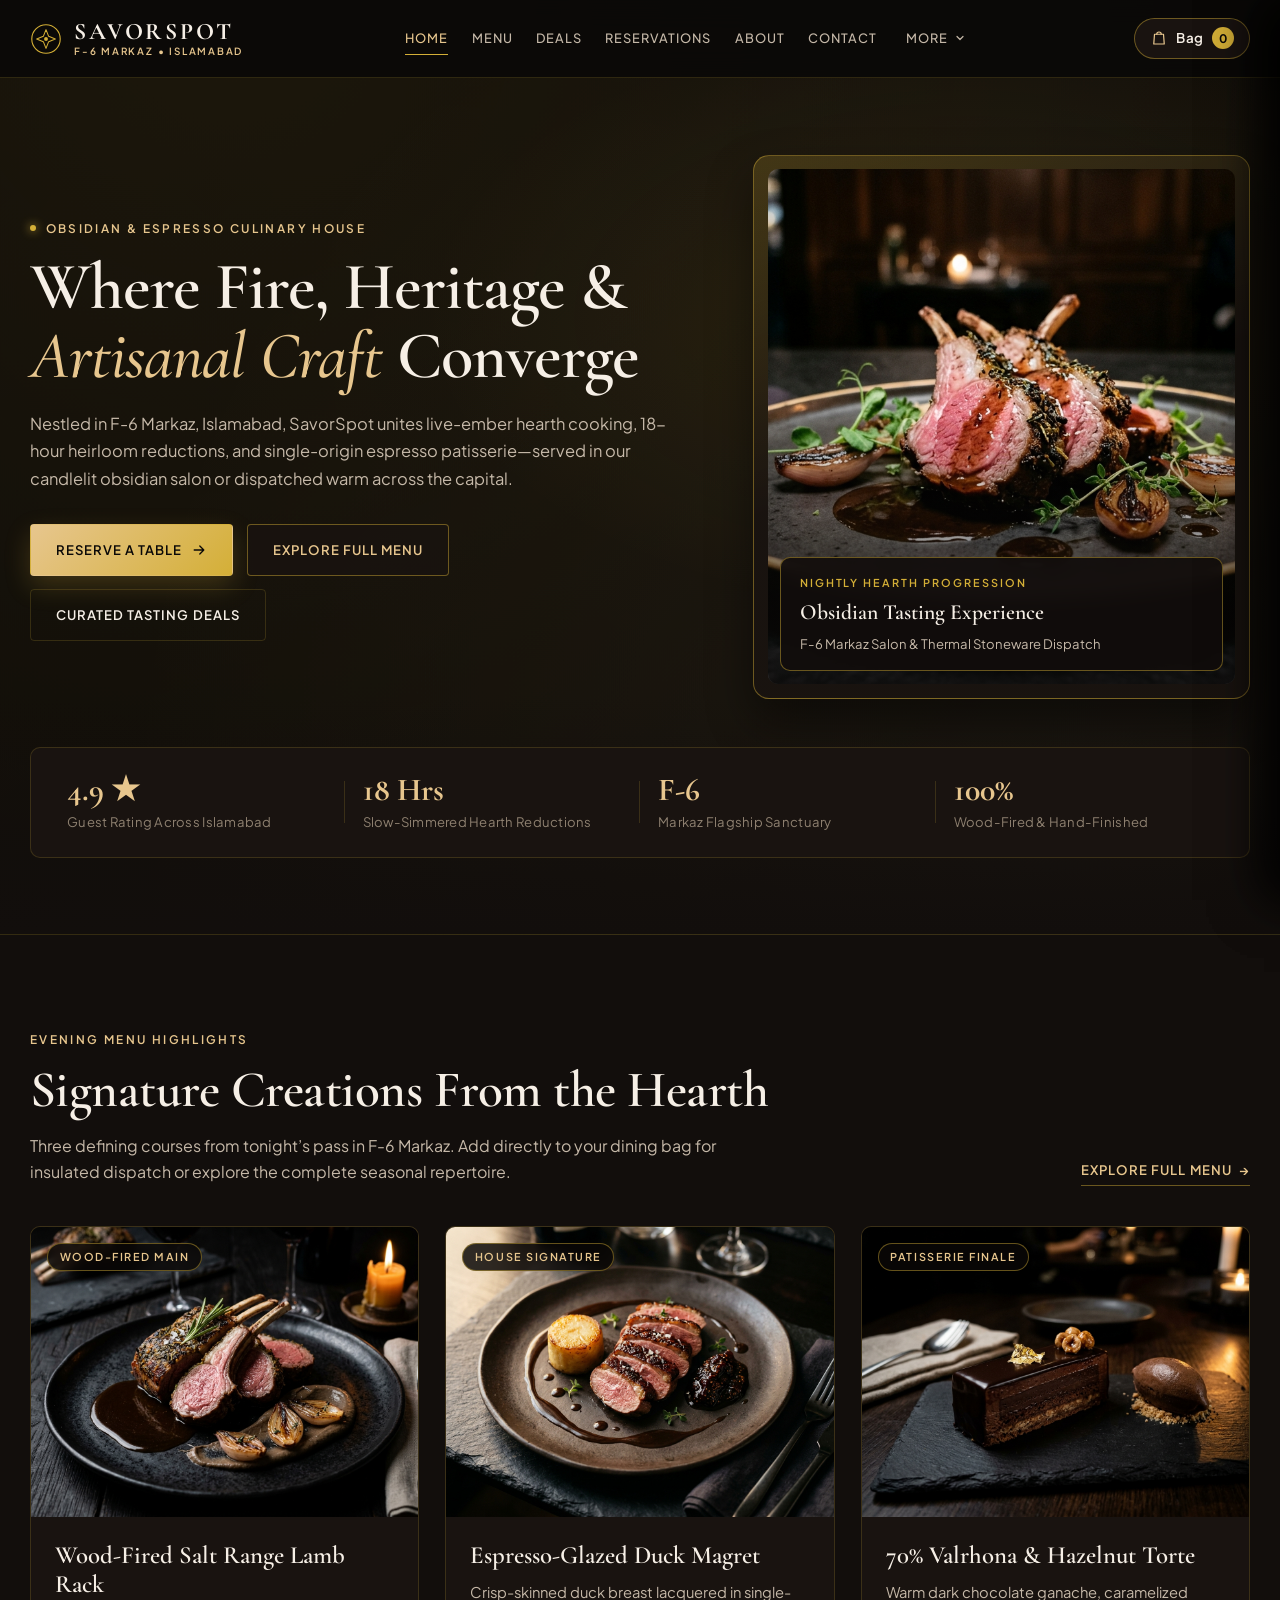
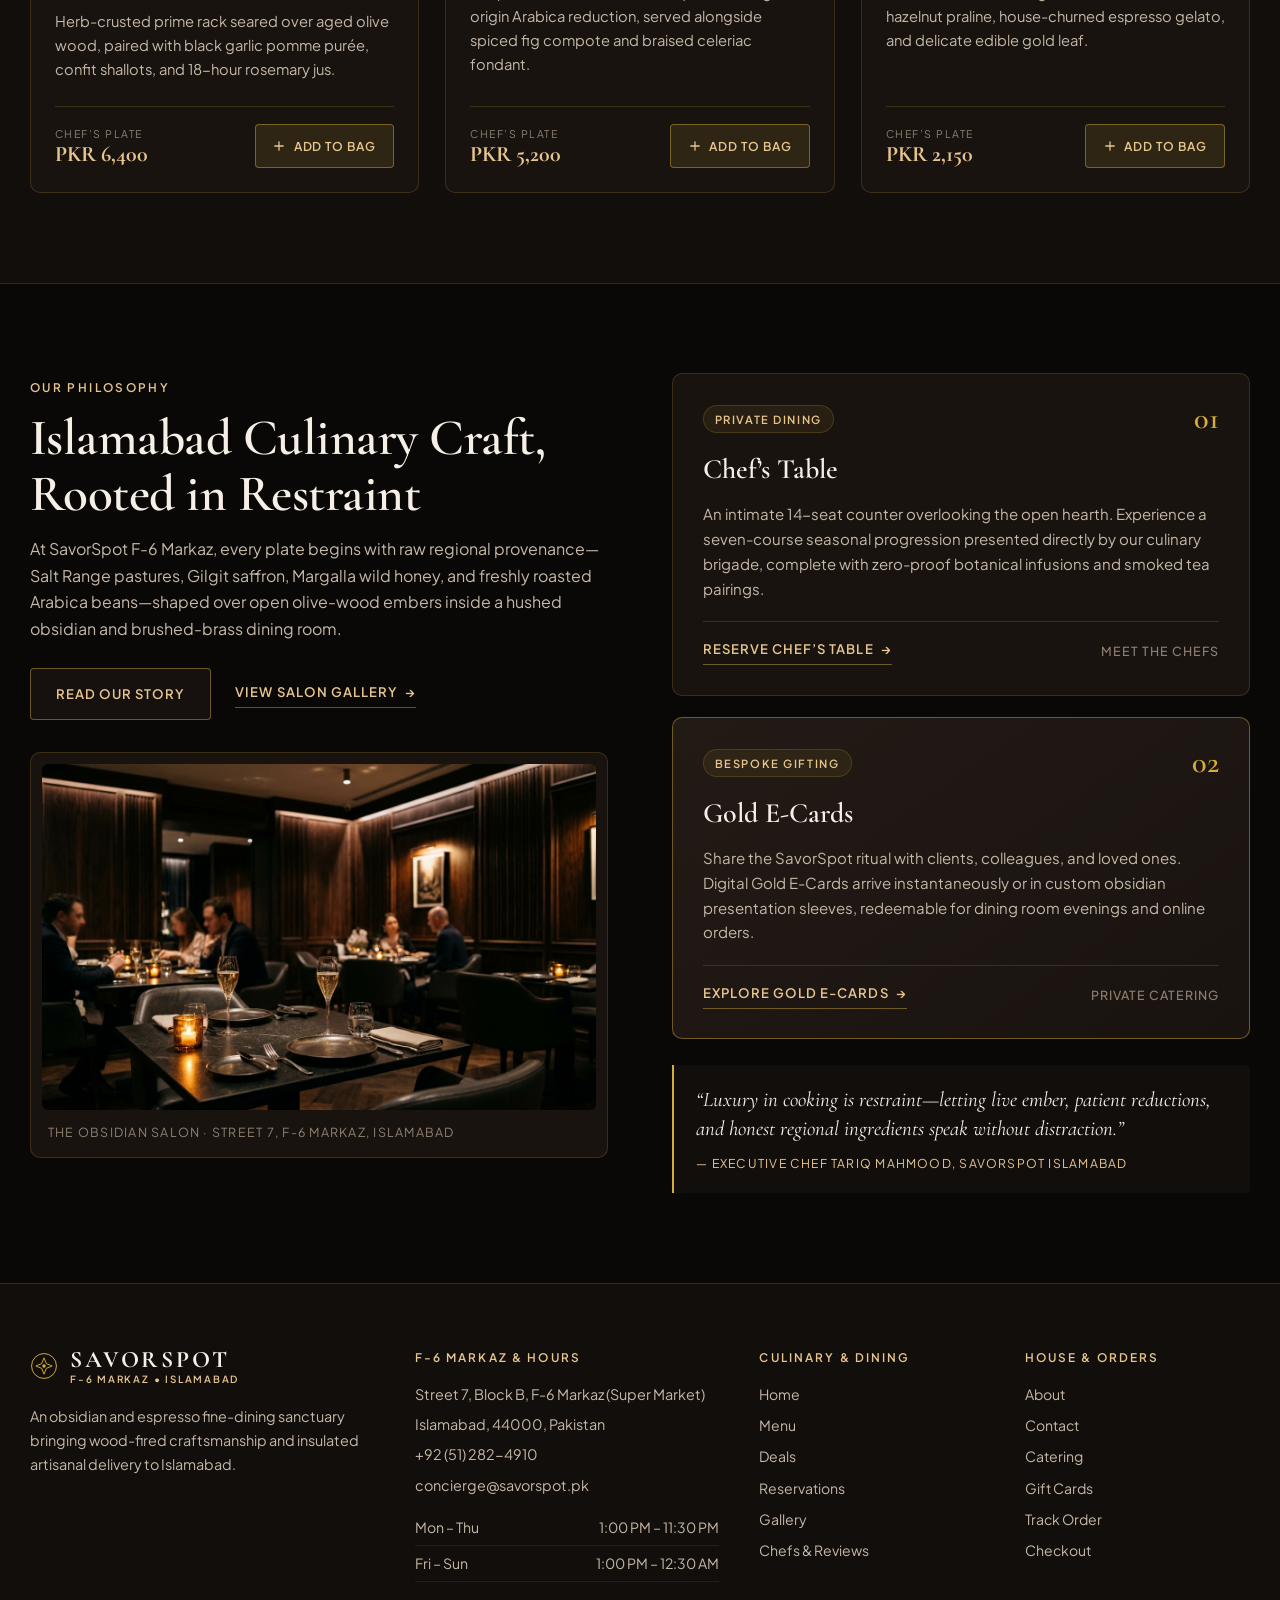
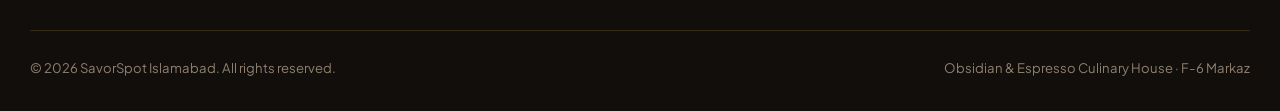
<file: index.html>
<!DOCTYPE html>
<html lang="en">
<head>
  <meta charset="UTF-8">
  <meta name="viewport" content="width=device-width, initial-scale=1.0">
  <meta name="description" content="SavorSpot — Luxury fine-dining and artisanal culinary house in F-6 Markaz, Islamabad. Wood-fired hearth plates, curated tasting deals, and insulated doorstep delivery.">
  <title>SavorSpot | Obsidian &amp; Espresso Culinary House — F-6 Markaz, Islamabad</title>

  <!-- Google Fonts: Cormorant Garamond & Plus Jakarta Sans -->
  <link rel="preconnect" href="https://fonts.googleapis.com">
  <link rel="preconnect" href="https://fonts.gstatic.com" crossorigin>
  <link href="https://fonts.googleapis.com/css2?family=Cormorant+Garamond:ital,wght@0,400;0,500;0,600;0,700;1,400;1,600&family=Plus+Jakarta+Sans:wght@400;500;600;700&display=swap" rel="stylesheet">

  <!-- Page Stylesheet -->
  <link rel="stylesheet" href="css/home.css">
</head>
<body>
  <a class="skip-link" href="#main-content">Skip to main content</a>

  <!-- Sticky Site Header -->
  <header class="site-header" id="site-header">
    <div class="container header-inner">
      <a class="brand-logo" href="index.html" aria-label="SavorSpot Home — F-6 Markaz, Islamabad">
        <span class="brand-crest" aria-hidden="true">
          <svg viewBox="0 0 36 36" width="32" height="32" fill="none" xmlns="http://www.w3.org/2000/svg">
            <rect x="2" y="2" width="32" height="32" rx="16" stroke="currentColor" stroke-width="1.25"/>
            <path d="M18 7.5L21 15L28.5 18L21 21L18 28.5L15 21L7.5 18L15 15L18 7.5Z" stroke="currentColor" stroke-width="1.2" stroke-linejoin="round"/>
            <circle cx="18" cy="18" r="2.2" fill="currentColor"/>
          </svg>
        </span>
        <span class="brand-text">
          <span class="brand-name">SAVORSPOT</span>
          <span class="brand-sub">F-6 Markaz &bull; Islamabad</span>
        </span>
      </a>

      <!-- Desktop Primary Navigation (12-Page Structure) -->
      <nav class="primary-nav" aria-label="Primary Navigation">
        <ul class="nav-list">
          <li><a class="nav-link active" href="index.html" aria-current="page">Home</a></li>
          <li><a class="nav-link" href="pages/menu.html">Menu</a></li>
          <li><a class="nav-link" href="pages/deals.html">Deals</a></li>
          <li><a class="nav-link" href="pages/reservations.html">Reservations</a></li>
          <li><a class="nav-link" href="pages/about.html">About</a></li>
          <li><a class="nav-link" href="pages/contact.html">Contact</a></li>
          <li class="nav-dropdown">
            <button
              type="button"
              class="nav-link nav-dropdown-toggle"
              id="nav-more-toggle"
              aria-expanded="false"
              aria-controls="nav-more-menu"
            >
              More
              <svg viewBox="0 0 16 16" width="12" height="12" fill="none" stroke="currentColor" stroke-width="1.6" aria-hidden="true">
                <path d="M4 6l4 4 4-4" stroke-linecap="round" stroke-linejoin="round"/>
              </svg>
            </button>
            <ul class="nav-dropdown-menu" id="nav-more-menu" hidden>
              <li><a class="nav-dropdown-link" href="pages/gallery.html">Gallery</a></li>
              <li><a class="nav-dropdown-link" href="pages/chefs-reviews.html">Chefs &amp; Reviews</a></li>
              <li><a class="nav-dropdown-link" href="pages/catering.html">Catering</a></li>
              <li><a class="nav-dropdown-link" href="pages/gift-cards.html">Gift Cards</a></li>
              <li><a class="nav-dropdown-link" href="pages/track-order.html">Track Order</a></li>
              <li><a class="nav-dropdown-link" href="pages/checkout.html">Checkout</a></li>
            </ul>
          </li>
        </ul>
      </nav>

      <!-- Header Utility Actions -->
      <div class="header-actions">
        <button
          type="button"
          class="cart-trigger"
          id="cart-toggle-btn"
          aria-label="Open dining bag"
          aria-expanded="false"
          aria-controls="savorCart"
        >
          <svg class="cart-icon" viewBox="0 0 24 24" width="18" height="18" fill="none" stroke="currentColor" stroke-width="1.6" stroke-linecap="round" stroke-linejoin="round" aria-hidden="true">
            <path d="M6 7h12l1 13H5L6 7z"/>
            <path d="M9 7a3 3 0 0 1 6 0"/>
          </svg>
          <span class="cart-trigger-label">Bag</span>
          <span class="cart-badge" id="navCartCount" aria-live="polite">0</span>
        </button>

        <button
          type="button"
          class="hamburger-btn"
          id="mobile-menu-toggle"
          aria-label="Toggle navigation menu"
          aria-expanded="false"
          aria-controls="mobile-nav-drawer"
        >
          <span class="hamburger-line" aria-hidden="true"></span>
          <span class="hamburger-line" aria-hidden="true"></span>
          <span class="hamburger-line" aria-hidden="true"></span>
        </button>
      </div>
    </div>

    <!-- Mobile Navigation Drawer (All 12 Pages) -->
    <div class="mobile-nav-backdrop" id="mobile-nav-backdrop" hidden></div>
    <nav class="mobile-nav-drawer" id="mobile-nav-drawer" aria-label="Mobile Navigation" hidden>
      <div class="mobile-nav-header">
        <span class="mobile-nav-eyebrow">SavorSpot Directory</span>
        <button type="button" class="icon-close-btn" id="mobile-nav-close" aria-label="Close navigation menu">
          <span aria-hidden="true">&times;</span>
        </button>
      </div>
      <ul class="mobile-nav-list">
        <li><a class="mobile-nav-link active" href="index.html" aria-current="page">Home</a></li>
        <li><a class="mobile-nav-link" href="pages/menu.html">Menu</a></li>
        <li><a class="mobile-nav-link" href="pages/deals.html">Deals</a></li>
        <li><a class="mobile-nav-link" href="pages/reservations.html">Reservations</a></li>
        <li><a class="mobile-nav-link" href="pages/about.html">About</a></li>
        <li><a class="mobile-nav-link" href="pages/contact.html">Contact</a></li>
        <li><a class="mobile-nav-link" href="pages/checkout.html">Checkout</a></li>
        <li><a class="mobile-nav-link" href="pages/track-order.html">Track Order</a></li>
        <li><a class="mobile-nav-link" href="pages/gift-cards.html">Gift Cards</a></li>
        <li><a class="mobile-nav-link" href="pages/gallery.html">Gallery</a></li>
        <li><a class="mobile-nav-link" href="pages/chefs-reviews.html">Chefs &amp; Reviews</a></li>
        <li><a class="mobile-nav-link" href="pages/catering.html">Catering</a></li>
      </ul>
      <div class="mobile-nav-footer">
        <p>F-6 Markaz, Islamabad</p>
        <p>Open Daily &middot; 1:00 PM &ndash; 12:30 AM</p>
      </div>
    </nav>
  </header>

  <main id="main-content">
    <!-- Hero Section -->
    <section class="hero" aria-labelledby="hero-heading">
      <div class="hero-ambient" aria-hidden="true"></div>
      <div class="container">
        <div class="hero-grid">
          <div class="hero-content">
            <p class="eyebrow">
              <span class="eyebrow-dot" aria-hidden="true"></span>
              Obsidian &amp; Espresso Culinary House
            </p>
            <h1 id="hero-heading" class="hero-title">
              Where Fire, Heritage &amp; <em>Artisanal Craft</em> Converge
            </h1>
            <p class="hero-tagline">
              Nestled in F-6 Markaz, Islamabad, SavorSpot unites live-ember hearth cooking, 18-hour heirloom reductions, and single-origin espresso patisserie&mdash;served in our candlelit obsidian salon or dispatched warm across the capital.
            </p>

            <div class="hero-actions">
              <a class="btn btn-primary" href="pages/reservations.html">
                Reserve a Table
                <svg viewBox="0 0 20 20" width="16" height="16" fill="none" stroke="currentColor" stroke-width="1.6" aria-hidden="true">
                  <path d="M4 10h12M11 5l5 5-5 5" stroke-linecap="round" stroke-linejoin="round"/>
                </svg>
              </a>
              <a class="btn btn-secondary" href="pages/menu.html">Explore Full Menu</a>
              <a class="btn btn-ghost-gold" href="pages/deals.html">Curated Tasting Deals</a>
            </div>
          </div>

          <div class="hero-visual">
            <figure class="hero-frame">
              <div class="hero-image-wrap">
                <img
                  src="images/hero-feast.jpg"
                  alt="Seared Salt Range lamb rack with charred shallots and herb reduction plated on dark obsidian stoneware"
                  class="hero-image"
                  loading="eager"
                  onerror="this.parentElement.classList.add('is-fallback'); this.remove();"
                >
                <div class="hero-fallback-art" aria-hidden="true">
                  <span class="fallback-monogram">S</span>
                  <span class="fallback-caption">F-6 Markaz &bull; Culinary House</span>
                </div>
                <div class="hero-image-scrim" aria-hidden="true"></div>
              </div>
              <figcaption class="hero-plate-card">
                <span class="plate-tag">Nightly Hearth Progression</span>
                <strong class="plate-name">Obsidian Tasting Experience</strong>
                <span class="plate-detail">F-6 Markaz Salon &amp; Thermal Stoneware Dispatch</span>
              </figcaption>
            </figure>
          </div>
        </div>

        <!-- 4-Item Stats Bar -->
        <dl class="hero-stats" aria-label="SavorSpot House Highlights">
          <div class="hero-stat-item">
            <dt class="stat-value">4.9 &#9733;</dt>
            <dd class="stat-label">Guest Rating Across Islamabad</dd>
          </div>
          <div class="hero-stat-item">
            <dt class="stat-value">18 Hrs</dt>
            <dd class="stat-label">Slow-Simmered Hearth Reductions</dd>
          </div>
          <div class="hero-stat-item">
            <dt class="stat-value">F-6</dt>
            <dd class="stat-label">Markaz Flagship Sanctuary</dd>
          </div>
          <div class="hero-stat-item">
            <dt class="stat-value">100%</dt>
            <dd class="stat-label">Wood-Fired &amp; Hand-Finished</dd>
          </div>
        </dl>
      </div>
    </section>

    <!-- Evening Menu Highlights (3 Signature Dish Cards) -->
    <section class="highlights section-pad" id="evening-highlights" aria-labelledby="highlights-heading">
      <div class="container">
        <div class="section-header-row">
          <div class="section-header">
            <p class="eyebrow">Evening Menu Highlights</p>
            <h2 id="highlights-heading" class="section-title">Signature Creations From the Hearth</h2>
            <p class="section-lead">
              Three defining courses from tonight&rsquo;s pass in F-6 Markaz. Add directly to your dining bag for insulated dispatch or explore the complete seasonal repertoire.
            </p>
          </div>
          <a class="text-link" href="pages/menu.html">
            Explore Full Menu
            <span aria-hidden="true">&rarr;</span>
          </a>
        </div>

        <div class="dishes-grid" id="evening-dishes-grid">
          <!-- Signature Dish 1 -->
          <article class="dish-card" data-dish-id="salt-range-lamb-rack">
            <div class="dish-media">
              <img
                src="images/dish-lamb-rack.jpg"
                alt="Wood-Fired Salt Range Lamb Rack with rosemary jus and charred shallots on obsidian stoneware"
                class="dish-img"
                loading="lazy"
                onerror="this.parentElement.classList.add('is-fallback'); this.remove();"
              >
              <div class="dish-fallback" aria-hidden="true"><span>Hearth Signature</span></div>
              <span class="dish-tag">Wood-Fired Main</span>
            </div>
            <div class="dish-body">
              <h3 class="dish-name">Wood-Fired Salt Range Lamb Rack</h3>
              <p class="dish-desc">
                Herb-crusted prime rack seared over aged olive wood, paired with black garlic pomme pur&eacute;e, confit shallots, and 18-hour rosemary jus.
              </p>
              <div class="dish-card-footer">
                <div class="dish-price-group">
                  <span class="dish-price-label">Chef&rsquo;s Plate</span>
                  <span class="dish-price">PKR 6,400</span>
                </div>
                <button type="button" class="add-bag-btn" data-add-id="salt-range-lamb-rack">
                  <svg viewBox="0 0 20 20" width="14" height="14" fill="none" stroke="currentColor" stroke-width="1.8" aria-hidden="true">
                    <path d="M10 4v12M4 10h12" stroke-linecap="round"/>
                  </svg>
                  Add to Bag
                </button>
              </div>
            </div>
          </article>

          <!-- Signature Dish 2 -->
          <article class="dish-card" data-dish-id="espresso-duck-magret">
            <div class="dish-media">
              <img
                src="images/dish-duck-magret.jpg"
                alt="Espresso-Glazed Duck Magret with spiced fig compote and celeriac fondant"
                class="dish-img"
                loading="lazy"
                onerror="this.parentElement.classList.add('is-fallback'); this.remove();"
              >
              <div class="dish-fallback" aria-hidden="true"><span>House Signature</span></div>
              <span class="dish-tag">House Signature</span>
            </div>
            <div class="dish-body">
              <h3 class="dish-name">Espresso-Glazed Duck Magret</h3>
              <p class="dish-desc">
                Crisp-skinned duck breast lacquered in single-origin Arabica reduction, served alongside spiced fig compote and braised celeriac fondant.
              </p>
              <div class="dish-card-footer">
                <div class="dish-price-group">
                  <span class="dish-price-label">Chef&rsquo;s Plate</span>
                  <span class="dish-price">PKR 5,200</span>
                </div>
                <button type="button" class="add-bag-btn" data-add-id="espresso-duck-magret">
                  <svg viewBox="0 0 20 20" width="14" height="14" fill="none" stroke="currentColor" stroke-width="1.8" aria-hidden="true">
                    <path d="M10 4v12M4 10h12" stroke-linecap="round"/>
                  </svg>
                  Add to Bag
                </button>
              </div>
            </div>
          </article>

          <!-- Signature Dish 3 -->
          <article class="dish-card" data-dish-id="valrhona-espresso-torte">
            <div class="dish-media">
              <img
                src="images/dish-valrhona-torte.jpg"
                alt="70% Valrhona Chocolate and Roasted Hazelnut Torte finished with edible gold leaf and espresso gelato"
                class="dish-img"
                loading="lazy"
                onerror="this.parentElement.classList.add('is-fallback'); this.remove();"
              >
              <div class="dish-fallback" aria-hidden="true"><span>Patisserie Finale</span></div>
              <span class="dish-tag">Patisserie Finale</span>
            </div>
            <div class="dish-body">
              <h3 class="dish-name">70% Valrhona &amp; Hazelnut Torte</h3>
              <p class="dish-desc">
                Warm dark chocolate ganache, caramelized hazelnut praline, house-churned espresso gelato, and delicate edible gold leaf.
              </p>
              <div class="dish-card-footer">
                <div class="dish-price-group">
                  <span class="dish-price-label">Chef&rsquo;s Plate</span>
                  <span class="dish-price">PKR 2,150</span>
                </div>
                <button type="button" class="add-bag-btn" data-add-id="valrhona-espresso-torte">
                  <svg viewBox="0 0 20 20" width="14" height="14" fill="none" stroke="currentColor" stroke-width="1.8" aria-hidden="true">
                    <path d="M10 4v12M4 10h12" stroke-linecap="round"/>
                  </svg>
                  Add to Bag
                </button>
              </div>
            </div>
          </article>
        </div>
      </div>
    </section>

    <!-- Philosophy & Experience Cards -->
    <section class="philosophy section-pad" id="philosophy" aria-labelledby="philosophy-heading">
      <div class="container">
        <div class="philosophy-layout">
          <!-- Left Split: Islamabad Culinary Craft -->
          <div class="philosophy-story">
            <p class="eyebrow">Our Philosophy</p>
            <h2 id="philosophy-heading" class="section-title">Islamabad Culinary Craft, Rooted in Restraint</h2>
            <p class="section-lead">
              At SavorSpot F-6 Markaz, every plate begins with raw regional provenance&mdash;Salt Range pastures, Gilgit saffron, Margalla wild honey, and freshly roasted Arabica beans&mdash;shaped over open olive-wood embers inside a hushed obsidian and brushed-brass dining room.
            </p>

            <div class="philosophy-links">
              <a class="btn btn-secondary" href="pages/about.html">Read Our Story</a>
              <a class="text-link" href="pages/gallery.html">
                View Salon Gallery
                <span aria-hidden="true">&rarr;</span>
              </a>
            </div>

            <figure class="ambiance-frame">
              <div class="ambiance-image-wrap">
                <img
                  src="images/ambiance-dining.jpg"
                  alt="Candlelit SavorSpot dining room in F-6 Markaz with dark espresso wood, obsidian stone tables, and warm gold accents"
                  class="ambiance-image"
                  loading="lazy"
                  onerror="this.parentElement.classList.add('is-fallback'); this.remove();"
                >
                <div class="ambiance-fallback-art" aria-hidden="true">
                  <span>F-6 Markaz Obsidian Salon</span>
                </div>
              </div>
              <figcaption class="ambiance-caption">
                The Obsidian Salon &middot; Street 7, F-6 Markaz, Islamabad
              </figcaption>
            </figure>
          </div>

          <!-- Right Split: Experience Highlight Cards -->
          <div class="experience-cards">
            <article class="experience-highlight-card">
              <div class="exp-card-top">
                <span class="exp-badge">Private Dining</span>
                <span class="exp-num" aria-hidden="true">01</span>
              </div>
              <h3 class="exp-title">Chef&rsquo;s Table</h3>
              <p class="exp-desc">
                An intimate 14-seat counter overlooking the open hearth. Experience a seven-course seasonal progression presented directly by our culinary brigade, complete with zero-proof botanical infusions and smoked tea pairings.
              </p>
              <div class="exp-card-actions">
                <a class="text-link" href="pages/reservations.html">
                  Reserve Chef&rsquo;s Table
                  <span aria-hidden="true">&rarr;</span>
                </a>
                <a class="exp-sub-link" href="pages/chefs-reviews.html">Meet the Chefs</a>
              </div>
            </article>

            <article class="experience-highlight-card is-elevated">
              <div class="exp-card-top">
                <span class="exp-badge">Bespoke Gifting</span>
                <span class="exp-num" aria-hidden="true">02</span>
              </div>
              <h3 class="exp-title">Gold E-Cards</h3>
              <p class="exp-desc">
                Share the SavorSpot ritual with clients, colleagues, and loved ones. Digital Gold E-Cards arrive instantaneously or in custom obsidian presentation sleeves, redeemable for dining room evenings and online orders.
              </p>
              <div class="exp-card-actions">
                <a class="text-link" href="pages/gift-cards.html">
                  Explore Gold E-Cards
                  <span aria-hidden="true">&rarr;</span>
                </a>
                <a class="exp-sub-link" href="pages/catering.html">Private Catering</a>
              </div>
            </article>

            <blockquote class="chef-quote">
              <p>&ldquo;Luxury in cooking is restraint&mdash;letting live ember, patient reductions, and honest regional ingredients speak without distraction.&rdquo;</p>
              <footer>&mdash; Executive Chef Tariq Mahmood, SavorSpot Islamabad</footer>
            </blockquote>
          </div>
        </div>
      </div>
    </section>
  </main>

  <!-- Multi-Column Site Footer -->
  <footer class="site-footer" aria-label="Footer">
    <div class="container">
      <div class="footer-grid">
        <div class="footer-brand">
          <a class="brand-logo footer-logo" href="index.html">
            <span class="brand-crest" aria-hidden="true">
              <svg viewBox="0 0 36 36" width="28" height="28" fill="none" xmlns="http://www.w3.org/2000/svg">
                <rect x="2" y="2" width="32" height="32" rx="16" stroke="currentColor" stroke-width="1.25"/>
                <path d="M18 7.5L21 15L28.5 18L21 21L18 28.5L15 21L7.5 18L15 15L18 7.5Z" stroke="currentColor" stroke-width="1.2" stroke-linejoin="round"/>
                <circle cx="18" cy="18" r="2.2" fill="currentColor"/>
              </svg>
            </span>
            <span class="brand-text">
              <span class="brand-name">SAVORSPOT</span>
              <span class="brand-sub">F-6 Markaz &bull; Islamabad</span>
            </span>
          </a>
          <p class="footer-tagline">
            An obsidian and espresso fine-dining sanctuary bringing wood-fired craftsmanship and insulated artisanal delivery to Islamabad.
          </p>
        </div>

        <div class="footer-col">
          <h3 class="footer-heading">F-6 Markaz &amp; Hours</h3>
          <address class="footer-address">
            <p>Street 7, Block B, F-6 Markaz (Super Market)</p>
            <p>Islamabad, 44000, Pakistan</p>
            <p><a href="tel:+92512824910">+92 (51) 282-4910</a></p>
            <p><a href="mailto:concierge@savorspot.pk">concierge@savorspot.pk</a></p>
          </address>
          <ul class="footer-hours">
            <li><span>Mon &ndash; Thu</span><span>1:00 PM &ndash; 11:30 PM</span></li>
            <li><span>Fri &ndash; Sun</span><span>1:00 PM &ndash; 12:30 AM</span></li>
          </ul>
        </div>

        <div class="footer-col">
          <h3 class="footer-heading">Culinary &amp; Dining</h3>
          <ul class="footer-links">
            <li><a href="index.html">Home</a></li>
            <li><a href="pages/menu.html">Menu</a></li>
            <li><a href="pages/deals.html">Deals</a></li>
            <li><a href="pages/reservations.html">Reservations</a></li>
            <li><a href="pages/gallery.html">Gallery</a></li>
            <li><a href="pages/chefs-reviews.html">Chefs &amp; Reviews</a></li>
          </ul>
        </div>

        <div class="footer-col">
          <h3 class="footer-heading">House &amp; Orders</h3>
          <ul class="footer-links">
            <li><a href="pages/about.html">About</a></li>
            <li><a href="pages/contact.html">Contact</a></li>
            <li><a href="pages/catering.html">Catering</a></li>
            <li><a href="pages/gift-cards.html">Gift Cards</a></li>
            <li><a href="pages/track-order.html">Track Order</a></li>
            <li><a href="pages/checkout.html">Checkout</a></li>
          </ul>
        </div>
      </div>

      <div class="footer-bottom">
        <p>&copy; <span id="footer-year">2026</span> SavorSpot Islamabad. All rights reserved.</p>
        <p class="footer-note">Obsidian &amp; Espresso Culinary House &middot; F-6 Markaz</p>
      </div>
    </div>
  </footer>

  <!-- Slide-Over Interactive Bag Drawer (#savorCart) -->
  <div class="cart-backdrop" id="cart-backdrop" hidden></div>
  <aside
    class="cart-drawer"
    id="savorCart"
    role="dialog"
    aria-modal="true"
    aria-labelledby="cart-drawer-title"
    hidden
  >
    <div class="cart-drawer-header">
      <div>
        <p class="cart-drawer-eyebrow">Artisanal Dispatch</p>
        <h2 id="cart-drawer-title" class="cart-drawer-title">Your Dining Bag</h2>
      </div>
      <button type="button" class="icon-close-btn" id="cart-close-btn" aria-label="Close dining bag">
        <span aria-hidden="true">&times;</span>
      </button>
    </div>

    <div class="cart-drawer-body" id="cart-items-container">
      <!-- Populated dynamically from localStorage ("savorCart") -->
    </div>

    <div class="cart-drawer-footer" id="cart-drawer-footer">
      <div class="cart-delivery-progress" id="cart-delivery-box">
        <p class="cart-delivery-note" id="cart-delivery-note">
          Add PKR 4,500 more for complimentary insulated delivery in Islamabad.
        </p>
        <div class="cart-progress-track" aria-hidden="true">
          <div class="cart-progress-fill" id="cart-delivery-progress"></div>
        </div>
      </div>

      <div class="cart-summary-row">
        <span>Subtotal</span>
        <strong id="cart-subtotal">PKR 0</strong>
      </div>

      <div class="cart-footer-actions">
        <button type="button" class="btn btn-primary btn-full" id="cart-checkout-btn">
          Proceed to Checkout
        </button>
        <div class="cart-secondary-actions">
          <a class="btn btn-ghost" href="pages/menu.html">Full Menu</a>
          <button type="button" class="btn btn-ghost btn-danger-text" id="cart-clear-btn">Clear Bag</button>
        </div>
      </div>
    </div>
  </aside>

  <!-- Toast Notification Region -->
  <div class="toast-container" id="toast-container" aria-live="polite" aria-atomic="true"></div>

  <!-- Page JavaScript -->
  <script src="js/home.js"></script>
</body>
</html>
</file>
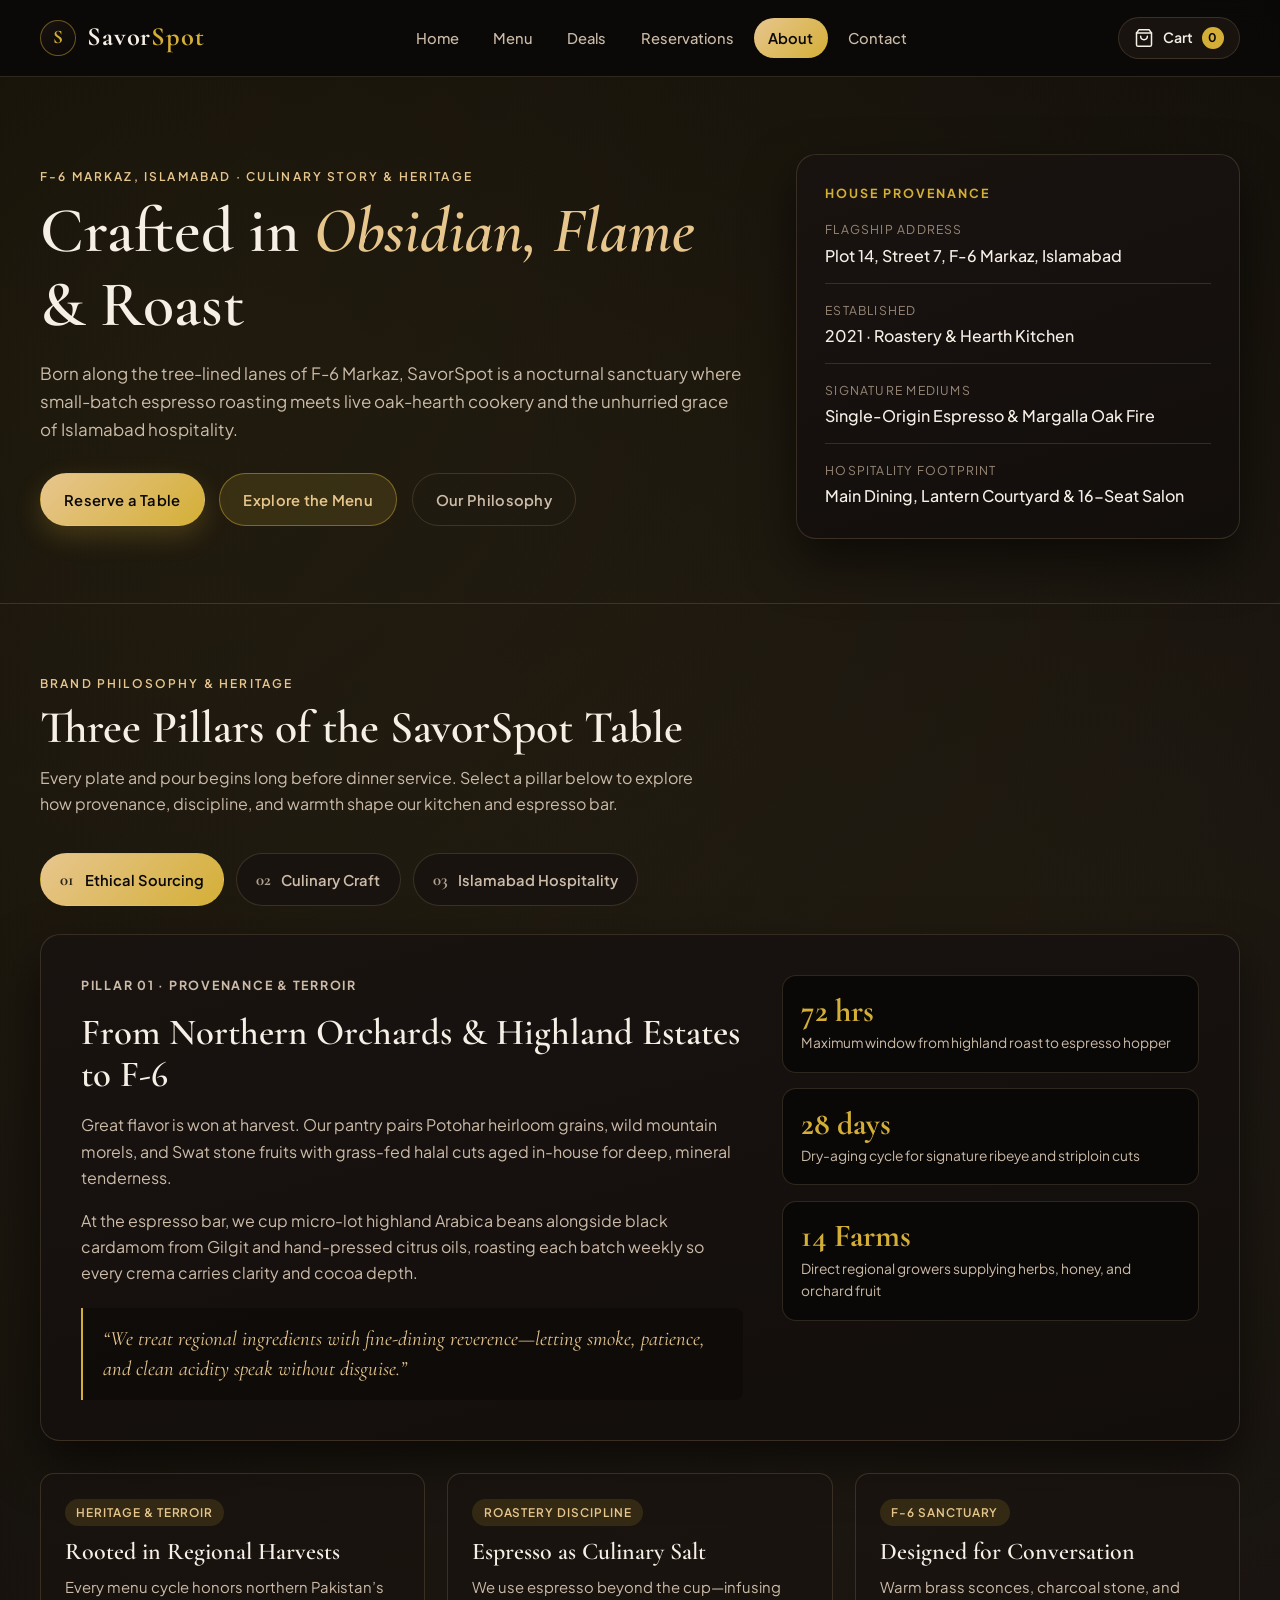
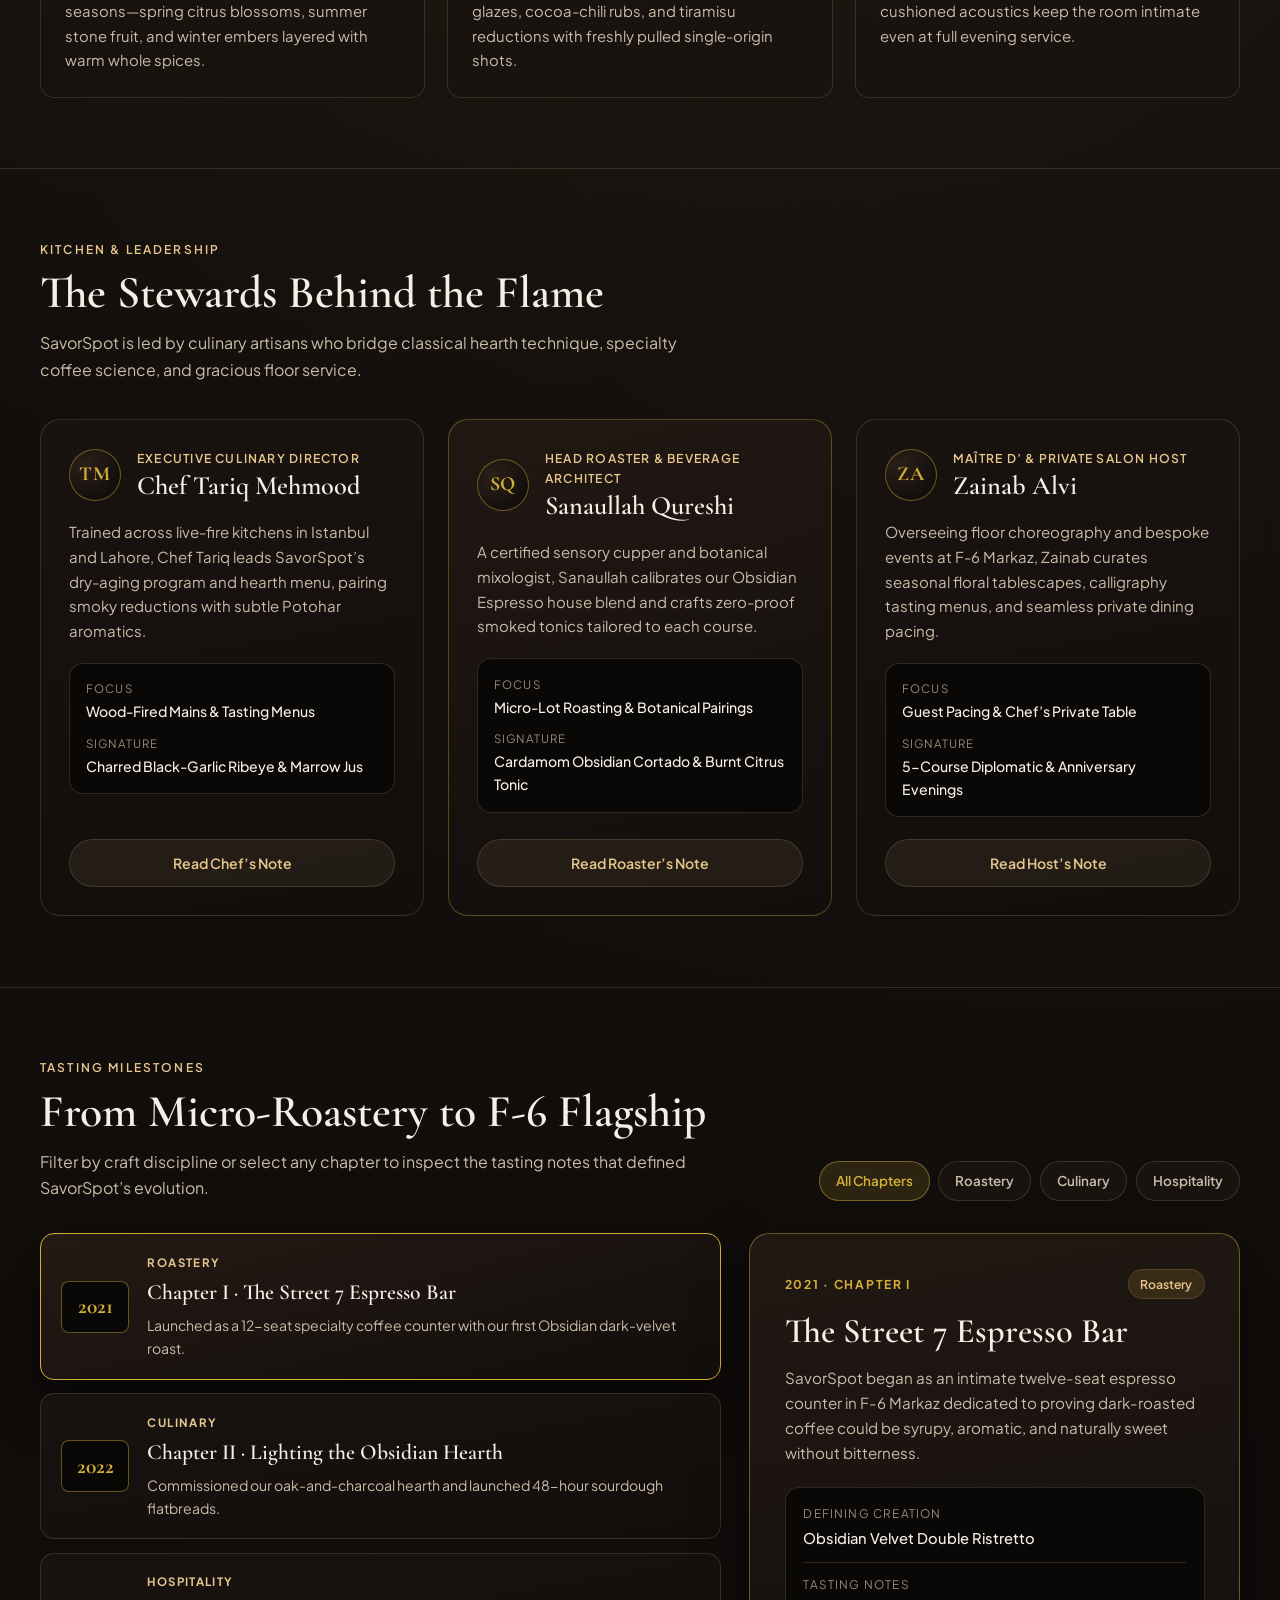
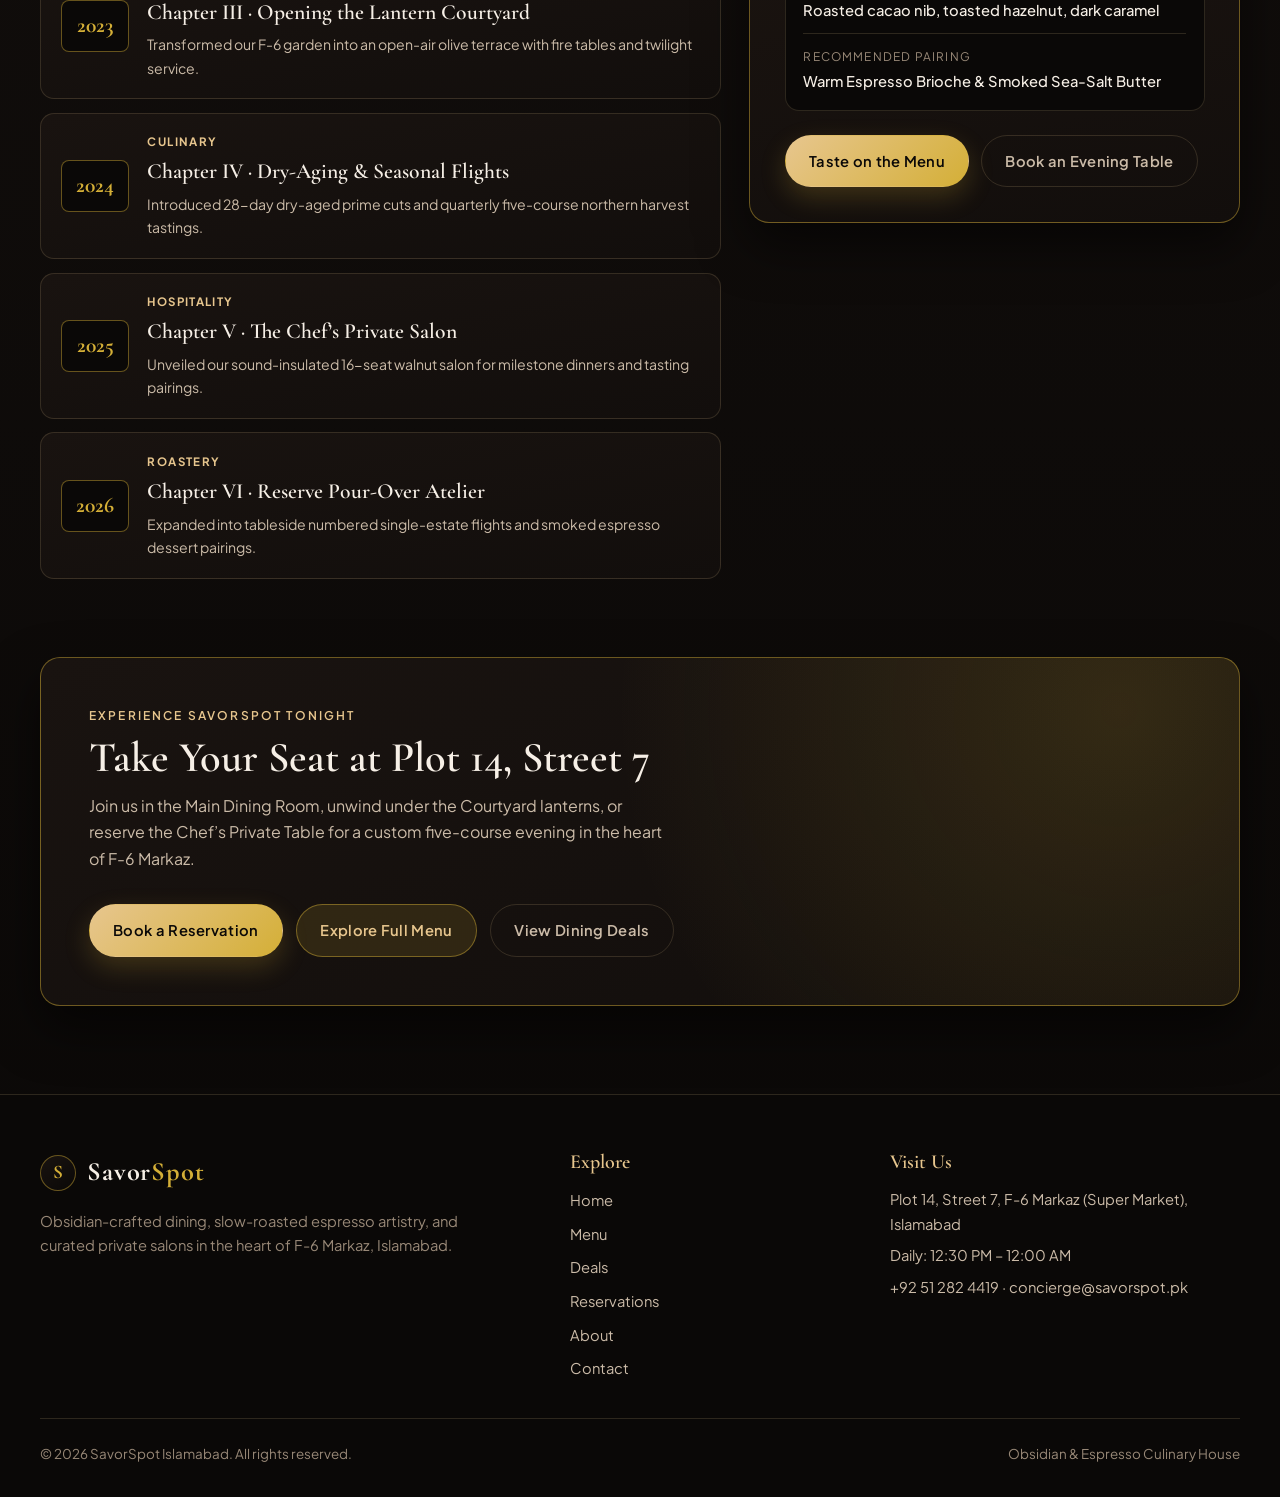
<file: pages/about.html>
<!DOCTYPE html>
<html lang="en">
<head>
  <meta charset="UTF-8">
  <meta name="viewport" content="width=device-width, initial-scale=1.0">
  <meta name="description" content="Discover the culinary story, ethical sourcing, wood-fired craft, and Islamabad hospitality behind SavorSpot in F-6 Markaz.">
  <title>About &amp; Culinary Story | SavorSpot Islamabad</title>
  <link rel="preconnect" href="https://fonts.googleapis.com">
  <link rel="preconnect" href="https://fonts.gstatic.com" crossorigin>
  <link href="https://fonts.googleapis.com/css2?family=Cormorant+Garamond:ital,wght@0,500;0,600;0,700;1,500;1,600&family=Plus+Jakarta+Sans:wght@400;500;600;700&display=swap" rel="stylesheet">
  <link rel="stylesheet" href="../css/about.css">
  <script src="../js/about.js" defer></script>
</head>
<body>
  <a class="skip-link" href="#mainContent">Skip to main content</a>

  <header class="site-header" id="siteHeader">
    <div class="container header-inner">
      <a href="../index.html" class="brand-logo" aria-label="SavorSpot Home">
        <span class="brand-mark" aria-hidden="true">S</span>
        <span class="brand-text">Savor<span>Spot</span></span>
      </a>

      <nav class="site-nav" id="siteNav" aria-label="Primary Navigation">
        <ul class="nav-list">
          <li><a href="../index.html" class="nav-link">Home</a></li>
          <li><a href="menu.html" class="nav-link">Menu</a></li>
          <li><a href="deals.html" class="nav-link">Deals</a></li>
          <li><a href="reservations.html" class="nav-link">Reservations</a></li>
          <li><a href="about.html" class="nav-link active" aria-current="page">About</a></li>
          <li><a href="contact.html" class="nav-link">Contact</a></li>
        </ul>
      </nav>

      <div class="header-actions">
        <button
          type="button"
          class="cart-toggle"
          id="cartToggle"
          aria-label="Open order cart"
          aria-controls="savorCart"
          aria-expanded="false"
        >
          <svg class="icon-cart" width="20" height="20" viewBox="0 0 24 24" fill="none" stroke="currentColor" stroke-width="1.8" stroke-linecap="round" stroke-linejoin="round" aria-hidden="true">
            <path d="M6 2L3 6v14a2 2 0 0 0 2 2h14a2 2 0 0 0 2-2V6l-3-4z"></path>
            <line x1="3" y1="6" x2="21" y2="6"></line>
            <path d="M16 10a4 4 0 0 1-8 0"></path>
          </svg>
          <span class="cart-label">Cart</span>
          <span class="cart-badge" id="cartCount" data-cart-count>0</span>
        </button>

        <button
          type="button"
          class="nav-toggle"
          id="navToggle"
          aria-label="Toggle navigation menu"
          aria-controls="siteNav"
          aria-expanded="false"
        >
          <span class="hamburger-line"></span>
          <span class="hamburger-line"></span>
          <span class="hamburger-line"></span>
        </button>
      </div>
    </div>
  </header>

  <main id="mainContent">
    <section class="about-hero" aria-labelledby="aboutHeading">
      <div class="container hero-grid">
        <div class="hero-copy">
          <p class="eyebrow">F-6 Markaz, Islamabad &middot; Culinary Story &amp; Heritage</p>
          <h1 id="aboutHeading">Crafted in <em>Obsidian, Flame</em> &amp; Roast</h1>
          <p class="hero-lead">
            Born along the tree-lined lanes of F-6 Markaz, SavorSpot is a nocturnal sanctuary where small-batch
            espresso roasting meets live oak-hearth cookery and the unhurried grace of Islamabad hospitality.
          </p>
          <div class="hero-actions">
            <a href="reservations.html" class="btn-primary">Reserve a Table</a>
            <a href="menu.html" class="btn-secondary">Explore the Menu</a>
            <a href="#philosophySection" class="btn-ghost">Our Philosophy</a>
          </div>
        </div>

        <aside class="hero-atelier-card" aria-label="SavorSpot house provenance overview">
          <p class="atelier-kicker">House Provenance</p>
          <dl class="atelier-meta-list">
            <div class="atelier-meta-item">
              <dt>Flagship Address</dt>
              <dd>Plot 14, Street 7, F-6 Markaz, Islamabad</dd>
            </div>
            <div class="atelier-meta-item">
              <dt>Established</dt>
              <dd>2021 &middot; Roastery &amp; Hearth Kitchen</dd>
            </div>
            <div class="atelier-meta-item">
              <dt>Signature Mediums</dt>
              <dd>Single-Origin Espresso &amp; Margalla Oak Fire</dd>
            </div>
            <div class="atelier-meta-item">
              <dt>Hospitality Footprint</dt>
              <dd>Main Dining, Lantern Courtyard &amp; 16-Seat Salon</dd>
            </div>
          </dl>
        </aside>
      </div>
    </section>

    <section class="philosophy-section" id="philosophySection" aria-labelledby="philosophyHeading">
      <div class="container">
        <header class="section-header">
          <p class="eyebrow">Brand Philosophy &amp; Heritage</p>
          <h2 id="philosophyHeading">Three Pillars of the SavorSpot Table</h2>
          <p class="section-subtitle">
            Every plate and pour begins long before dinner service. Select a pillar below to explore how provenance,
            discipline, and warmth shape our kitchen and espresso bar.
          </p>
        </header>

        <div class="philosophy-tabs" role="tablist" aria-label="Culinary Philosophy Pillars">
          <button
            type="button"
            class="pillar-tab is-active"
            id="tab-sourcing"
            role="tab"
            aria-selected="true"
            aria-controls="panel-sourcing"
            data-pillar="sourcing"
            tabindex="0"
          >
            <span class="tab-index" aria-hidden="true">01</span>
            <span>Ethical Sourcing</span>
          </button>

          <button
            type="button"
            class="pillar-tab"
            id="tab-craft"
            role="tab"
            aria-selected="false"
            aria-controls="panel-craft"
            data-pillar="craft"
            tabindex="-1"
          >
            <span class="tab-index" aria-hidden="true">02</span>
            <span>Culinary Craft</span>
          </button>

          <button
            type="button"
            class="pillar-tab"
            id="tab-hospitality"
            role="tab"
            aria-selected="false"
            aria-controls="panel-hospitality"
            data-pillar="hospitality"
            tabindex="-1"
          >
            <span class="tab-index" aria-hidden="true">03</span>
            <span>Islamabad Hospitality</span>
          </button>
        </div>

        <div class="philosophy-stage">
          <article
            class="pillar-panel is-active"
            id="panel-sourcing"
            role="tabpanel"
            aria-labelledby="tab-sourcing"
            tabindex="0"
          >
            <div class="pillar-layout">
              <div class="pillar-copy">
                <p class="pillar-kicker">Pillar 01 &middot; Provenance &amp; Terroir</p>
                <h3>From Northern Orchards &amp; Highland Estates to F-6</h3>
                <p>
                  Great flavor is won at harvest. Our pantry pairs Potohar heirloom grains, wild mountain morels,
                  and Swat stone fruits with grass-fed halal cuts aged in-house for deep, mineral tenderness.
                </p>
                <p>
                  At the espresso bar, we cup micro-lot highland Arabica beans alongside black cardamom from Gilgit
                  and hand-pressed citrus oils, roasting each batch weekly so every crema carries clarity and cocoa depth.
                </p>
                <blockquote class="editorial-quote">
                  &ldquo;We treat regional ingredients with fine-dining reverence&mdash;letting smoke, patience, and clean
                  acidity speak without disguise.&rdquo;
                </blockquote>
              </div>
              <div class="pillar-metrics" aria-label="Sourcing standards">
                <div class="metric-card">
                  <span class="metric-value">72 hrs</span>
                  <span class="metric-label">Maximum window from highland roast to espresso hopper</span>
                </div>
                <div class="metric-card">
                  <span class="metric-value">28 days</span>
                  <span class="metric-label">Dry-aging cycle for signature ribeye and striploin cuts</span>
                </div>
                <div class="metric-card">
                  <span class="metric-value">14 Farms</span>
                  <span class="metric-label">Direct regional growers supplying herbs, honey, and orchard fruit</span>
                </div>
              </div>
            </div>
          </article>

          <article
            class="pillar-panel"
            id="panel-craft"
            role="tabpanel"
            aria-labelledby="tab-craft"
            tabindex="0"
            hidden
          >
            <div class="pillar-layout">
              <div class="pillar-copy">
                <p class="pillar-kicker">Pillar 02 &middot; Fire, Fermentation &amp; Extraction</p>
                <h3>Where Wood-Fired Intensity Meets Precision</h3>
                <p>
                  Our open obsidian hearth burns seasoned oak and fruitwood to create a searing bed of embers while
                  slow-simmered bone reductions and 48-hour fermented sourdough bases build quiet complexity behind the scenes.
                </p>
                <p>
                  From espresso-rubbed short ribs to tableside pour-over flights calibrated to 93&deg;C, kitchen and
                  bar operate as a single atelier&mdash;balancing bitter roast notes with caramelized savory warmth.
                </p>
                <blockquote class="editorial-quote">
                  &ldquo;Temperature, time, and resting are our silent ingredients; the flame finishes what patience prepared.&rdquo;
                </blockquote>
              </div>
              <div class="pillar-metrics" aria-label="Culinary craft metrics">
                <div class="metric-card">
                  <span class="metric-value">420&deg;C</span>
                  <span class="metric-label">Obsidian hearth ember sear for crusted prime cuts</span>
                </div>
                <div class="metric-card">
                  <span class="metric-value">36 hrs</span>
                  <span class="metric-label">Slow-simmered roasted marrow and black-garlic jus</span>
                </div>
                <div class="metric-card">
                  <span class="metric-value">9 bars</span>
                  <span class="metric-label">Pressure-profiled extraction for our Velvet Obsidian Espresso</span>
                </div>
              </div>
            </div>
          </article>

          <article
            class="pillar-panel"
            id="panel-hospitality"
            role="tabpanel"
            aria-labelledby="tab-hospitality"
            tabindex="0"
            hidden
          >
            <div class="pillar-layout">
              <div class="pillar-copy">
                <p class="pillar-kicker">Pillar 03 &middot; Modern Mehman-Nawazi</p>
                <h3>Unhurried Evenings Shaped for Islamabad</h3>
                <p>
                  Hospitality in the capital carries its own rhythm: lively family tables, diplomatic dinners, and late
                  conversations over cardamom espresso as cool air settles down from the Margalla Hills.
                </p>
                <p>
                  We designed three distinct atmospheres&mdash;velvet banquettes in the Main Dining Room, lantern-lit
                  olive trees in the Courtyard, and our acoustic 16-seat Private Salon&mdash;so every gathering unfolds without rush.
                </p>
                <blockquote class="editorial-quote">
                  &ldquo;True luxury is never stiff; it is the quiet confidence of a host who anticipates your evening before you ask.&rdquo;
                </blockquote>
              </div>
              <div class="pillar-metrics" aria-label="Hospitality experience highlights">
                <div class="metric-card">
                  <span class="metric-value">3 Zones</span>
                  <span class="metric-label">Distinct acoustic &amp; lighting moods tailored to each occasion</span>
                </div>
                <div class="metric-card">
                  <span class="metric-value">16 Seats</span>
                  <span class="metric-label">Walnut &amp; marble Chef&rsquo;s Private Table for bespoke tastings</span>
                </div>
                <div class="metric-card">
                  <span class="metric-value">12 AM</span>
                  <span class="metric-label">Late-evening espresso bar &amp; dessert service nightly</span>
                </div>
              </div>
            </div>
          </article>
        </div>

        <div class="heritage-grid" aria-label="Heritage pillars overview">
          <article class="heritage-card">
            <span class="heritage-tag">Heritage &amp; Terroir</span>
            <h3>Rooted in Regional Harvests</h3>
            <p>
              Every menu cycle honors northern Pakistan&rsquo;s seasons&mdash;spring citrus blossoms, summer stone fruit,
              and winter embers layered with warm whole spices.
            </p>
          </article>
          <article class="heritage-card">
            <span class="heritage-tag">Roastery Discipline</span>
            <h3>Espresso as Culinary Salt</h3>
            <p>
              We use espresso beyond the cup&mdash;infusing glazes, cocoa-chili rubs, and tiramisu reductions with
              freshly pulled single-origin shots.
            </p>
          </article>
          <article class="heritage-card">
            <span class="heritage-tag">F-6 Sanctuary</span>
            <h3>Designed for Conversation</h3>
            <p>
              Warm brass sconces, charcoal stone, and cushioned acoustics keep the room intimate even at full evening service.
            </p>
          </article>
        </div>
      </div>
    </section>

    <section class="leadership-section" id="leadershipSection" aria-labelledby="leadershipHeading">
      <div class="container">
        <header class="section-header">
          <p class="eyebrow">Kitchen &amp; Leadership</p>
          <h2 id="leadershipHeading">The Stewards Behind the Flame</h2>
          <p class="section-subtitle">
            SavorSpot is led by culinary artisans who bridge classical hearth technique, specialty coffee science, and gracious floor service.
          </p>
        </header>

        <div class="leadership-grid">
          <article class="leader-card">
            <div class="leader-card-top">
              <div class="leader-monogram" aria-hidden="true">TM</div>
              <div>
                <p class="leader-role">Executive Culinary Director</p>
                <h3>Chef Tariq Mehmood</h3>
              </div>
            </div>
            <p class="leader-bio">
              Trained across live-fire kitchens in Istanbul and Lahore, Chef Tariq leads SavorSpot&rsquo;s dry-aging program
              and hearth menu, pairing smoky reductions with subtle Potohar aromatics.
            </p>
            <dl class="leader-facts">
              <div>
                <dt>Focus</dt>
                <dd>Wood-Fired Mains &amp; Tasting Menus</dd>
              </div>
              <div>
                <dt>Signature</dt>
                <dd>Charred Black-Garlic Ribeye &amp; Marrow Jus</dd>
              </div>
            </dl>
            <button
              type="button"
              class="btn-note-toggle"
              aria-expanded="false"
              aria-controls="leaderNote-tariq"
              data-leader-toggle="leaderNote-tariq"
            >
              Read Chef&rsquo;s Note
            </button>
            <div class="leader-note" id="leaderNote-tariq" hidden>
              <p>
                &ldquo;Resting a steak over warm olive wood after a blisteringly hot sear lets the butter, espresso salt,
                and marrow jus marry cleanly without overpowering the meat.&rdquo;
              </p>
            </div>
          </article>

          <article class="leader-card leader-card--featured">
            <div class="leader-card-top">
              <div class="leader-monogram" aria-hidden="true">SQ</div>
              <div>
                <p class="leader-role">Head Roaster &amp; Beverage Architect</p>
                <h3>Sanaullah Qureshi</h3>
              </div>
            </div>
            <p class="leader-bio">
              A certified sensory cupper and botanical mixologist, Sanaullah calibrates our Obsidian Espresso house blend
              and crafts zero-proof smoked tonics tailored to each course.
            </p>
            <dl class="leader-facts">
              <div>
                <dt>Focus</dt>
                <dd>Micro-Lot Roasting &amp; Botanical Pairings</dd>
              </div>
              <div>
                <dt>Signature</dt>
                <dd>Cardamom Obsidian Cortado &amp; Burnt Citrus Tonic</dd>
              </div>
            </dl>
            <button
              type="button"
              class="btn-note-toggle"
              aria-expanded="false"
              aria-controls="leaderNote-sanaullah"
              data-leader-toggle="leaderNote-sanaullah"
            >
              Read Roaster&rsquo;s Note
            </button>
            <div class="leader-note" id="leaderNote-sanaullah" hidden>
              <p>
                &ldquo;We roast for velvet body rather than harsh char&mdash;so dark chocolate and toasted hazelnut notes
                anchor both your morning pour-over and your late-night affogato.&rdquo;
              </p>
            </div>
          </article>

          <article class="leader-card">
            <div class="leader-card-top">
              <div class="leader-monogram" aria-hidden="true">ZA</div>
              <div>
                <p class="leader-role">Ma&icirc;tre d&rsquo; &amp; Private Salon Host</p>
                <h3>Zainab Alvi</h3>
              </div>
            </div>
            <p class="leader-bio">
              Overseeing floor choreography and bespoke events at F-6 Markaz, Zainab curates seasonal floral tablescapes,
              calligraphy tasting menus, and seamless private dining pacing.
            </p>
            <dl class="leader-facts">
              <div>
                <dt>Focus</dt>
                <dd>Guest Pacing &amp; Chef&rsquo;s Private Table</dd>
              </div>
              <div>
                <dt>Signature</dt>
                <dd>5-Course Diplomatic &amp; Anniversary Evenings</dd>
              </div>
            </dl>
            <button
              type="button"
              class="btn-note-toggle"
              aria-expanded="false"
              aria-controls="leaderNote-zainab"
              data-leader-toggle="leaderNote-zainab"
            >
              Read Host&rsquo;s Note
            </button>
            <div class="leader-note" id="leaderNote-zainab" hidden>
              <p>
                &ldquo;Whether it is a quiet corner booth for two or sixteen guests around the walnut salon table,
                our goal is that you notice the conversation, never the logistics.&rdquo;
              </p>
            </div>
          </article>
        </div>
      </div>
    </section>

    <section class="milestones-section" id="milestonesSection" aria-labelledby="milestonesHeading">
      <div class="container">
        <div class="milestones-header-row">
          <header class="section-header">
            <p class="eyebrow">Tasting Milestones</p>
            <h2 id="milestonesHeading">From Micro-Roastery to F-6 Flagship</h2>
            <p class="section-subtitle">
              Filter by craft discipline or select any chapter to inspect the tasting notes that defined SavorSpot&rsquo;s evolution.
            </p>
          </header>

          <div class="milestone-filters" role="group" aria-label="Filter milestones by discipline">
            <button type="button" class="filter-chip is-active" data-milestone-filter="all" aria-pressed="true">All Chapters</button>
            <button type="button" class="filter-chip" data-milestone-filter="roastery" aria-pressed="false">Roastery</button>
            <button type="button" class="filter-chip" data-milestone-filter="culinary" aria-pressed="false">Culinary</button>
            <button type="button" class="filter-chip" data-milestone-filter="hospitality" aria-pressed="false">Hospitality</button>
          </div>
        </div>

        <div class="milestones-layout">
          <div class="milestones-list" id="milestonesList">
            <article class="milestone-item is-selected" data-category="roastery" data-milestone-id="2021">
              <button type="button" class="milestone-trigger" data-milestone-select="2021" aria-pressed="true">
                <span class="milestone-year">2021</span>
                <span class="milestone-body">
                  <span class="milestone-tag">Roastery</span>
                  <strong>Chapter I &middot; The Street 7 Espresso Bar</strong>
                  <span class="milestone-summary">Launched as a 12-seat specialty coffee counter with our first Obsidian dark-velvet roast.</span>
                </span>
              </button>
            </article>

            <article class="milestone-item" data-category="culinary" data-milestone-id="2022">
              <button type="button" class="milestone-trigger" data-milestone-select="2022" aria-pressed="false">
                <span class="milestone-year">2022</span>
                <span class="milestone-body">
                  <span class="milestone-tag">Culinary</span>
                  <strong>Chapter II &middot; Lighting the Obsidian Hearth</strong>
                  <span class="milestone-summary">Commissioned our oak-and-charcoal hearth and launched 48-hour sourdough flatbreads.</span>
                </span>
              </button>
            </article>

            <article class="milestone-item" data-category="hospitality" data-milestone-id="2023">
              <button type="button" class="milestone-trigger" data-milestone-select="2023" aria-pressed="false">
                <span class="milestone-year">2023</span>
                <span class="milestone-body">
                  <span class="milestone-tag">Hospitality</span>
                  <strong>Chapter III &middot; Opening the Lantern Courtyard</strong>
                  <span class="milestone-summary">Transformed our F-6 garden into an open-air olive terrace with fire tables and twilight service.</span>
                </span>
              </button>
            </article>

            <article class="milestone-item" data-category="culinary" data-milestone-id="2024">
              <button type="button" class="milestone-trigger" data-milestone-select="2024" aria-pressed="false">
                <span class="milestone-year">2024</span>
                <span class="milestone-body">
                  <span class="milestone-tag">Culinary</span>
                  <strong>Chapter IV &middot; Dry-Aging &amp; Seasonal Flights</strong>
                  <span class="milestone-summary">Introduced 28-day dry-aged prime cuts and quarterly five-course northern harvest tastings.</span>
                </span>
              </button>
            </article>

            <article class="milestone-item" data-category="hospitality" data-milestone-id="2025">
              <button type="button" class="milestone-trigger" data-milestone-select="2025" aria-pressed="false">
                <span class="milestone-year">2025</span>
                <span class="milestone-body">
                  <span class="milestone-tag">Hospitality</span>
                  <strong>Chapter V &middot; The Chef&rsquo;s Private Salon</strong>
                  <span class="milestone-summary">Unveiled our sound-insulated 16-seat walnut salon for milestone dinners and tasting pairings.</span>
                </span>
              </button>
            </article>

            <article class="milestone-item" data-category="roastery" data-milestone-id="2026">
              <button type="button" class="milestone-trigger" data-milestone-select="2026" aria-pressed="false">
                <span class="milestone-year">2026</span>
                <span class="milestone-body">
                  <span class="milestone-tag">Roastery</span>
                  <strong>Chapter VI &middot; Reserve Pour-Over Atelier</strong>
                  <span class="milestone-summary">Expanded into tableside numbered single-estate flights and smoked espresso dessert pairings.</span>
                </span>
              </button>
            </article>
          </div>

          <aside class="milestone-spotlight" id="milestoneSpotlight" aria-live="polite" aria-label="Selected tasting milestone details">
            <div class="spotlight-top">
              <span class="spotlight-badge" id="spotlightYear">2021 &middot; Chapter I</span>
              <span class="spotlight-category" id="spotlightCategory">Roastery</span>
            </div>
            <h3 id="spotlightTitle">The Street 7 Espresso Bar</h3>
            <p class="spotlight-narrative" id="spotlightNarrative">
              SavorSpot began as an intimate twelve-seat espresso counter in F-6 Markaz dedicated to proving dark-roasted coffee could be syrupy, aromatic, and naturally sweet without bitterness.
            </p>
            <dl class="spotlight-details">
              <div class="spotlight-row">
                <dt>Defining Creation</dt>
                <dd id="spotlightCreation">Obsidian Velvet Double Ristretto</dd>
              </div>
              <div class="spotlight-row">
                <dt>Tasting Notes</dt>
                <dd id="spotlightNotes">Roasted cacao nib, toasted hazelnut, dark caramel</dd>
              </div>
              <div class="spotlight-row">
                <dt>Recommended Pairing</dt>
                <dd id="spotlightPairing">Warm Espresso Brioche &amp; Smoked Sea-Salt Butter</dd>
              </div>
            </dl>
            <div class="spotlight-actions">
              <a href="menu.html" class="btn-primary">Taste on the Menu</a>
              <a href="reservations.html" class="btn-ghost">Book an Evening Table</a>
            </div>
          </aside>
        </div>
      </div>
    </section>

    <section class="about-cta" aria-labelledby="aboutCtaHeading">
      <div class="container">
        <div class="cta-banner">
          <div class="cta-copy">
            <p class="eyebrow">Experience SavorSpot Tonight</p>
            <h2 id="aboutCtaHeading">Take Your Seat at Plot 14, Street 7</h2>
            <p>
              Join us in the Main Dining Room, unwind under the Courtyard lanterns, or reserve the Chef&rsquo;s Private Table
              for a custom five-course evening in the heart of F-6 Markaz.
            </p>
          </div>
          <div class="cta-actions">
            <a href="reservations.html" class="btn-primary">Book a Reservation</a>
            <a href="menu.html" class="btn-secondary">Explore Full Menu</a>
            <a href="deals.html" class="btn-ghost">View Dining Deals</a>
          </div>
        </div>
      </div>
    </section>
  </main>

  <footer class="site-footer">
    <div class="container footer-grid">
      <div class="footer-brand">
        <a href="../index.html" class="brand-logo">
          <span class="brand-mark" aria-hidden="true">S</span>
          <span class="brand-text">Savor<span>Spot</span></span>
        </a>
        <p class="footer-tagline">
          Obsidian-crafted dining, slow-roasted espresso artistry, and curated private salons in the heart of F-6 Markaz, Islamabad.
        </p>
      </div>

      <nav class="footer-nav" aria-label="Footer Navigation">
        <h4>Explore</h4>
        <ul>
          <li><a href="../index.html">Home</a></li>
          <li><a href="menu.html">Menu</a></li>
          <li><a href="deals.html">Deals</a></li>
          <li><a href="reservations.html">Reservations</a></li>
          <li><a href="about.html">About</a></li>
          <li><a href="contact.html">Contact</a></li>
        </ul>
      </nav>

      <div class="footer-info">
        <h4>Visit Us</h4>
        <p>Plot 14, Street 7, F-6 Markaz (Super Market), Islamabad</p>
        <p>Daily: 12:30 PM &ndash; 12:00 AM</p>
        <p>+92 51 282 4419 &middot; concierge@savorspot.pk</p>
      </div>
    </div>
    <div class="container footer-bottom">
      <p>&copy; <span id="footerYear">2026</span> SavorSpot Islamabad. All rights reserved.</p>
      <p>Obsidian &amp; Espresso Culinary House</p>
    </div>
  </footer>

  <div class="drawer-backdrop" id="cartBackdrop" hidden></div>

  <aside
    id="savorCart"
    class="cart-drawer"
    role="dialog"
    aria-modal="true"
    aria-labelledby="savorCartTitle"
    aria-hidden="true"
    tabindex="-1"
  >
    <header class="cart-drawer-header">
      <div>
        <p class="eyebrow">Pre-Order &amp; Takeaway</p>
        <h2 id="savorCartTitle">Your SavorSpot Cart</h2>
      </div>
      <button type="button" class="drawer-close" id="closeCartBtn" aria-label="Close cart drawer">&times;</button>
    </header>

    <div class="cart-drawer-body" id="cartItemsContainer"></div>

    <footer class="cart-drawer-footer">
      <div class="cart-subtotal-row">
        <span>Subtotal</span>
        <strong id="cartSubtotal">Rs. 0</strong>
      </div>
      <p class="cart-note">Items added from our Menu or Deals stay synced across all pages.</p>
      <div class="cart-footer-actions">
        <button type="button" class="btn-ghost" id="clearCartBtn">Clear Cart</button>
        <a href="menu.html" class="btn-primary">Browse Menu</a>
      </div>
    </footer>
  </aside>

  <div id="savorToast" class="savor-toast" role="status" aria-live="polite" aria-atomic="true"></div>
</body>
</html>
</file>
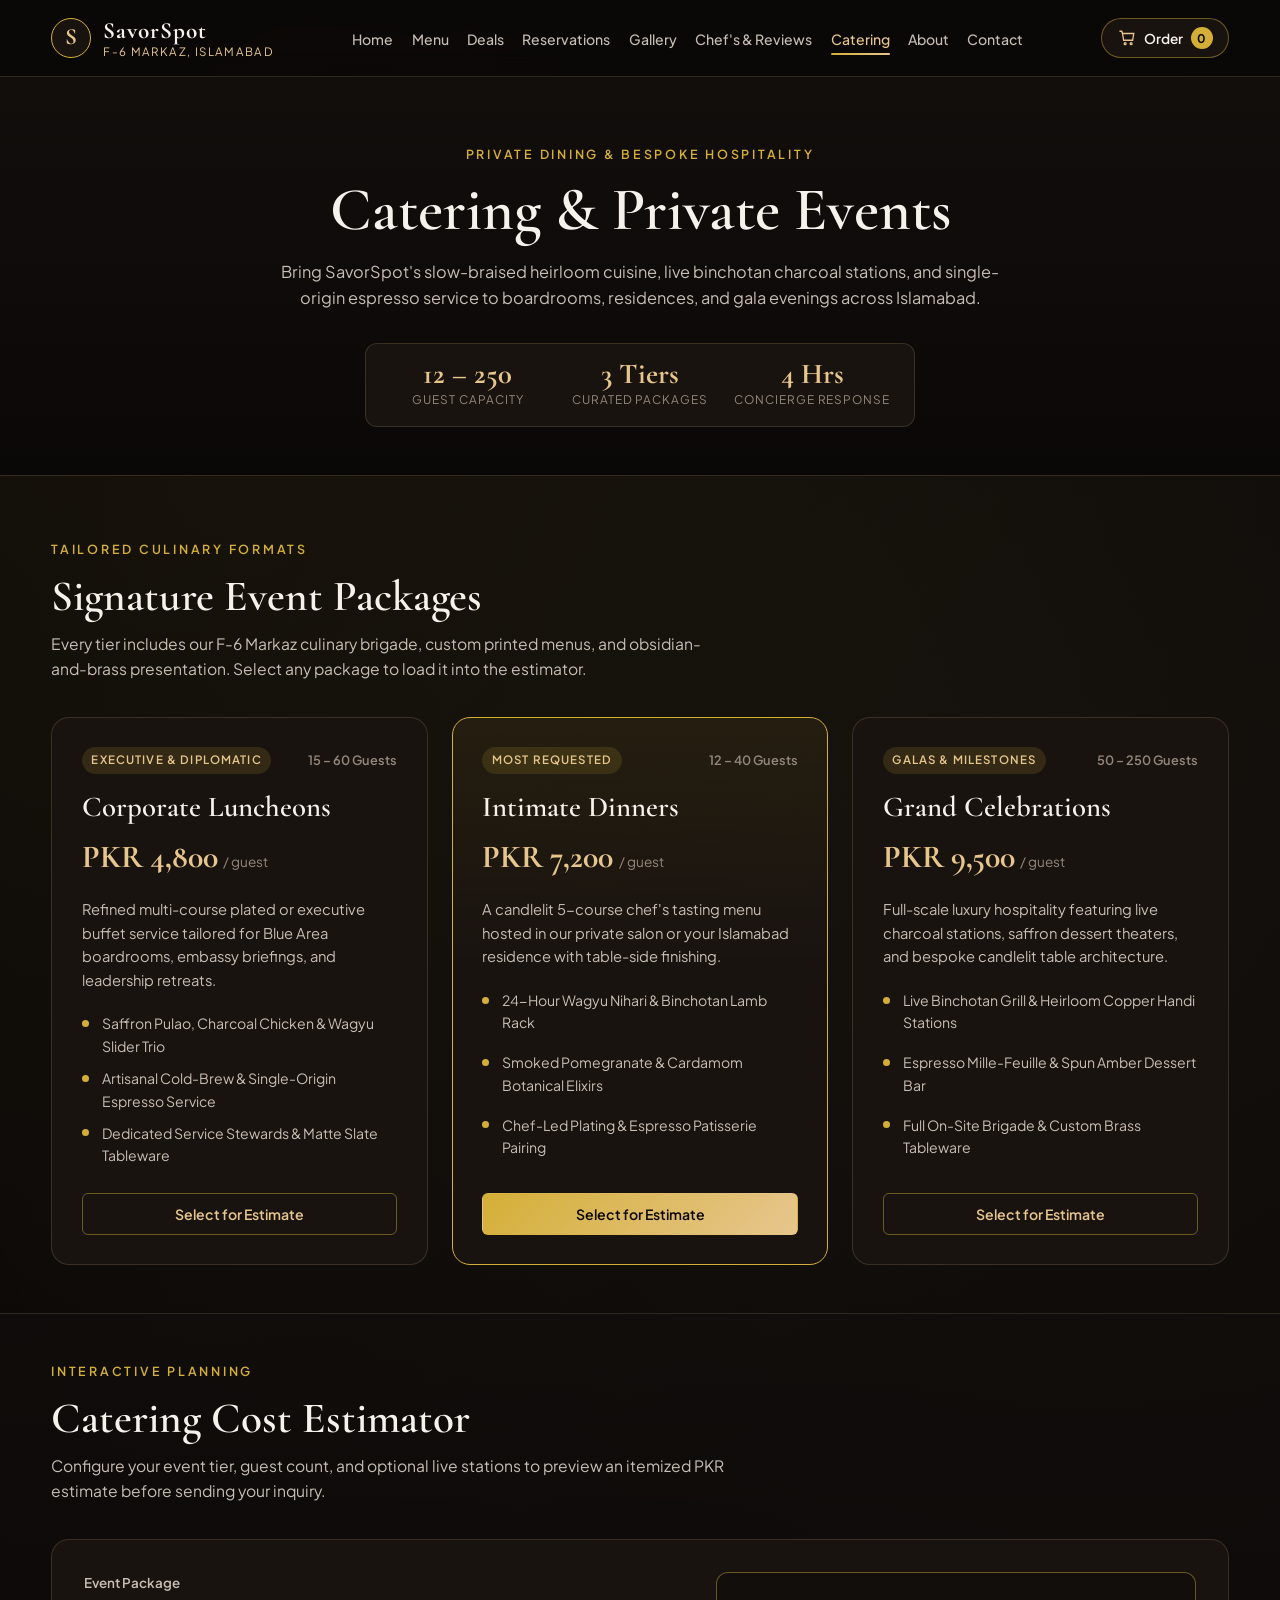
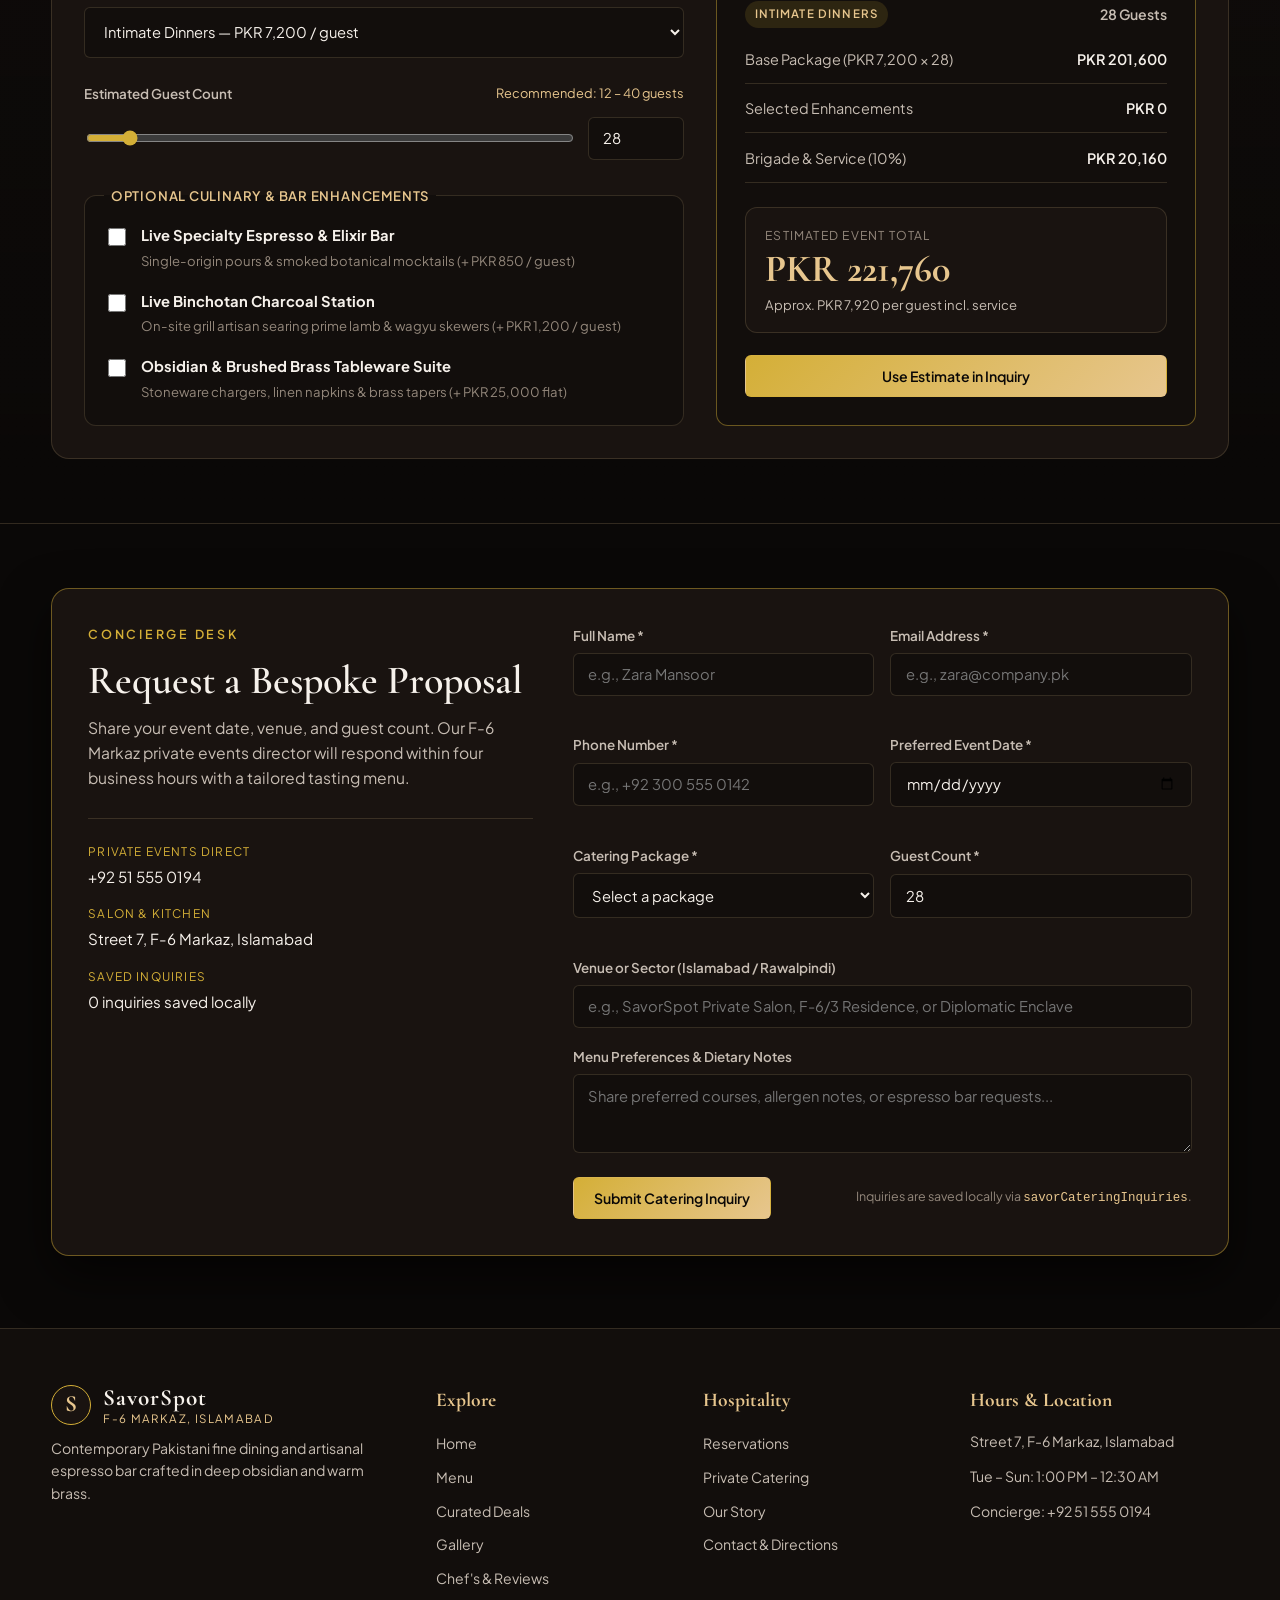
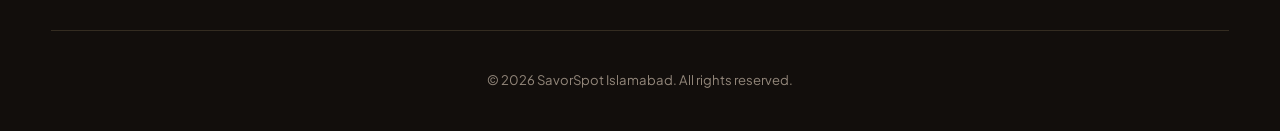
<file: pages/catering.html>
<!DOCTYPE html>
<html lang="en">
<head>
  <meta charset="UTF-8" />
  <meta name="viewport" content="width=device-width, initial-scale=1.0" />
  <meta
    name="description"
    content="Host bespoke private dinners, corporate luncheons, and grand celebrations with SavorSpot Catering in F-6 Markaz, Islamabad. Calculate your estimate and submit an inquiry."
  />
  <title>Catering &amp; Private Events | SavorSpot — F-6 Markaz, Islamabad</title>

  <link rel="preconnect" href="https://fonts.googleapis.com" />
  <link rel="preconnect" href="https://fonts.gstatic.com" crossorigin />
  <link
    href="https://fonts.googleapis.com/css2?family=Cormorant+Garamond:ital,wght@0,500;0,600;0,700;1,500&family=Plus+Jakarta+Sans:wght@400;500;600;700&display=swap"
    rel="stylesheet"
  />
  <link rel="stylesheet" href="../css/catering.css" />
</head>
<body>
  <a class="skip-link" href="#main-content">Skip to catering content</a>

  <header class="site-header" id="siteHeader">
    <div class="container header-inner">
      <a class="brand" href="../index.html" aria-label="SavorSpot Home">
        <span class="brand-mark" aria-hidden="true">S</span>
        <span class="brand-text">
          <span class="brand-name">SavorSpot</span>
          <span class="brand-loc">F-6 Markaz, Islamabad</span>
        </span>
      </a>

      <button
        type="button"
        class="nav-toggle"
        id="navToggle"
        aria-expanded="false"
        aria-controls="primaryNav"
        aria-label="Toggle navigation menu"
      >
        <span class="nav-toggle-bar"></span>
        <span class="nav-toggle-bar"></span>
        <span class="nav-toggle-bar"></span>
      </button>

      <nav class="primary-nav" id="primaryNav" aria-label="Primary navigation">
        <ul class="nav-list">
          <li><a href="../index.html" class="nav-link">Home</a></li>
          <li><a href="menu.html" class="nav-link">Menu</a></li>
          <li><a href="deals.html" class="nav-link">Deals</a></li>
          <li><a href="reservations.html" class="nav-link">Reservations</a></li>
          <li><a href="gallery.html" class="nav-link">Gallery</a></li>
          <li><a href="chefs-reviews.html" class="nav-link">Chef's &amp; Reviews</a></li>
          <li><a href="catering.html" class="nav-link is-active" aria-current="page">Catering</a></li>
          <li><a href="about.html" class="nav-link">About</a></li>
          <li><a href="contact.html" class="nav-link">Contact</a></li>
        </ul>
      </nav>

      <div class="header-actions">
        <button
          type="button"
          class="cart-trigger"
          id="cartTrigger"
          aria-controls="savorCart"
          aria-expanded="false"
          aria-label="Open order cart"
        >
          <svg class="icon-cart" viewBox="0 0 24 24" fill="none" stroke="currentColor" stroke-width="1.75" aria-hidden="true">
            <path d="M6 6h15l-1.5 9h-12z" />
            <path d="M6 6L5 3H2" />
            <circle cx="9.5" cy="19.5" r="1.25" />
            <circle cx="17.5" cy="19.5" r="1.25" />
          </svg>
          <span class="cart-label">Order</span>
          <span class="cart-badge" id="cartBadge" aria-live="polite">0</span>
        </button>
      </div>
    </div>
  </header>

  <main id="main-content">
    <section class="catering-hero" aria-labelledby="cateringHeroTitle">
      <div class="container hero-content">
        <p class="eyebrow">Private Dining &amp; Bespoke Hospitality</p>
        <h1 id="cateringHeroTitle">Catering &amp; Private Events</h1>
        <p class="hero-subtitle">
          Bring SavorSpot's slow-braised heirloom cuisine, live binchotan charcoal stations, and
          single-origin espresso service to boardrooms, residences, and gala evenings across Islamabad.
        </p>

        <div class="hero-metrics" aria-label="Catering service highlights">
          <div class="metric-pill">
            <span class="metric-value">12 – 250</span>
            <span class="metric-label">Guest Capacity</span>
          </div>
          <div class="metric-pill">
            <span class="metric-value">3 Tiers</span>
            <span class="metric-label">Curated Packages</span>
          </div>
          <div class="metric-pill">
            <span class="metric-value">4 Hrs</span>
            <span class="metric-label">Concierge Response</span>
          </div>
        </div>
      </div>
    </section>

    <section class="packages-section" aria-labelledby="packagesTitle">
      <div class="container">
        <div class="section-header">
          <p class="eyebrow">Tailored Culinary Formats</p>
          <h2 id="packagesTitle">Signature Event Packages</h2>
          <p class="section-lead">
            Every tier includes our F-6 Markaz culinary brigade, custom printed menus, and
            obsidian-and-brass presentation. Select any package to load it into the estimator.
          </p>
        </div>

        <div class="packages-grid">
          <article class="package-card" data-package="corporate">
            <div class="package-top">
              <span class="card-tag">Executive &amp; Diplomatic</span>
              <span class="package-guests">15 – 60 Guests</span>
            </div>
            <h3 class="package-title">Corporate Luncheons</h3>
            <p class="package-price">
              <strong>PKR 4,800</strong>
              <span>/ guest</span>
            </p>
            <p class="package-desc">
              Refined multi-course plated or executive buffet service tailored for Blue Area
              boardrooms, embassy briefings, and leadership retreats.
            </p>
            <ul class="package-features">
              <li>Saffron Pulao, Charcoal Chicken &amp; Wagyu Slider Trio</li>
              <li>Artisanal Cold-Brew &amp; Single-Origin Espresso Service</li>
              <li>Dedicated Service Stewards &amp; Matte Slate Tableware</li>
            </ul>
            <button type="button" class="btn-outline package-select-btn" data-select-package="corporate">
              Select for Estimate
            </button>
          </article>

          <article class="package-card is-featured" data-package="intimate">
            <div class="package-top">
              <span class="card-tag">Most Requested</span>
              <span class="package-guests">12 – 40 Guests</span>
            </div>
            <h3 class="package-title">Intimate Dinners</h3>
            <p class="package-price">
              <strong>PKR 7,200</strong>
              <span>/ guest</span>
            </p>
            <p class="package-desc">
              A candlelit 5-course chef's tasting menu hosted in our private salon or your
              Islamabad residence with table-side finishing.
            </p>
            <ul class="package-features">
              <li>24-Hour Wagyu Nihari &amp; Binchotan Lamb Rack</li>
              <li>Smoked Pomegranate &amp; Cardamom Botanical Elixirs</li>
              <li>Chef-Led Plating &amp; Espresso Patisserie Pairing</li>
            </ul>
            <button type="button" class="btn-gold package-select-btn" data-select-package="intimate">
              Select for Estimate
            </button>
          </article>

          <article class="package-card" data-package="grand">
            <div class="package-top">
              <span class="card-tag">Galas &amp; Milestones</span>
              <span class="package-guests">50 – 250 Guests</span>
            </div>
            <h3 class="package-title">Grand Celebrations</h3>
            <p class="package-price">
              <strong>PKR 9,500</strong>
              <span>/ guest</span>
            </p>
            <p class="package-desc">
              Full-scale luxury hospitality featuring live charcoal stations, saffron dessert
              theaters, and bespoke candlelit table architecture.
            </p>
            <ul class="package-features">
              <li>Live Binchotan Grill &amp; Heirloom Copper Handi Stations</li>
              <li>Espresso Mille-Feuille &amp; Spun Amber Dessert Bar</li>
              <li>Full On-Site Brigade &amp; Custom Brass Tableware</li>
            </ul>
            <button type="button" class="btn-outline package-select-btn" data-select-package="grand">
              Select for Estimate
            </button>
          </article>
        </div>
      </div>
    </section>

    <section class="estimator-section" id="estimatorSection" aria-labelledby="estimatorTitle">
      <div class="container">
        <div class="section-header">
          <p class="eyebrow">Interactive Planning</p>
          <h2 id="estimatorTitle">Catering Cost Estimator</h2>
          <p class="section-lead">
            Configure your event tier, guest count, and optional live stations to preview an
            itemized PKR estimate before sending your inquiry.
          </p>
        </div>

        <div class="estimator-card">
          <div class="estimator-controls">
            <div class="form-field">
              <label for="estPackage">Event Package</label>
              <select id="estPackage" name="estPackage">
                <option value="corporate">Corporate Luncheons — PKR 4,800 / guest</option>
                <option value="intimate" selected>Intimate Dinners — PKR 7,200 / guest</option>
                <option value="grand">Grand Celebrations — PKR 9,500 / guest</option>
              </select>
            </div>

            <div class="form-field">
              <div class="range-header">
                <label for="estGuestsInput">Estimated Guest Count</label>
                <span class="range-hint" id="estRangeHint">Recommended: 12 – 40 guests</span>
              </div>
              <div class="guest-input-row">
                <input
                  type="range"
                  id="estGuestsRange"
                  min="10"
                  max="250"
                  step="1"
                  value="28"
                  aria-label="Estimated guest count slider"
                />
                <input
                  type="number"
                  id="estGuestsInput"
                  min="10"
                  max="250"
                  step="1"
                  value="28"
                  aria-label="Estimated guest count number"
                />
              </div>
            </div>

            <fieldset class="addons-fieldset">
              <legend>Optional Culinary &amp; Bar Enhancements</legend>
              <label class="addon-option">
                <input type="checkbox" id="optEspressoBar" data-type="per-guest" data-cost="850" />
                <span class="addon-text">
                  <strong>Live Specialty Espresso &amp; Elixir Bar</strong>
                  <span>Single-origin pours &amp; smoked botanical mocktails (+ PKR 850 / guest)</span>
                </span>
              </label>

              <label class="addon-option">
                <input type="checkbox" id="optLiveGrill" data-type="per-guest" data-cost="1200" />
                <span class="addon-text">
                  <strong>Live Binchotan Charcoal Station</strong>
                  <span>On-site grill artisan searing prime lamb &amp; wagyu skewers (+ PKR 1,200 / guest)</span>
                </span>
              </label>

              <label class="addon-option">
                <input type="checkbox" id="optTableware" data-type="flat" data-cost="25000" />
                <span class="addon-text">
                  <strong>Obsidian &amp; Brushed Brass Tableware Suite</strong>
                  <span>Stoneware chargers, linen napkins &amp; brass tapers (+ PKR 25,000 flat)</span>
                </span>
              </label>
            </fieldset>
          </div>

          <aside class="estimator-summary" aria-label="Estimated catering breakdown">
            <div class="summary-header">
              <span class="card-tag" id="estSummaryTier">Intimate Dinners</span>
              <span class="summary-guests" id="estSummaryGuests">28 Guests</span>
            </div>

            <dl class="summary-breakdown">
              <div class="summary-row">
                <dt>Base Package (<span id="estBaseRate">PKR 7,200</span> &times; <span id="estCountCopy">28</span>)</dt>
                <dd id="estBaseTotal">PKR 201,600</dd>
              </div>
              <div class="summary-row">
                <dt>Selected Enhancements</dt>
                <dd id="estAddonsTotal">PKR 0</dd>
              </div>
              <div class="summary-row">
                <dt>Brigade &amp; Service (10%)</dt>
                <dd id="estServiceFee">PKR 20,160</dd>
              </div>
            </dl>

            <div class="summary-total-box">
              <span class="total-label">Estimated Event Total</span>
              <strong class="total-value" id="estTotalCost">PKR 221,760</strong>
              <p class="total-note" id="estPerGuestAvg">Approx. PKR 7,920 per guest incl. service</p>
            </div>

            <button type="button" class="btn-gold summary-cta" id="applyEstimateBtn">
              Use Estimate in Inquiry
            </button>
          </aside>
        </div>
      </div>
    </section>

    <section class="inquiry-section" id="inquirySection" aria-labelledby="inquiryTitle">
      <div class="container">
        <div class="inquiry-card">
          <div class="inquiry-intro">
            <p class="eyebrow">Concierge Desk</p>
            <h2 id="inquiryTitle">Request a Bespoke Proposal</h2>
            <p class="section-lead">
              Share your event date, venue, and guest count. Our F-6 Markaz private events
              director will respond within four business hours with a tailored tasting menu.
            </p>

            <div class="concierge-details">
              <div class="detail-item">
                <span class="detail-label">Private Events Direct</span>
                <p class="detail-value">+92 51 555 0194</p>
              </div>
              <div class="detail-item">
                <span class="detail-label">Salon &amp; Kitchen</span>
                <p class="detail-value">Street 7, F-6 Markaz, Islamabad</p>
              </div>
              <div class="detail-item">
                <span class="detail-label">Saved Inquiries</span>
                <p class="detail-value" id="savedInquiriesCount">0 inquiries saved locally</p>
              </div>
            </div>

            <div class="recent-inquiries" id="recentInquiriesWrap" hidden>
              <h3 class="recent-heading">Your Recent Inquiries</h3>
              <ul class="recent-list" id="recentInquiriesList"></ul>
            </div>
          </div>

          <div class="inquiry-form-wrap">
            <form class="inquiry-form" id="cateringInquiryForm" novalidate>
              <div class="form-row">
                <div class="form-field">
                  <label for="inqName">Full Name <span aria-hidden="true">*</span></label>
                  <input
                    type="text"
                    id="inqName"
                    name="inqName"
                    placeholder="e.g., Zara Mansoor"
                    required
                    minlength="2"
                    maxlength="60"
                  />
                  <span class="field-error" id="inqNameError" aria-live="polite"></span>
                </div>

                <div class="form-field">
                  <label for="inqEmail">Email Address <span aria-hidden="true">*</span></label>
                  <input
                    type="email"
                    id="inqEmail"
                    name="inqEmail"
                    placeholder="e.g., zara@company.pk"
                    required
                  />
                  <span class="field-error" id="inqEmailError" aria-live="polite"></span>
                </div>
              </div>

              <div class="form-row">
                <div class="form-field">
                  <label for="inqPhone">Phone Number <span aria-hidden="true">*</span></label>
                  <input
                    type="tel"
                    id="inqPhone"
                    name="inqPhone"
                    placeholder="e.g., +92 300 555 0142"
                    required
                  />
                  <span class="field-error" id="inqPhoneError" aria-live="polite"></span>
                </div>

                <div class="form-field">
                  <label for="inqDate">Preferred Event Date <span aria-hidden="true">*</span></label>
                  <input
                    type="date"
                    id="inqDate"
                    name="inqDate"
                    required
                  />
                  <span class="field-error" id="inqDateError" aria-live="polite"></span>
                </div>
              </div>

              <div class="form-row">
                <div class="form-field">
                  <label for="inqPackage">Catering Package <span aria-hidden="true">*</span></label>
                  <select id="inqPackage" name="inqPackage" required>
                    <option value="">Select a package</option>
                    <option value="corporate">Corporate Luncheons (PKR 4,800 / guest)</option>
                    <option value="intimate">Intimate Dinners (PKR 7,200 / guest)</option>
                    <option value="grand">Grand Celebrations (PKR 9,500 / guest)</option>
                  </select>
                  <span class="field-error" id="inqPackageError" aria-live="polite"></span>
                </div>

                <div class="form-field">
                  <label for="inqGuests">Guest Count <span aria-hidden="true">*</span></label>
                  <input
                    type="number"
                    id="inqGuests"
                    name="inqGuests"
                    min="10"
                    max="250"
                    value="28"
                    required
                  />
                  <span class="field-error" id="inqGuestsError" aria-live="polite"></span>
                </div>
              </div>

              <div class="form-field">
                <label for="inqVenue">Venue or Sector (Islamabad / Rawalpindi)</label>
                <input
                  type="text"
                  id="inqVenue"
                  name="inqVenue"
                  placeholder="e.g., SavorSpot Private Salon, F-6/3 Residence, or Diplomatic Enclave"
                  maxlength="100"
                />
              </div>

              <div class="form-field">
                <label for="inqNotes">Menu Preferences &amp; Dietary Notes</label>
                <textarea
                  id="inqNotes"
                  name="inqNotes"
                  rows="3"
                  placeholder="Share preferred courses, allergen notes, or espresso bar requests..."
                  maxlength="500"
                ></textarea>
              </div>

              <div class="form-actions">
                <button type="submit" class="btn-gold">Submit Catering Inquiry</button>
                <p class="form-note">Inquiries are saved locally via <code>savorCateringInquiries</code>.</p>
              </div>
            </form>

            <div class="inquiry-confirmation" id="inquiryConfirmation" hidden>
              <span class="card-tag">Inquiry Confirmed</span>
              <h3>Thank you, <span id="confirmName">Guest</span></h3>
              <p class="confirm-copy">
                Your private event inquiry has been logged with our F-6 Markaz hospitality desk.
                Reference <strong id="confirmRef">SS-CAT-0000</strong>.
              </p>

              <dl class="confirm-summary">
                <div>
                  <dt>Package</dt>
                  <dd id="confirmPackage">—</dd>
                </div>
                <div>
                  <dt>Guests</dt>
                  <dd id="confirmGuests">—</dd>
                </div>
                <div>
                  <dt>Event Date</dt>
                  <dd id="confirmDate">—</dd>
                </div>
                <div>
                  <dt>Estimated Budget</dt>
                  <dd id="confirmEstimate">—</dd>
                </div>
              </dl>

              <button type="button" class="btn-outline" id="newInquiryBtn">
                Submit Another Inquiry
              </button>
            </div>
          </div>
        </div>
      </div>
    </section>
  </main>

  <footer class="site-footer">
    <div class="container footer-grid">
      <div class="footer-brand">
        <a class="brand" href="../index.html">
          <span class="brand-mark" aria-hidden="true">S</span>
          <span class="brand-text">
            <span class="brand-name">SavorSpot</span>
            <span class="brand-loc">F-6 Markaz, Islamabad</span>
          </span>
        </a>
        <p class="footer-copy">
          Contemporary Pakistani fine dining and artisanal espresso bar crafted in deep obsidian and warm brass.
        </p>
      </div>

      <div class="footer-col">
        <h2 class="footer-heading">Explore</h2>
        <ul class="footer-links">
          <li><a href="../index.html">Home</a></li>
          <li><a href="menu.html">Menu</a></li>
          <li><a href="deals.html">Curated Deals</a></li>
          <li><a href="gallery.html">Gallery</a></li>
          <li><a href="chefs-reviews.html">Chef's &amp; Reviews</a></li>
        </ul>
      </div>

      <div class="footer-col">
        <h2 class="footer-heading">Hospitality</h2>
        <ul class="footer-links">
          <li><a href="reservations.html">Reservations</a></li>
          <li><a href="catering.html">Private Catering</a></li>
          <li><a href="about.html">Our Story</a></li>
          <li><a href="contact.html">Contact &amp; Directions</a></li>
        </ul>
      </div>

      <div class="footer-col">
        <h2 class="footer-heading">Hours &amp; Location</h2>
        <p class="footer-meta">Street 7, F-6 Markaz, Islamabad</p>
        <p class="footer-meta">Tue – Sun: 1:00 PM – 12:30 AM</p>
        <p class="footer-meta">Concierge: +92 51 555 0194</p>
      </div>
    </div>

    <div class="container footer-bottom">
      <p>&copy; 2026 SavorSpot Islamabad. All rights reserved.</p>
    </div>
  </footer>

  <!-- Shared SavorCart Drawer -->
  <div class="drawer-backdrop" id="cartBackdrop" hidden></div>
  <aside
    class="cart-drawer"
    id="savorCart"
    role="dialog"
    aria-modal="true"
    aria-labelledby="cartDrawerTitle"
    hidden
  >
    <div class="cart-header">
      <div>
        <h2 id="cartDrawerTitle">Your SavorSpot Order</h2>
        <p class="cart-subtitle">F-6 Markaz Kitchen &amp; Espresso Bar</p>
      </div>
      <button type="button" class="cart-close" id="cartClose" aria-label="Close order drawer">
        &times;
      </button>
    </div>

    <div class="cart-body" id="cartItemsContainer"></div>

    <div class="cart-footer">
      <div class="cart-summary-row">
        <span>Subtotal</span>
        <strong id="cartSubtotal">PKR 0</strong>
      </div>
      <div class="cart-footer-actions">
        <button type="button" class="btn-outline" id="cartClearBtn">Clear Order</button>
        <a href="menu.html" class="btn-gold" id="cartCheckoutBtn">Continue to Menu</a>
      </div>
    </div>
  </aside>

  <!-- Toast Notifications -->
  <div class="toast-container" id="toastContainer" aria-live="polite" aria-atomic="true"></div>

  <script src="../js/catering.js" defer></script>
</body>
</html>
</file>
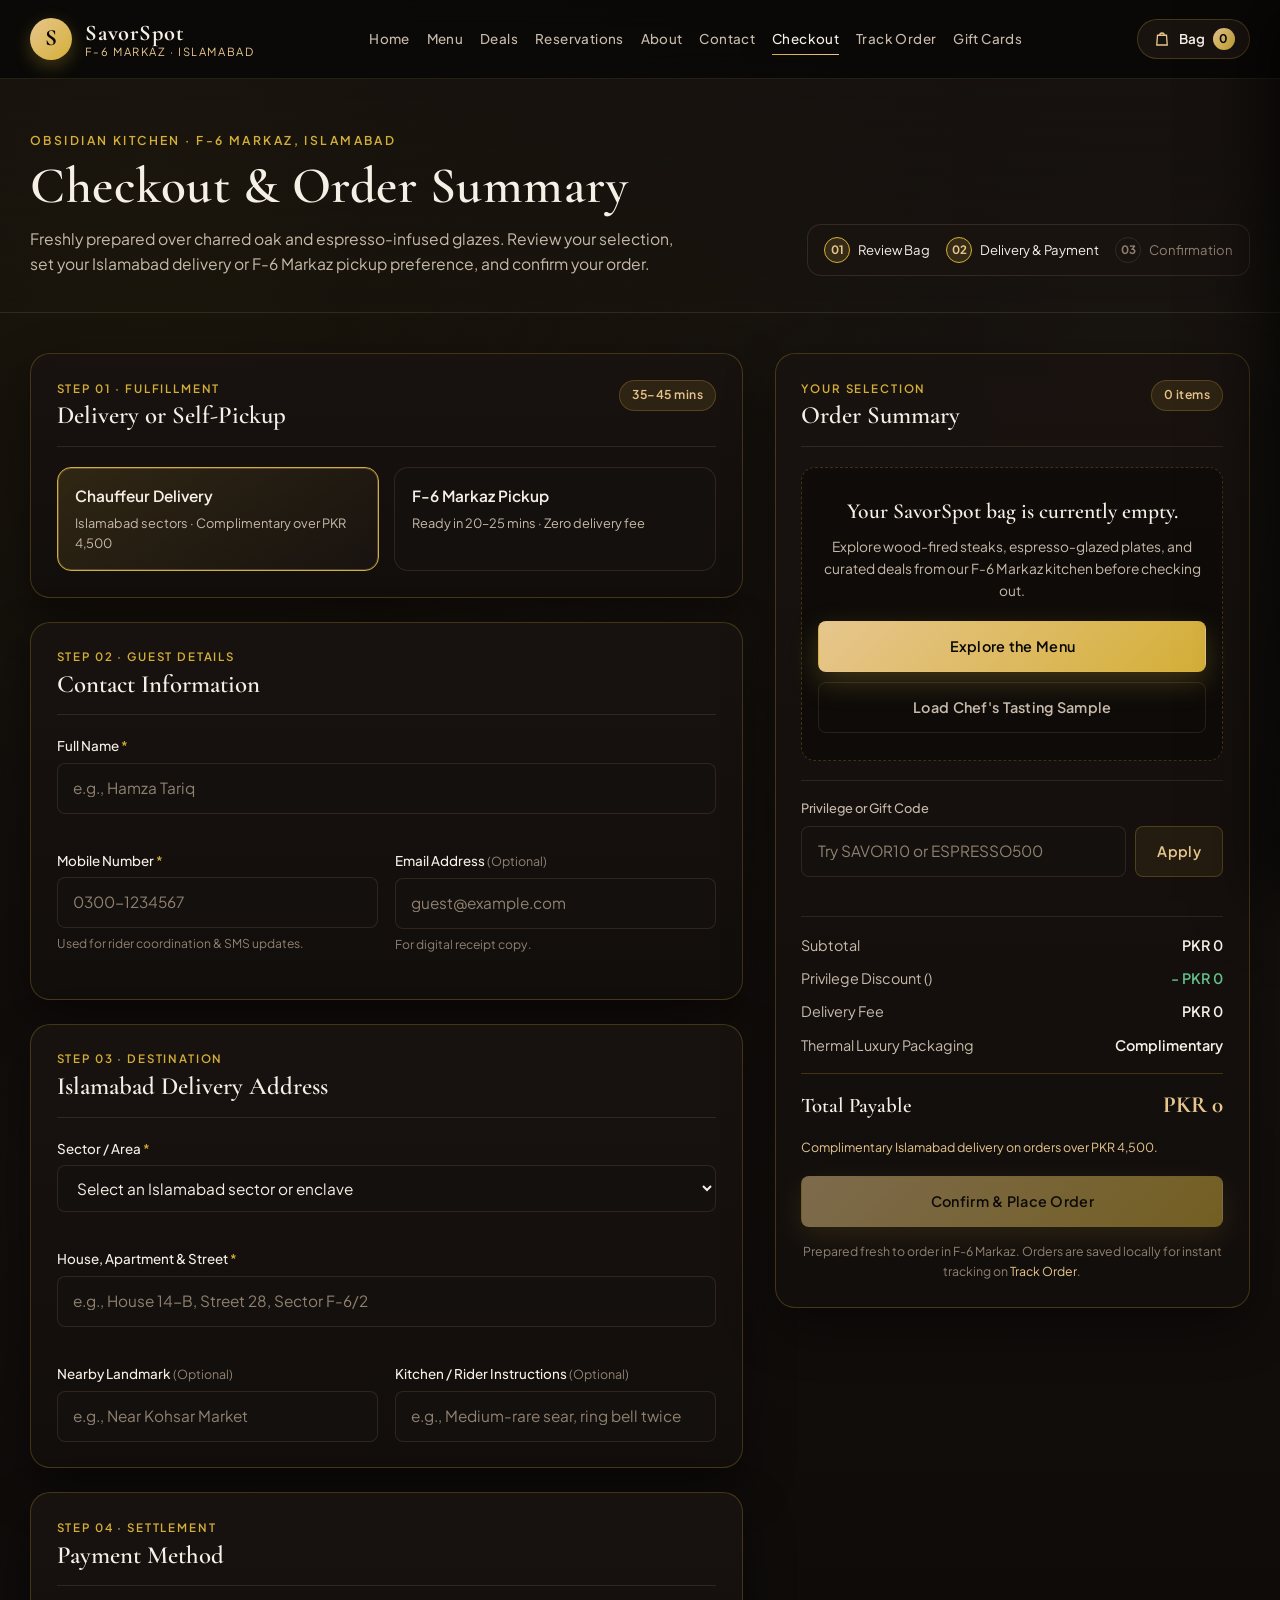
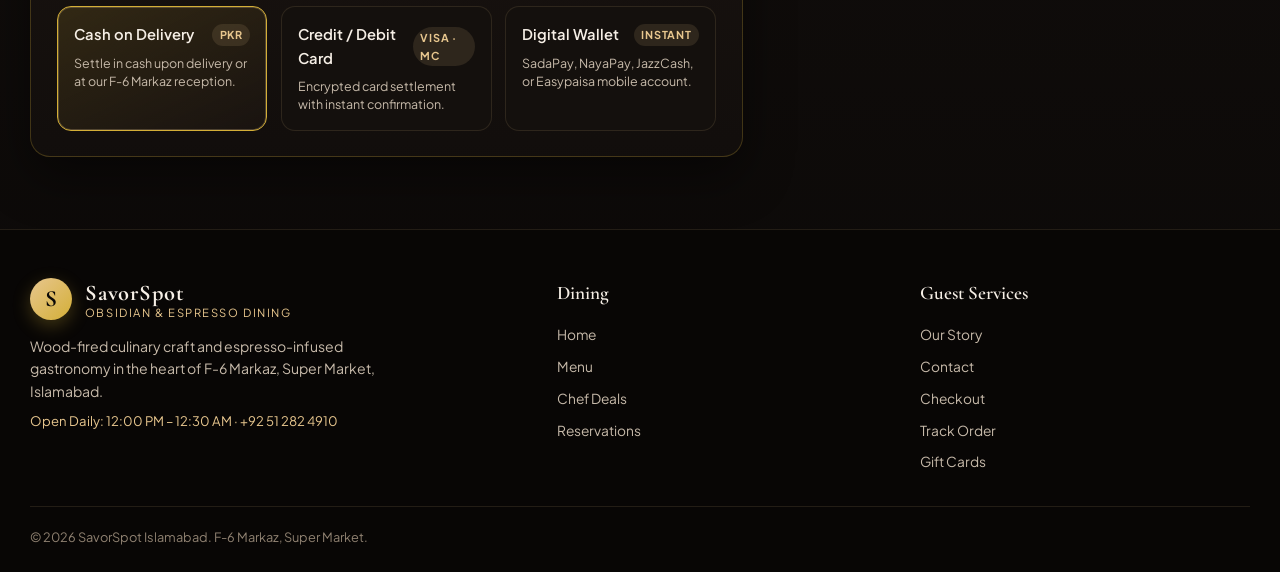
<file: pages/checkout.html>
<!DOCTYPE html>
<html lang="en">
<head>
  <meta charset="UTF-8">
  <meta name="viewport" content="width=device-width, initial-scale=1.0">
  <meta name="description" content="Complete your SavorSpot order from our F-6 Markaz, Islamabad kitchen. Review your cart, choose delivery or pickup, and confirm payment.">
  <title>Checkout &amp; Order Summary | SavorSpot Islamabad</title>

  <link rel="preconnect" href="https://fonts.googleapis.com">
  <link rel="preconnect" href="https://fonts.gstatic.com" crossorigin>
  <link href="https://fonts.googleapis.com/css2?family=Cormorant+Garamond:ital,wght@0,500;0,600;0,700;1,500;1,600&family=Plus+Jakarta+Sans:wght@400;500;600;700&display=swap" rel="stylesheet">
  <link rel="stylesheet" href="../css/checkout.css">
</head>
<body>
  <a class="skip-link" href="#mainContent">Skip to checkout content</a>

  <header class="site-header">
    <div class="container header-inner">
      <a class="brand" href="../index.html" aria-label="SavorSpot Home">
        <span class="brand-crest" aria-hidden="true">S</span>
        <span class="brand-text">
          <span class="brand-name">SavorSpot</span>
          <span class="brand-location">F-6 Markaz · Islamabad</span>
        </span>
      </a>

      <nav class="primary-nav" id="primaryNav" aria-label="Primary Navigation">
        <ul class="nav-list">
          <li><a class="nav-link" href="../index.html">Home</a></li>
          <li><a class="nav-link" href="menu.html">Menu</a></li>
          <li><a class="nav-link" href="deals.html">Deals</a></li>
          <li><a class="nav-link" href="reservations.html">Reservations</a></li>
          <li><a class="nav-link" href="about.html">About</a></li>
          <li><a class="nav-link" href="contact.html">Contact</a></li>
          <li><a class="nav-link is-active" href="checkout.html" aria-current="page">Checkout</a></li>
          <li><a class="nav-link" href="track-order.html">Track Order</a></li>
          <li><a class="nav-link" href="gift-cards.html">Gift Cards</a></li>
        </ul>
      </nav>

      <div class="header-actions">
        <button
          type="button"
          class="cart-trigger"
          id="cartDrawerToggle"
          aria-controls="savorCart"
          aria-expanded="false"
          aria-label="Open order bag drawer"
        >
          <svg class="icon" viewBox="0 0 24 24" fill="none" stroke="currentColor" stroke-width="1.75" aria-hidden="true">
            <path d="M6 7h12l1 13H5L6 7z"/>
            <path d="M9 7a3 3 0 0 1 6 0"/>
          </svg>
          <span class="cart-trigger-label">Bag</span>
          <span class="cart-badge" id="cartCountBadge">0</span>
        </button>

        <button
          type="button"
          class="menu-toggle"
          id="mobileMenuToggle"
          aria-controls="primaryNav"
          aria-expanded="false"
          aria-label="Toggle navigation menu"
        >
          <span></span>
          <span></span>
          <span></span>
        </button>
      </div>
    </div>
  </header>

  <main id="mainContent">
    <section class="checkout-hero" aria-labelledby="checkoutHeading">
      <div class="container hero-inner">
        <div class="hero-copy">
          <p class="eyebrow">Obsidian Kitchen · F-6 Markaz, Islamabad</p>
          <h1 id="checkoutHeading">Checkout &amp; Order Summary</h1>
          <p class="hero-subtitle">
            Freshly prepared over charred oak and espresso-infused glazes. Review your selection, set your Islamabad delivery or F-6 Markaz pickup preference, and confirm your order.
          </p>
        </div>

        <ol class="checkout-steps" id="checkoutProgress" aria-label="Checkout progress">
          <li class="step-item is-active" data-step="review">
            <span class="step-index">01</span>
            <span class="step-label">Review Bag</span>
          </li>
          <li class="step-item is-active" data-step="details">
            <span class="step-index">02</span>
            <span class="step-label">Delivery &amp; Payment</span>
          </li>
          <li class="step-item" data-step="confirm">
            <span class="step-index">03</span>
            <span class="step-label">Confirmation</span>
          </li>
        </ol>
      </div>
    </section>

    <section class="checkout-workspace" id="checkoutSection" aria-label="Checkout Form and Summary">
      <div class="container checkout-grid">
        <div class="checkout-form-column">
          <form id="checkoutForm" novalidate>
            <!-- Fulfillment Toggle -->
            <article class="luxury-card">
              <header class="card-header">
                <div>
                  <p class="card-kicker">Step 01 · Fulfillment</p>
                  <h2 class="card-title">Delivery or Self-Pickup</h2>
                </div>
                <span class="status-pill" id="fulfillmentEtaBadge">35–45 mins</span>
              </header>

              <div class="fulfillment-toggle" role="radiogroup" aria-label="Fulfillment Method">
                <label class="toggle-option is-selected" for="fulfillmentDelivery">
                  <input
                    type="radio"
                    id="fulfillmentDelivery"
                    name="fulfillmentType"
                    value="delivery"
                    checked
                  >
                  <span class="toggle-title">Chauffeur Delivery</span>
                  <span class="toggle-meta">Islamabad sectors · Complimentary over PKR 4,500</span>
                </label>

                <label class="toggle-option" for="fulfillmentPickup">
                  <input
                    type="radio"
                    id="fulfillmentPickup"
                    name="fulfillmentType"
                    value="pickup"
                  >
                  <span class="toggle-title">F-6 Markaz Pickup</span>
                  <span class="toggle-meta">Ready in 20–25 mins · Zero delivery fee</span>
                </label>
              </div>

              <div class="fulfillment-notice" id="pickupNotice" hidden>
                <strong>Collection Point:</strong> SavorSpot Lounge, Street 7, F-6 Markaz (Super Market), Islamabad. Present your confirmation reference at the concierge desk.
              </div>
            </article>

            <!-- Guest Contact -->
            <article class="luxury-card">
              <header class="card-header">
                <div>
                  <p class="card-kicker">Step 02 · Guest Details</p>
                  <h2 class="card-title">Contact Information</h2>
                </div>
              </header>

              <div class="form-grid">
                <div class="form-field form-field-full">
                  <label for="customerName">Full Name <span class="req" aria-hidden="true">*</span></label>
                  <input
                    type="text"
                    id="customerName"
                    name="customerName"
                    autocomplete="name"
                    placeholder="e.g., Hamza Tariq"
                    required
                  >
                  <p class="field-error" id="customerNameError" role="alert"></p>
                </div>

                <div class="form-field">
                  <label for="customerPhone">Mobile Number <span class="req" aria-hidden="true">*</span></label>
                  <input
                    type="tel"
                    id="customerPhone"
                    name="customerPhone"
                    autocomplete="tel"
                    placeholder="0300-1234567"
                    required
                  >
                  <p class="field-hint">Used for rider coordination &amp; SMS updates.</p>
                  <p class="field-error" id="customerPhoneError" role="alert"></p>
                </div>

                <div class="form-field">
                  <label for="customerEmail">Email Address <span class="optional">(Optional)</span></label>
                  <input
                    type="email"
                    id="customerEmail"
                    name="customerEmail"
                    autocomplete="email"
                    placeholder="guest@example.com"
                  >
                  <p class="field-hint">For digital receipt copy.</p>
                  <p class="field-error" id="customerEmailError" role="alert"></p>
                </div>
              </div>
            </article>

            <!-- Delivery Address -->
            <article class="luxury-card" id="deliveryAddressCard">
              <header class="card-header">
                <div>
                  <p class="card-kicker">Step 03 · Destination</p>
                  <h2 class="card-title">Islamabad Delivery Address</h2>
                </div>
              </header>

              <div class="form-grid">
                <div class="form-field form-field-full">
                  <label for="deliverySector">Sector / Area <span class="req" aria-hidden="true">*</span></label>
                  <select id="deliverySector" name="deliverySector" required>
                    <option value="">Select an Islamabad sector or enclave</option>
                    <option value="F-6 Markaz / F-6">F-6 Markaz &amp; F-6/1 – F-6/4 (PKR 250)</option>
                    <option value="F-7 Markaz / F-7">F-7 Markaz (Jinnah Super) &amp; F-7/1 – F-7/4 (PKR 250)</option>
                    <option value="F-8 Markaz / F-8">F-8 Markaz &amp; F-8/1 – F-8/4 (PKR 250)</option>
                    <option value="E-7 Hillside">E-7 Hillside (PKR 250)</option>
                    <option value="G-6 / G-7 / Blue Area">G-6, G-7 &amp; Blue Area (PKR 250)</option>
                    <option value="F-10 / F-11 Markaz">F-10 &amp; F-11 Markaz (PKR 250)</option>
                    <option value="G-9 / G-10 / G-11">G-9, G-10 &amp; G-11 (PKR 250)</option>
                    <option value="I-8 Markaz / I-8">I-8 Markaz &amp; I-8 (PKR 250)</option>
                    <option value="Diplomatic Enclave">Diplomatic Enclave (PKR 250)</option>
                    <option value="D-12 / E-11">D-12 &amp; E-11 (PKR 400)</option>
                    <option value="Bahria Town / DHA Islamabad">Bahria Town &amp; DHA Islamabad (PKR 400)</option>
                  </select>
                  <p class="field-error" id="deliverySectorError" role="alert"></p>
                </div>

                <div class="form-field form-field-full">
                  <label for="streetAddress">House, Apartment &amp; Street <span class="req" aria-hidden="true">*</span></label>
                  <input
                    type="text"
                    id="streetAddress"
                    name="streetAddress"
                    autocomplete="street-address"
                    placeholder="e.g., House 14-B, Street 28, Sector F-6/2"
                    required
                  >
                  <p class="field-error" id="streetAddressError" role="alert"></p>
                </div>

                <div class="form-field">
                  <label for="addressLandmark">Nearby Landmark <span class="optional">(Optional)</span></label>
                  <input
                    type="text"
                    id="addressLandmark"
                    name="addressLandmark"
                    placeholder="e.g., Near Kohsar Market"
                  >
                </div>

                <div class="form-field">
                  <label for="orderNotes">Kitchen / Rider Instructions <span class="optional">(Optional)</span></label>
                  <input
                    type="text"
                    id="orderNotes"
                    name="orderNotes"
                    placeholder="e.g., Medium-rare sear, ring bell twice"
                  >
                </div>
              </div>
            </article>

            <!-- Pickup Notes (shown when Pickup selected) -->
            <article class="luxury-card" id="pickupNotesCard" hidden>
              <header class="card-header">
                <div>
                  <p class="card-kicker">Step 03 · Preparation</p>
                  <h2 class="card-title">Kitchen Instructions</h2>
                </div>
              </header>
              <div class="form-field">
                <label for="pickupNotes">Special Preparation Notes <span class="optional">(Optional)</span></label>
                <input
                  type="text"
                  id="pickupNotes"
                  name="pickupNotes"
                  placeholder="e.g., Extra espresso jus on the side, arriving in silver sedan"
                >
              </div>
            </article>

            <!-- Payment Selection -->
            <article class="luxury-card">
              <header class="card-header">
                <div>
                  <p class="card-kicker">Step 04 · Settlement</p>
                  <h2 class="card-title">Payment Method</h2>
                </div>
              </header>

              <div class="payment-options" role="radiogroup" aria-label="Payment Method">
                <label class="payment-card is-selected" for="paymentCod">
                  <input type="radio" id="paymentCod" name="paymentMethod" value="cod" checked>
                  <span class="payment-head">
                    <span class="payment-title">Cash on Delivery</span>
                    <span class="payment-badge">PKR</span>
                  </span>
                  <span class="payment-desc">Settle in cash upon delivery or at our F-6 Markaz reception.</span>
                </label>

                <label class="payment-card" for="paymentCard">
                  <input type="radio" id="paymentCard" name="paymentMethod" value="card">
                  <span class="payment-head">
                    <span class="payment-title">Credit / Debit Card</span>
                    <span class="payment-badge">Visa · MC</span>
                  </span>
                  <span class="payment-desc">Encrypted card settlement with instant confirmation.</span>
                </label>

                <label class="payment-card" for="paymentWallet">
                  <input type="radio" id="paymentWallet" name="paymentMethod" value="wallet">
                  <span class="payment-head">
                    <span class="payment-title">Digital Wallet</span>
                    <span class="payment-badge">Instant</span>
                  </span>
                  <span class="payment-desc">SadaPay, NayaPay, JazzCash, or Easypaisa mobile account.</span>
                </label>
              </div>

              <!-- Card Details Panel -->
              <div class="payment-subpanel" id="cardDetailsPanel" hidden>
                <div class="form-grid">
                  <div class="form-field form-field-full">
                    <label for="cardHolder">Cardholder Name <span class="req" aria-hidden="true">*</span></label>
                    <input type="text" id="cardHolder" name="cardHolder" placeholder="Name on card">
                    <p class="field-error" id="cardHolderError" role="alert"></p>
                  </div>
                  <div class="form-field form-field-full">
                    <label for="cardNumber">Card Number <span class="req" aria-hidden="true">*</span></label>
                    <input
                      type="text"
                      id="cardNumber"
                      name="cardNumber"
                      inputmode="numeric"
                      maxlength="23"
                      placeholder="4242 4242 4242 4242"
                    >
                    <p class="field-error" id="cardNumberError" role="alert"></p>
                  </div>
                  <div class="form-field">
                    <label for="cardExpiry">Expiry (MM/YY) <span class="req" aria-hidden="true">*</span></label>
                    <input
                      type="text"
                      id="cardExpiry"
                      name="cardExpiry"
                      inputmode="numeric"
                      maxlength="5"
                      placeholder="08/29"
                    >
                    <p class="field-error" id="cardExpiryError" role="alert"></p>
                  </div>
                  <div class="form-field">
                    <label for="cardCvc">Security Code <span class="req" aria-hidden="true">*</span></label>
                    <input
                      type="password"
                      id="cardCvc"
                      name="cardCvc"
                      inputmode="numeric"
                      maxlength="4"
                      placeholder="123"
                    >
                    <p class="field-error" id="cardCvcError" role="alert"></p>
                  </div>
                </div>
              </div>

              <!-- Digital Wallet Details Panel -->
              <div class="payment-subpanel" id="walletDetailsPanel" hidden>
                <div class="form-grid">
                  <div class="form-field">
                    <label for="walletProvider">Wallet Provider <span class="req" aria-hidden="true">*</span></label>
                    <select id="walletProvider" name="walletProvider">
                      <option value="">Choose wallet</option>
                      <option value="SadaPay">SadaPay</option>
                      <option value="NayaPay">NayaPay</option>
                      <option value="JazzCash">JazzCash</option>
                      <option value="Easypaisa">Easypaisa</option>
                    </select>
                    <p class="field-error" id="walletProviderError" role="alert"></p>
                  </div>
                  <div class="form-field">
                    <label for="walletAccount">Wallet Mobile Number <span class="req" aria-hidden="true">*</span></label>
                    <input
                      type="tel"
                      id="walletAccount"
                      name="walletAccount"
                      placeholder="03XX-XXXXXXX"
                    >
                    <p class="field-error" id="walletAccountError" role="alert"></p>
                  </div>
                </div>
              </div>
            </article>
          </form>
        </div>

        <!-- Sticky Right Column: Order Summary -->
        <aside class="checkout-summary-column" aria-label="Order Summary">
          <article class="luxury-card summary-card">
            <header class="card-header">
              <div>
                <p class="card-kicker">Your Selection</p>
                <h2 class="card-title">Order Summary</h2>
              </div>
              <span class="item-count-pill" id="summaryItemCount">0 items</span>
            </header>

            <div class="order-items-list" id="checkoutItemsList" aria-live="polite"></div>

            <div class="empty-cart-panel" id="checkoutEmptyState" hidden>
              <p class="empty-title">Your SavorSpot bag is currently empty.</p>
              <p class="empty-copy">
                Explore wood-fired steaks, espresso-glazed plates, and curated deals from our F-6 Markaz kitchen before checking out.
              </p>
              <div class="empty-actions">
                <a class="btn btn-primary" href="menu.html">Explore the Menu</a>
                <button type="button" class="btn btn-ghost" id="loadSampleCartBtn">Load Chef's Tasting Sample</button>
              </div>
            </div>

            <div class="promo-box" id="promoBox">
              <label class="promo-label" for="promoCodeInput">Privilege or Gift Code</label>
              <div class="promo-row">
                <input
                  type="text"
                  id="promoCodeInput"
                  placeholder="Try SAVOR10 or ESPRESSO500"
                  autocomplete="off"
                >
                <button type="button" class="btn btn-outline" id="applyPromoBtn">Apply</button>
              </div>
              <p class="promo-feedback" id="promoFeedback" aria-live="polite"></p>
            </div>

            <dl class="totals-breakdown">
              <div class="totals-row">
                <dt>Subtotal</dt>
                <dd id="summarySubtotal">PKR 0</dd>
              </div>
              <div class="totals-row is-discount" id="discountRow" hidden>
                <dt>Privilege Discount (<span id="appliedPromoLabel"></span>)</dt>
                <dd id="summaryDiscount">- PKR 0</dd>
              </div>
              <div class="totals-row">
                <dt id="deliveryFeeLabel">Delivery Fee</dt>
                <dd id="summaryDeliveryFee">PKR 0</dd>
              </div>
              <div class="totals-row">
                <dt>Thermal Luxury Packaging</dt>
                <dd>Complimentary</dd>
              </div>
              <div class="totals-row totals-grand">
                <dt>Total Payable</dt>
                <dd id="summaryTotal">PKR 0</dd>
              </div>
            </dl>

            <p class="delivery-threshold-note" id="deliveryThresholdNote"></p>

            <button
              type="submit"
              form="checkoutForm"
              class="btn btn-primary btn-block"
              id="placeOrderBtn"
            >
              Confirm &amp; Place Order
            </button>

            <p class="checkout-assurance">
              Prepared fresh to order in F-6 Markaz. Orders are saved locally for instant tracking on <a href="track-order.html">Track Order</a>.
            </p>
          </article>
        </aside>
      </div>
    </section>

    <!-- Order Confirmation Receipt View -->
    <section
      class="confirmation-section"
      id="orderConfirmationSection"
      hidden
      aria-live="polite"
      aria-labelledby="confirmationHeading"
    >
      <div class="container">
        <article class="luxury-card receipt-card">
          <header class="receipt-header">
            <div class="receipt-crest" aria-hidden="true">
              <svg viewBox="0 0 24 24" fill="none" stroke="currentColor" stroke-width="2">
                <path d="M20 6L9 17l-5-5"/>
              </svg>
            </div>
            <p class="eyebrow">Order Confirmed · F-6 Markaz Kitchen</p>
            <h2 id="confirmationHeading">Thank You for Dining with SavorSpot</h2>
            <p class="receipt-subtitle">
              Your order has been dispatched to our culinary team. Keep your reference number below to follow preparation and dispatch.
            </p>
            <div class="receipt-ref-banner">
              <span>Order Reference</span>
              <strong id="receiptOrderRef">SAV-000000-0000</strong>
            </div>
          </header>

          <div class="receipt-meta-grid">
            <article class="receipt-meta-box">
              <h3>Fulfillment &amp; Timing</h3>
              <p id="receiptFulfillment">—</p>
              <p class="muted" id="receiptTimestamp">—</p>
            </article>
            <article class="receipt-meta-box">
              <h3>Guest &amp; Destination</h3>
              <p id="receiptCustomer">—</p>
              <p class="muted" id="receiptAddress">—</p>
            </article>
            <article class="receipt-meta-box">
              <h3>Settlement</h3>
              <p id="receiptPayment">—</p>
              <p class="muted" id="receiptNotes">No special instructions</p>
            </article>
          </div>

          <div class="receipt-items-wrap">
            <h3 class="receipt-section-title">Itemized Summary</h3>
            <ul class="receipt-items-list" id="receiptItemsList"></ul>
          </div>

          <dl class="totals-breakdown receipt-totals">
            <div class="totals-row">
              <dt>Subtotal</dt>
              <dd id="receiptSubtotal">PKR 0</dd>
            </div>
            <div class="totals-row is-discount" id="receiptDiscountRow" hidden>
              <dt>Privilege Discount</dt>
              <dd id="receiptDiscount">- PKR 0</dd>
            </div>
            <div class="totals-row">
              <dt>Delivery Fee</dt>
              <dd id="receiptDelivery">PKR 0</dd>
            </div>
            <div class="totals-row totals-grand">
              <dt>Total Paid / Due</dt>
              <dd id="receiptTotal">PKR 0</dd>
            </div>
          </dl>

          <footer class="receipt-actions">
            <a class="btn btn-primary" id="trackOrderLink" href="track-order.html">Track This Order</a>
            <button type="button" class="btn btn-outline" id="printReceiptBtn">Print Receipt</button>
            <a class="btn btn-ghost" href="menu.html">Return to Menu</a>
          </footer>
        </article>
      </div>
    </section>
  </main>

  <footer class="site-footer">
    <div class="container footer-grid">
      <section class="footer-brand" aria-label="SavorSpot Location and Hours">
        <a class="brand footer-brand-link" href="../index.html">
          <span class="brand-crest" aria-hidden="true">S</span>
          <span class="brand-text">
            <span class="brand-name">SavorSpot</span>
            <span class="brand-location">Obsidian &amp; Espresso Dining</span>
          </span>
        </a>
        <p class="footer-copy">
          Wood-fired culinary craft and espresso-infused gastronomy in the heart of F-6 Markaz, Super Market, Islamabad.
        </p>
        <p class="footer-meta">Open Daily: 12:00 PM – 12:30 AM · +92 51 282 4910</p>
      </section>

      <nav class="footer-nav" aria-label="Dining Navigation">
        <h2 class="footer-heading">Dining</h2>
        <ul>
          <li><a href="../index.html">Home</a></li>
          <li><a href="menu.html">Menu</a></li>
          <li><a href="deals.html">Chef Deals</a></li>
          <li><a href="reservations.html">Reservations</a></li>
        </ul>
      </nav>

      <nav class="footer-nav" aria-label="Guest Services">
        <h2 class="footer-heading">Guest Services</h2>
        <ul>
          <li><a href="about.html">Our Story</a></li>
          <li><a href="contact.html">Contact</a></li>
          <li><a href="checkout.html">Checkout</a></li>
          <li><a href="track-order.html">Track Order</a></li>
          <li><a href="gift-cards.html">Gift Cards</a></li>
        </ul>
      </nav>
    </div>
    <div class="container footer-bottom">
      <p>&copy; 2026 SavorSpot Islamabad. F-6 Markaz, Super Market.</p>
    </div>
  </footer>

  <!-- Shared #savorCart Drawer -->
  <div class="drawer-backdrop" id="cartDrawerBackdrop" hidden></div>
  <aside
    id="savorCart"
    class="cart-drawer"
    aria-hidden="true"
    aria-labelledby="cartDrawerTitle"
    tabindex="-1"
  >
    <header class="drawer-header">
      <div>
        <p class="card-kicker">SavorSpot Bag</p>
        <h2 id="cartDrawerTitle">Your Order</h2>
      </div>
      <button type="button" class="icon-btn" id="closeCartDrawer" aria-label="Close order bag">
        &times;
      </button>
    </header>

    <div class="drawer-body" id="drawerCartItems"></div>

    <footer class="drawer-footer">
      <div class="drawer-subtotal-row">
        <span>Subtotal</span>
        <strong id="drawerSubtotal">PKR 0</strong>
      </div>
      <div class="drawer-actions">
        <button type="button" class="btn btn-primary btn-block" id="drawerProceedBtn">
          Continue to Checkout
        </button>
        <a class="btn btn-ghost btn-block" href="menu.html">Add More Dishes</a>
      </div>
    </footer>
  </aside>

  <div class="toast-container" id="toastContainer" aria-live="polite" aria-atomic="true"></div>

  <script src="../js/checkout.js" defer></script>
</body>
</html>
</file>
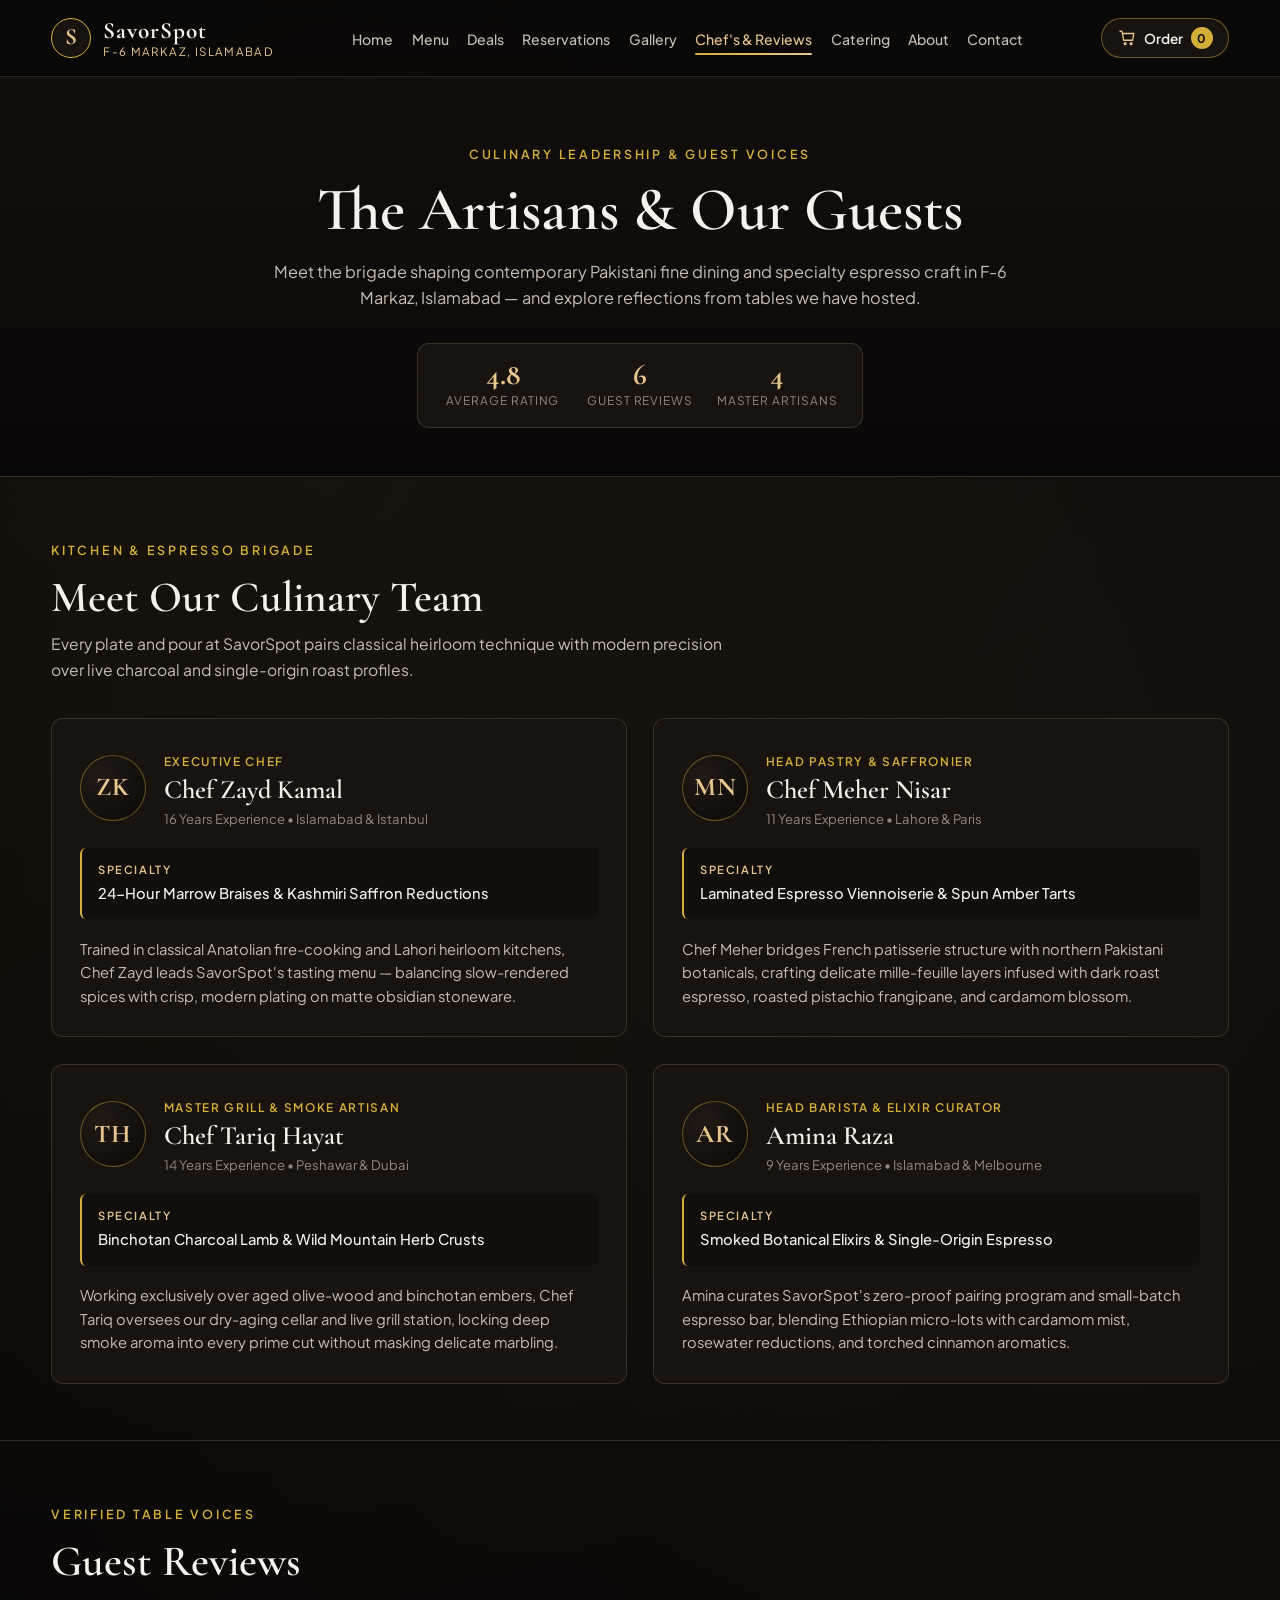
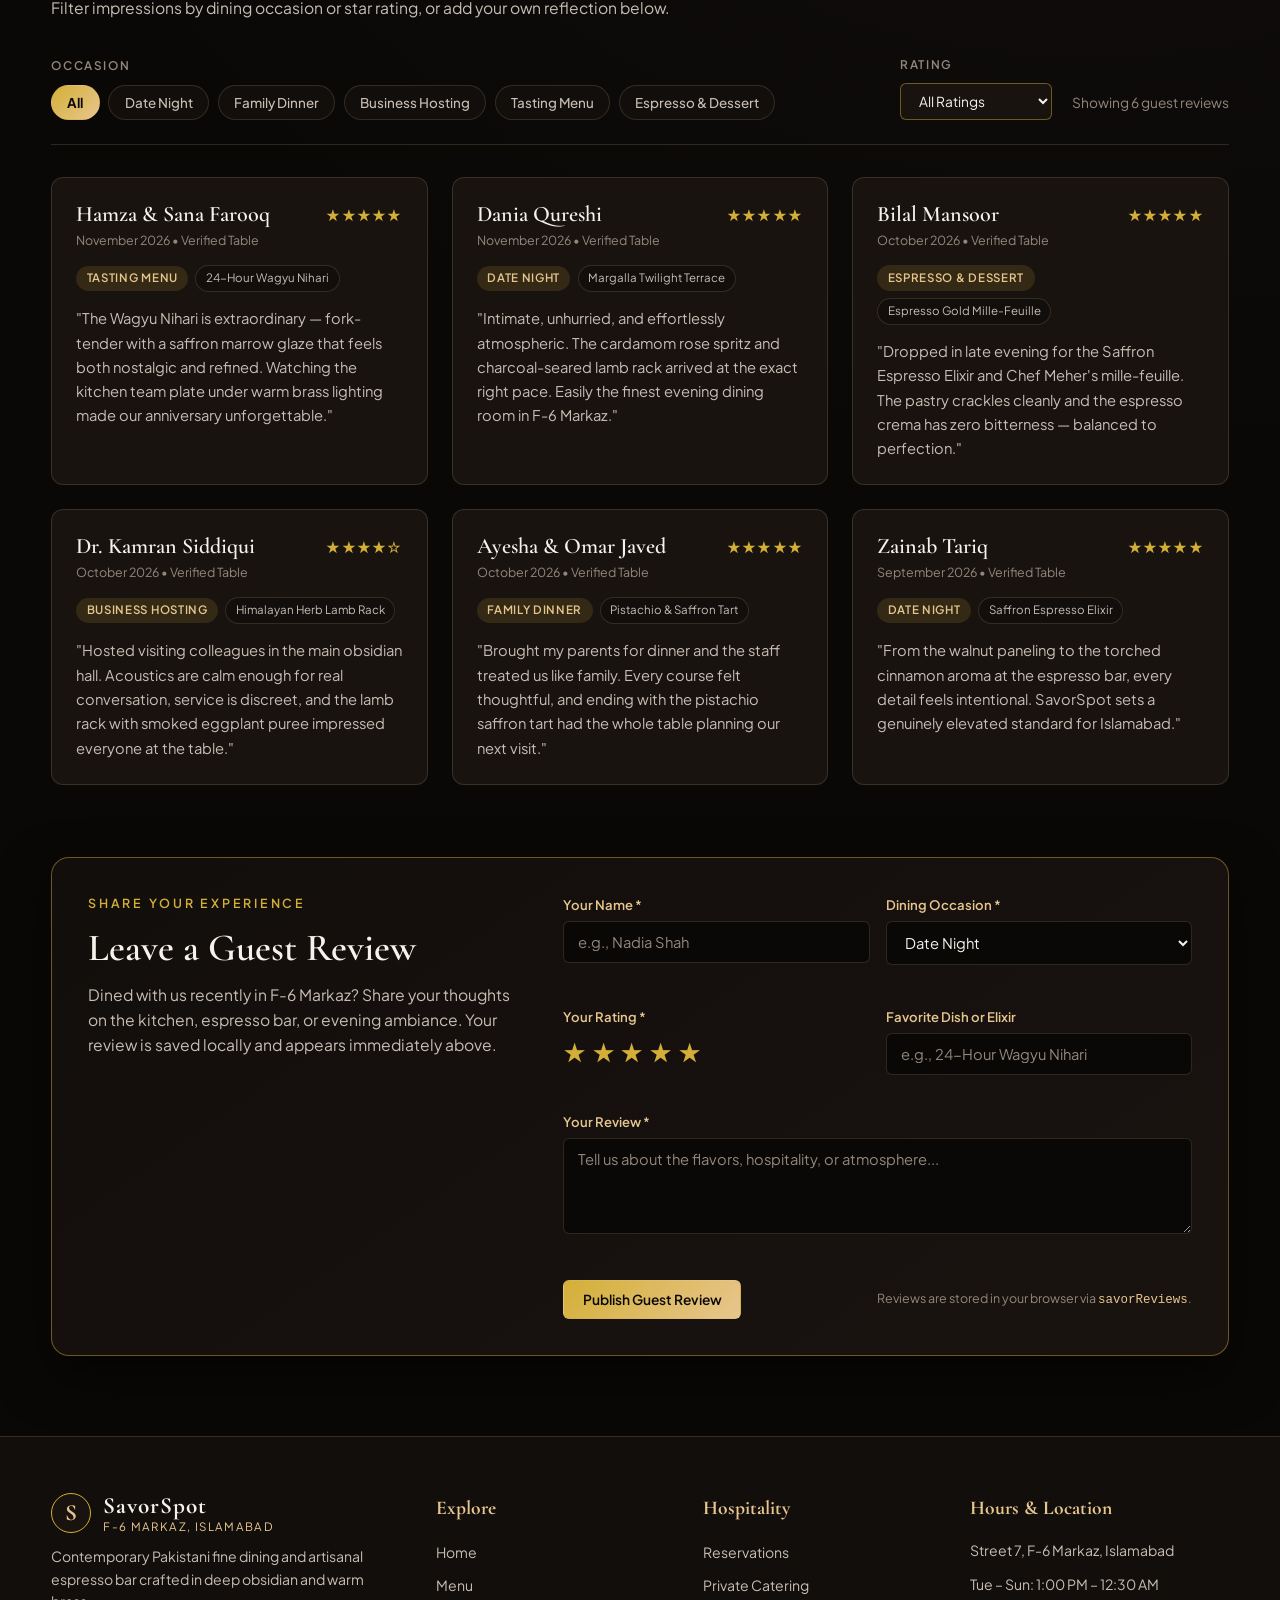
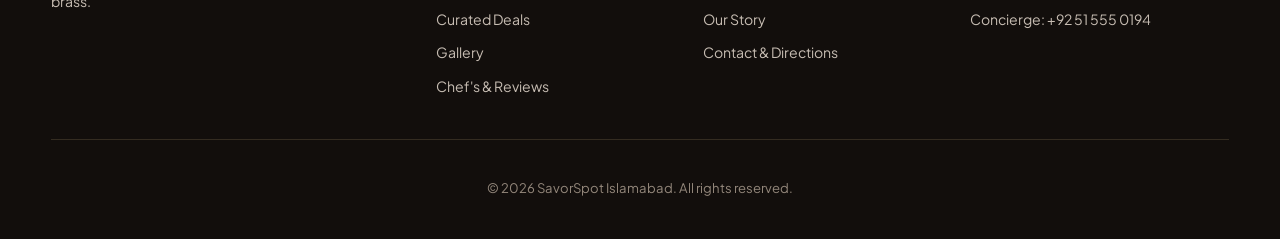
<file: pages/chefs-reviews.html>
<!DOCTYPE html>
<html lang="en">
<head>
  <meta charset="UTF-8" />
  <meta name="viewport" content="width=device-width, initial-scale=1.0" />
  <meta
    name="description"
    content="Meet the culinary team behind SavorSpot in F-6 Markaz, Islamabad, and read verified guest reviews or share your own dining experience."
  />
  <title>Chefs &amp; Guest Reviews | SavorSpot — F-6 Markaz, Islamabad</title>

  <link rel="preconnect" href="https://fonts.googleapis.com" />
  <link rel="preconnect" href="https://fonts.gstatic.com" crossorigin />
  <link
    href="https://fonts.googleapis.com/css2?family=Cormorant+Garamond:ital,wght@0,500;0,600;0,700;1,500&family=Plus+Jakarta+Sans:wght@400;500;600;700&display=swap"
    rel="stylesheet"
  />
  <link rel="stylesheet" href="../css/chefs-reviews.css" />
</head>
<body>
  <a class="skip-link" href="#main-content">Skip to chefs and reviews content</a>

  <header class="site-header" id="siteHeader">
    <div class="container header-inner">
      <a class="brand" href="../index.html" aria-label="SavorSpot Home">
        <span class="brand-mark" aria-hidden="true">S</span>
        <span class="brand-text">
          <span class="brand-name">SavorSpot</span>
          <span class="brand-loc">F-6 Markaz, Islamabad</span>
        </span>
      </a>

      <button
        type="button"
        class="nav-toggle"
        id="navToggle"
        aria-expanded="false"
        aria-controls="primaryNav"
        aria-label="Toggle navigation menu"
      >
        <span class="nav-toggle-bar"></span>
        <span class="nav-toggle-bar"></span>
        <span class="nav-toggle-bar"></span>
      </button>

      <nav class="primary-nav" id="primaryNav" aria-label="Primary navigation">
        <ul class="nav-list">
          <li><a href="../index.html" class="nav-link">Home</a></li>
          <li><a href="menu.html" class="nav-link">Menu</a></li>
          <li><a href="deals.html" class="nav-link">Deals</a></li>
          <li><a href="reservations.html" class="nav-link">Reservations</a></li>
          <li><a href="gallery.html" class="nav-link">Gallery</a></li>
          <li><a href="chefs-reviews.html" class="nav-link is-active" aria-current="page">Chef's &amp; Reviews</a></li>
          <li><a href="catering.html" class="nav-link">Catering</a></li>
          <li><a href="about.html" class="nav-link">About</a></li>
          <li><a href="contact.html" class="nav-link">Contact</a></li>
        </ul>
      </nav>

      <div class="header-actions">
        <button
          type="button"
          class="cart-trigger"
          id="cartTrigger"
          aria-controls="savorCart"
          aria-expanded="false"
          aria-label="Open order cart"
        >
          <svg class="icon-cart" viewBox="0 0 24 24" fill="none" stroke="currentColor" stroke-width="1.75" aria-hidden="true">
            <path d="M6 6h15l-1.5 9h-12z" />
            <path d="M6 6L5 3H2" />
            <circle cx="9.5" cy="19.5" r="1.25" />
            <circle cx="17.5" cy="19.5" r="1.25" />
          </svg>
          <span class="cart-label">Order</span>
          <span class="cart-badge" id="cartBadge" aria-live="polite">0</span>
        </button>
      </div>
    </div>
  </header>

  <main id="main-content">
    <section class="chefs-hero" aria-labelledby="chefsHeroTitle">
      <div class="container hero-content">
        <p class="eyebrow">Culinary Leadership &amp; Guest Voices</p>
        <h1 id="chefsHeroTitle">The Artisans &amp; Our Guests</h1>
        <p class="hero-subtitle">
          Meet the brigade shaping contemporary Pakistani fine dining and specialty espresso
          craft in F-6 Markaz, Islamabad — and explore reflections from tables we have hosted.
        </p>

        <div class="hero-metrics" aria-label="Dining room highlights">
          <div class="metric-pill">
            <span class="metric-value" id="avgRatingValue">4.8</span>
            <span class="metric-label">Average Rating</span>
          </div>
          <div class="metric-pill">
            <span class="metric-value" id="totalReviewsCount">6</span>
            <span class="metric-label">Guest Reviews</span>
          </div>
          <div class="metric-pill">
            <span class="metric-value">4</span>
            <span class="metric-label">Master Artisans</span>
          </div>
        </div>
      </div>
    </section>

    <section class="chefs-section" aria-labelledby="chefsSectionTitle">
      <div class="container">
        <div class="section-header">
          <p class="eyebrow">Kitchen &amp; Espresso Brigade</p>
          <h2 id="chefsSectionTitle">Meet Our Culinary Team</h2>
          <p class="section-lead">
            Every plate and pour at SavorSpot pairs classical heirloom technique with modern
            precision over live charcoal and single-origin roast profiles.
          </p>
        </div>

        <div class="chefs-grid">
          <article class="chef-card">
            <div class="chef-card-top">
              <div class="chef-crest" aria-hidden="true">
                <span>ZK</span>
              </div>
              <div class="chef-heading">
                <span class="chef-role">Executive Chef</span>
                <h3 class="chef-name">Chef Zayd Kamal</h3>
                <p class="chef-experience">16 Years Experience • Islamabad &amp; Istanbul</p>
              </div>
            </div>
            <div class="chef-specialty-box">
              <span class="specialty-label">Specialty</span>
              <p class="specialty-value">24-Hour Marrow Braises &amp; Kashmiri Saffron Reductions</p>
            </div>
            <p class="chef-bio">
              Trained in classical Anatolian fire-cooking and Lahori heirloom kitchens, Chef Zayd
              leads SavorSpot's tasting menu — balancing slow-rendered spices with crisp, modern
              plating on matte obsidian stoneware.
            </p>
          </article>

          <article class="chef-card">
            <div class="chef-card-top">
              <div class="chef-crest" aria-hidden="true">
                <span>MN</span>
              </div>
              <div class="chef-heading">
                <span class="chef-role">Head Pastry &amp; Saffronier</span>
                <h3 class="chef-name">Chef Meher Nisar</h3>
                <p class="chef-experience">11 Years Experience • Lahore &amp; Paris</p>
              </div>
            </div>
            <div class="chef-specialty-box">
              <span class="specialty-label">Specialty</span>
              <p class="specialty-value">Laminated Espresso Viennoiserie &amp; Spun Amber Tarts</p>
            </div>
            <p class="chef-bio">
              Chef Meher bridges French patisserie structure with northern Pakistani botanicals,
              crafting delicate mille-feuille layers infused with dark roast espresso, roasted
              pistachio frangipane, and cardamom blossom.
            </p>
          </article>

          <article class="chef-card">
            <div class="chef-card-top">
              <div class="chef-crest" aria-hidden="true">
                <span>TH</span>
              </div>
              <div class="chef-heading">
                <span class="chef-role">Master Grill &amp; Smoke Artisan</span>
                <h3 class="chef-name">Chef Tariq Hayat</h3>
                <p class="chef-experience">14 Years Experience • Peshawar &amp; Dubai</p>
              </div>
            </div>
            <div class="chef-specialty-box">
              <span class="specialty-label">Specialty</span>
              <p class="specialty-value">Binchotan Charcoal Lamb &amp; Wild Mountain Herb Crusts</p>
            </div>
            <p class="chef-bio">
              Working exclusively over aged olive-wood and binchotan embers, Chef Tariq oversees
              our dry-aging cellar and live grill station, locking deep smoke aroma into every
              prime cut without masking delicate marbling.
            </p>
          </article>

          <article class="chef-card">
            <div class="chef-card-top">
              <div class="chef-crest" aria-hidden="true">
                <span>AR</span>
              </div>
              <div class="chef-heading">
                <span class="chef-role">Head Barista &amp; Elixir Curator</span>
                <h3 class="chef-name">Amina Raza</h3>
                <p class="chef-experience">9 Years Experience • Islamabad &amp; Melbourne</p>
              </div>
            </div>
            <div class="chef-specialty-box">
              <span class="specialty-label">Specialty</span>
              <p class="specialty-value">Smoked Botanical Elixirs &amp; Single-Origin Espresso</p>
            </div>
            <p class="chef-bio">
              Amina curates SavorSpot's zero-proof pairing program and small-batch espresso bar,
              blending Ethiopian micro-lots with cardamom mist, rosewater reductions, and
              torched cinnamon aromatics.
            </p>
          </article>
        </div>
      </div>
    </section>

    <section class="reviews-section" aria-labelledby="reviewsSectionTitle">
      <div class="container">
        <div class="section-header">
          <p class="eyebrow">Verified Table Voices</p>
          <h2 id="reviewsSectionTitle">Guest Reviews</h2>
          <p class="section-lead">
            Filter impressions by dining occasion or star rating, or add your own reflection below.
          </p>
        </div>

        <div class="reviews-toolbar">
          <div class="filter-group">
            <span class="filter-label">Occasion</span>
            <div class="filter-tabs" role="tablist" aria-label="Filter reviews by occasion">
              <button
                type="button"
                class="filter-tab is-active"
                role="tab"
                aria-selected="true"
                data-occasion="all"
              >
                All
              </button>
              <button
                type="button"
                class="filter-tab"
                role="tab"
                aria-selected="false"
                data-occasion="Date Night"
              >
                Date Night
              </button>
              <button
                type="button"
                class="filter-tab"
                role="tab"
                aria-selected="false"
                data-occasion="Family Dinner"
              >
                Family Dinner
              </button>
              <button
                type="button"
                class="filter-tab"
                role="tab"
                aria-selected="false"
                data-occasion="Business Hosting"
              >
                Business Hosting
              </button>
              <button
                type="button"
                class="filter-tab"
                role="tab"
                aria-selected="false"
                data-occasion="Tasting Menu"
              >
                Tasting Menu
              </button>
              <button
                type="button"
                class="filter-tab"
                role="tab"
                aria-selected="false"
                data-occasion="Espresso & Dessert"
              >
                Espresso &amp; Dessert
              </button>
            </div>
          </div>

          <div class="toolbar-right">
            <div class="rating-filter-wrap">
              <label for="ratingFilter" class="filter-label">Rating</label>
              <select id="ratingFilter" class="rating-select">
                <option value="all">All Ratings</option>
                <option value="5">5 Stars Only</option>
                <option value="4">4 Stars &amp; Above</option>
              </select>
            </div>
            <p class="reviews-status" id="reviewsStatus" aria-live="polite">
              Showing 6 guest reviews
            </p>
          </div>
        </div>

        <div class="reviews-grid" id="reviewsGrid">
          <article class="review-card" data-rating="5" data-occasion="Tasting Menu">
            <div class="review-top">
              <div>
                <h3 class="reviewer-name">Hamza &amp; Sana Farooq</h3>
                <p class="review-date">November 2026 • Verified Table</p>
              </div>
              <span class="review-stars" aria-label="5 out of 5 stars">&#9733;&#9733;&#9733;&#9733;&#9733;</span>
            </div>
            <div class="review-tags">
              <span class="card-tag">Tasting Menu</span>
              <span class="dish-tag">24-Hour Wagyu Nihari</span>
            </div>
            <p class="review-text">
              "The Wagyu Nihari is extraordinary — fork-tender with a saffron marrow glaze that
              feels both nostalgic and refined. Watching the kitchen team plate under warm brass
              lighting made our anniversary unforgettable."
            </p>
          </article>

          <article class="review-card" data-rating="5" data-occasion="Date Night">
            <div class="review-top">
              <div>
                <h3 class="reviewer-name">Dania Qureshi</h3>
                <p class="review-date">November 2026 • Verified Table</p>
              </div>
              <span class="review-stars" aria-label="5 out of 5 stars">&#9733;&#9733;&#9733;&#9733;&#9733;</span>
            </div>
            <div class="review-tags">
              <span class="card-tag">Date Night</span>
              <span class="dish-tag">Margalla Twilight Terrace</span>
            </div>
            <p class="review-text">
              "Intimate, unhurried, and effortlessly atmospheric. The cardamom rose spritz and
              charcoal-seared lamb rack arrived at the exact right pace. Easily the finest evening
              dining room in F-6 Markaz."
            </p>
          </article>

          <article class="review-card" data-rating="5" data-occasion="Espresso & Dessert">
            <div class="review-top">
              <div>
                <h3 class="reviewer-name">Bilal Mansoor</h3>
                <p class="review-date">October 2026 • Verified Table</p>
              </div>
              <span class="review-stars" aria-label="5 out of 5 stars">&#9733;&#9733;&#9733;&#9733;&#9733;</span>
            </div>
            <div class="review-tags">
              <span class="card-tag">Espresso &amp; Dessert</span>
              <span class="dish-tag">Espresso Gold Mille-Feuille</span>
            </div>
            <p class="review-text">
              "Dropped in late evening for the Saffron Espresso Elixir and Chef Meher's
              mille-feuille. The pastry crackles cleanly and the espresso crema has zero
              bitterness — balanced to perfection."
            </p>
          </article>

          <article class="review-card" data-rating="4" data-occasion="Business Hosting">
            <div class="review-top">
              <div>
                <h3 class="reviewer-name">Dr. Kamran Siddiqui</h3>
                <p class="review-date">October 2026 • Verified Table</p>
              </div>
              <span class="review-stars" aria-label="4 out of 5 stars">&#9733;&#9733;&#9733;&#9733;&#9734;</span>
            </div>
            <div class="review-tags">
              <span class="card-tag">Business Hosting</span>
              <span class="dish-tag">Himalayan Herb Lamb Rack</span>
            </div>
            <p class="review-text">
              "Hosted visiting colleagues in the main obsidian hall. Acoustics are calm enough
              for real conversation, service is discreet, and the lamb rack with smoked eggplant
              puree impressed everyone at the table."
            </p>
          </article>

          <article class="review-card" data-rating="5" data-occasion="Family Dinner">
            <div class="review-top">
              <div>
                <h3 class="reviewer-name">Ayesha &amp; Omar Javed</h3>
                <p class="review-date">October 2026 • Verified Table</p>
              </div>
              <span class="review-stars" aria-label="5 out of 5 stars">&#9733;&#9733;&#9733;&#9733;&#9733;</span>
            </div>
            <div class="review-tags">
              <span class="card-tag">Family Dinner</span>
              <span class="dish-tag">Pistachio &amp; Saffron Tart</span>
            </div>
            <p class="review-text">
              "Brought my parents for dinner and the staff treated us like family. Every course
              felt thoughtful, and ending with the pistachio saffron tart had the whole table
              planning our next visit."
            </p>
          </article>

          <article class="review-card" data-rating="5" data-occasion="Date Night">
            <div class="review-top">
              <div>
                <h3 class="reviewer-name">Zainab Tariq</h3>
                <p class="review-date">September 2026 • Verified Table</p>
              </div>
              <span class="review-stars" aria-label="5 out of 5 stars">&#9733;&#9733;&#9733;&#9733;&#9733;</span>
            </div>
            <div class="review-tags">
              <span class="card-tag">Date Night</span>
              <span class="dish-tag">Saffron Espresso Elixir</span>
            </div>
            <p class="review-text">
              "From the walnut paneling to the torched cinnamon aroma at the espresso bar, every
              detail feels intentional. SavorSpot sets a genuinely elevated standard for
              Islamabad."
            </p>
          </article>
        </div>

        <p class="reviews-empty" id="reviewsEmpty" hidden>
          No guest reviews match the selected occasion and rating filter.
        </p>
      </div>
    </section>

    <section class="submit-review-section" aria-labelledby="submitReviewTitle">
      <div class="container">
        <div class="review-form-card">
          <div class="review-form-intro">
            <p class="eyebrow">Share Your Experience</p>
            <h2 id="submitReviewTitle">Leave a Guest Review</h2>
            <p class="section-lead">
              Dined with us recently in F-6 Markaz? Share your thoughts on the kitchen,
              espresso bar, or evening ambiance. Your review is saved locally and appears
              immediately above.
            </p>
          </div>

          <form class="review-form" id="reviewForm" novalidate>
            <div class="form-row">
              <div class="form-field">
                <label for="reviewerName">Your Name <span aria-hidden="true">*</span></label>
                <input
                  type="text"
                  id="reviewerName"
                  name="reviewerName"
                  placeholder="e.g., Nadia Shah"
                  required
                  minlength="2"
                  maxlength="60"
                  autocomplete="name"
                />
                <span class="field-error" id="nameError" aria-live="polite"></span>
              </div>

              <div class="form-field">
                <label for="reviewOccasion">Dining Occasion <span aria-hidden="true">*</span></label>
                <select id="reviewOccasion" name="reviewOccasion" required>
                  <option value="Date Night">Date Night</option>
                  <option value="Family Dinner">Family Dinner</option>
                  <option value="Business Hosting">Business Hosting</option>
                  <option value="Tasting Menu">Tasting Menu</option>
                  <option value="Espresso & Dessert">Espresso &amp; Dessert</option>
                </select>
                <span class="field-error" id="occasionError" aria-live="polite"></span>
              </div>
            </div>

            <div class="form-row">
              <div class="form-field">
                <span class="field-label" id="ratingGroupLabel">Your Rating <span aria-hidden="true">*</span></span>
                <div class="star-rating-input" role="radiogroup" aria-labelledby="ratingGroupLabel">
                  <input type="radio" id="star5" name="reviewRating" value="5" checked />
                  <label for="star5" title="5 stars">&#9733;</label>
                  <input type="radio" id="star4" name="reviewRating" value="4" />
                  <label for="star4" title="4 stars">&#9733;</label>
                  <input type="radio" id="star3" name="reviewRating" value="3" />
                  <label for="star3" title="3 stars">&#9733;</label>
                  <input type="radio" id="star2" name="reviewRating" value="2" />
                  <label for="star2" title="2 stars">&#9733;</label>
                  <input type="radio" id="star1" name="reviewRating" value="1" />
                  <label for="star1" title="1 star">&#9733;</label>
                </div>
                <span class="field-error" id="ratingError" aria-live="polite"></span>
              </div>

              <div class="form-field">
                <label for="reviewDish">Favorite Dish or Elixir</label>
                <input
                  type="text"
                  id="reviewDish"
                  name="reviewDish"
                  placeholder="e.g., 24-Hour Wagyu Nihari"
                  maxlength="60"
                />
              </div>
            </div>

            <div class="form-field">
              <label for="reviewComment">Your Review <span aria-hidden="true">*</span></label>
              <textarea
                id="reviewComment"
                name="reviewComment"
                rows="4"
                placeholder="Tell us about the flavors, hospitality, or atmosphere..."
                required
                minlength="15"
                maxlength="500"
              ></textarea>
              <span class="field-error" id="commentError" aria-live="polite"></span>
            </div>

            <div class="form-actions">
              <button type="submit" class="btn-gold">Publish Guest Review</button>
              <p class="form-note">Reviews are stored in your browser via <code>savorReviews</code>.</p>
            </div>
          </form>
        </div>
      </div>
    </section>
  </main>

  <footer class="site-footer">
    <div class="container footer-grid">
      <div class="footer-brand">
        <a class="brand" href="../index.html">
          <span class="brand-mark" aria-hidden="true">S</span>
          <span class="brand-text">
            <span class="brand-name">SavorSpot</span>
            <span class="brand-loc">F-6 Markaz, Islamabad</span>
          </span>
        </a>
        <p class="footer-copy">
          Contemporary Pakistani fine dining and artisanal espresso bar crafted in deep obsidian and warm brass.
        </p>
      </div>

      <div class="footer-col">
        <h2 class="footer-heading">Explore</h2>
        <ul class="footer-links">
          <li><a href="../index.html">Home</a></li>
          <li><a href="menu.html">Menu</a></li>
          <li><a href="deals.html">Curated Deals</a></li>
          <li><a href="gallery.html">Gallery</a></li>
          <li><a href="chefs-reviews.html">Chef's &amp; Reviews</a></li>
        </ul>
      </div>

      <div class="footer-col">
        <h2 class="footer-heading">Hospitality</h2>
        <ul class="footer-links">
          <li><a href="reservations.html">Reservations</a></li>
          <li><a href="catering.html">Private Catering</a></li>
          <li><a href="about.html">Our Story</a></li>
          <li><a href="contact.html">Contact &amp; Directions</a></li>
        </ul>
      </div>

      <div class="footer-col">
        <h2 class="footer-heading">Hours &amp; Location</h2>
        <p class="footer-meta">Street 7, F-6 Markaz, Islamabad</p>
        <p class="footer-meta">Tue – Sun: 1:00 PM – 12:30 AM</p>
        <p class="footer-meta">Concierge: +92 51 555 0194</p>
      </div>
    </div>

    <div class="container footer-bottom">
      <p>&copy; 2026 SavorSpot Islamabad. All rights reserved.</p>
    </div>
  </footer>

  <!-- Shared SavorCart Drawer -->
  <div class="drawer-backdrop" id="cartBackdrop" hidden></div>
  <aside
    class="cart-drawer"
    id="savorCart"
    role="dialog"
    aria-modal="true"
    aria-labelledby="cartDrawerTitle"
    hidden
  >
    <div class="cart-header">
      <div>
        <h2 id="cartDrawerTitle">Your SavorSpot Order</h2>
        <p class="cart-subtitle">F-6 Markaz Kitchen &amp; Espresso Bar</p>
      </div>
      <button type="button" class="cart-close" id="cartClose" aria-label="Close order drawer">
        &times;
      </button>
    </div>

    <div class="cart-body" id="cartItemsContainer"></div>

    <div class="cart-footer">
      <div class="cart-summary-row">
        <span>Subtotal</span>
        <strong id="cartSubtotal">PKR 0</strong>
      </div>
      <div class="cart-footer-actions">
        <button type="button" class="btn-outline" id="cartClearBtn">Clear Order</button>
        <a href="menu.html" class="btn-gold" id="cartCheckoutBtn">Continue to Menu</a>
      </div>
    </div>
  </aside>

  <!-- Toast Notifications -->
  <div class="toast-container" id="toastContainer" aria-live="polite" aria-atomic="true"></div>

  <script src="../js/chefs-reviews.js" defer></script>
</body>
</html>
</file>
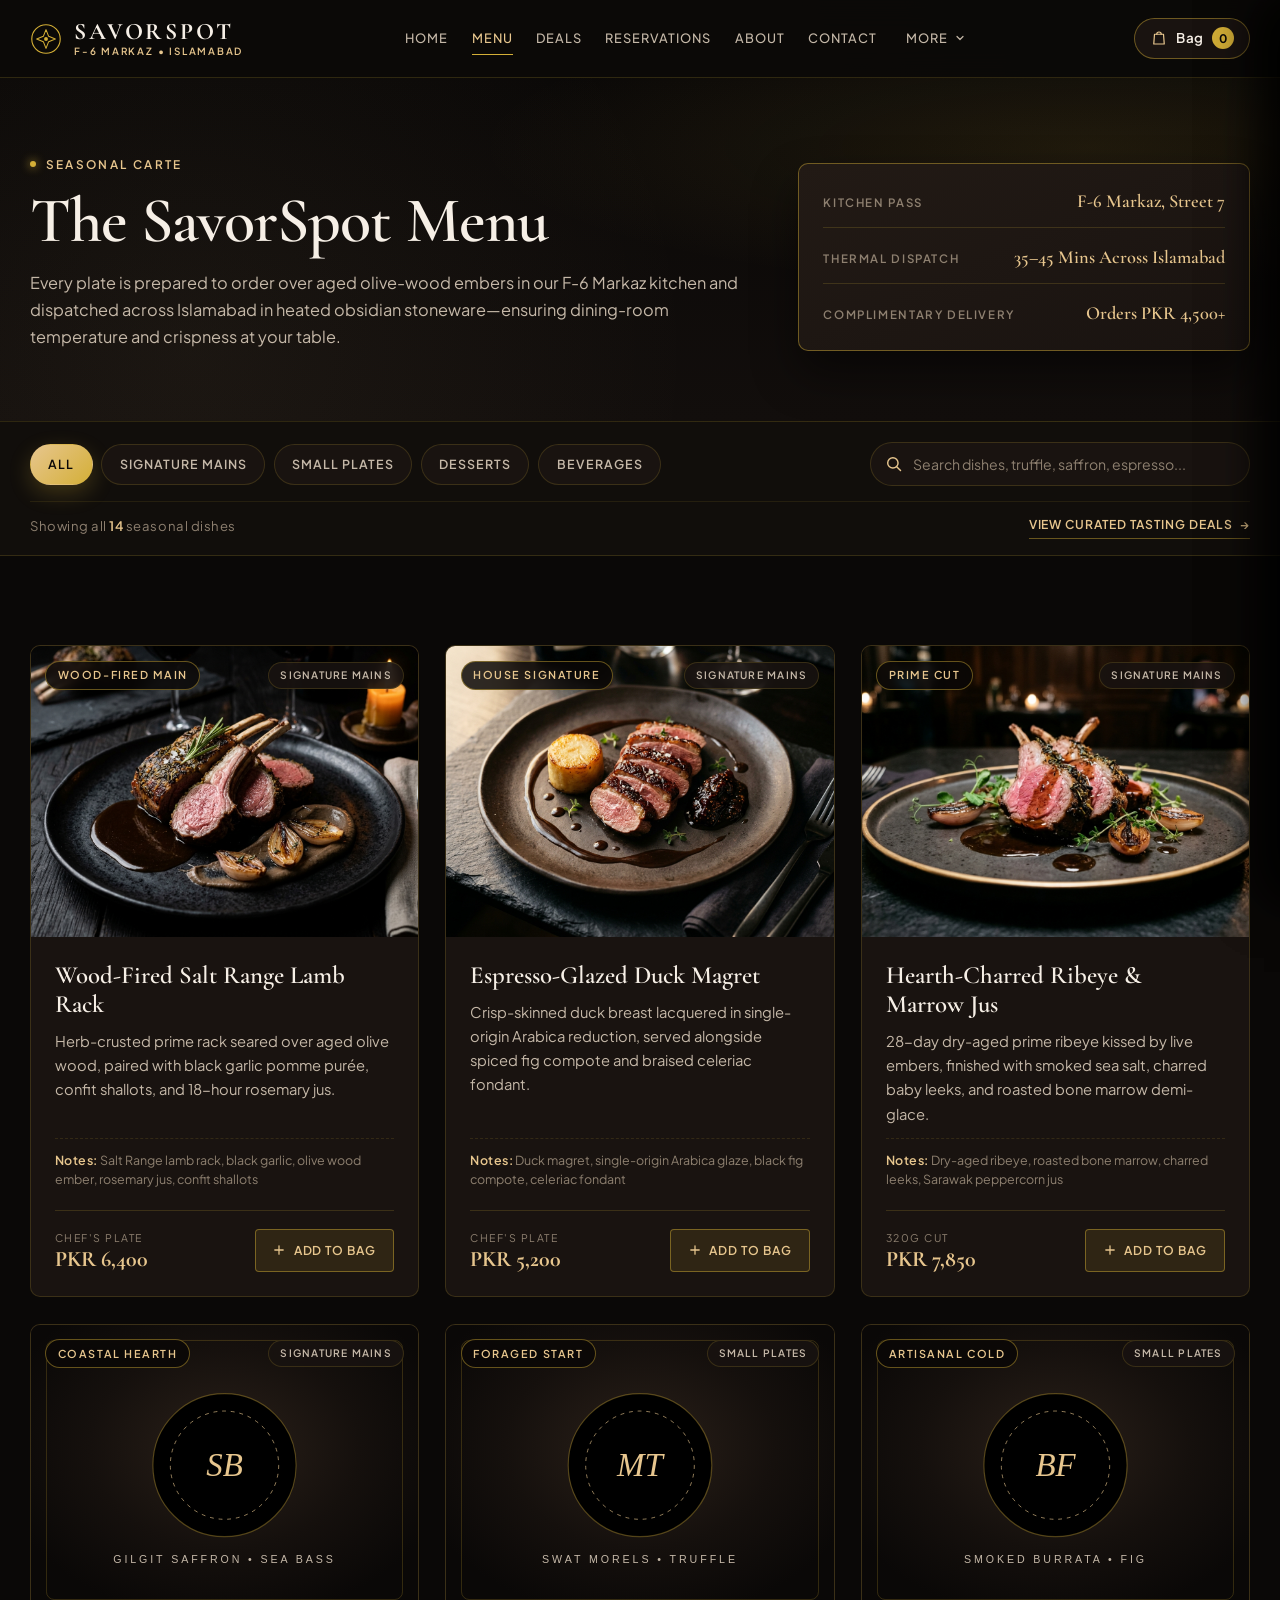
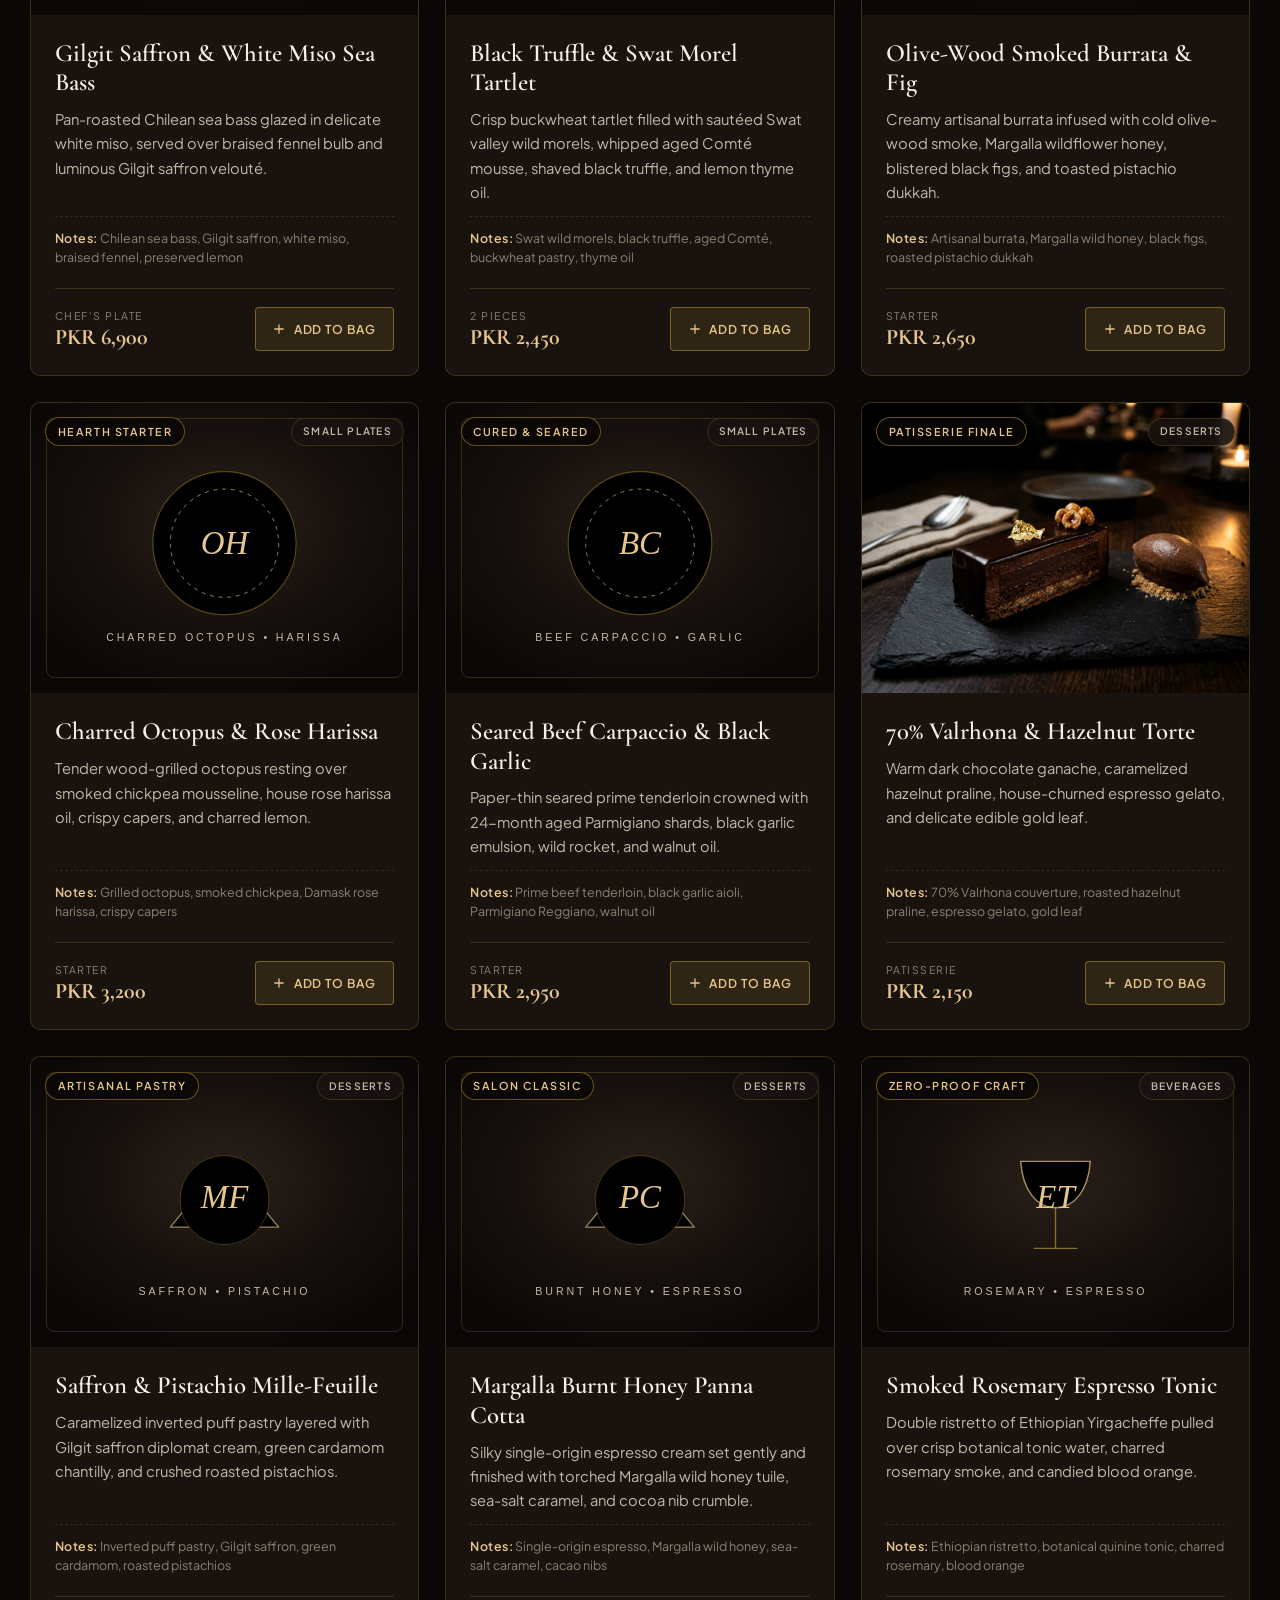
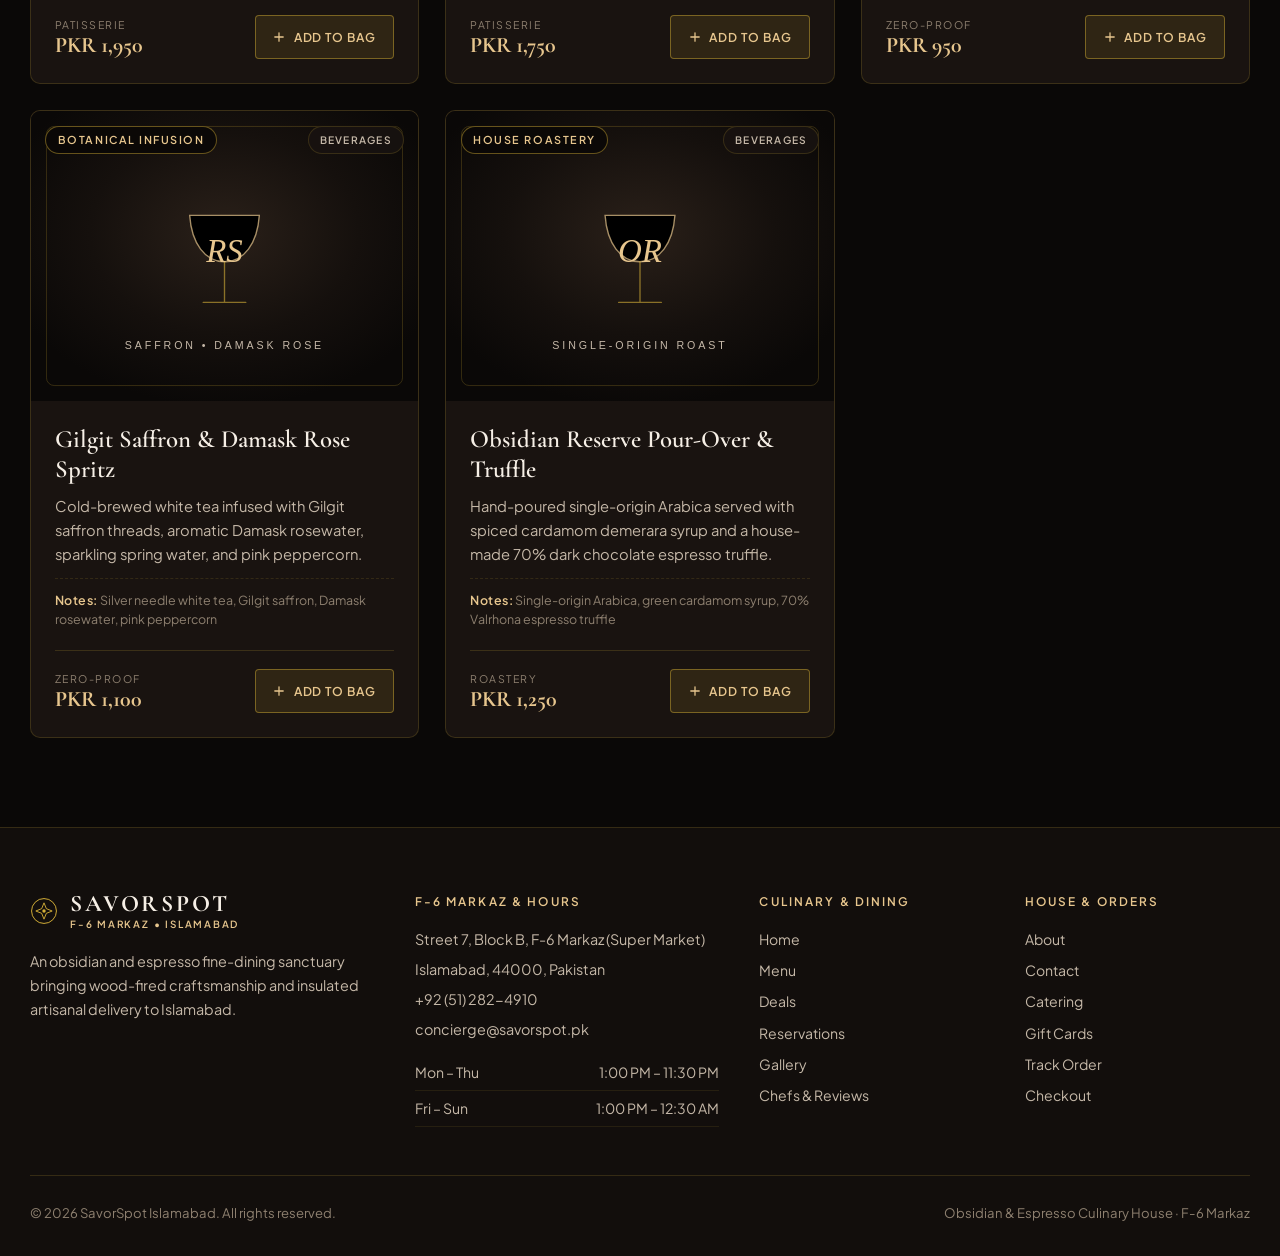
<file: pages/menu.html>
<!DOCTYPE html>
<html lang="en">
<head>
  <meta charset="UTF-8">
  <meta name="viewport" content="width=device-width, initial-scale=1.0">
  <meta name="description" content="Explore The SavorSpot Menu — Signature Mains, Small Plates, Desserts, and Artisanal Beverages crafted in F-6 Markaz, Islamabad for salon dining and insulated dispatch.">
  <title>Menu | SavorSpot — F-6 Markaz, Islamabad</title>

  <!-- Google Fonts: Cormorant Garamond & Plus Jakarta Sans -->
  <link rel="preconnect" href="https://fonts.googleapis.com">
  <link rel="preconnect" href="https://fonts.gstatic.com" crossorigin>
  <link href="https://fonts.googleapis.com/css2?family=Cormorant+Garamond:ital,wght@0,400;0,500;0,600;0,700;1,400;1,600&family=Plus+Jakarta+Sans:wght@400;500;600;700&display=swap" rel="stylesheet">

  <!-- Shared & Page Stylesheets -->
  <link rel="stylesheet" href="../css/home.css">
  <link rel="stylesheet" href="../css/menu.css">
</head>
<body>
  <a class="skip-link" href="#main-content">Skip to main content</a>

  <!-- Sticky Site Header -->
  <header class="site-header" id="site-header">
    <div class="container header-inner">
      <a class="brand-logo" href="../index.html" aria-label="SavorSpot Home — F-6 Markaz, Islamabad">
        <span class="brand-crest" aria-hidden="true">
          <svg viewBox="0 0 36 36" width="32" height="32" fill="none" xmlns="http://www.w3.org/2000/svg">
            <rect x="2" y="2" width="32" height="32" rx="16" stroke="currentColor" stroke-width="1.25"/>
            <path d="M18 7.5L21 15L28.5 18L21 21L18 28.5L15 21L7.5 18L15 15L18 7.5Z" stroke="currentColor" stroke-width="1.2" stroke-linejoin="round"/>
            <circle cx="18" cy="18" r="2.2" fill="currentColor"/>
          </svg>
        </span>
        <span class="brand-text">
          <span class="brand-name">SAVORSPOT</span>
          <span class="brand-sub">F-6 Markaz &bull; Islamabad</span>
        </span>
      </a>

      <!-- Desktop Primary Navigation (12-Page Structure) -->
      <nav class="primary-nav" aria-label="Primary Navigation">
        <ul class="nav-list">
          <li><a class="nav-link" href="../index.html">Home</a></li>
          <li><a class="nav-link active" href="menu.html" aria-current="page">Menu</a></li>
          <li><a class="nav-link" href="deals.html">Deals</a></li>
          <li><a class="nav-link" href="reservations.html">Reservations</a></li>
          <li><a class="nav-link" href="about.html">About</a></li>
          <li><a class="nav-link" href="contact.html">Contact</a></li>
          <li class="nav-dropdown">
            <button
              type="button"
              class="nav-link nav-dropdown-toggle"
              id="nav-more-toggle"
              aria-expanded="false"
              aria-controls="nav-more-menu"
            >
              More
              <svg viewBox="0 0 16 16" width="12" height="12" fill="none" stroke="currentColor" stroke-width="1.6" aria-hidden="true">
                <path d="M4 6l4 4 4-4" stroke-linecap="round" stroke-linejoin="round"/>
              </svg>
            </button>
            <ul class="nav-dropdown-menu" id="nav-more-menu" hidden>
              <li><a class="nav-dropdown-link" href="gallery.html">Gallery</a></li>
              <li><a class="nav-dropdown-link" href="chefs-reviews.html">Chefs &amp; Reviews</a></li>
              <li><a class="nav-dropdown-link" href="catering.html">Catering</a></li>
              <li><a class="nav-dropdown-link" href="gift-cards.html">Gift Cards</a></li>
              <li><a class="nav-dropdown-link" href="track-order.html">Track Order</a></li>
              <li><a class="nav-dropdown-link" href="checkout.html">Checkout</a></li>
            </ul>
          </li>
        </ul>
      </nav>

      <!-- Header Utility Actions -->
      <div class="header-actions">
        <button
          type="button"
          class="cart-trigger"
          id="cart-toggle-btn"
          aria-label="Open dining bag"
          aria-expanded="false"
          aria-controls="savorCart"
        >
          <svg class="cart-icon" viewBox="0 0 24 24" width="18" height="18" fill="none" stroke="currentColor" stroke-width="1.6" stroke-linecap="round" stroke-linejoin="round" aria-hidden="true">
            <path d="M6 7h12l1 13H5L6 7z"/>
            <path d="M9 7a3 3 0 0 1 6 0"/>
          </svg>
          <span class="cart-trigger-label">Bag</span>
          <span class="cart-badge" id="navCartCount" aria-live="polite">0</span>
        </button>

        <button
          type="button"
          class="hamburger-btn"
          id="mobile-menu-toggle"
          aria-label="Toggle navigation menu"
          aria-expanded="false"
          aria-controls="mobile-nav-drawer"
        >
          <span class="hamburger-line" aria-hidden="true"></span>
          <span class="hamburger-line" aria-hidden="true"></span>
          <span class="hamburger-line" aria-hidden="true"></span>
        </button>
      </div>
    </div>

    <!-- Mobile Navigation Drawer (All 12 Pages) -->
    <div class="mobile-nav-backdrop" id="mobile-nav-backdrop" hidden></div>
    <nav class="mobile-nav-drawer" id="mobile-nav-drawer" aria-label="Mobile Navigation" hidden>
      <div class="mobile-nav-header">
        <span class="mobile-nav-eyebrow">SavorSpot Directory</span>
        <button type="button" class="icon-close-btn" id="mobile-nav-close" aria-label="Close navigation menu">
          <span aria-hidden="true">&times;</span>
        </button>
      </div>
      <ul class="mobile-nav-list">
        <li><a class="mobile-nav-link" href="../index.html">Home</a></li>
        <li><a class="mobile-nav-link active" href="menu.html" aria-current="page">Menu</a></li>
        <li><a class="mobile-nav-link" href="deals.html">Deals</a></li>
        <li><a class="mobile-nav-link" href="reservations.html">Reservations</a></li>
        <li><a class="mobile-nav-link" href="about.html">About</a></li>
        <li><a class="mobile-nav-link" href="contact.html">Contact</a></li>
        <li><a class="mobile-nav-link" href="checkout.html">Checkout</a></li>
        <li><a class="mobile-nav-link" href="track-order.html">Track Order</a></li>
        <li><a class="mobile-nav-link" href="gift-cards.html">Gift Cards</a></li>
        <li><a class="mobile-nav-link" href="gallery.html">Gallery</a></li>
        <li><a class="mobile-nav-link" href="chefs-reviews.html">Chefs &amp; Reviews</a></li>
        <li><a class="mobile-nav-link" href="catering.html">Catering</a></li>
      </ul>
      <div class="mobile-nav-footer">
        <p>F-6 Markaz, Islamabad</p>
        <p>Open Daily &middot; 1:00 PM &ndash; 12:30 AM</p>
      </div>
    </nav>
  </header>

  <main id="main-content">
    <!-- Menu Page Banner -->
    <section class="menu-banner" aria-labelledby="menu-banner-heading">
      <div class="menu-banner-ambient" aria-hidden="true"></div>
      <div class="container menu-banner-inner">
        <div class="menu-banner-copy">
          <p class="eyebrow">
            <span class="eyebrow-dot" aria-hidden="true"></span>
            Seasonal Carte
          </p>
          <h1 id="menu-banner-heading" class="menu-banner-title">The SavorSpot Menu</h1>
          <p class="menu-banner-lead">
            Every plate is prepared to order over aged olive-wood embers in our F-6 Markaz kitchen and dispatched across Islamabad in heated obsidian stoneware&mdash;ensuring dining-room temperature and crispness at your table.
          </p>
        </div>

        <aside class="menu-dispatch-card" aria-label="Islamabad Kitchen and Dispatch Notes">
          <div class="dispatch-row">
            <span class="dispatch-label">Kitchen Pass</span>
            <strong class="dispatch-value">F-6 Markaz, Street 7</strong>
          </div>
          <div class="dispatch-row">
            <span class="dispatch-label">Thermal Dispatch</span>
            <strong class="dispatch-value">35&ndash;45 Mins Across Islamabad</strong>
          </div>
          <div class="dispatch-row">
            <span class="dispatch-label">Complimentary Delivery</span>
            <strong class="dispatch-value">Orders PKR 4,500+</strong>
          </div>
        </aside>
      </div>
    </section>

    <!-- Interactive Filter Bar & Live Search -->
    <section class="menu-controls-section" aria-label="Filter and search menu">
      <div class="container">
        <div class="menu-controls-panel">
          <div class="filter-pills" id="menu-filter-pills" role="group" aria-label="Menu Categories">
            <button type="button" class="filter-pill is-active" data-category="All" aria-pressed="true">
              All
            </button>
            <button type="button" class="filter-pill" data-category="Signature Mains" aria-pressed="false">
              Signature Mains
            </button>
            <button type="button" class="filter-pill" data-category="Small Plates" aria-pressed="false">
              Small Plates
            </button>
            <button type="button" class="filter-pill" data-category="Desserts" aria-pressed="false">
              Desserts
            </button>
            <button type="button" class="filter-pill" data-category="Beverages" aria-pressed="false">
              Beverages
            </button>
          </div>

          <div class="menu-search-wrap">
            <label class="sr-only" for="menu-search-input">Search dishes by name or ingredients</label>
            <svg class="menu-search-icon" viewBox="0 0 20 20" width="18" height="18" fill="none" stroke="currentColor" stroke-width="1.6" aria-hidden="true">
              <circle cx="8.75" cy="8.75" r="5.75"/>
              <path d="M13 13l4.25 4.25" stroke-linecap="round"/>
            </svg>
            <input
              type="search"
              id="menu-search-input"
              class="menu-search-input"
              placeholder="Search dishes, truffle, saffron, espresso..."
              autocomplete="off"
            >
            <button
              type="button"
              id="menu-search-clear"
              class="menu-search-clear"
              aria-label="Clear search query"
              hidden
            >
              &times;
            </button>
          </div>
        </div>

        <div class="menu-results-bar">
          <p class="menu-results-count" id="menu-results-count" aria-live="polite">
            Showing all seasonal plates
          </p>
          <a class="text-link menu-deals-link" href="deals.html">
            View Curated Tasting Deals
            <span aria-hidden="true">&rarr;</span>
          </a>
        </div>
      </div>
    </section>

    <!-- Menu Dish Grid -->
    <section class="menu-grid-section section-pad" aria-labelledby="menu-grid-heading">
      <div class="container">
        <h2 id="menu-grid-heading" class="sr-only">Curated Dishes</h2>

        <div class="dishes-grid menu-dishes-grid" id="menu-dishes-grid">
          <!-- Rendered dynamically by js/menu.js -->
        </div>

        <div class="menu-empty-state" id="menu-empty-state" hidden>
          <div class="menu-empty-crest" aria-hidden="true">
            <svg viewBox="0 0 36 36" width="32" height="32" fill="none" stroke="currentColor" stroke-width="1.3">
              <circle cx="16" cy="16" r="10"/>
              <path d="M23.5 23.5L30 30" stroke-linecap="round"/>
            </svg>
          </div>
          <h3>No dishes match your selection</h3>
          <p id="menu-empty-message">
            Try clearing your search or switching back to all seasonal courses.
          </p>
          <button type="button" class="btn btn-secondary" id="menu-reset-btn">
            Reset Filters
          </button>
        </div>
      </div>
    </section>
  </main>

  <!-- Multi-Column Site Footer -->
  <footer class="site-footer" aria-label="Footer">
    <div class="container">
      <div class="footer-grid">
        <div class="footer-brand">
          <a class="brand-logo footer-logo" href="../index.html">
            <span class="brand-crest" aria-hidden="true">
              <svg viewBox="0 0 36 36" width="28" height="28" fill="none" xmlns="http://www.w3.org/2000/svg">
                <rect x="2" y="2" width="32" height="32" rx="16" stroke="currentColor" stroke-width="1.25"/>
                <path d="M18 7.5L21 15L28.5 18L21 21L18 28.5L15 21L7.5 18L15 15L18 7.5Z" stroke="currentColor" stroke-width="1.2" stroke-linejoin="round"/>
                <circle cx="18" cy="18" r="2.2" fill="currentColor"/>
              </svg>
            </span>
            <span class="brand-text">
              <span class="brand-name">SAVORSPOT</span>
              <span class="brand-sub">F-6 Markaz &bull; Islamabad</span>
            </span>
          </a>
          <p class="footer-tagline">
            An obsidian and espresso fine-dining sanctuary bringing wood-fired craftsmanship and insulated artisanal delivery to Islamabad.
          </p>
        </div>

        <div class="footer-col">
          <h3 class="footer-heading">F-6 Markaz &amp; Hours</h3>
          <address class="footer-address">
            <p>Street 7, Block B, F-6 Markaz (Super Market)</p>
            <p>Islamabad, 44000, Pakistan</p>
            <p><a href="tel:+92512824910">+92 (51) 282-4910</a></p>
            <p><a href="mailto:concierge@savorspot.pk">concierge@savorspot.pk</a></p>
          </address>
          <ul class="footer-hours">
            <li><span>Mon &ndash; Thu</span><span>1:00 PM &ndash; 11:30 PM</span></li>
            <li><span>Fri &ndash; Sun</span><span>1:00 PM &ndash; 12:30 AM</span></li>
          </ul>
        </div>

        <div class="footer-col">
          <h3 class="footer-heading">Culinary &amp; Dining</h3>
          <ul class="footer-links">
            <li><a href="../index.html">Home</a></li>
            <li><a href="menu.html">Menu</a></li>
            <li><a href="deals.html">Deals</a></li>
            <li><a href="reservations.html">Reservations</a></li>
            <li><a href="gallery.html">Gallery</a></li>
            <li><a href="chefs-reviews.html">Chefs &amp; Reviews</a></li>
          </ul>
        </div>

        <div class="footer-col">
          <h3 class="footer-heading">House &amp; Orders</h3>
          <ul class="footer-links">
            <li><a href="about.html">About</a></li>
            <li><a href="contact.html">Contact</a></li>
            <li><a href="catering.html">Catering</a></li>
            <li><a href="gift-cards.html">Gift Cards</a></li>
            <li><a href="track-order.html">Track Order</a></li>
            <li><a href="checkout.html">Checkout</a></li>
          </ul>
        </div>
      </div>

      <div class="footer-bottom">
        <p>&copy; <span id="footer-year">2026</span> SavorSpot Islamabad. All rights reserved.</p>
        <p class="footer-note">Obsidian &amp; Espresso Culinary House &middot; F-6 Markaz</p>
      </div>
    </div>
  </footer>

  <!-- Slide-Over Interactive Bag Drawer (#savorCart) -->
  <div class="cart-backdrop" id="cart-backdrop" hidden></div>
  <aside
    class="cart-drawer"
    id="savorCart"
    role="dialog"
    aria-modal="true"
    aria-labelledby="cart-drawer-title"
    hidden
  >
    <div class="cart-drawer-header">
      <div>
        <p class="cart-drawer-eyebrow">Artisanal Dispatch</p>
        <h2 id="cart-drawer-title" class="cart-drawer-title">Your Dining Bag</h2>
      </div>
      <button type="button" class="icon-close-btn" id="cart-close-btn" aria-label="Close dining bag">
        <span aria-hidden="true">&times;</span>
      </button>
    </div>

    <div class="cart-drawer-body" id="cart-items-container">
      <!-- Populated dynamically from localStorage ("savorCart") -->
    </div>

    <div class="cart-drawer-footer" id="cart-drawer-footer">
      <div class="cart-delivery-progress" id="cart-delivery-box">
        <p class="cart-delivery-note" id="cart-delivery-note">
          Add PKR 4,500 more for complimentary insulated delivery in Islamabad.
        </p>
        <div class="cart-progress-track" aria-hidden="true">
          <div class="cart-progress-fill" id="cart-delivery-progress"></div>
        </div>
      </div>

      <div class="cart-summary-row">
        <span>Subtotal</span>
        <strong id="cart-subtotal">PKR 0</strong>
      </div>

      <div class="cart-footer-actions">
        <button type="button" class="btn btn-primary btn-full" id="cart-checkout-btn">
          Proceed to Checkout
        </button>
        <div class="cart-secondary-actions">
          <a class="btn btn-ghost" href="deals.html">Tasting Deals</a>
          <button type="button" class="btn btn-ghost btn-danger-text" id="cart-clear-btn">Clear Bag</button>
        </div>
      </div>
    </div>
  </aside>

  <!-- Toast Notification Region -->
  <div class="toast-container" id="toast-container" aria-live="polite" aria-atomic="true"></div>

  <!-- Menu Page JavaScript -->
  <script src="../js/menu.js"></script>
</body>
</html>
</file>
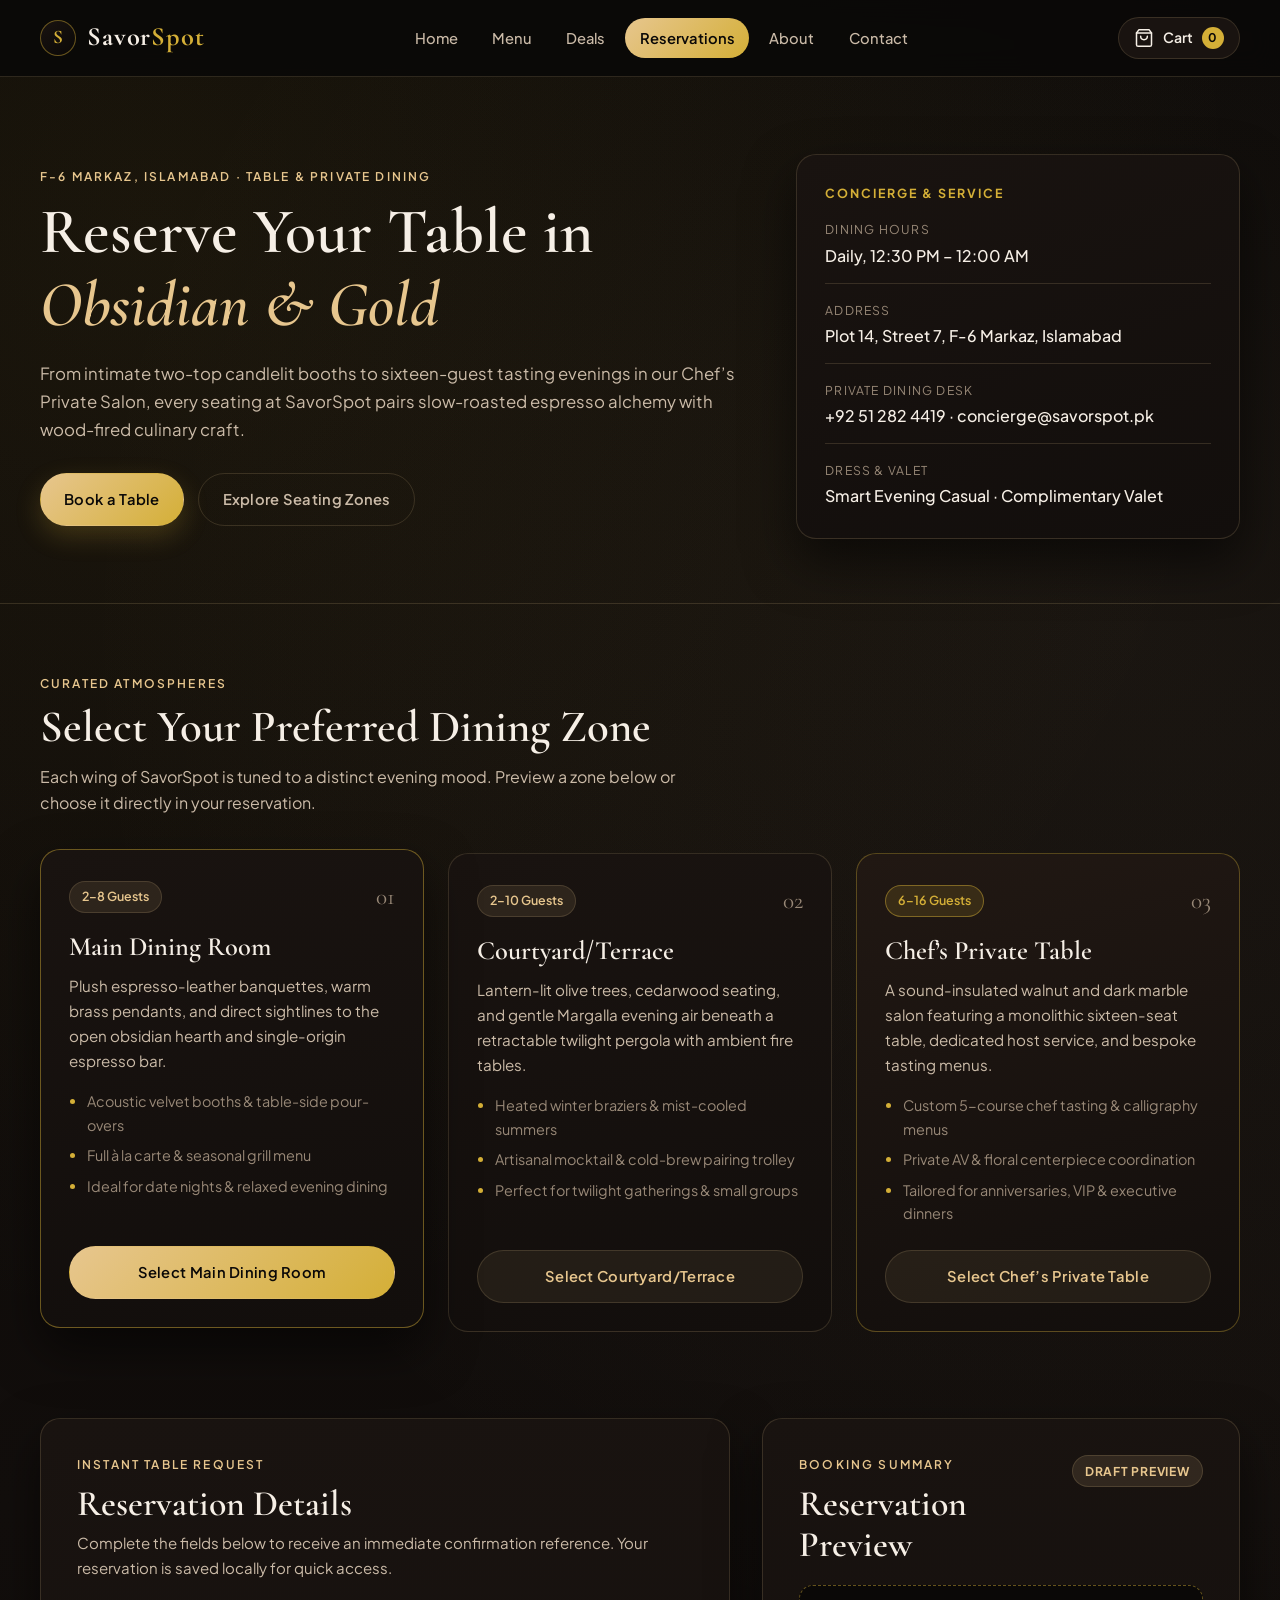
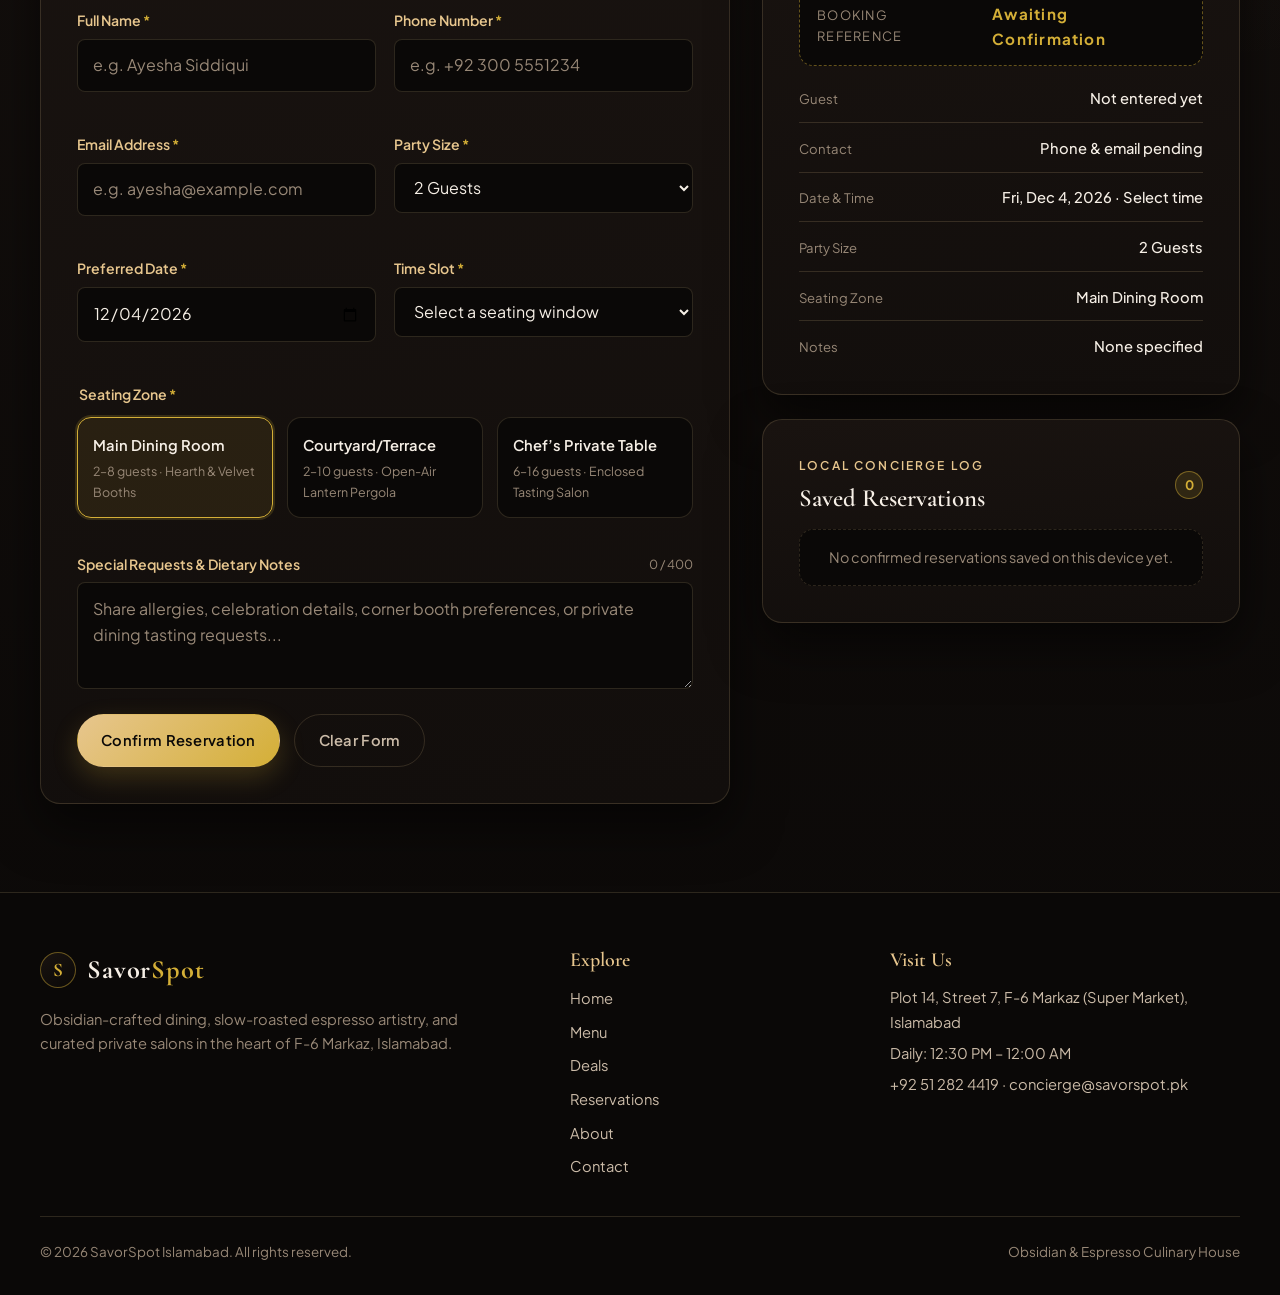
<file: pages/reservations.html>
<!DOCTYPE html>
<html lang="en">
<head>
  <meta charset="UTF-8">
  <meta name="viewport" content="width=device-width, initial-scale=1.0">
  <meta name="description" content="Reserve a table or private dining salon at SavorSpot in F-6 Markaz, Islamabad. Choose from the Main Dining Room, Courtyard/Terrace, or Chef's Private Table.">
  <title>Table &amp; Private Dining Reservations | SavorSpot Islamabad</title>
  <link rel="preconnect" href="https://fonts.googleapis.com">
  <link rel="preconnect" href="https://fonts.gstatic.com" crossorigin>
  <link href="https://fonts.googleapis.com/css2?family=Cormorant+Garamond:ital,wght@0,500;0,600;0,700;1,500;1,600&family=Plus+Jakarta+Sans:wght@400;500;600;700&display=swap" rel="stylesheet">
  <link rel="stylesheet" href="../css/reservations.css">
  <script src="../js/reservations.js" defer></script>
</head>
<body>
  <a class="skip-link" href="#mainContent">Skip to main content</a>

  <header class="site-header" id="siteHeader">
    <div class="container header-inner">
      <a href="../index.html" class="brand-logo" aria-label="SavorSpot Home">
        <span class="brand-mark" aria-hidden="true">S</span>
        <span class="brand-text">Savor<span>Spot</span></span>
      </a>

      <nav class="site-nav" id="siteNav" aria-label="Primary Navigation">
        <ul class="nav-list">
          <li><a href="../index.html" class="nav-link">Home</a></li>
          <li><a href="menu.html" class="nav-link">Menu</a></li>
          <li><a href="deals.html" class="nav-link">Deals</a></li>
          <li><a href="reservations.html" class="nav-link active" aria-current="page">Reservations</a></li>
          <li><a href="about.html" class="nav-link">About</a></li>
          <li><a href="contact.html" class="nav-link">Contact</a></li>
        </ul>
      </nav>

      <div class="header-actions">
        <button
          type="button"
          class="cart-toggle"
          id="cartToggle"
          aria-label="Open order cart"
          aria-controls="savorCart"
          aria-expanded="false"
        >
          <svg class="icon-cart" width="20" height="20" viewBox="0 0 24 24" fill="none" stroke="currentColor" stroke-width="1.8" stroke-linecap="round" stroke-linejoin="round" aria-hidden="true">
            <path d="M6 2L3 6v14a2 2 0 0 0 2 2h14a2 2 0 0 0 2-2V6l-3-4z"></path>
            <line x1="3" y1="6" x2="21" y2="6"></line>
            <path d="M16 10a4 4 0 0 1-8 0"></path>
          </svg>
          <span class="cart-label">Cart</span>
          <span class="cart-badge" id="cartCount" data-cart-count>0</span>
        </button>

        <button
          type="button"
          class="nav-toggle"
          id="navToggle"
          aria-label="Toggle navigation menu"
          aria-controls="siteNav"
          aria-expanded="false"
        >
          <span class="hamburger-line"></span>
          <span class="hamburger-line"></span>
          <span class="hamburger-line"></span>
        </button>
      </div>
    </div>
  </header>

  <main id="mainContent">
    <section class="reservations-hero" aria-labelledby="reservationsHeading">
      <div class="container hero-grid">
        <div class="hero-copy">
          <p class="eyebrow">F-6 Markaz, Islamabad &middot; Table &amp; Private Dining</p>
          <h1 id="reservationsHeading">Reserve Your Table in <em>Obsidian &amp; Gold</em></h1>
          <p class="hero-lead">
            From intimate two-top candlelit booths to sixteen-guest tasting evenings in our Chef&rsquo;s Private Salon,
            every seating at SavorSpot pairs slow-roasted espresso alchemy with wood-fired culinary craft.
          </p>
          <div class="hero-actions">
            <a href="#bookingSection" class="btn-primary">Book a Table</a>
            <a href="#seatingHighlights" class="btn-ghost">Explore Seating Zones</a>
          </div>
        </div>

        <aside class="hero-meta-card" aria-label="Venue reservations overview">
          <p class="meta-card-kicker">Concierge &amp; Service</p>
          <dl class="venue-meta-list">
            <div class="venue-meta-item">
              <dt>Dining Hours</dt>
              <dd>Daily, 12:30 PM &ndash; 12:00 AM</dd>
            </div>
            <div class="venue-meta-item">
              <dt>Address</dt>
              <dd>Plot 14, Street 7, F-6 Markaz, Islamabad</dd>
            </div>
            <div class="venue-meta-item">
              <dt>Private Dining Desk</dt>
              <dd>+92 51 282 4419 &middot; concierge@savorspot.pk</dd>
            </div>
            <div class="venue-meta-item">
              <dt>Dress &amp; Valet</dt>
              <dd>Smart Evening Casual &middot; Complimentary Valet</dd>
            </div>
          </dl>
        </aside>
      </div>
    </section>

    <section class="seating-highlights" id="seatingHighlights" aria-labelledby="seatingHeading">
      <div class="container">
        <header class="section-header">
          <p class="eyebrow">Curated Atmospheres</p>
          <h2 id="seatingHeading">Select Your Preferred Dining Zone</h2>
          <p class="section-subtitle">
            Each wing of SavorSpot is tuned to a distinct evening mood. Preview a zone below or choose it directly in your reservation.
          </p>
        </header>

        <div class="seating-grid">
          <article class="seating-card" data-zone="Main Dining Room">
            <div class="seating-card-top">
              <span class="zone-tag">2&ndash;8 Guests</span>
              <span class="zone-index" aria-hidden="true">01</span>
            </div>
            <h3>Main Dining Room</h3>
            <p class="seating-desc">
              Plush espresso-leather banquettes, warm brass pendants, and direct sightlines to the open obsidian hearth and single-origin espresso bar.
            </p>
            <ul class="seating-features">
              <li>Acoustic velvet booths &amp; table-side pour-overs</li>
              <li>Full &agrave; la carte &amp; seasonal grill menu</li>
              <li>Ideal for date nights &amp; relaxed evening dining</li>
            </ul>
            <button type="button" class="btn-zone-select" data-select-zone="Main Dining Room">
              Select Main Dining Room
            </button>
          </article>

          <article class="seating-card" data-zone="Courtyard/Terrace">
            <div class="seating-card-top">
              <span class="zone-tag">2&ndash;10 Guests</span>
              <span class="zone-index" aria-hidden="true">02</span>
            </div>
            <h3>Courtyard/Terrace</h3>
            <p class="seating-desc">
              Lantern-lit olive trees, cedarwood seating, and gentle Margalla evening air beneath a retractable twilight pergola with ambient fire tables.
            </p>
            <ul class="seating-features">
              <li>Heated winter braziers &amp; mist-cooled summers</li>
              <li>Artisanal mocktail &amp; cold-brew pairing trolley</li>
              <li>Perfect for twilight gatherings &amp; small groups</li>
            </ul>
            <button type="button" class="btn-zone-select" data-select-zone="Courtyard/Terrace">
              Select Courtyard/Terrace
            </button>
          </article>

          <article class="seating-card seating-card--featured" data-zone="Chef's Private Table">
            <div class="seating-card-top">
              <span class="zone-tag zone-tag--gold">6&ndash;16 Guests</span>
              <span class="zone-index" aria-hidden="true">03</span>
            </div>
            <h3>Chef&rsquo;s Private Table</h3>
            <p class="seating-desc">
              A sound-insulated walnut and dark marble salon featuring a monolithic sixteen-seat table, dedicated host service, and bespoke tasting menus.
            </p>
            <ul class="seating-features">
              <li>Custom 5-course chef tasting &amp; calligraphy menus</li>
              <li>Private AV &amp; floral centerpiece coordination</li>
              <li>Tailored for anniversaries, VIP &amp; executive dinners</li>
            </ul>
            <button type="button" class="btn-zone-select" data-select-zone="Chef's Private Table">
              Select Chef&rsquo;s Private Table
            </button>
          </article>
        </div>
      </div>
    </section>

    <section class="booking-workspace" id="bookingSection" aria-labelledby="bookingHeading">
      <div class="container booking-grid">
        <article class="booking-form-card">
          <header class="card-header">
            <p class="eyebrow">Instant Table Request</p>
            <h2 id="bookingHeading">Reservation Details</h2>
            <p class="card-subtitle">
              Complete the fields below to receive an immediate confirmation reference. Your reservation is saved locally for quick access.
            </p>
          </header>

          <form id="reservationForm" class="reservation-form" novalidate>
            <div class="form-row">
              <div class="form-field">
                <label for="guestName">Full Name <span class="required-mark" aria-hidden="true">*</span></label>
                <input
                  type="text"
                  id="guestName"
                  name="guestName"
                  placeholder="e.g. Ayesha Siddiqui"
                  autocomplete="name"
                  required
                  aria-describedby="guestNameError"
                >
                <p class="field-error" id="guestNameError" role="alert"></p>
              </div>

              <div class="form-field">
                <label for="guestPhone">Phone Number <span class="required-mark" aria-hidden="true">*</span></label>
                <input
                  type="tel"
                  id="guestPhone"
                  name="guestPhone"
                  placeholder="e.g. +92 300 5551234"
                  autocomplete="tel"
                  required
                  aria-describedby="guestPhoneError"
                >
                <p class="field-error" id="guestPhoneError" role="alert"></p>
              </div>
            </div>

            <div class="form-row">
              <div class="form-field">
                <label for="guestEmail">Email Address <span class="required-mark" aria-hidden="true">*</span></label>
                <input
                  type="email"
                  id="guestEmail"
                  name="guestEmail"
                  placeholder="e.g. ayesha@example.com"
                  autocomplete="email"
                  required
                  aria-describedby="guestEmailError"
                >
                <p class="field-error" id="guestEmailError" role="alert"></p>
              </div>

              <div class="form-field">
                <label for="partySize">Party Size <span class="required-mark" aria-hidden="true">*</span></label>
                <select id="partySize" name="partySize" required aria-describedby="partySizeError">
                  <option value="">Select guests</option>
                  <option value="1">1 Guest</option>
                  <option value="2" selected>2 Guests</option>
                  <option value="3">3 Guests</option>
                  <option value="4">4 Guests</option>
                  <option value="5">5 Guests</option>
                  <option value="6">6 Guests</option>
                  <option value="8">8 Guests</option>
                  <option value="10">10 Guests</option>
                  <option value="12">12 Guests (Private Dining)</option>
                  <option value="16">16 Guests (Full Chef&rsquo;s Salon)</option>
                </select>
                <p class="field-error" id="partySizeError" role="alert"></p>
              </div>
            </div>

            <div class="form-row">
              <div class="form-field">
                <label for="reservationDate">Preferred Date <span class="required-mark" aria-hidden="true">*</span></label>
                <input
                  type="date"
                  id="reservationDate"
                  name="reservationDate"
                  required
                  aria-describedby="reservationDateError"
                >
                <p class="field-error" id="reservationDateError" role="alert"></p>
              </div>

              <div class="form-field">
                <label for="timeSlot">Time Slot <span class="required-mark" aria-hidden="true">*</span></label>
                <select id="timeSlot" name="timeSlot" required aria-describedby="timeSlotError">
                  <option value="">Select a seating window</option>
                  <option value="1:00 PM">1:00 PM &mdash; Midday Lunch</option>
                  <option value="2:30 PM">2:30 PM &mdash; Afternoon Espresso Lounge</option>
                  <option value="6:30 PM">6:30 PM &mdash; Early Twilight Seating</option>
                  <option value="7:30 PM">7:30 PM &mdash; Prime Dinner Service</option>
                  <option value="8:30 PM">8:30 PM &mdash; Evening Signature Seating</option>
                  <option value="9:30 PM">9:30 PM &mdash; Late Dinner Service</option>
                  <option value="10:30 PM">10:30 PM &mdash; Supper &amp; Roast Lounge</option>
                </select>
                <p class="field-error" id="timeSlotError" role="alert"></p>
              </div>
            </div>

            <fieldset class="zone-fieldset" aria-describedby="seatingZoneError">
              <legend>Seating Zone <span class="required-mark" aria-hidden="true">*</span></legend>
              <div class="zone-options">
                <label class="zone-option" for="zoneMain">
                  <input type="radio" id="zoneMain" name="seatingZone" value="Main Dining Room" checked>
                  <span class="zone-option-body">
                    <span class="zone-option-title">Main Dining Room</span>
                    <span class="zone-option-meta">2&ndash;8 guests &middot; Hearth &amp; Velvet Booths</span>
                  </span>
                </label>

                <label class="zone-option" for="zoneCourtyard">
                  <input type="radio" id="zoneCourtyard" name="seatingZone" value="Courtyard/Terrace">
                  <span class="zone-option-body">
                    <span class="zone-option-title">Courtyard/Terrace</span>
                    <span class="zone-option-meta">2&ndash;10 guests &middot; Open-Air Lantern Pergola</span>
                  </span>
                </label>

                <label class="zone-option" for="zonePrivate">
                  <input type="radio" id="zonePrivate" name="seatingZone" value="Chef's Private Table">
                  <span class="zone-option-body">
                    <span class="zone-option-title">Chef&rsquo;s Private Table</span>
                    <span class="zone-option-meta">6&ndash;16 guests &middot; Enclosed Tasting Salon</span>
                  </span>
                </label>
              </div>
              <p class="field-error" id="seatingZoneError" role="alert"></p>
            </fieldset>

            <div class="form-field">
              <div class="label-row">
                <label for="reservationNotes">Special Requests &amp; Dietary Notes</label>
                <span class="char-counter" id="notesCount">0 / 400</span>
              </div>
              <textarea
                id="reservationNotes"
                name="reservationNotes"
                rows="3"
                maxlength="400"
                placeholder="Share allergies, celebration details, corner booth preferences, or private dining tasting requests..."
              ></textarea>
            </div>

            <div class="form-actions">
              <button type="submit" class="btn-primary" id="submitReservationBtn">Confirm Reservation</button>
              <button type="reset" class="btn-ghost" id="resetReservationBtn">Clear Form</button>
            </div>
          </form>
        </article>

        <aside class="summary-column" aria-label="Booking confirmation and saved reservations">
          <article class="confirmation-card" id="confirmationCard" aria-live="polite">
            <header class="confirmation-header">
              <div>
                <p class="eyebrow">Booking Summary</p>
                <h2 id="confirmationTitle">Reservation Preview</h2>
              </div>
              <span class="status-pill status-pill--preview" id="confirmationStatus">Draft Preview</span>
            </header>

            <div class="reference-banner">
              <span class="reference-label">Booking Reference</span>
              <strong class="reference-code" id="bookingReference">Awaiting Confirmation</strong>
            </div>

            <dl class="summary-details">
              <div class="summary-row">
                <dt>Guest</dt>
                <dd id="summaryGuest">Not entered yet</dd>
              </div>
              <div class="summary-row">
                <dt>Contact</dt>
                <dd id="summaryContact">Phone &amp; email pending</dd>
              </div>
              <div class="summary-row">
                <dt>Date &amp; Time</dt>
                <dd id="summaryDateTime">Select date &amp; time slot</dd>
              </div>
              <div class="summary-row">
                <dt>Party Size</dt>
                <dd id="summaryParty">2 Guests</dd>
              </div>
              <div class="summary-row">
                <dt>Seating Zone</dt>
                <dd id="summaryZone">Main Dining Room</dd>
              </div>
              <div class="summary-row">
                <dt>Notes</dt>
                <dd id="summaryNotes">None specified</dd>
              </div>
            </dl>

            <div class="confirmation-actions" id="confirmationActions" hidden>
              <button type="button" class="btn-secondary" id="copyRefBtn">Copy Reference</button>
              <button type="button" class="btn-ghost" id="printConfirmationBtn">Print Pass</button>
              <button type="button" class="btn-ghost" id="newBookingBtn">New Booking</button>
            </div>
          </article>

          <article class="saved-reservations-card" aria-labelledby="savedHeading">
            <header class="saved-header">
              <div>
                <p class="eyebrow">Local Concierge Log</p>
                <h3 id="savedHeading">Saved Reservations</h3>
              </div>
              <span class="saved-count-badge" id="savedReservationsCount">0</span>
            </header>
            <div id="savedReservationsList" class="saved-list">
              <p class="empty-saved-state">No confirmed reservations saved on this device yet.</p>
            </div>
          </article>
        </aside>
      </div>
    </section>
  </main>

  <footer class="site-footer">
    <div class="container footer-grid">
      <div class="footer-brand">
        <a href="../index.html" class="brand-logo">
          <span class="brand-mark" aria-hidden="true">S</span>
          <span class="brand-text">Savor<span>Spot</span></span>
        </a>
        <p class="footer-tagline">
          Obsidian-crafted dining, slow-roasted espresso artistry, and curated private salons in the heart of F-6 Markaz, Islamabad.
        </p>
      </div>

      <nav class="footer-nav" aria-label="Footer Navigation">
        <h4>Explore</h4>
        <ul>
          <li><a href="../index.html">Home</a></li>
          <li><a href="menu.html">Menu</a></li>
          <li><a href="deals.html">Deals</a></li>
          <li><a href="reservations.html">Reservations</a></li>
          <li><a href="about.html">About</a></li>
          <li><a href="contact.html">Contact</a></li>
        </ul>
      </nav>

      <div class="footer-info">
        <h4>Visit Us</h4>
        <p>Plot 14, Street 7, F-6 Markaz (Super Market), Islamabad</p>
        <p>Daily: 12:30 PM &ndash; 12:00 AM</p>
        <p>+92 51 282 4419 &middot; concierge@savorspot.pk</p>
      </div>
    </div>
    <div class="container footer-bottom">
      <p>&copy; <span id="footerYear">2026</span> SavorSpot Islamabad. All rights reserved.</p>
      <p>Obsidian &amp; Espresso Culinary House</p>
    </div>
  </footer>

  <div class="drawer-backdrop" id="cartBackdrop" hidden></div>

  <aside
    id="savorCart"
    class="cart-drawer"
    role="dialog"
    aria-modal="true"
    aria-labelledby="savorCartTitle"
    aria-hidden="true"
    tabindex="-1"
  >
    <header class="cart-drawer-header">
      <div>
        <p class="eyebrow">Pre-Order &amp; Takeaway</p>
        <h2 id="savorCartTitle">Your SavorSpot Cart</h2>
      </div>
      <button type="button" class="drawer-close" id="closeCartBtn" aria-label="Close cart drawer">&times;</button>
    </header>

    <div class="cart-drawer-body" id="cartItemsContainer"></div>

    <footer class="cart-drawer-footer">
      <div class="cart-subtotal-row">
        <span>Subtotal</span>
        <strong id="cartSubtotal">Rs. 0</strong>
      </div>
      <p class="cart-note">Items added from our Menu or Deals stay synced across all pages.</p>
      <div class="cart-footer-actions">
        <button type="button" class="btn-ghost" id="clearCartBtn">Clear Cart</button>
        <a href="menu.html" class="btn-primary">Browse Menu</a>
      </div>
    </footer>
  </aside>

  <div id="savorToast" class="savor-toast" role="status" aria-live="polite" aria-atomic="true"></div>
</body>
</html>
</file>
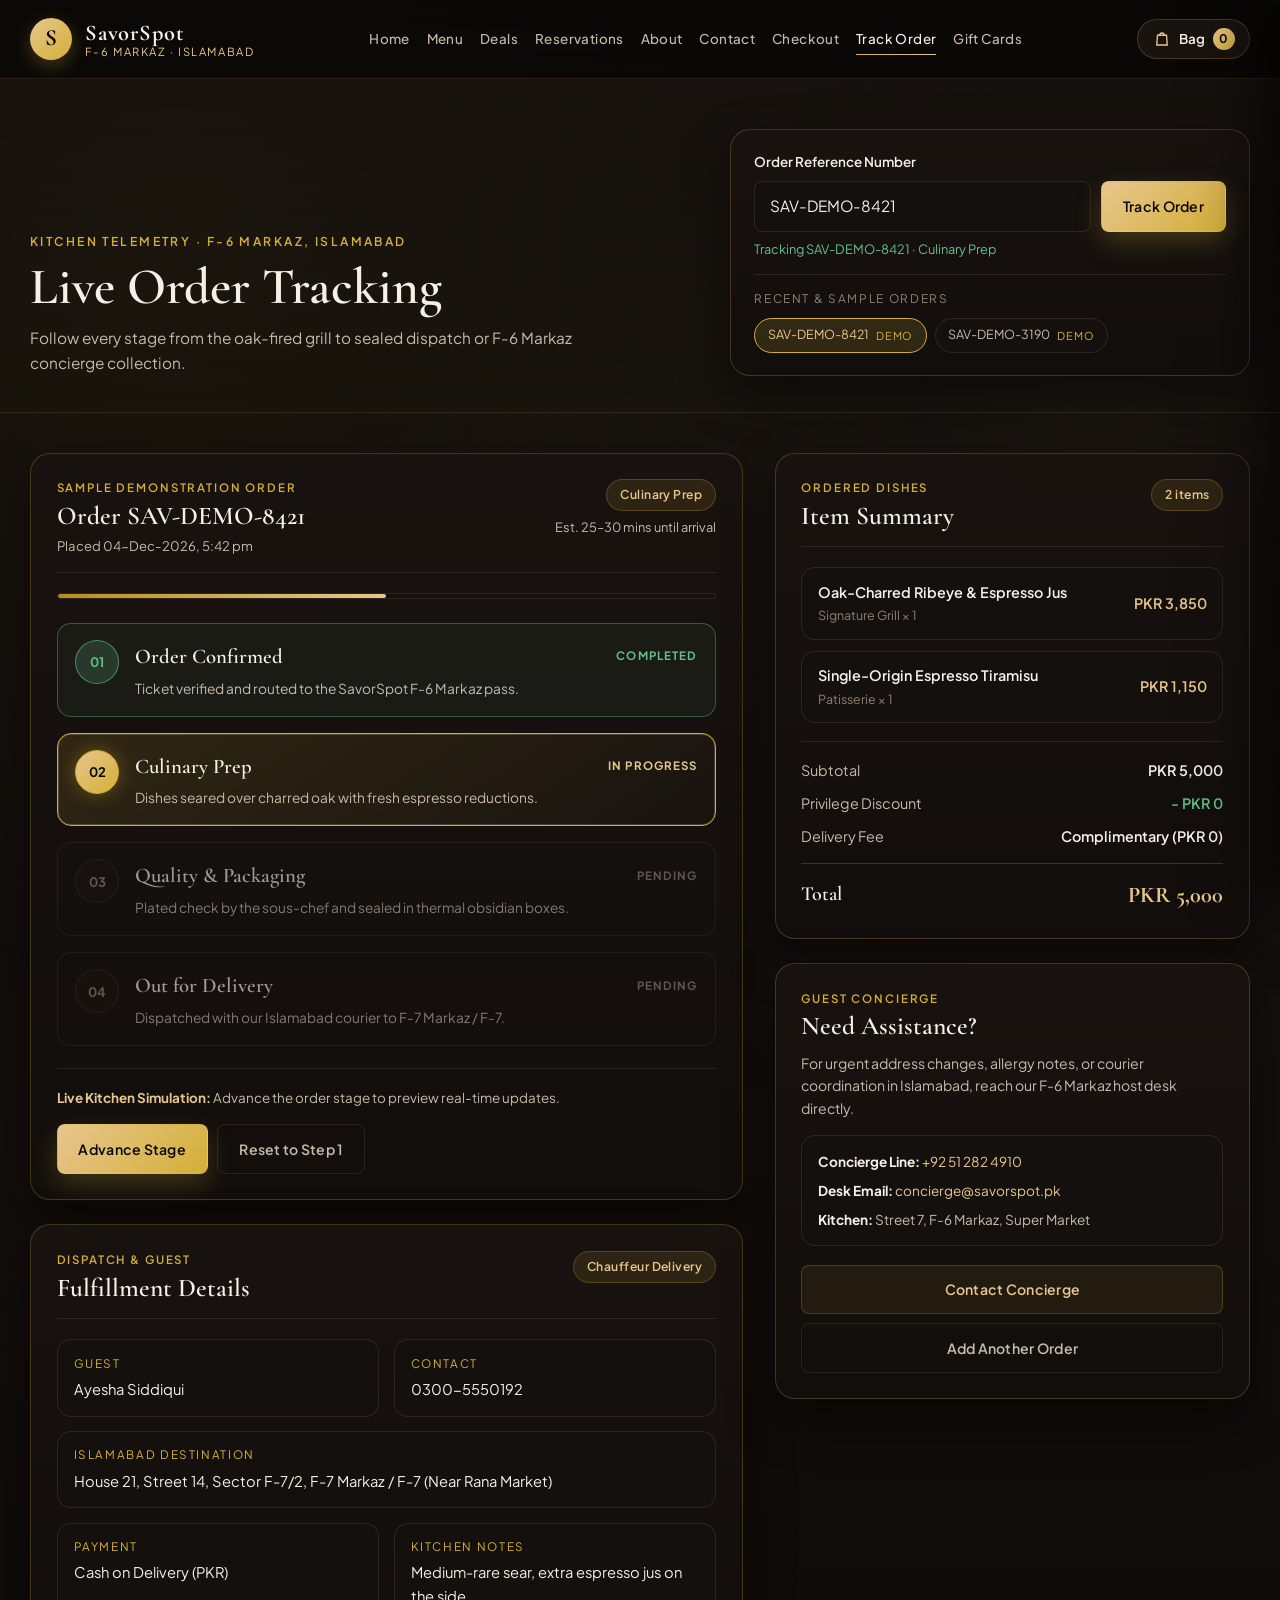
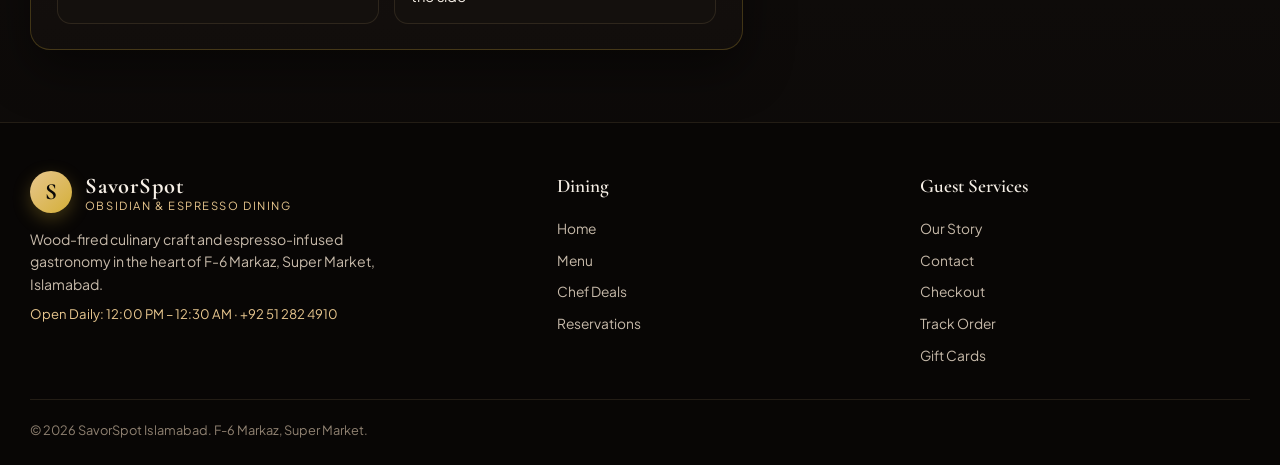
<file: pages/track-order.html>
<!DOCTYPE html>
<html lang="en">
<head>
  <meta charset="UTF-8">
  <meta name="viewport" content="width=device-width, initial-scale=1.0">
  <meta name="description" content="Track your live SavorSpot order from our F-6 Markaz, Islamabad kitchen through preparation, packaging, and dispatch.">
  <title>Live Order Tracking | SavorSpot Islamabad</title>

  <link rel="preconnect" href="https://fonts.googleapis.com">
  <link rel="preconnect" href="https://fonts.gstatic.com" crossorigin>
  <link href="https://fonts.googleapis.com/css2?family=Cormorant+Garamond:ital,wght@0,500;0,600;0,700;1,500;1,600&family=Plus+Jakarta+Sans:wght@400;500;600;700&display=swap" rel="stylesheet">
  <link rel="stylesheet" href="../css/track-order.css">
</head>
<body>
  <a class="skip-link" href="#mainContent">Skip to order tracking content</a>

  <header class="site-header">
    <div class="container header-inner">
      <a class="brand" href="../index.html" aria-label="SavorSpot Home">
        <span class="brand-crest" aria-hidden="true">S</span>
        <span class="brand-text">
          <span class="brand-name">SavorSpot</span>
          <span class="brand-location">F-6 Markaz · Islamabad</span>
        </span>
      </a>

      <nav class="primary-nav" id="primaryNav" aria-label="Primary Navigation">
        <ul class="nav-list">
          <li><a class="nav-link" href="../index.html">Home</a></li>
          <li><a class="nav-link" href="menu.html">Menu</a></li>
          <li><a class="nav-link" href="deals.html">Deals</a></li>
          <li><a class="nav-link" href="reservations.html">Reservations</a></li>
          <li><a class="nav-link" href="about.html">About</a></li>
          <li><a class="nav-link" href="contact.html">Contact</a></li>
          <li><a class="nav-link" href="checkout.html">Checkout</a></li>
          <li><a class="nav-link is-active" href="track-order.html" aria-current="page">Track Order</a></li>
          <li><a class="nav-link" href="gift-cards.html">Gift Cards</a></li>
        </ul>
      </nav>

      <div class="header-actions">
        <button
          type="button"
          class="cart-trigger"
          id="cartDrawerToggle"
          aria-controls="savorCart"
          aria-expanded="false"
          aria-label="Open order bag drawer"
        >
          <svg class="icon" viewBox="0 0 24 24" fill="none" stroke="currentColor" stroke-width="1.75" aria-hidden="true">
            <path d="M6 7h12l1 13H5L6 7z"/>
            <path d="M9 7a3 3 0 0 1 6 0"/>
          </svg>
          <span class="cart-trigger-label">Bag</span>
          <span class="cart-badge" id="cartCountBadge">0</span>
        </button>

        <button
          type="button"
          class="menu-toggle"
          id="mobileMenuToggle"
          aria-controls="primaryNav"
          aria-expanded="false"
          aria-label="Toggle navigation menu"
        >
          <span></span>
          <span></span>
          <span></span>
        </button>
      </div>
    </div>
  </header>

  <main id="mainContent">
    <section class="tracking-hero" aria-labelledby="trackingHeading">
      <div class="container hero-inner">
        <div class="hero-copy">
          <p class="eyebrow">Kitchen Telemetry · F-6 Markaz, Islamabad</p>
          <h1 id="trackingHeading">Live Order Tracking</h1>
          <p class="hero-subtitle">
            Follow every stage from the oak-fired grill to sealed dispatch or F-6 Markaz concierge collection.
          </p>
        </div>

        <article class="luxury-card lookup-card" aria-label="Order Reference Lookup">
          <form id="orderLookupForm" class="lookup-form" novalidate>
            <label for="orderLookupInput">Order Reference Number</label>
            <div class="lookup-row">
              <input
                type="text"
                id="orderLookupInput"
                name="orderRef"
                placeholder="e.g., SAV-261128-8K4M or SAV-DEMO-8421"
                autocomplete="off"
              >
              <button type="submit" class="btn btn-primary" id="lookupOrderBtn">Track Order</button>
            </div>
            <p class="lookup-feedback" id="lookupFeedback" aria-live="polite"></p>
          </form>

          <div class="quick-orders-wrap">
            <p class="quick-orders-label">Recent &amp; Sample Orders</p>
            <div class="quick-orders-list" id="quickOrdersList" role="group" aria-label="Quick select order"></div>
          </div>
        </article>
      </div>
    </section>

    <section class="tracking-workspace" id="trackingWorkspace" aria-label="Active Order Status and Summary">
      <div class="container">
        <!-- Empty / Not Found Panel -->
        <article class="luxury-card empty-lookup-card" id="noOrderSelectedPanel" hidden>
          <p class="eyebrow">No Active Reference</p>
          <h2>Locate Your SavorSpot Order</h2>
          <p class="empty-copy">
            Enter your <strong>SAV-</strong> confirmation reference above, choose one of the recent orders, or place a new order at checkout.
          </p>
          <div class="empty-actions">
            <a class="btn btn-primary" href="checkout.html">Go to Checkout</a>
            <a class="btn btn-outline" href="menu.html">Browse Menu</a>
          </div>
        </article>

        <!-- Active Tracked Order Grid -->
        <div class="tracking-grid" id="trackedOrderContent">
          <div class="tracking-main-column">
            <!-- Status Banner & Timeline -->
            <article class="luxury-card timeline-card" aria-labelledby="timelineHeading">
              <header class="card-header">
                <div>
                  <p class="card-kicker" id="trackedOrderSource">Saved Order</p>
                  <h2 class="card-title" id="timelineHeading">
                    Order <span id="trackedOrderRef">SAV-DEMO-8421</span>
                  </h2>
                  <p class="order-placed-time" id="trackedOrderTimestamp">—</p>
                </div>

                <div class="status-meta-stack">
                  <span class="status-pill" id="trackedStatusBadge">Culinary Prep</span>
                  <span class="eta-text" id="trackedEtaText">Est. 25–30 mins remaining</span>
                </div>
              </header>

              <div class="progress-bar-track" aria-hidden="true">
                <div class="progress-bar-fill" id="timelineProgressBar"></div>
              </div>

              <ol class="status-timeline" id="statusTimeline" aria-label="Order preparation stages">
                <li class="timeline-step" data-step="0">
                  <div class="step-marker">01</div>
                  <div class="step-content">
                    <div class="step-head">
                      <h3>Order Confirmed</h3>
                      <span class="step-state-label"></span>
                    </div>
                    <p>Ticket verified and routed to the SavorSpot F-6 Markaz pass.</p>
                  </div>
                </li>

                <li class="timeline-step" data-step="1">
                  <div class="step-marker">02</div>
                  <div class="step-content">
                    <div class="step-head">
                      <h3>Culinary Prep</h3>
                      <span class="step-state-label"></span>
                    </div>
                    <p>Dishes seared over charred oak with fresh espresso reductions.</p>
                  </div>
                </li>

                <li class="timeline-step" data-step="2">
                  <div class="step-marker">03</div>
                  <div class="step-content">
                    <div class="step-head">
                      <h3>Quality &amp; Packaging</h3>
                      <span class="step-state-label"></span>
                    </div>
                    <p>Plated check by the sous-chef and sealed in thermal obsidian boxes.</p>
                  </div>
                </li>

                <li class="timeline-step" data-step="3">
                  <div class="step-marker">04</div>
                  <div class="step-content">
                    <div class="step-head">
                      <h3 id="finalStageTitle">Out for Delivery</h3>
                      <span class="step-state-label"></span>
                    </div>
                    <p id="finalStageDesc">Dispatched with our Islamabad courier to your sector.</p>
                  </div>
                </li>
              </ol>

              <footer class="timeline-controls">
                <div class="sim-copy">
                  <strong>Live Kitchen Simulation:</strong> Advance the order stage to preview real-time updates.
                </div>
                <div class="sim-buttons">
                  <button type="button" class="btn btn-primary" id="advanceStatusBtn">Advance Stage</button>
                  <button type="button" class="btn btn-ghost" id="resetStatusBtn">Reset to Step 1</button>
                </div>
              </footer>
            </article>

            <!-- Delivery & Guest Info -->
            <article class="luxury-card details-card" aria-labelledby="dispatchDetailsHeading">
              <header class="card-header">
                <div>
                  <p class="card-kicker">Dispatch &amp; Guest</p>
                  <h2 class="card-title" id="dispatchDetailsHeading">Fulfillment Details</h2>
                </div>
                <span class="fulfillment-chip" id="trackedFulfillmentType">Chauffeur Delivery</span>
              </header>

              <dl class="details-grid">
                <div class="detail-box">
                  <dt>Guest</dt>
                  <dd id="trackedCustomerName">—</dd>
                </div>
                <div class="detail-box">
                  <dt>Contact</dt>
                  <dd id="trackedCustomerPhone">—</dd>
                </div>
                <div class="detail-box detail-box-wide">
                  <dt id="trackedAddressLabel">Islamabad Destination</dt>
                  <dd id="trackedAddressValue">—</dd>
                </div>
                <div class="detail-box">
                  <dt>Payment</dt>
                  <dd id="trackedPaymentMethod">—</dd>
                </div>
                <div class="detail-box">
                  <dt>Kitchen Notes</dt>
                  <dd id="trackedOrderNotes">No special instructions</dd>
                </div>
              </dl>
            </article>
          </div>

          <!-- Right Column: Item Summary & Support -->
          <aside class="tracking-side-column" aria-label="Order Items and Concierge Support">
            <article class="luxury-card summary-card">
              <header class="card-header">
                <div>
                  <p class="card-kicker">Ordered Dishes</p>
                  <h2 class="card-title">Item Summary</h2>
                </div>
                <span class="status-pill" id="trackedItemCount">0 items</span>
              </header>

              <ul class="tracked-items-list" id="trackedItemsList"></ul>

              <dl class="totals-breakdown">
                <div class="totals-row">
                  <dt>Subtotal</dt>
                  <dd id="trackedSubtotal">PKR 0</dd>
                </div>
                <div class="totals-row is-discount" id="trackedDiscountRow" hidden>
                  <dt>Privilege Discount</dt>
                  <dd id="trackedDiscount">- PKR 0</dd>
                </div>
                <div class="totals-row">
                  <dt>Delivery Fee</dt>
                  <dd id="trackedDeliveryFee">PKR 0</dd>
                </div>
                <div class="totals-row totals-grand">
                  <dt>Total</dt>
                  <dd id="trackedTotal">PKR 0</dd>
                </div>
              </dl>
            </article>

            <article class="luxury-card support-card" aria-labelledby="supportHeading">
              <p class="card-kicker">Guest Concierge</p>
              <h2 class="card-title" id="supportHeading">Need Assistance?</h2>
              <p class="support-copy">
                For urgent address changes, allergy notes, or courier coordination in Islamabad, reach our F-6 Markaz host desk directly.
              </p>
              <ul class="support-meta">
                <li><strong>Concierge Line:</strong> <a href="tel:+92512824910">+92 51 282 4910</a></li>
                <li><strong>Desk Email:</strong> <a href="mailto:concierge@savorspot.pk">concierge@savorspot.pk</a></li>
                <li><strong>Kitchen:</strong> Street 7, F-6 Markaz, Super Market</li>
              </ul>
              <div class="support-actions">
                <a class="btn btn-outline btn-block" href="contact.html">Contact Concierge</a>
                <a class="btn btn-ghost btn-block" href="menu.html">Add Another Order</a>
              </div>
            </article>
          </aside>
        </div>
      </div>
    </section>
  </main>

  <footer class="site-footer">
    <div class="container footer-grid">
      <section class="footer-brand" aria-label="SavorSpot Location and Hours">
        <a class="brand footer-brand-link" href="../index.html">
          <span class="brand-crest" aria-hidden="true">S</span>
          <span class="brand-text">
            <span class="brand-name">SavorSpot</span>
            <span class="brand-location">Obsidian &amp; Espresso Dining</span>
          </span>
        </a>
        <p class="footer-copy">
          Wood-fired culinary craft and espresso-infused gastronomy in the heart of F-6 Markaz, Super Market, Islamabad.
        </p>
        <p class="footer-meta">Open Daily: 12:00 PM – 12:30 AM · +92 51 282 4910</p>
      </section>

      <nav class="footer-nav" aria-label="Dining Navigation">
        <h2 class="footer-heading">Dining</h2>
        <ul>
          <li><a href="../index.html">Home</a></li>
          <li><a href="menu.html">Menu</a></li>
          <li><a href="deals.html">Chef Deals</a></li>
          <li><a href="reservations.html">Reservations</a></li>
        </ul>
      </nav>

      <nav class="footer-nav" aria-label="Guest Services">
        <h2 class="footer-heading">Guest Services</h2>
        <ul>
          <li><a href="about.html">Our Story</a></li>
          <li><a href="contact.html">Contact</a></li>
          <li><a href="checkout.html">Checkout</a></li>
          <li><a href="track-order.html">Track Order</a></li>
          <li><a href="gift-cards.html">Gift Cards</a></li>
        </ul>
      </nav>
    </div>
    <div class="container footer-bottom">
      <p>&copy; 2026 SavorSpot Islamabad. F-6 Markaz, Super Market.</p>
    </div>
  </footer>

  <!-- Shared #savorCart Drawer -->
  <div class="drawer-backdrop" id="cartDrawerBackdrop" hidden></div>
  <aside
    id="savorCart"
    class="cart-drawer"
    aria-hidden="true"
    aria-labelledby="cartDrawerTitle"
    tabindex="-1"
  >
    <header class="drawer-header">
      <div>
        <p class="card-kicker">SavorSpot Bag</p>
        <h2 id="cartDrawerTitle">Your Order</h2>
      </div>
      <button type="button" class="icon-btn" id="closeCartDrawer" aria-label="Close order bag">
        &times;
      </button>
    </header>

    <div class="drawer-body" id="drawerCartItems"></div>

    <footer class="drawer-footer">
      <div class="drawer-subtotal-row">
        <span>Subtotal</span>
        <strong id="drawerSubtotal">PKR 0</strong>
      </div>
      <div class="drawer-actions">
        <a class="btn btn-primary btn-block" href="checkout.html">Proceed to Checkout</a>
        <a class="btn btn-ghost btn-block" href="menu.html">Browse Menu</a>
      </div>
    </footer>
  </aside>

  <div class="toast-container" id="toastContainer" aria-live="polite" aria-atomic="true"></div>

  <script src="../js/track-order.js" defer></script>
</body>
</html>
</file>
<file: css/home.css>
/* ==========================================================================
   SavorSpot — Home Page Stylesheet (css/home.css)
   Aesthetic: Obsidian & Espresso Dark Luxury
   Fonts: Cormorant Garamond (Headings / Brand / Prices) & Plus Jakarta Sans (Body / UI)
   ========================================================================== */

:root {
  /* Obsidian & Espresso Surfaces */
  --bg-obsidian: #0a0807;
  --bg-espresso: #120e0c;
  --bg-card: #191310;
  --bg-elevated: #221a15;
  --bg-glass: rgba(10, 8, 7, 0.88);

  /* Warm Gold & Champagne Accents */
  --accent-gold: #d4af37;
  --accent-champagne: #e7c68e;
  --accent-glow: rgba(212, 175, 55, 0.16);

  /* Text Palette */
  --text-primary: #f6efe6;
  --text-secondary: #c5b8a8;
  --text-muted: #8e8070;

  /* Borders & Semantic States */
  --border-subtle: rgba(212, 175, 55, 0.18);
  --border-gold: rgba(212, 175, 55, 0.45);
  --danger: #e07a68;
  --success: #79b88b;

  /* Typography Families */
  --font-display: "Cormorant Garamond", Georgia, "Times New Roman", serif;
  --font-sans: "Plus Jakarta Sans", -apple-system, BlinkMacSystemFont, "Segoe UI", sans-serif;

  /* Layout & Radius */
  --container-max: 1220px;
  --header-height: 78px;
  --radius-sm: 4px;
  --radius-md: 10px;
  --radius-lg: 16px;

  /* Motion & Elevation */
  --ease-luxury: cubic-bezier(0.22, 1, 0.36, 1);
  --shadow-card: 0 22px 46px rgba(0, 0, 0, 0.48);
  --shadow-drawer: -16px 0 48px rgba(0, 0, 0, 0.72);
}

/* Reset & Base */
*,
*::before,
*::after {
  box-sizing: border-box;
}

html {
  scroll-behavior: smooth;
  color-scheme: dark;
}

body {
  margin: 0;
  min-height: 100vh;
  background-color: var(--bg-obsidian);
  background-image:
    radial-gradient(circle at 18% 0%, rgba(212, 175, 55, 0.09), transparent 42%),
    radial-gradient(circle at 86% 24%, rgba(231, 198, 142, 0.06), transparent 36%);
  color: var(--text-primary);
  font-family: var(--font-sans);
  font-size: 1rem;
  line-height: 1.65;
  -webkit-font-smoothing: antialiased;
  overflow-x: hidden;
}

body.drawer-open {
  overflow: hidden;
}

img {
  display: block;
  max-width: 100%;
}

a {
  color: inherit;
  text-decoration: none;
}

button {
  font: inherit;
  color: inherit;
  background: none;
  border: none;
  cursor: pointer;
}

:focus-visible {
  outline: 2px solid var(--accent-champagne);
  outline-offset: 3px;
}

.skip-link {
  position: absolute;
  top: -100px;
  left: 1rem;
  z-index: 2000;
  padding: 0.7rem 1.2rem;
  background: var(--accent-gold);
  color: var(--bg-obsidian);
  font-weight: 600;
  border-radius: var(--radius-sm);
  transition: top 0.2s ease;
}

.skip-link:focus {
  top: 1rem;
}

.container {
  width: min(var(--container-max), calc(100% - 2.5rem));
  margin-inline: auto;
}

.section-pad {
  padding-block: clamp(4.25rem, 7vw, 6.75rem);
}

/* Shared Typography Elements */
.eyebrow {
  display: inline-flex;
  align-items: center;
  gap: 0.6rem;
  margin: 0 0 0.85rem;
  font-size: 0.74rem;
  font-weight: 600;
  letter-spacing: 0.2em;
  text-transform: uppercase;
  color: var(--accent-champagne);
}

.eyebrow-dot {
  width: 6px;
  height: 6px;
  border-radius: 50%;
  background: var(--accent-gold);
  box-shadow: 0 0 10px var(--accent-gold);
}

.section-title {
  margin: 0 0 0.9rem;
  font-family: var(--font-display);
  font-size: clamp(2.2rem, 4vw, 3.3rem);
  font-weight: 600;
  line-height: 1.08;
  letter-spacing: -0.01em;
  color: var(--text-primary);
}

.section-lead {
  margin: 0;
  max-width: 60ch;
  color: var(--text-secondary);
  font-size: 1rem;
  font-weight: 400;
}

/* Buttons */
.btn {
  display: inline-flex;
  align-items: center;
  justify-content: center;
  gap: 0.55rem;
  padding: 0.88rem 1.55rem;
  border-radius: var(--radius-sm);
  font-size: 0.82rem;
  font-weight: 600;
  letter-spacing: 0.08em;
  text-transform: uppercase;
  transition:
    background-color 0.25s var(--ease-luxury),
    color 0.25s var(--ease-luxury),
    border-color 0.25s var(--ease-luxury),
    transform 0.25s var(--ease-luxury),
    box-shadow 0.25s var(--ease-luxury);
}

.btn-primary {
  background: linear-gradient(135deg, var(--accent-champagne) 0%, var(--accent-gold) 100%);
  color: var(--bg-obsidian);
  border: 1px solid transparent;
  box-shadow: 0 10px 26px rgba(212, 175, 55, 0.22);
}

.btn-primary:hover {
  transform: translateY(-2px);
  box-shadow: 0 14px 32px rgba(212, 175, 55, 0.34);
}

.btn-secondary {
  background: rgba(25, 19, 16, 0.85);
  color: var(--accent-champagne);
  border: 1px solid var(--border-gold);
}

.btn-secondary:hover {
  background: rgba(212, 175, 55, 0.14);
  border-color: var(--accent-champagne);
  transform: translateY(-2px);
}

.btn-ghost-gold {
  background: transparent;
  color: var(--text-primary);
  border: 1px solid var(--border-subtle);
}

.btn-ghost-gold:hover {
  border-color: var(--border-gold);
  color: var(--accent-champagne);
  transform: translateY(-2px);
}

.btn-ghost {
  padding: 0.65rem 1rem;
  border: 1px solid var(--border-subtle);
  color: var(--text-secondary);
  font-size: 0.78rem;
}

.btn-ghost:hover {
  border-color: var(--border-gold);
  color: var(--accent-champagne);
}

.btn-danger-text:hover {
  border-color: rgba(224, 122, 104, 0.55);
  color: var(--danger);
}

.btn-full {
  width: 100%;
}

.text-link {
  display: inline-flex;
  align-items: center;
  gap: 0.45rem;
  padding-bottom: 0.25rem;
  border-bottom: 1px solid var(--border-gold);
  font-size: 0.82rem;
  font-weight: 600;
  letter-spacing: 0.08em;
  text-transform: uppercase;
  color: var(--accent-champagne);
  transition: color 0.2s ease, gap 0.2s ease;
}

.text-link:hover {
  color: var(--text-primary);
  gap: 0.7rem;
}

/* ==========================================================================
   Sticky Header & Navigation
   ========================================================================== */
.site-header {
  position: sticky;
  top: 0;
  z-index: 900;
  height: var(--header-height);
  background: var(--bg-glass);
  backdrop-filter: blur(14px);
  -webkit-backdrop-filter: blur(14px);
  border-bottom: 1px solid var(--border-subtle);
  transition: background-color 0.3s ease, border-color 0.3s ease, box-shadow 0.3s ease;
}

.site-header.is-scrolled {
  background: rgba(10, 8, 7, 0.96);
  border-bottom-color: var(--border-gold);
  box-shadow: 0 12px 30px rgba(0, 0, 0, 0.5);
}

.header-inner {
  height: 100%;
  display: flex;
  align-items: center;
  justify-content: space-between;
  gap: 1.5rem;
}

.brand-logo {
  display: inline-flex;
  align-items: center;
  gap: 0.75rem;
  flex-shrink: 0;
}

.brand-crest {
  display: grid;
  place-items: center;
  color: var(--accent-gold);
}

.brand-text {
  display: flex;
  flex-direction: column;
  line-height: 1;
}

.brand-name {
  font-family: var(--font-display);
  font-size: 1.48rem;
  font-weight: 700;
  letter-spacing: 0.12em;
  color: var(--text-primary);
}

.brand-sub {
  margin-top: 0.22rem;
  font-size: 0.62rem;
  font-weight: 600;
  letter-spacing: 0.18em;
  text-transform: uppercase;
  color: var(--accent-champagne);
}

.primary-nav {
  display: flex;
  align-items: center;
}

.nav-list {
  display: flex;
  align-items: center;
  gap: 1.45rem;
  list-style: none;
  margin: 0;
  padding: 0;
}

.nav-link {
  position: relative;
  display: inline-flex;
  align-items: center;
  gap: 0.35rem;
  padding-block: 0.35rem;
  font-size: 0.8rem;
  font-weight: 500;
  letter-spacing: 0.08em;
  text-transform: uppercase;
  color: var(--text-secondary);
  transition: color 0.25s ease;
}

.nav-link::after {
  content: "";
  position: absolute;
  left: 0;
  bottom: 0;
  width: 100%;
  height: 1px;
  background: var(--accent-gold);
  transform: scaleX(0);
  transform-origin: right;
  transition: transform 0.28s var(--ease-luxury);
}

.nav-link:hover,
.nav-link.active {
  color: var(--accent-champagne);
}

.nav-link:hover::after,
.nav-link.active::after {
  transform: scaleX(1);
  transform-origin: left;
}

/* Desktop "More" Dropdown for remaining 6 pages */
.nav-dropdown {
  position: relative;
}

.nav-dropdown-toggle svg {
  transition: transform 0.25s ease;
}

.nav-dropdown-toggle[aria-expanded="true"] svg {
  transform: rotate(180deg);
}

.nav-dropdown-menu {
  position: absolute;
  top: calc(100% + 0.85rem);
  right: 0;
  min-width: 210px;
  list-style: none;
  margin: 0;
  padding: 0.55rem;
  background: var(--bg-elevated);
  border: 1px solid var(--border-gold);
  border-radius: var(--radius-md);
  box-shadow: var(--shadow-card);
  z-index: 920;
}

.nav-dropdown-menu[hidden] {
  display: none;
}

.nav-dropdown-link {
  display: block;
  padding: 0.6rem 0.85rem;
  border-radius: var(--radius-sm);
  font-size: 0.82rem;
  font-weight: 500;
  letter-spacing: 0.04em;
  color: var(--text-secondary);
  transition: background-color 0.2s ease, color 0.2s ease;
}

.nav-dropdown-link:hover {
  background: rgba(212, 175, 55, 0.12);
  color: var(--accent-champagne);
}

.header-actions {
  display: flex;
  align-items: center;
  gap: 0.85rem;
}

.cart-trigger {
  display: inline-flex;
  align-items: center;
  gap: 0.5rem;
  padding: 0.55rem 0.95rem;
  background: var(--bg-card);
  border: 1px solid var(--border-gold);
  border-radius: 999px;
  color: var(--text-primary);
  font-size: 0.84rem;
  font-weight: 600;
  letter-spacing: 0.04em;
  transition: background-color 0.25s ease, transform 0.2s ease, box-shadow 0.25s ease;
}

.cart-trigger:hover {
  background: var(--bg-elevated);
  box-shadow: 0 0 20px var(--accent-glow);
  transform: translateY(-1px);
}

.cart-icon {
  color: var(--accent-champagne);
}

.cart-badge {
  display: inline-grid;
  place-items: center;
  min-width: 22px;
  height: 22px;
  padding-inline: 0.35rem;
  border-radius: 999px;
  background: var(--accent-gold);
  color: var(--bg-obsidian);
  font-size: 0.74rem;
  font-weight: 700;
  transition: transform 0.25s var(--ease-luxury);
}

.cart-badge.is-bumped {
  transform: scale(1.24);
}

/* Mobile Hamburger */
.hamburger-btn {
  display: none;
  flex-direction: column;
  justify-content: center;
  gap: 5px;
  width: 42px;
  height: 42px;
  padding: 9px;
  border-radius: var(--radius-sm);
  border: 1px solid var(--border-subtle);
  background: var(--bg-card);
}

.hamburger-line {
  display: block;
  width: 100%;
  height: 1.5px;
  background: var(--accent-champagne);
  transition: transform 0.25s ease, opacity 0.25s ease;
}

.hamburger-btn[aria-expanded="true"] .hamburger-line:nth-child(1) {
  transform: translateY(6.5px) rotate(45deg);
}

.hamburger-btn[aria-expanded="true"] .hamburger-line:nth-child(2) {
  opacity: 0;
}

.hamburger-btn[aria-expanded="true"] .hamburger-line:nth-child(3) {
  transform: translateY(-6.5px) rotate(-45deg);
}

/* Mobile Navigation Drawer */
.mobile-nav-backdrop {
  position: fixed;
  inset: 0;
  z-index: 940;
  background: rgba(5, 4, 3, 0.78);
  backdrop-filter: blur(4px);
}

.mobile-nav-drawer {
  position: fixed;
  top: 0;
  right: 0;
  z-index: 950;
  width: min(340px, 88vw);
  height: 100dvh;
  display: flex;
  flex-direction: column;
  padding: 1.4rem 1.5rem;
  background: var(--bg-espresso);
  border-left: 1px solid var(--border-gold);
  box-shadow: var(--shadow-drawer);
  transform: translateX(100%);
  transition: transform 0.35s var(--ease-luxury);
}

.mobile-nav-drawer.is-open {
  transform: translateX(0);
}

.mobile-nav-header {
  display: flex;
  align-items: center;
  justify-content: space-between;
  padding-bottom: 0.95rem;
  border-bottom: 1px solid var(--border-subtle);
}

.mobile-nav-eyebrow {
  font-size: 0.74rem;
  font-weight: 600;
  letter-spacing: 0.18em;
  text-transform: uppercase;
  color: var(--accent-champagne);
}

.icon-close-btn {
  display: inline-grid;
  place-items: center;
  width: 36px;
  height: 36px;
  border-radius: 50%;
  border: 1px solid var(--border-subtle);
  color: var(--text-secondary);
  font-size: 1.4rem;
  line-height: 1;
  transition: border-color 0.2s ease, color 0.2s ease;
}

.icon-close-btn:hover {
  border-color: var(--accent-gold);
  color: var(--accent-champagne);
}

.mobile-nav-list {
  list-style: none;
  margin: 1rem 0;
  padding: 0;
  flex: 1 1 auto;
  overflow-y: auto;
  display: flex;
  flex-direction: column;
  gap: 0.15rem;
}

.mobile-nav-link {
  display: block;
  padding: 0.62rem 0.4rem;
  border-bottom: 1px solid rgba(212, 175, 55, 0.1);
  font-family: var(--font-display);
  font-size: 1.32rem;
  font-weight: 500;
  color: var(--text-secondary);
}

.mobile-nav-link.active,
.mobile-nav-link:hover {
  color: var(--accent-champagne);
}

.mobile-nav-footer {
  margin-top: auto;
  padding-top: 1rem;
  border-top: 1px solid var(--border-subtle);
  font-size: 0.82rem;
  color: var(--text-muted);
}

.mobile-nav-footer p {
  margin: 0.2rem 0;
}

/* ==========================================================================
   Hero Section
   ========================================================================== */
.hero {
  position: relative;
  padding-block: clamp(3.25rem, 6vw, 5.25rem) clamp(3.5rem, 6vw, 5.5rem);
  border-bottom: 1px solid var(--border-subtle);
  overflow: hidden;
}

.hero-ambient {
  position: absolute;
  inset: 0;
  pointer-events: none;
  background:
    radial-gradient(ellipse 60% 50% at 75% 28%, rgba(212, 175, 55, 0.09), transparent 70%),
    linear-gradient(180deg, transparent 72%, var(--bg-espresso) 100%);
}

.hero-grid {
  position: relative;
  display: grid;
  grid-template-columns: minmax(0, 1.14fr) minmax(0, 0.86fr);
  align-items: center;
  gap: clamp(2.25rem, 5vw, 4.25rem);
}

.hero-title {
  margin: 0 0 1.25rem;
  font-family: var(--font-display);
  font-size: clamp(2.75rem, 5.2vw, 4.45rem);
  font-weight: 600;
  line-height: 1.04;
  letter-spacing: -0.015em;
  color: var(--text-primary);
}

.hero-title em {
  font-style: italic;
  font-weight: 500;
  color: var(--accent-champagne);
}

.hero-tagline {
  margin: 0 0 2rem;
  max-width: 55ch;
  font-size: 1.03rem;
  color: var(--text-secondary);
}

.hero-actions {
  display: flex;
  flex-wrap: wrap;
  gap: 0.85rem;
}

.hero-frame {
  position: relative;
  margin: 0;
  padding: 0.85rem;
  background: linear-gradient(160deg, rgba(212, 175, 55, 0.2), rgba(25, 19, 16, 0.94) 50%);
  border: 1px solid var(--border-gold);
  border-radius: var(--radius-lg);
  box-shadow: var(--shadow-card);
}

.hero-image-wrap {
  position: relative;
  aspect-ratio: 4 / 4.4;
  border-radius: calc(var(--radius-lg) - 6px);
  overflow: hidden;
  background:
    radial-gradient(circle at 50% 35%, rgba(212, 175, 55, 0.18), transparent 62%),
    linear-gradient(155deg, var(--bg-elevated) 0%, var(--bg-obsidian) 100%);
}

.hero-image {
  width: 100%;
  height: 100%;
  object-fit: cover;
}

.hero-fallback-art {
  display: none;
  position: absolute;
  inset: 0;
  flex-direction: column;
  align-items: center;
  justify-content: center;
  gap: 0.65rem;
  text-align: center;
  padding: 2rem;
}

.hero-image-wrap.is-fallback .hero-fallback-art {
  display: flex;
}

.fallback-monogram {
  display: grid;
  place-items: center;
  width: 88px;
  height: 88px;
  border-radius: 50%;
  border: 1px solid var(--border-gold);
  font-family: var(--font-display);
  font-size: 3rem;
  font-style: italic;
  color: var(--accent-champagne);
}

.fallback-caption {
  font-size: 0.8rem;
  letter-spacing: 0.2em;
  text-transform: uppercase;
  color: var(--text-muted);
}

.hero-image-scrim {
  position: absolute;
  inset: 0;
  background: linear-gradient(180deg, transparent 48%, rgba(10, 8, 7, 0.85) 100%);
  pointer-events: none;
}

.hero-plate-card {
  position: absolute;
  left: 1.65rem;
  right: 1.65rem;
  bottom: 1.65rem;
  padding: 0.95rem 1.15rem;
  background: rgba(18, 14, 12, 0.92);
  backdrop-filter: blur(10px);
  border: 1px solid var(--border-gold);
  border-radius: var(--radius-md);
  display: flex;
  flex-direction: column;
  gap: 0.2rem;
}

.plate-tag {
  font-size: 0.68rem;
  font-weight: 600;
  letter-spacing: 0.18em;
  text-transform: uppercase;
  color: var(--accent-gold);
}

.plate-name {
  font-family: var(--font-display);
  font-size: 1.35rem;
  font-weight: 600;
  color: var(--text-primary);
}

.plate-detail {
  font-size: 0.82rem;
  color: var(--text-secondary);
}

/* 4-Item Stats Bar */
.hero-stats {
  position: relative;
  display: grid;
  grid-template-columns: repeat(4, minmax(0, 1fr));
  gap: 1.25rem;
  margin: 3rem 0 0;
  padding: 1.5rem 1.75rem;
  background: var(--bg-card);
  border: 1px solid var(--border-subtle);
  border-radius: var(--radius-md);
}

.hero-stat-item {
  position: relative;
  padding-inline: 0.5rem;
}

.hero-stat-item:not(:last-child)::after {
  content: "";
  position: absolute;
  top: 15%;
  right: -0.625rem;
  height: 70%;
  width: 1px;
  background: var(--border-subtle);
}

.stat-value {
  font-family: var(--font-display);
  font-size: clamp(1.75rem, 2.5vw, 2.2rem);
  font-weight: 700;
  line-height: 1.1;
  color: var(--accent-champagne);
  margin-bottom: 0.25rem;
}

.stat-label {
  margin: 0;
  font-size: 0.82rem;
  color: var(--text-muted);
  letter-spacing: 0.02em;
}

/* ==========================================================================
   Evening Menu Highlights (3 Signature Dish Cards)
   ========================================================================== */
.highlights {
  background: var(--bg-espresso);
  border-bottom: 1px solid var(--border-subtle);
}

.section-header-row {
  display: flex;
  flex-wrap: wrap;
  align-items: flex-end;
  justify-content: space-between;
  gap: 1.5rem;
  margin-bottom: 2.5rem;
}

.dishes-grid {
  display: grid;
  grid-template-columns: repeat(3, minmax(0, 1fr));
  gap: 1.65rem;
}

.dish-card {
  display: flex;
  flex-direction: column;
  background: var(--bg-card);
  border: 1px solid var(--border-subtle);
  border-radius: var(--radius-md);
  overflow: hidden;
  transition: transform 0.3s var(--ease-luxury), border-color 0.3s ease, box-shadow 0.3s ease;
}

.dish-card:hover {
  transform: translateY(-5px);
  border-color: var(--border-gold);
  box-shadow: var(--shadow-card);
}

.dish-media {
  position: relative;
  aspect-ratio: 4 / 3;
  overflow: hidden;
  background: linear-gradient(145deg, var(--bg-elevated) 0%, var(--bg-obsidian) 100%);
}

.dish-img {
  width: 100%;
  height: 100%;
  object-fit: cover;
  transition: transform 0.55s var(--ease-luxury);
}

.dish-card:hover .dish-img {
  transform: scale(1.04);
}

.dish-fallback {
  display: none;
  position: absolute;
  inset: 0;
  place-items: center;
  font-family: var(--font-display);
  font-size: 1.4rem;
  font-style: italic;
  color: var(--accent-champagne);
}

.dish-media.is-fallback .dish-fallback {
  display: grid;
}

.dish-tag {
  position: absolute;
  left: 1rem;
  top: 1rem;
  padding: 0.28rem 0.72rem;
  border-radius: 999px;
  background: rgba(10, 8, 7, 0.84);
  backdrop-filter: blur(6px);
  border: 1px solid var(--border-gold);
  font-size: 0.68rem;
  font-weight: 600;
  letter-spacing: 0.14em;
  text-transform: uppercase;
  color: var(--accent-champagne);
}

.dish-body {
  display: flex;
  flex-direction: column;
  flex: 1 1 auto;
  padding: 1.5rem;
}

.dish-name {
  margin: 0 0 0.6rem;
  font-family: var(--font-display);
  font-size: 1.55rem;
  font-weight: 600;
  line-height: 1.18;
  color: var(--text-primary);
}

.dish-desc {
  margin: 0 0 1.5rem;
  flex-grow: 1;
  font-size: 0.92rem;
  color: var(--text-secondary);
}

.dish-card-footer {
  display: flex;
  align-items: center;
  justify-content: space-between;
  gap: 1rem;
  padding-top: 1.1rem;
  border-top: 1px solid var(--border-subtle);
}

.dish-price-group {
  display: flex;
  flex-direction: column;
}

.dish-price-label {
  font-size: 0.66rem;
  letter-spacing: 0.14em;
  text-transform: uppercase;
  color: var(--text-muted);
}

.dish-price {
  font-family: var(--font-display);
  font-size: 1.38rem;
  font-weight: 700;
  line-height: 1.15;
  color: var(--accent-champagne);
}

.add-bag-btn {
  display: inline-flex;
  align-items: center;
  gap: 0.45rem;
  padding: 0.68rem 1.05rem;
  border-radius: var(--radius-sm);
  background: rgba(212, 175, 55, 0.12);
  border: 1px solid var(--border-gold);
  color: var(--accent-champagne);
  font-size: 0.76rem;
  font-weight: 600;
  letter-spacing: 0.08em;
  text-transform: uppercase;
  transition: background-color 0.2s ease, color 0.2s ease, transform 0.2s ease;
}

.add-bag-btn:hover {
  background: var(--accent-gold);
  color: var(--bg-obsidian);
}

.add-bag-btn:active {
  transform: scale(0.97);
}

/* ==========================================================================
   Philosophy & Experience Cards Section
   ========================================================================== */
.philosophy {
  background: var(--bg-obsidian);
}

.philosophy-layout {
  display: grid;
  grid-template-columns: minmax(0, 1fr) minmax(0, 1fr);
  gap: clamp(2.25rem, 5vw, 4.25rem);
  align-items: start;
}

.philosophy-links {
  display: flex;
  flex-wrap: wrap;
  align-items: center;
  gap: 1.5rem;
  margin-top: 1.65rem;
}

.ambiance-frame {
  margin: 2rem 0 0;
  padding: 0.7rem;
  background: var(--bg-card);
  border: 1px solid var(--border-subtle);
  border-radius: var(--radius-md);
}

.ambiance-image-wrap {
  position: relative;
  aspect-ratio: 16 / 10;
  border-radius: calc(var(--radius-md) - 4px);
  overflow: hidden;
  background: linear-gradient(135deg, var(--bg-elevated) 0%, var(--bg-obsidian) 100%);
}

.ambiance-image {
  width: 100%;
  height: 100%;
  object-fit: cover;
}

.ambiance-fallback-art {
  display: none;
  position: absolute;
  inset: 0;
  place-items: center;
  font-family: var(--font-display);
  font-size: 1.6rem;
  font-style: italic;
  color: var(--accent-champagne);
}

.ambiance-image-wrap.is-fallback .ambiance-fallback-art {
  display: grid;
}

.ambiance-caption {
  padding: 0.75rem 0.35rem 0.2rem;
  font-size: 0.78rem;
  letter-spacing: 0.1em;
  text-transform: uppercase;
  color: var(--text-muted);
}

.experience-cards {
  display: flex;
  flex-direction: column;
  gap: 1.35rem;
}

.experience-highlight-card {
  padding: 1.85rem;
  background: var(--bg-card);
  border: 1px solid var(--border-subtle);
  border-radius: var(--radius-md);
  transition: border-color 0.25s ease, transform 0.25s var(--ease-luxury);
}

.experience-highlight-card.is-elevated {
  background: linear-gradient(145deg, var(--bg-elevated) 0%, var(--bg-card) 100%);
  border-color: var(--border-gold);
}

.experience-highlight-card:hover {
  border-color: var(--border-gold);
  transform: translateY(-3px);
}

.exp-card-top {
  display: flex;
  align-items: center;
  justify-content: space-between;
  margin-bottom: 0.75rem;
}

.exp-badge {
  padding: 0.24rem 0.7rem;
  border-radius: 999px;
  border: 1px solid var(--border-subtle);
  background: rgba(212, 175, 55, 0.08);
  font-size: 0.7rem;
  font-weight: 600;
  letter-spacing: 0.14em;
  text-transform: uppercase;
  color: var(--accent-champagne);
}

.exp-num {
  font-family: var(--font-display);
  font-size: 1.9rem;
  font-weight: 600;
  line-height: 1;
  color: var(--accent-gold);
}

.exp-title {
  margin: 0 0 0.6rem;
  font-family: var(--font-display);
  font-size: 1.75rem;
  font-weight: 600;
  color: var(--text-primary);
}

.exp-desc {
  margin: 0 0 1.25rem;
  font-size: 0.94rem;
  color: var(--text-secondary);
}

.exp-card-actions {
  display: flex;
  flex-wrap: wrap;
  align-items: center;
  justify-content: space-between;
  gap: 1rem;
  padding-top: 1rem;
  border-top: 1px solid var(--border-subtle);
}

.exp-sub-link {
  font-size: 0.78rem;
  font-weight: 500;
  letter-spacing: 0.08em;
  text-transform: uppercase;
  color: var(--text-muted);
  transition: color 0.2s ease;
}

.exp-sub-link:hover {
  color: var(--accent-champagne);
}

.chef-quote {
  margin: 0.25rem 0 0;
  padding: 1.25rem 1.4rem;
  background: var(--bg-espresso);
  border-left: 2px solid var(--accent-gold);
  border-radius: 0 var(--radius-sm) var(--radius-sm) 0;
}

.chef-quote p {
  margin: 0 0 0.6rem;
  font-family: var(--font-display);
  font-size: 1.3rem;
  font-style: italic;
  line-height: 1.4;
  color: var(--text-primary);
}

.chef-quote footer {
  font-size: 0.76rem;
  letter-spacing: 0.1em;
  text-transform: uppercase;
  color: var(--accent-champagne);
}

/* ==========================================================================
   Site Footer (#120e0c Espresso Surface)
   ========================================================================== */
.site-footer {
  background: var(--bg-espresso);
  border-top: 1px solid var(--border-subtle);
  padding-block: 4rem 2rem;
}

.footer-grid {
  display: grid;
  grid-template-columns: 1.3fr 1.15fr 0.85fr 0.85fr;
  gap: 2.5rem;
  padding-bottom: 3rem;
  border-bottom: 1px solid var(--border-subtle);
}

.footer-tagline {
  margin: 1.1rem 0 0;
  max-width: 34ch;
  font-size: 0.9rem;
  color: var(--text-secondary);
}

.footer-heading {
  margin: 0 0 1rem;
  font-size: 0.74rem;
  font-weight: 600;
  letter-spacing: 0.18em;
  text-transform: uppercase;
  color: var(--accent-champagne);
}

.footer-address {
  font-style: normal;
  font-size: 0.9rem;
  color: var(--text-secondary);
  margin-bottom: 0.85rem;
}

.footer-address p {
  margin: 0 0 0.4rem;
}

.footer-address a:hover,
.footer-links a:hover {
  color: var(--accent-champagne);
}

.footer-hours,
.footer-links {
  list-style: none;
  margin: 0;
  padding: 0;
  font-size: 0.88rem;
  color: var(--text-secondary);
}

.footer-hours li {
  display: flex;
  justify-content: space-between;
  gap: 0.75rem;
  padding-block: 0.35rem;
  border-bottom: 1px solid rgba(212, 175, 55, 0.1);
}

.footer-links li {
  margin-bottom: 0.5rem;
}

.footer-bottom {
  display: flex;
  flex-wrap: wrap;
  align-items: center;
  justify-content: space-between;
  gap: 1rem;
  padding-top: 1.65rem;
  font-size: 0.82rem;
  color: var(--text-muted);
}

.footer-bottom p {
  margin: 0;
}

/* ==========================================================================
   Slide-Over Bag Drawer (#savorCart)
   ========================================================================== */
.cart-backdrop {
  position: fixed;
  inset: 0;
  z-index: 980;
  background: rgba(5, 4, 3, 0.78);
  backdrop-filter: blur(4px);
}

.cart-drawer {
  position: fixed;
  top: 0;
  right: 0;
  z-index: 990;
  width: min(440px, 100vw);
  height: 100dvh;
  display: flex;
  flex-direction: column;
  background: var(--bg-espresso);
  border-left: 1px solid var(--border-gold);
  box-shadow: var(--shadow-drawer);
  transform: translateX(100%);
  transition: transform 0.36s var(--ease-luxury);
}

.cart-drawer.is-open {
  transform: translateX(0);
}

.cart-drawer-header {
  display: flex;
  align-items: center;
  justify-content: space-between;
  padding: 1.35rem 1.5rem;
  border-bottom: 1px solid var(--border-subtle);
}

.cart-drawer-eyebrow {
  margin: 0 0 0.2rem;
  font-size: 0.7rem;
  font-weight: 600;
  letter-spacing: 0.18em;
  text-transform: uppercase;
  color: var(--accent-champagne);
}

.cart-drawer-title {
  margin: 0;
  font-family: var(--font-display);
  font-size: 1.7rem;
  font-weight: 600;
}

.cart-drawer-body {
  flex: 1 1 auto;
  overflow-y: auto;
  padding: 1.25rem 1.5rem;
  display: flex;
  flex-direction: column;
  gap: 1rem;
}

.cart-empty {
  margin: auto 0;
  text-align: center;
  padding: 2rem 1rem;
}

.cart-empty-icon {
  display: inline-grid;
  place-items: center;
  width: 60px;
  height: 60px;
  margin-bottom: 1rem;
  border-radius: 50%;
  border: 1px solid var(--border-gold);
  color: var(--accent-champagne);
}

.cart-empty h3 {
  margin: 0 0 0.45rem;
  font-family: var(--font-display);
  font-size: 1.5rem;
}

.cart-empty p {
  margin: 0 0 1.4rem;
  font-size: 0.9rem;
  color: var(--text-secondary);
}

.cart-item {
  display: grid;
  grid-template-columns: 1fr auto;
  gap: 0.85rem;
  padding: 1rem;
  background: var(--bg-card);
  border: 1px solid var(--border-subtle);
  border-radius: var(--radius-md);
}

.cart-item-cat {
  display: block;
  font-size: 0.68rem;
  font-weight: 600;
  letter-spacing: 0.14em;
  text-transform: uppercase;
  color: var(--accent-champagne);
  margin-bottom: 0.2rem;
}

.cart-item-name {
  margin: 0 0 0.25rem;
  font-family: var(--font-display);
  font-size: 1.22rem;
  font-weight: 600;
  line-height: 1.2;
}

.cart-item-unit {
  font-size: 0.82rem;
  color: var(--text-muted);
}

.cart-item-controls {
  display: flex;
  flex-direction: column;
  align-items: flex-end;
  justify-content: space-between;
  gap: 0.65rem;
}

.qty-stepper {
  display: inline-flex;
  align-items: center;
  background: var(--bg-elevated);
  border: 1px solid var(--border-gold);
  border-radius: var(--radius-sm);
  overflow: hidden;
}

.qty-btn {
  width: 28px;
  height: 28px;
  display: grid;
  place-items: center;
  color: var(--accent-champagne);
  font-weight: 600;
  transition: background-color 0.2s ease, color 0.2s ease;
}

.qty-btn:hover {
  background: var(--accent-gold);
  color: var(--bg-obsidian);
}

.qty-value {
  min-width: 28px;
  text-align: center;
  font-size: 0.85rem;
  font-weight: 600;
}

.cart-item-bottom {
  display: flex;
  align-items: center;
  gap: 0.75rem;
}

.cart-line-total {
  font-family: var(--font-display);
  font-size: 1.08rem;
  font-weight: 700;
  color: var(--text-primary);
}

.cart-remove-btn {
  font-size: 0.72rem;
  letter-spacing: 0.06em;
  text-transform: uppercase;
  color: var(--text-muted);
  text-decoration: underline;
  text-underline-offset: 3px;
}

.cart-remove-btn:hover {
  color: var(--danger);
}

.cart-drawer-footer {
  padding: 1.25rem 1.5rem 1.5rem;
  border-top: 1px solid var(--border-subtle);
  background: var(--bg-obsidian);
}

.cart-delivery-progress {
  margin-bottom: 1rem;
  padding: 0.75rem 0.9rem;
  border-radius: var(--radius-sm);
  background: var(--bg-card);
  border: 1px solid var(--border-subtle);
}

.cart-delivery-progress.is-unlocked {
  border-color: rgba(121, 184, 139, 0.45);
}

.cart-delivery-note {
  margin: 0 0 0.55rem;
  font-size: 0.78rem;
  color: var(--text-secondary);
}

.cart-delivery-progress.is-unlocked .cart-delivery-note {
  color: var(--success);
}

.cart-progress-track {
  width: 100%;
  height: 5px;
  border-radius: 999px;
  background: var(--bg-elevated);
  overflow: hidden;
}

.cart-progress-fill {
  width: 0%;
  height: 100%;
  border-radius: 999px;
  background: linear-gradient(90deg, var(--accent-gold) 0%, var(--accent-champagne) 100%);
  transition: width 0.35s var(--ease-luxury), background 0.3s ease;
}

.cart-delivery-progress.is-unlocked .cart-progress-fill {
  background: var(--success);
}

.cart-summary-row {
  display: flex;
  align-items: baseline;
  justify-content: space-between;
  margin-bottom: 1rem;
  font-size: 0.95rem;
  color: var(--text-secondary);
}

.cart-summary-row strong {
  font-family: var(--font-display);
  font-size: 1.55rem;
  font-weight: 700;
  color: var(--accent-champagne);
}

.cart-footer-actions {
  display: flex;
  flex-direction: column;
  gap: 0.65rem;
}

.cart-secondary-actions {
  display: grid;
  grid-template-columns: 1fr 1fr;
  gap: 0.65rem;
}

/* ==========================================================================
   Toast Notifications
   ========================================================================== */
.toast-container {
  position: fixed;
  right: 1.25rem;
  bottom: 1.25rem;
  z-index: 1100;
  display: flex;
  flex-direction: column;
  gap: 0.65rem;
  max-width: min(360px, calc(100vw - 2.5rem));
  pointer-events: none;
}

.toast {
  display: flex;
  align-items: center;
  gap: 0.75rem;
  padding: 0.85rem 1.1rem;
  background: var(--bg-elevated);
  border: 1px solid var(--border-gold);
  border-left: 3px solid var(--accent-gold);
  border-radius: var(--radius-sm);
  box-shadow: 0 14px 30px rgba(0, 0, 0, 0.55);
  color: var(--text-primary);
  font-size: 0.86rem;
  pointer-events: auto;
  animation: toastIn 0.28s var(--ease-luxury) forwards;
}

.toast.is-leaving {
  animation: toastOut 0.22s ease forwards;
}

.toast-dot {
  width: 8px;
  height: 8px;
  border-radius: 50%;
  flex-shrink: 0;
  background: var(--accent-gold);
}

.toast--info .toast-dot {
  background: var(--accent-champagne);
}

@keyframes toastIn {
  from {
    opacity: 0;
    transform: translateY(12px) scale(0.98);
  }
  to {
    opacity: 1;
    transform: translateY(0) scale(1);
  }
}

@keyframes toastOut {
  to {
    opacity: 0;
    transform: translateY(8px);
  }
}

/* ==========================================================================
   Responsive Breakpoints
   ========================================================================== */
@media (max-width: 1024px) {
  .hero-grid,
  .philosophy-layout {
    grid-template-columns: 1fr;
  }

  .hero-stats {
    grid-template-columns: repeat(2, minmax(0, 1fr));
  }

  .hero-stat-item:nth-child(2)::after {
    display: none;
  }

  .dishes-grid {
    grid-template-columns: repeat(2, minmax(0, 1fr));
  }

  .footer-grid {
    grid-template-columns: repeat(2, minmax(0, 1fr));
  }
}

@media (max-width: 900px) {
  .primary-nav {
    display: none;
  }

  .hamburger-btn {
    display: flex;
  }
}

@media (max-width: 640px) {
  .container {
    width: calc(100% - 1.75rem);
  }

  .hero-stats {
    grid-template-columns: 1fr 1fr;
    padding: 1.25rem;
  }

  .dishes-grid {
    grid-template-columns: 1fr;
  }

  .footer-grid {
    grid-template-columns: 1fr;
    gap: 2rem;
  }

  .cart-trigger-label {
    display: none;
  }

  .toast-container {
    right: 0.875rem;
    left: 0.875rem;
    max-width: none;
  }
}

@media (prefers-reduced-motion: reduce) {
  *,
  *::before,
  *::after {
    animation-duration: 0.01ms !important;
    transition-duration: 0.01ms !important;
    scroll-behavior: auto !important;
  }
}
</file>
<file: css/about.css>
/* ==========================================================================
   SavorSpot — Theme #19: Obsidian & Espresso
   About / Culinary Story Page Stylesheet (css/about.css)
   ========================================================================== */

:root {
  --bg-obsidian: #0a0807;
  --bg-espresso: #120e0c;
  --bg-roast: #191310;
  --bg-elevated: #211915;
  --surface-glass: rgba(25, 19, 16, 0.88);
  --border-subtle: rgba(231, 198, 142, 0.16);
  --border-strong: rgba(212, 175, 55, 0.45);

  --gold: #d4af37;
  --champagne: #e7c68e;
  --gold-soft: rgba(212, 175, 55, 0.14);
  --text-primary: #f6efe6;
  --text-secondary: #cbbba8;
  --text-muted: #988877;

  --success: #79b883;
  --danger: #e07a6f;

  --font-display: "Cormorant Garamond", Georgia, serif;
  --font-body: "Plus Jakarta Sans", -apple-system, BlinkMacSystemFont, "Segoe UI", sans-serif;

  --radius-sm: 8px;
  --radius-md: 14px;
  --radius-lg: 20px;
  --shadow-card: 0 22px 50px rgba(0, 0, 0, 0.55);
  --transition: 220ms cubic-bezier(0.22, 1, 0.36, 1);
}

*,
*::before,
*::after {
  box-sizing: border-box;
}

html {
  scroll-behavior: smooth;
}

body {
  margin: 0;
  min-height: 100vh;
  background-color: var(--bg-obsidian);
  background-image:
    radial-gradient(circle at 14% 8%, rgba(212, 175, 55, 0.09), transparent 38%),
    radial-gradient(circle at 86% 24%, rgba(231, 198, 142, 0.06), transparent 42%),
    linear-gradient(180deg, var(--bg-obsidian) 0%, var(--bg-espresso) 54%, var(--bg-obsidian) 100%);
  color: var(--text-primary);
  font-family: var(--font-body);
  font-size: 1rem;
  line-height: 1.65;
  -webkit-font-smoothing: antialiased;
}

img {
  max-width: 100%;
  display: block;
}

a {
  color: inherit;
  text-decoration: none;
}

button {
  font: inherit;
  color: inherit;
  cursor: pointer;
}

:focus-visible {
  outline: 2px solid var(--gold);
  outline-offset: 3px;
}

.skip-link {
  position: absolute;
  left: -9999px;
  top: 0;
  z-index: 200;
  background: var(--gold);
  color: var(--bg-obsidian);
  padding: 0.75rem 1.25rem;
  font-weight: 600;
  border-radius: 0 0 var(--radius-sm) 0;
}

.skip-link:focus {
  left: 0.75rem;
  top: 0.75rem;
}

.container {
  width: min(1200px, calc(100% - 2.5rem));
  margin-inline: auto;
}

.eyebrow {
  margin: 0 0 0.5rem;
  font-size: 0.75rem;
  font-weight: 600;
  letter-spacing: 0.18em;
  text-transform: uppercase;
  color: var(--champagne);
}

h1,
h2,
h3,
h4 {
  margin: 0;
  font-family: var(--font-display);
  font-weight: 600;
  line-height: 1.15;
  color: var(--text-primary);
}

/* ==========================================================================
   Header & Navigation
   ========================================================================== */

.site-header {
  position: sticky;
  top: 0;
  z-index: 90;
  background: rgba(10, 8, 7, 0.88);
  backdrop-filter: blur(14px);
  border-bottom: 1px solid var(--border-subtle);
}

.header-inner {
  display: flex;
  align-items: center;
  justify-content: space-between;
  gap: 1.5rem;
  min-height: 76px;
}

.brand-logo {
  display: inline-flex;
  align-items: center;
  gap: 0.7rem;
  font-family: var(--font-display);
  font-size: 1.65rem;
  font-weight: 700;
  letter-spacing: 0.03em;
}

.brand-mark {
  display: grid;
  place-items: center;
  width: 36px;
  height: 36px;
  border-radius: 50%;
  border: 1px solid var(--border-strong);
  background: linear-gradient(145deg, var(--bg-roast), var(--bg-obsidian));
  color: var(--gold);
  font-size: 1.2rem;
}

.brand-text span {
  color: var(--gold);
}

.nav-list {
  display: flex;
  align-items: center;
  gap: 0.35rem;
  list-style: none;
  margin: 0;
  padding: 0;
}

.nav-link {
  display: inline-flex;
  align-items: center;
  padding: 0.5rem 0.9rem;
  border-radius: 999px;
  font-size: 0.92rem;
  font-weight: 500;
  color: var(--text-secondary);
  transition: color var(--transition), background-color var(--transition);
}

.nav-link:hover {
  color: var(--text-primary);
  background: rgba(231, 198, 142, 0.08);
}

.nav-link.active {
  color: var(--bg-obsidian);
  background: linear-gradient(135deg, var(--champagne), var(--gold));
  font-weight: 600;
}

.header-actions {
  display: flex;
  align-items: center;
  gap: 0.75rem;
}

.cart-toggle {
  display: inline-flex;
  align-items: center;
  gap: 0.55rem;
  padding: 0.55rem 0.95rem;
  border-radius: 999px;
  border: 1px solid var(--border-subtle);
  background: var(--bg-roast);
  color: var(--text-primary);
  font-size: 0.88rem;
  font-weight: 600;
  transition: border-color var(--transition), transform var(--transition), background-color var(--transition);
}

.cart-toggle:hover {
  border-color: var(--gold);
  background: var(--bg-elevated);
  transform: translateY(-1px);
}

.cart-badge {
  display: inline-grid;
  place-items: center;
  min-width: 22px;
  height: 22px;
  padding-inline: 0.35rem;
  border-radius: 999px;
  background: var(--gold);
  color: var(--bg-obsidian);
  font-size: 0.75rem;
  font-weight: 700;
}

.nav-toggle {
  display: none;
  flex-direction: column;
  justify-content: center;
  gap: 5px;
  width: 42px;
  height: 42px;
  padding: 0 9px;
  border-radius: var(--radius-sm);
  border: 1px solid var(--border-subtle);
  background: var(--bg-roast);
}

.hamburger-line {
  width: 100%;
  height: 2px;
  background: var(--champagne);
  border-radius: 2px;
  transition: transform var(--transition), opacity var(--transition);
}

/* ==========================================================================
   Buttons
   ========================================================================== */

.btn-primary,
.btn-secondary,
.btn-ghost {
  display: inline-flex;
  align-items: center;
  justify-content: center;
  gap: 0.5rem;
  padding: 0.82rem 1.45rem;
  border-radius: 999px;
  font-size: 0.92rem;
  font-weight: 600;
  letter-spacing: 0.02em;
  border: 1px solid transparent;
  transition: transform var(--transition), box-shadow var(--transition), background-color var(--transition), border-color var(--transition);
}

.btn-primary {
  background: linear-gradient(135deg, var(--champagne), var(--gold));
  color: var(--bg-obsidian);
  box-shadow: 0 10px 26px rgba(212, 175, 55, 0.22);
}

.btn-primary:hover {
  transform: translateY(-2px);
  box-shadow: 0 14px 30px rgba(212, 175, 55, 0.32);
}

.btn-secondary {
  background: var(--gold-soft);
  color: var(--champagne);
  border-color: var(--border-strong);
}

.btn-secondary:hover {
  background: rgba(212, 175, 55, 0.24);
  transform: translateY(-1px);
}

.btn-ghost {
  background: transparent;
  color: var(--text-secondary);
  border-color: var(--border-subtle);
}

.btn-ghost:hover {
  color: var(--text-primary);
  border-color: var(--champagne);
  background: rgba(231, 198, 142, 0.06);
}

/* ==========================================================================
   Hero Section
   ========================================================================== */

.about-hero {
  padding: clamp(3rem, 6vw, 5.25rem) 0 clamp(2.5rem, 5vw, 4.25rem);
  border-bottom: 1px solid var(--border-subtle);
}

.hero-grid {
  display: grid;
  grid-template-columns: minmax(0, 1.35fr) minmax(290px, 0.85fr);
  gap: clamp(2rem, 4vw, 3.5rem);
  align-items: center;
}

.hero-copy h1 {
  font-size: clamp(2.55rem, 5vw, 4.15rem);
  margin-bottom: 1.15rem;
}

.hero-copy h1 em {
  font-style: italic;
  color: var(--champagne);
}

.hero-lead {
  max-width: 60ch;
  margin: 0 0 1.85rem;
  color: var(--text-secondary);
  font-size: 1.06rem;
}

.hero-actions {
  display: flex;
  flex-wrap: wrap;
  gap: 0.9rem;
}

.hero-atelier-card {
  background: linear-gradient(160deg, var(--bg-roast), var(--bg-espresso));
  border: 1px solid var(--border-subtle);
  border-radius: var(--radius-lg);
  padding: 1.75rem;
  box-shadow: var(--shadow-card);
}

.atelier-kicker {
  margin: 0 0 1rem;
  font-size: 0.78rem;
  font-weight: 700;
  letter-spacing: 0.16em;
  text-transform: uppercase;
  color: var(--gold);
}

.atelier-meta-list {
  margin: 0;
  display: grid;
  gap: 1rem;
}

.atelier-meta-item {
  padding-bottom: 0.85rem;
  border-bottom: 1px solid var(--border-subtle);
}

.atelier-meta-item:last-child {
  padding-bottom: 0;
  border-bottom: none;
}

.atelier-meta-item dt {
  font-size: 0.76rem;
  text-transform: uppercase;
  letter-spacing: 0.1em;
  color: var(--text-muted);
  margin-bottom: 0.2rem;
}

.atelier-meta-item dd {
  margin: 0;
  font-weight: 500;
  color: var(--text-primary);
}

/* ==========================================================================
   Shared Section Header
   ========================================================================== */

.section-header {
  max-width: 680px;
  margin-bottom: 2.25rem;
}

.section-header h2 {
  font-size: clamp(2rem, 3.6vw, 2.85rem);
  margin-bottom: 0.65rem;
}

.section-subtitle {
  margin: 0;
  color: var(--text-secondary);
}

/* ==========================================================================
   Brand Philosophy & Heritage Section
   ========================================================================== */

.philosophy-section {
  padding: clamp(3rem, 5.5vw, 4.75rem) 0;
  border-bottom: 1px solid var(--border-subtle);
}

.philosophy-tabs {
  display: flex;
  flex-wrap: wrap;
  gap: 0.75rem;
  margin-bottom: 1.75rem;
}

.pillar-tab {
  display: inline-flex;
  align-items: center;
  gap: 0.65rem;
  padding: 0.72rem 1.2rem;
  border-radius: 999px;
  border: 1px solid var(--border-subtle);
  background: var(--bg-roast);
  color: var(--text-secondary);
  font-size: 0.92rem;
  font-weight: 600;
  transition: background-color var(--transition), color var(--transition), border-color var(--transition), transform var(--transition);
}

.pillar-tab:hover {
  color: var(--text-primary);
  border-color: var(--champagne);
  transform: translateY(-1px);
}

.pillar-tab.is-active {
  background: linear-gradient(135deg, var(--champagne), var(--gold));
  color: var(--bg-obsidian);
  border-color: transparent;
}

.tab-index {
  font-family: var(--font-display);
  font-size: 1.05rem;
  font-weight: 700;
  opacity: 0.85;
}

.philosophy-stage {
  margin-bottom: 2rem;
}

.pillar-panel {
  background: linear-gradient(165deg, var(--bg-roast), var(--bg-espresso));
  border: 1px solid var(--border-subtle);
  border-radius: var(--radius-lg);
  padding: clamp(1.5rem, 3.5vw, 2.5rem);
  box-shadow: var(--shadow-card);
}

.pillar-panel[hidden] {
  display: none;
}

.pillar-layout {
  display: grid;
  grid-template-columns: minmax(0, 1.35fr) minmax(260px, 0.85fr);
  gap: clamp(1.5rem, 3vw, 2.75rem);
  align-items: start;
}

.pillar-kicker {
  margin: 0 0 0.45rem;
  font-size: 0.78rem;
  font-weight: 700;
  letter-spacing: 0.14em;
  text-transform: uppercase;
  color: var(--gold);
}

.pillar-copy h3 {
  font-size: clamp(1.75rem, 3vw, 2.3rem);
  margin-bottom: 1rem;
}

.pillar-copy p {
  margin: 0 0 1rem;
  color: var(--text-secondary);
}

.editorial-quote {
  margin: 1.35rem 0 0;
  padding: 1rem 1.25rem;
  border-left: 2px solid var(--gold);
  background: rgba(10, 8, 7, 0.55);
  border-radius: 0 var(--radius-sm) var(--radius-sm) 0;
  font-family: var(--font-display);
  font-size: 1.28rem;
  font-style: italic;
  line-height: 1.45;
  color: var(--champagne);
}

.pillar-metrics {
  display: grid;
  gap: 0.95rem;
}

.metric-card {
  padding: 1.05rem 1.15rem;
  border-radius: var(--radius-md);
  background: var(--bg-obsidian);
  border: 1px solid var(--border-subtle);
  display: grid;
  gap: 0.25rem;
}

.metric-value {
  font-family: var(--font-display);
  font-size: 2rem;
  font-weight: 700;
  line-height: 1.1;
  color: var(--gold);
}

.metric-label {
  font-size: 0.86rem;
  color: var(--text-secondary);
}

.heritage-grid {
  display: grid;
  grid-template-columns: repeat(3, minmax(0, 1fr));
  gap: 1.4rem;
}

.heritage-card {
  padding: 1.5rem;
  border-radius: var(--radius-md);
  background: rgba(25, 19, 16, 0.65);
  border: 1px solid var(--border-subtle);
  transition: border-color var(--transition), transform var(--transition);
}

.heritage-card:hover {
  border-color: var(--border-strong);
  transform: translateY(-3px);
}

.heritage-tag {
  display: inline-block;
  margin-bottom: 0.75rem;
  padding: 0.25rem 0.7rem;
  border-radius: 999px;
  background: var(--gold-soft);
  color: var(--champagne);
  font-size: 0.74rem;
  font-weight: 600;
  letter-spacing: 0.08em;
  text-transform: uppercase;
}

.heritage-card h3 {
  font-size: 1.5rem;
  margin-bottom: 0.55rem;
}

.heritage-card p {
  margin: 0;
  color: var(--text-secondary);
  font-size: 0.93rem;
}

/* ==========================================================================
   Kitchen & Leadership Highlights
   ========================================================================== */

.leadership-section {
  padding: clamp(3rem, 5.5vw, 4.75rem) 0;
  border-bottom: 1px solid var(--border-subtle);
}

.leadership-grid {
  display: grid;
  grid-template-columns: repeat(3, minmax(0, 1fr));
  gap: 1.5rem;
}

.leader-card {
  display: flex;
  flex-direction: column;
  background: linear-gradient(170deg, var(--bg-roast), var(--bg-espresso));
  border: 1px solid var(--border-subtle);
  border-radius: var(--radius-lg);
  padding: 1.75rem;
  transition: transform var(--transition), border-color var(--transition), box-shadow var(--transition);
}

.leader-card:hover {
  transform: translateY(-4px);
  border-color: var(--border-strong);
  box-shadow: var(--shadow-card);
}

.leader-card--featured {
  background: linear-gradient(165deg, #211813 0%, var(--bg-espresso) 100%);
  border-color: rgba(212, 175, 55, 0.34);
}

.leader-card-top {
  display: flex;
  align-items: center;
  gap: 1rem;
  margin-bottom: 1.15rem;
}

.leader-monogram {
  display: grid;
  place-items: center;
  flex-shrink: 0;
  width: 52px;
  height: 52px;
  border-radius: 50%;
  border: 1px solid var(--border-strong);
  background: radial-gradient(circle at 30% 30%, #2b2019, var(--bg-obsidian));
  color: var(--gold);
  font-family: var(--font-display);
  font-size: 1.25rem;
  font-weight: 700;
  letter-spacing: 0.04em;
}

.leader-role {
  margin: 0 0 0.2rem;
  font-size: 0.76rem;
  font-weight: 600;
  letter-spacing: 0.1em;
  text-transform: uppercase;
  color: var(--champagne);
}

.leader-card h3 {
  font-size: 1.65rem;
}

.leader-bio {
  margin: 0 0 1.2rem;
  color: var(--text-secondary);
  font-size: 0.94rem;
}

.leader-facts {
  margin: 0 0 1.35rem;
  padding: 0.95rem 1rem;
  border-radius: var(--radius-md);
  background: var(--bg-obsidian);
  border: 1px solid var(--border-subtle);
  display: grid;
  gap: 0.65rem;
}

.leader-facts div {
  display: grid;
  gap: 0.12rem;
}

.leader-facts dt {
  font-size: 0.72rem;
  text-transform: uppercase;
  letter-spacing: 0.1em;
  color: var(--text-muted);
}

.leader-facts dd {
  margin: 0;
  font-size: 0.88rem;
  font-weight: 500;
  color: var(--text-primary);
}

.btn-note-toggle {
  margin-top: auto;
  width: 100%;
  padding: 0.72rem 1.15rem;
  border-radius: 999px;
  border: 1px solid var(--border-subtle);
  background: rgba(231, 198, 142, 0.08);
  color: var(--champagne);
  font-size: 0.88rem;
  font-weight: 600;
  transition: background-color var(--transition), color var(--transition), border-color var(--transition);
}

.btn-note-toggle:hover,
.btn-note-toggle[aria-expanded="true"] {
  background: linear-gradient(135deg, var(--champagne), var(--gold));
  color: var(--bg-obsidian);
  border-color: transparent;
}

.leader-note {
  margin-top: 0.95rem;
  padding: 0.9rem 1rem;
  border-radius: var(--radius-md);
  background: rgba(10, 8, 7, 0.78);
  border-left: 2px solid var(--gold);
}

.leader-note[hidden] {
  display: none;
}

.leader-note p {
  margin: 0;
  font-size: 0.88rem;
  font-style: italic;
  color: var(--text-secondary);
}

/* ==========================================================================
   Tasting Milestones Section
   ========================================================================== */

.milestones-section {
  padding: clamp(3rem, 5.5vw, 4.75rem) 0;
}

.milestones-header-row {
  display: flex;
  flex-wrap: wrap;
  align-items: flex-end;
  justify-content: space-between;
  gap: 1.5rem;
  margin-bottom: 2rem;
}

.milestones-header-row .section-header {
  margin-bottom: 0;
}

.milestone-filters {
  display: flex;
  flex-wrap: wrap;
  gap: 0.55rem;
}

.filter-chip {
  padding: 0.5rem 1rem;
  border-radius: 999px;
  border: 1px solid var(--border-subtle);
  background: var(--bg-roast);
  color: var(--text-secondary);
  font-size: 0.84rem;
  font-weight: 600;
  transition: background-color var(--transition), color var(--transition), border-color var(--transition);
}

.filter-chip:hover {
  color: var(--text-primary);
  border-color: var(--champagne);
}

.filter-chip.is-active {
  background: var(--gold-soft);
  border-color: var(--border-strong);
  color: var(--gold);
}

.milestones-layout {
  display: grid;
  grid-template-columns: minmax(0, 1.25fr) minmax(300px, 0.9fr);
  gap: 1.75rem;
  align-items: start;
}

.milestones-list {
  display: grid;
  gap: 0.85rem;
}

.milestone-item[hidden] {
  display: none;
}

.milestone-trigger {
  width: 100%;
  display: grid;
  grid-template-columns: auto 1fr;
  gap: 1.15rem;
  align-items: center;
  text-align: left;
  padding: 1.15rem 1.25rem;
  border-radius: var(--radius-md);
  border: 1px solid var(--border-subtle);
  background: linear-gradient(170deg, var(--bg-roast), var(--bg-espresso));
  transition: transform var(--transition), border-color var(--transition), background-color var(--transition), box-shadow var(--transition);
}

.milestone-trigger:hover {
  border-color: var(--champagne);
  transform: translateX(3px);
}

.milestone-item.is-selected .milestone-trigger {
  border-color: var(--gold);
  background: linear-gradient(165deg, #241a14 0%, var(--bg-espresso) 100%);
  box-shadow: var(--shadow-card);
}

.milestone-year {
  display: inline-grid;
  place-items: center;
  min-width: 68px;
  padding: 0.45rem 0.65rem;
  border-radius: var(--radius-sm);
  background: var(--bg-obsidian);
  border: 1px solid var(--border-strong);
  font-family: var(--font-display);
  font-size: 1.35rem;
  font-weight: 700;
  color: var(--gold);
}

.milestone-body {
  display: grid;
  gap: 0.2rem;
}

.milestone-tag {
  font-size: 0.72rem;
  font-weight: 700;
  letter-spacing: 0.12em;
  text-transform: uppercase;
  color: var(--champagne);
}

.milestone-body strong {
  font-family: var(--font-display);
  font-size: 1.35rem;
  font-weight: 600;
  color: var(--text-primary);
}

.milestone-summary {
  font-size: 0.88rem;
  color: var(--text-secondary);
}

.milestone-spotlight {
  position: sticky;
  top: 98px;
  background: linear-gradient(170deg, #211813 0%, var(--bg-espresso) 100%);
  border: 1px solid var(--border-strong);
  border-radius: var(--radius-lg);
  padding: clamp(1.5rem, 3vw, 2.15rem);
  box-shadow: var(--shadow-card);
}

.spotlight-top {
  display: flex;
  align-items: center;
  justify-content: space-between;
  gap: 0.75rem;
  margin-bottom: 0.85rem;
}

.spotlight-badge {
  font-size: 0.76rem;
  font-weight: 700;
  letter-spacing: 0.14em;
  text-transform: uppercase;
  color: var(--gold);
}

.spotlight-category {
  padding: 0.25rem 0.7rem;
  border-radius: 999px;
  background: var(--gold-soft);
  border: 1px solid var(--border-subtle);
  color: var(--champagne);
  font-size: 0.76rem;
  font-weight: 600;
}

.milestone-spotlight h3 {
  font-size: clamp(1.7rem, 2.8vw, 2.15rem);
  margin-bottom: 0.8rem;
}

.spotlight-narrative {
  margin: 0 0 1.35rem;
  color: var(--text-secondary);
  font-size: 0.95rem;
}

.spotlight-details {
  margin: 0 0 1.5rem;
  padding: 1rem 1.1rem;
  border-radius: var(--radius-md);
  background: var(--bg-obsidian);
  border: 1px solid var(--border-subtle);
  display: grid;
  gap: 0.8rem;
}

.spotlight-row {
  display: grid;
  gap: 0.18rem;
  padding-bottom: 0.7rem;
  border-bottom: 1px solid var(--border-subtle);
}

.spotlight-row:last-child {
  padding-bottom: 0;
  border-bottom: none;
}

.spotlight-row dt {
  font-size: 0.74rem;
  text-transform: uppercase;
  letter-spacing: 0.1em;
  color: var(--text-muted);
}

.spotlight-row dd {
  margin: 0;
  font-size: 0.92rem;
  font-weight: 500;
  color: var(--text-primary);
}

.spotlight-actions {
  display: flex;
  flex-wrap: wrap;
  gap: 0.75rem;
}

/* ==========================================================================
   Closing CTA Section
   ========================================================================== */

.about-cta {
  padding: 0.5rem 0 clamp(4rem, 7vw, 5.5rem);
}

.cta-banner {
  display: flex;
  flex-wrap: wrap;
  align-items: center;
  justify-content: space-between;
  gap: 2rem;
  padding: clamp(1.75rem, 4vw, 3rem);
  border-radius: var(--radius-lg);
  background:
    radial-gradient(circle at 90% 15%, rgba(212, 175, 55, 0.16), transparent 45%),
    linear-gradient(160deg, var(--bg-roast), var(--bg-espresso));
  border: 1px solid var(--border-strong);
  box-shadow: var(--shadow-card);
}

.cta-copy {
  max-width: 580px;
}

.cta-copy h2 {
  font-size: clamp(1.9rem, 3.4vw, 2.65rem);
  margin-bottom: 0.65rem;
}

.cta-copy p:last-child {
  margin: 0;
  color: var(--text-secondary);
}

.cta-actions {
  display: flex;
  flex-wrap: wrap;
  gap: 0.85rem;
}

/* ==========================================================================
   Footer
   ========================================================================== */

.site-footer {
  border-top: 1px solid var(--border-subtle);
  background: var(--bg-obsidian);
  padding: 3.5rem 0 2rem;
}

.footer-grid {
  display: grid;
  grid-template-columns: 1.4fr 0.8fr 1fr;
  gap: 2.5rem;
  padding-bottom: 2.25rem;
  border-bottom: 1px solid var(--border-subtle);
}

.footer-tagline {
  margin: 0.9rem 0 0;
  max-width: 38ch;
  color: var(--text-muted);
  font-size: 0.92rem;
}

.footer-nav h4,
.footer-info h4 {
  font-size: 1.25rem;
  color: var(--champagne);
  margin-bottom: 0.85rem;
}

.footer-nav ul {
  list-style: none;
  margin: 0;
  padding: 0;
  display: grid;
  gap: 0.45rem;
}

.footer-nav a {
  color: var(--text-secondary);
  font-size: 0.92rem;
  transition: color var(--transition);
}

.footer-nav a:hover {
  color: var(--gold);
}

.footer-info p {
  margin: 0 0 0.45rem;
  color: var(--text-secondary);
  font-size: 0.92rem;
}

.footer-bottom {
  display: flex;
  flex-wrap: wrap;
  justify-content: space-between;
  gap: 1rem;
  padding-top: 1.5rem;
  color: var(--text-muted);
  font-size: 0.84rem;
}

.footer-bottom p {
  margin: 0;
}

/* ==========================================================================
   Cart Drawer (#savorCart) & Toast
   ========================================================================== */

.drawer-backdrop {
  position: fixed;
  inset: 0;
  z-index: 120;
  background: rgba(5, 4, 3, 0.72);
  backdrop-filter: blur(4px);
}

.drawer-backdrop[hidden] {
  display: none;
}

.cart-drawer {
  position: fixed;
  top: 0;
  right: 0;
  z-index: 130;
  width: min(420px, 100vw);
  height: 100dvh;
  display: flex;
  flex-direction: column;
  background: linear-gradient(180deg, var(--bg-roast) 0%, var(--bg-obsidian) 100%);
  border-left: 1px solid var(--border-strong);
  box-shadow: -20px 0 60px rgba(0, 0, 0, 0.75);
  transform: translateX(100%);
  transition: transform 260ms cubic-bezier(0.22, 1, 0.36, 1);
  visibility: hidden;
}

.cart-drawer.is-open {
  transform: translateX(0);
  visibility: visible;
}

.cart-drawer-header {
  display: flex;
  align-items: center;
  justify-content: space-between;
  gap: 1rem;
  padding: 1.35rem 1.5rem;
  border-bottom: 1px solid var(--border-subtle);
}

.cart-drawer-header h2 {
  font-size: 1.65rem;
}

.drawer-close {
  display: grid;
  place-items: center;
  width: 38px;
  height: 38px;
  border-radius: 50%;
  border: 1px solid var(--border-subtle);
  background: var(--bg-obsidian);
  color: var(--champagne);
  font-size: 1.4rem;
  line-height: 1;
}

.drawer-close:hover {
  border-color: var(--gold);
  color: var(--gold);
}

.cart-drawer-body {
  flex: 1;
  overflow-y: auto;
  padding: 1.25rem 1.5rem;
  display: grid;
  align-content: start;
  gap: 0.9rem;
}

.cart-empty {
  padding: 2rem 1rem;
  text-align: center;
  border-radius: var(--radius-md);
  background: var(--bg-obsidian);
  border: 1px dashed var(--border-subtle);
  color: var(--text-muted);
}

.cart-empty p {
  margin: 0 0 0.5rem;
}

.cart-item {
  display: grid;
  grid-template-columns: 1fr auto;
  gap: 0.75rem;
  padding: 0.95rem 1rem;
  border-radius: var(--radius-md);
  background: var(--bg-obsidian);
  border: 1px solid var(--border-subtle);
}

.cart-item-title {
  margin: 0 0 0.2rem;
  font-weight: 600;
  color: var(--text-primary);
}

.cart-item-price {
  margin: 0;
  font-size: 0.85rem;
  color: var(--champagne);
}

.cart-item-controls {
  display: flex;
  align-items: center;
  gap: 0.4rem;
}

.qty-btn {
  width: 28px;
  height: 28px;
  border-radius: 50%;
  border: 1px solid var(--border-subtle);
  background: var(--bg-roast);
  color: var(--text-primary);
  font-weight: 600;
}

.qty-btn:hover {
  border-color: var(--gold);
  color: var(--gold);
}

.qty-value {
  min-width: 22px;
  text-align: center;
  font-size: 0.88rem;
  font-weight: 600;
}

.cart-remove-btn {
  margin-left: 0.35rem;
  border: none;
  background: transparent;
  color: var(--danger);
  font-size: 0.8rem;
  padding: 0.25rem 0.4rem;
}

.cart-drawer-footer {
  padding: 1.25rem 1.5rem 1.5rem;
  border-top: 1px solid var(--border-subtle);
  background: rgba(10, 8, 7, 0.92);
}

.cart-subtotal-row {
  display: flex;
  align-items: center;
  justify-content: space-between;
  font-size: 1.05rem;
  margin-bottom: 0.4rem;
}

.cart-subtotal-row strong {
  color: var(--gold);
  font-size: 1.2rem;
}

.cart-note {
  margin: 0 0 1rem;
  font-size: 0.8rem;
  color: var(--text-muted);
}

.cart-footer-actions {
  display: grid;
  grid-template-columns: 1fr 1fr;
  gap: 0.75rem;
}

.savor-toast {
  position: fixed;
  right: 1.25rem;
  bottom: 1.25rem;
  z-index: 150;
  max-width: min(360px, calc(100vw - 2.5rem));
  padding: 0.9rem 1.15rem;
  border-radius: var(--radius-md);
  background: var(--bg-elevated);
  border: 1px solid var(--border-strong);
  color: var(--text-primary);
  font-size: 0.9rem;
  font-weight: 500;
  box-shadow: 0 16px 40px rgba(0, 0, 0, 0.6);
  opacity: 0;
  transform: translateY(12px);
  pointer-events: none;
  transition: opacity 200ms ease, transform 200ms ease;
}

.savor-toast.is-visible {
  opacity: 1;
  transform: translateY(0);
}

.savor-toast.is-error {
  border-color: var(--danger);
}

/* ==========================================================================
   Responsive Breakpoints (Tablet & Mobile)
   ========================================================================== */

@media (max-width: 1024px) {
  .hero-grid,
  .pillar-layout,
  .milestones-layout {
    grid-template-columns: 1fr;
  }

  .heritage-grid,
  .leadership-grid {
    grid-template-columns: repeat(2, minmax(0, 1fr));
  }

  .milestone-spotlight {
    position: static;
  }

  .footer-grid {
    grid-template-columns: 1fr 1fr;
  }
}

@media (max-width: 768px) {
  .nav-toggle {
    display: inline-flex;
  }

  .site-nav {
    position: fixed;
    top: 76px;
    left: 0;
    right: 0;
    background: rgba(12, 9, 8, 0.97);
    backdrop-filter: blur(16px);
    border-bottom: 1px solid var(--border-subtle);
    padding: 1rem 1.25rem 1.4rem;
    transform: translateY(-115%);
    opacity: 0;
    pointer-events: none;
    transition: transform var(--transition), opacity var(--transition);
  }

  .site-nav.is-open {
    transform: translateY(0);
    opacity: 1;
    pointer-events: auto;
  }

  .nav-list {
    flex-direction: column;
    align-items: stretch;
    gap: 0.35rem;
  }

  .nav-link {
    padding: 0.72rem 1rem;
    border-radius: var(--radius-sm);
  }

  .heritage-grid,
  .leadership-grid,
  .footer-grid {
    grid-template-columns: 1fr;
  }

  .milestone-trigger {
    grid-template-columns: 1fr;
    gap: 0.75rem;
  }

  .milestone-year {
    width: fit-content;
  }

  .cart-footer-actions {
    grid-template-columns: 1fr;
  }
}
</file>
<file: css/catering.css>
/* ==========================================================================
   SavorSpot — Theme #19: Obsidian & Espresso Dark Luxury
   Catering & Private Events Stylesheet (css/catering.css)
   ========================================================================== */

:root {
  --bg-obsidian: #0a0807;
  --bg-espresso: #120e0c;
  --bg-surface: #191310;
  --bg-elevated: #221a15;

  --accent-gold: #d4af37;
  --accent-champagne: #e7c68e;
  --accent-gold-soft: rgba(212, 175, 55, 0.14);

  --text-primary: #f6f1eb;
  --text-secondary: #c7bdb3;
  --text-muted: #93877b;
  --text-error: #f28b82;

  --border-subtle: rgba(231, 198, 142, 0.16);
  --border-strong: rgba(212, 175, 55, 0.45);

  --font-display: "Cormorant Garamond", Georgia, serif;
  --font-sans: "Plus Jakarta Sans", -apple-system, BlinkMacSystemFont, sans-serif;

  --radius-sm: 6px;
  --radius-md: 12px;
  --radius-lg: 18px;
  --shadow-luxury: 0 20px 50px rgba(0, 0, 0, 0.6);
  --transition-fast: 180ms cubic-bezier(0.22, 1, 0.36, 1);
  --transition-med: 280ms cubic-bezier(0.22, 1, 0.36, 1);
}

*,
*::before,
*::after {
  box-sizing: border-box;
}

html {
  scroll-behavior: smooth;
}

body {
  margin: 0;
  background-color: var(--bg-obsidian);
  background-image:
    radial-gradient(circle at 15% 10%, rgba(212, 175, 55, 0.06), transparent 40%),
    radial-gradient(circle at 85% 25%, rgba(231, 198, 142, 0.04), transparent 45%);
  color: var(--text-primary);
  font-family: var(--font-sans);
  font-size: 16px;
  line-height: 1.6;
  -webkit-font-smoothing: antialiased;
}

img {
  display: block;
  max-width: 100%;
}

a {
  color: inherit;
  text-decoration: none;
}

button,
input,
select,
textarea {
  font-family: inherit;
}

button {
  cursor: pointer;
}

:focus-visible {
  outline: 2px solid var(--accent-gold);
  outline-offset: 3px;
}

.sr-only {
  position: absolute;
  width: 1px;
  height: 1px;
  padding: 0;
  margin: -1px;
  overflow: hidden;
  clip: rect(0, 0, 0, 0);
  white-space: nowrap;
  border: 0;
}

.skip-link {
  position: absolute;
  left: -9999px;
  top: 0;
  background: var(--accent-gold);
  color: var(--bg-obsidian);
  padding: 0.75rem 1.25rem;
  font-weight: 600;
  z-index: 1000;
}

.skip-link:focus {
  left: 1rem;
  top: 1rem;
  border-radius: var(--radius-sm);
}

.container {
  width: min(1240px, 92vw);
  margin-inline: auto;
}

/* Header & Navigation
   ========================================================================== */
.site-header {
  position: sticky;
  top: 0;
  z-index: 50;
  background: rgba(10, 8, 7, 0.9);
  backdrop-filter: blur(12px);
  border-bottom: 1px solid var(--border-subtle);
}

.header-inner {
  display: flex;
  align-items: center;
  justify-content: space-between;
  gap: 1.25rem;
  min-height: 76px;
}

.brand {
  display: inline-flex;
  align-items: center;
  gap: 0.75rem;
  flex-shrink: 0;
}

.brand-mark {
  display: grid;
  place-items: center;
  width: 40px;
  height: 40px;
  border-radius: 50%;
  border: 1px solid var(--accent-gold);
  background: var(--bg-surface);
  color: var(--accent-champagne);
  font-family: var(--font-display);
  font-size: 1.45rem;
  font-weight: 700;
}

.brand-text {
  display: flex;
  flex-direction: column;
  line-height: 1.15;
}

.brand-name {
  font-family: var(--font-display);
  font-size: 1.45rem;
  font-weight: 700;
  letter-spacing: 0.04em;
  color: var(--text-primary);
}

.brand-loc {
  font-size: 0.72rem;
  letter-spacing: 0.12em;
  text-transform: uppercase;
  color: var(--accent-champagne);
}

.primary-nav {
  margin-inline: auto;
}

.nav-list {
  display: flex;
  align-items: center;
  gap: 1.15rem;
  list-style: none;
  margin: 0;
  padding: 0;
}

.nav-link {
  position: relative;
  font-size: 0.88rem;
  font-weight: 500;
  color: var(--text-secondary);
  padding: 0.35rem 0;
  transition: color var(--transition-fast);
  white-space: nowrap;
}

.nav-link:hover,
.nav-link.is-active {
  color: var(--accent-champagne);
}

.nav-link.is-active::after {
  content: "";
  position: absolute;
  left: 0;
  right: 0;
  bottom: -2px;
  height: 2px;
  background: linear-gradient(90deg, var(--accent-gold), var(--accent-champagne));
  border-radius: 2px;
}

.header-actions {
  display: flex;
  align-items: center;
  gap: 0.75rem;
}

.cart-trigger {
  display: inline-flex;
  align-items: center;
  gap: 0.5rem;
  padding: 0.52rem 0.95rem;
  border-radius: 999px;
  border: 1px solid var(--border-strong);
  background: var(--bg-surface);
  color: var(--text-primary);
  font-size: 0.85rem;
  font-weight: 600;
  transition: background-color var(--transition-fast), border-color var(--transition-fast), transform var(--transition-fast);
}

.cart-trigger:hover {
  background: var(--bg-elevated);
  border-color: var(--accent-gold);
  transform: translateY(-1px);
}

.icon-cart {
  width: 18px;
  height: 18px;
  color: var(--accent-champagne);
}

.cart-badge {
  display: inline-grid;
  place-items: center;
  min-width: 22px;
  height: 22px;
  padding-inline: 0.35rem;
  border-radius: 999px;
  background: var(--accent-gold);
  color: var(--bg-obsidian);
  font-size: 0.75rem;
  font-weight: 700;
}

.nav-toggle {
  display: none;
  flex-direction: column;
  justify-content: center;
  gap: 5px;
  width: 42px;
  height: 42px;
  padding: 8px;
  border-radius: var(--radius-sm);
  border: 1px solid var(--border-subtle);
  background: var(--bg-surface);
}

.nav-toggle-bar {
  display: block;
  width: 100%;
  height: 2px;
  background: var(--accent-champagne);
  border-radius: 2px;
}

/* Hero Section
   ========================================================================== */
.catering-hero {
  padding: 4.25rem 0 3rem;
  background: linear-gradient(180deg, var(--bg-espresso) 0%, var(--bg-obsidian) 100%);
  border-bottom: 1px solid var(--border-subtle);
  text-align: center;
}

.hero-content {
  max-width: 780px;
}

.eyebrow {
  margin: 0 0 0.75rem;
  font-size: 0.78rem;
  font-weight: 600;
  letter-spacing: 0.22em;
  text-transform: uppercase;
  color: var(--accent-gold);
}

.catering-hero h1 {
  margin: 0 0 1rem;
  font-family: var(--font-display);
  font-size: clamp(2.4rem, 5vw, 3.8rem);
  font-weight: 600;
  line-height: 1.08;
  color: var(--text-primary);
}

.hero-subtitle {
  margin: 0 auto;
  max-width: 62ch;
  color: var(--text-secondary);
  font-size: 1.02rem;
}

.hero-metrics {
  display: inline-grid;
  grid-template-columns: repeat(3, minmax(130px, 1fr));
  gap: 1rem;
  margin-top: 2rem;
  padding: 1rem 1.5rem;
  border-radius: var(--radius-md);
  background: var(--bg-surface);
  border: 1px solid var(--border-subtle);
}

.metric-pill {
  display: flex;
  flex-direction: column;
  align-items: center;
  gap: 0.15rem;
}

.metric-value {
  font-family: var(--font-display);
  font-size: 1.8rem;
  font-weight: 700;
  line-height: 1;
  color: var(--accent-champagne);
}

.metric-label {
  font-size: 0.74rem;
  letter-spacing: 0.08em;
  text-transform: uppercase;
  color: var(--text-muted);
}

/* Shared Section Headers & Buttons
   ========================================================================== */
.section-header {
  max-width: 680px;
  margin-bottom: 2.25rem;
}

.section-header h2 {
  margin: 0 0 0.65rem;
  font-family: var(--font-display);
  font-size: clamp(1.9rem, 3.4vw, 2.7rem);
  font-weight: 600;
  line-height: 1.12;
  color: var(--text-primary);
}

.section-lead {
  margin: 0;
  color: var(--text-secondary);
  font-size: 0.98rem;
}

.card-tag {
  display: inline-block;
  font-size: 0.72rem;
  font-weight: 600;
  text-transform: uppercase;
  letter-spacing: 0.1em;
  color: var(--accent-champagne);
  background: var(--accent-gold-soft);
  padding: 0.25rem 0.6rem;
  border-radius: 999px;
}

.btn-gold,
.btn-outline {
  display: inline-flex;
  align-items: center;
  justify-content: center;
  padding: 0.68rem 1.25rem;
  border-radius: var(--radius-sm);
  font-size: 0.88rem;
  font-weight: 600;
  transition: all var(--transition-fast);
  text-align: center;
}

.btn-gold {
  border: 1px solid transparent;
  background: linear-gradient(135deg, var(--accent-gold), var(--accent-champagne));
  color: var(--bg-obsidian);
}

.btn-gold:hover {
  filter: brightness(1.08);
  transform: translateY(-1px);
}

.btn-outline {
  border: 1px solid var(--border-strong);
  background: transparent;
  color: var(--accent-champagne);
}

.btn-outline:hover {
  background: var(--accent-gold-soft);
  border-color: var(--accent-gold);
}

/* Catering Packages Section
   ========================================================================== */
.packages-section {
  padding: 4rem 0 3rem;
}

.packages-grid {
  display: grid;
  grid-template-columns: repeat(3, minmax(0, 1fr));
  gap: 1.5rem;
}

.package-card {
  display: flex;
  flex-direction: column;
  padding: 1.85rem;
  border-radius: var(--radius-lg);
  background: var(--bg-surface);
  border: 1px solid var(--border-subtle);
  transition: transform var(--transition-med), border-color var(--transition-med), box-shadow var(--transition-med);
}

.package-card:hover {
  transform: translateY(-4px);
  border-color: var(--border-strong);
  box-shadow: var(--shadow-luxury);
}

.package-card.is-featured,
.package-card.is-selected {
  border-color: var(--accent-gold);
  background: linear-gradient(180deg, rgba(212, 175, 55, 0.08), var(--bg-surface) 45%);
}

.package-top {
  display: flex;
  align-items: center;
  justify-content: space-between;
  gap: 0.75rem;
  margin-bottom: 1rem;
}

.package-guests {
  font-size: 0.8rem;
  font-weight: 600;
  color: var(--text-muted);
}

.package-title {
  margin: 0 0 0.5rem;
  font-family: var(--font-display);
  font-size: 1.8rem;
  font-weight: 600;
  line-height: 1.15;
  color: var(--text-primary);
}

.package-price {
  margin: 0 0 1rem;
  display: flex;
  align-items: baseline;
  gap: 0.35rem;
}

.package-price strong {
  font-family: var(--font-display);
  font-size: 2rem;
  font-weight: 700;
  color: var(--accent-champagne);
}

.package-price span {
  font-size: 0.85rem;
  color: var(--text-muted);
}

.package-desc {
  margin: 0 0 1.25rem;
  color: var(--text-secondary);
  font-size: 0.92rem;
}

.package-features {
  margin: 0 0 1.65rem;
  padding: 0;
  list-style: none;
  display: grid;
  gap: 0.6rem;
  flex: 1;
}

.package-features li {
  position: relative;
  padding-left: 1.25rem;
  font-size: 0.88rem;
  color: var(--text-secondary);
}

.package-features li::before {
  content: "";
  position: absolute;
  left: 0;
  top: 0.55em;
  width: 7px;
  height: 7px;
  border-radius: 50%;
  background: var(--accent-gold);
}

/* Interactive Estimator Section
   ========================================================================== */
.estimator-section {
  padding: 3rem 0 4rem;
  background: linear-gradient(180deg, rgba(18, 14, 12, 0.55) 0%, var(--bg-obsidian) 100%);
  border-top: 1px solid var(--border-subtle);
  border-bottom: 1px solid var(--border-subtle);
}

.estimator-card {
  display: grid;
  grid-template-columns: 1.25fr 1fr;
  gap: 2rem;
  padding: 2rem;
  border-radius: var(--radius-lg);
  background: var(--bg-surface);
  border: 1px solid var(--border-subtle);
}

.estimator-controls {
  display: grid;
  gap: 1.35rem;
}

.range-header {
  display: flex;
  align-items: center;
  justify-content: space-between;
  gap: 0.75rem;
}

.range-hint {
  font-size: 0.8rem;
  color: var(--accent-champagne);
}

.guest-input-row {
  display: grid;
  grid-template-columns: 1fr 96px;
  align-items: center;
  gap: 1rem;
}

.guest-input-row input[type="range"] {
  width: 100%;
  accent-color: var(--accent-gold);
  cursor: pointer;
}

.addons-fieldset {
  margin: 0;
  padding: 1.15rem;
  border-radius: var(--radius-md);
  border: 1px solid var(--border-subtle);
  background: var(--bg-espresso);
  display: grid;
  gap: 0.9rem;
}

.addons-fieldset legend {
  padding-inline: 0.45rem;
  font-size: 0.82rem;
  font-weight: 600;
  letter-spacing: 0.06em;
  text-transform: uppercase;
  color: var(--accent-champagne);
}

.addon-option {
  display: flex;
  align-items: flex-start;
  gap: 0.75rem;
  cursor: pointer;
}

.addon-option input[type="checkbox"] {
  margin-top: 0.25rem;
  width: 18px;
  height: 18px;
  accent-color: var(--accent-gold);
  flex-shrink: 0;
}

.addon-text {
  display: flex;
  flex-direction: column;
  gap: 0.15rem;
}

.addon-text strong {
  font-size: 0.92rem;
  color: var(--text-primary);
}

.addon-text span {
  font-size: 0.82rem;
  color: var(--text-muted);
}

.estimator-summary {
  display: flex;
  flex-direction: column;
  justify-content: space-between;
  padding: 1.75rem;
  border-radius: var(--radius-md);
  background: var(--bg-espresso);
  border: 1px solid var(--border-strong);
}

.summary-header {
  display: flex;
  align-items: center;
  justify-content: space-between;
  gap: 0.75rem;
  margin-bottom: 1.25rem;
}

.summary-guests {
  font-size: 0.88rem;
  font-weight: 600;
  color: var(--text-secondary);
}

.summary-breakdown {
  margin: 0 0 1.5rem;
  display: grid;
  gap: 0.85rem;
}

.summary-row {
  display: flex;
  align-items: center;
  justify-content: space-between;
  gap: 1rem;
  padding-bottom: 0.75rem;
  border-bottom: 1px solid var(--border-subtle);
  font-size: 0.9rem;
}

.summary-row dt {
  color: var(--text-secondary);
}

.summary-row dd {
  margin: 0;
  font-weight: 600;
  color: var(--text-primary);
}

.summary-total-box {
  padding: 1.1rem 1.2rem;
  border-radius: var(--radius-md);
  background: var(--bg-surface);
  border: 1px solid var(--border-subtle);
  margin-bottom: 1.35rem;
}

.total-label {
  display: block;
  font-size: 0.76rem;
  letter-spacing: 0.1em;
  text-transform: uppercase;
  color: var(--text-muted);
}

.total-value {
  display: block;
  margin: 0.2rem 0;
  font-family: var(--font-display);
  font-size: clamp(2rem, 3vw, 2.5rem);
  font-weight: 700;
  line-height: 1.1;
  color: var(--accent-champagne);
}

.total-note {
  margin: 0;
  font-size: 0.82rem;
  color: var(--text-secondary);
}

.summary-cta {
  width: 100%;
}

/* Inquiry Form & Confirmation Section
   ========================================================================== */
.inquiry-section {
  padding: 4rem 0 4.5rem;
}

.inquiry-card {
  display: grid;
  grid-template-columns: 0.92fr 1.28fr;
  gap: 2.5rem;
  padding: 2.25rem;
  border-radius: var(--radius-lg);
  background: var(--bg-surface);
  border: 1px solid var(--border-strong);
  box-shadow: var(--shadow-luxury);
}

.inquiry-intro h2 {
  margin: 0 0 0.75rem;
  font-family: var(--font-display);
  font-size: clamp(1.9rem, 3.2vw, 2.5rem);
  font-weight: 600;
  line-height: 1.15;
}

.concierge-details {
  margin-top: 1.75rem;
  display: grid;
  gap: 1rem;
  padding-top: 1.5rem;
  border-top: 1px solid var(--border-subtle);
}

.detail-label {
  display: block;
  font-size: 0.74rem;
  letter-spacing: 0.1em;
  text-transform: uppercase;
  color: var(--accent-gold);
}

.detail-value {
  margin: 0.2rem 0 0;
  font-size: 0.95rem;
  color: var(--text-primary);
}

.recent-inquiries {
  margin-top: 1.5rem;
  padding: 1rem 1.1rem;
  border-radius: var(--radius-md);
  background: var(--bg-espresso);
  border: 1px solid var(--border-subtle);
}

.recent-heading {
  margin: 0 0 0.65rem;
  font-family: var(--font-display);
  font-size: 1.2rem;
  color: var(--accent-champagne);
}

.recent-list {
  margin: 0;
  padding: 0;
  list-style: none;
  display: grid;
  gap: 0.55rem;
}

.recent-item {
  display: flex;
  justify-content: space-between;
  gap: 0.75rem;
  font-size: 0.82rem;
  color: var(--text-secondary);
  padding-bottom: 0.45rem;
  border-bottom: 1px solid var(--border-subtle);
}

.recent-item:last-child {
  padding-bottom: 0;
  border-bottom: 0;
}

.recent-item strong {
  color: var(--text-primary);
}

.inquiry-form {
  display: grid;
  gap: 1.15rem;
}

.form-row {
  display: grid;
  grid-template-columns: repeat(2, minmax(0, 1fr));
  gap: 1rem;
}

.form-field {
  display: grid;
  gap: 0.4rem;
}

.form-field label {
  font-size: 0.84rem;
  font-weight: 600;
  color: var(--text-secondary);
}

.form-field input[type="text"],
.form-field input[type="email"],
.form-field input[type="tel"],
.form-field input[type="date"],
.form-field input[type="number"],
.form-field select,
.form-field textarea {
  width: 100%;
  padding: 0.72rem 0.9rem;
  border-radius: var(--radius-sm);
  border: 1px solid var(--border-subtle);
  background: var(--bg-espresso);
  color: var(--text-primary);
  font-size: 0.92rem;
  transition: border-color var(--transition-fast);
}

.form-field input:focus,
.form-field select:focus,
.form-field textarea:focus {
  border-color: var(--accent-gold);
  outline: none;
}

.form-field.has-error input,
.form-field.has-error select,
.form-field.has-error textarea {
  border-color: var(--text-error);
}

.field-error {
  min-height: 1.1em;
  font-size: 0.78rem;
  color: var(--text-error);
}

.form-actions {
  display: flex;
  flex-wrap: wrap;
  align-items: center;
  justify-content: space-between;
  gap: 1rem;
  margin-top: 0.35rem;
}

.form-note {
  margin: 0;
  font-size: 0.78rem;
  color: var(--text-muted);
}

.form-note code {
  color: var(--accent-champagne);
}

.inquiry-confirmation {
  padding: 2rem;
  border-radius: var(--radius-md);
  background: var(--bg-espresso);
  border: 1px solid var(--accent-gold);
}

.inquiry-confirmation[hidden] {
  display: none;
}

.inquiry-confirmation h3 {
  margin: 0.85rem 0 0.5rem;
  font-family: var(--font-display);
  font-size: 2rem;
  color: var(--text-primary);
}

.confirm-copy {
  margin: 0 0 1.35rem;
  color: var(--text-secondary);
  font-size: 0.94rem;
}

.confirm-copy strong {
  color: var(--accent-champagne);
}

.confirm-summary {
  margin: 0 0 1.5rem;
  display: grid;
  grid-template-columns: repeat(2, minmax(0, 1fr));
  gap: 0.9rem;
  padding: 1.1rem;
  border-radius: var(--radius-sm);
  background: var(--bg-surface);
  border: 1px solid var(--border-subtle);
}

.confirm-summary dt {
  font-size: 0.74rem;
  text-transform: uppercase;
  letter-spacing: 0.08em;
  color: var(--text-muted);
}

.confirm-summary dd {
  margin: 0.15rem 0 0;
  font-weight: 600;
  color: var(--text-primary);
}

/* SavorCart Drawer
   ========================================================================== */
.drawer-backdrop {
  position: fixed;
  inset: 0;
  z-index: 100;
  background: rgba(5, 4, 3, 0.72);
  backdrop-filter: blur(4px);
}

.drawer-backdrop[hidden] {
  display: none;
}

.cart-drawer {
  position: fixed;
  top: 0;
  right: 0;
  z-index: 110;
  width: min(420px, 100vw);
  height: 100vh;
  display: flex;
  flex-direction: column;
  background: var(--bg-espresso);
  border-left: 1px solid var(--border-strong);
  box-shadow: -16px 0 40px rgba(0, 0, 0, 0.65);
}

.cart-drawer[hidden] {
  display: none;
}

.cart-header {
  display: flex;
  align-items: flex-start;
  justify-content: space-between;
  padding: 1.35rem 1.4rem;
  border-bottom: 1px solid var(--border-subtle);
}

.cart-header h2 {
  margin: 0;
  font-family: var(--font-display);
  font-size: 1.6rem;
  color: var(--text-primary);
}

.cart-subtitle {
  margin: 0.2rem 0 0;
  font-size: 0.8rem;
  color: var(--text-muted);
}

.cart-close {
  width: 34px;
  height: 34px;
  border-radius: 50%;
  border: 1px solid var(--border-subtle);
  background: var(--bg-surface);
  color: var(--text-primary);
  font-size: 1.3rem;
  line-height: 1;
}

.cart-body {
  flex: 1;
  overflow-y: auto;
  padding: 1.25rem 1.4rem;
  display: flex;
  flex-direction: column;
  gap: 0.9rem;
}

.cart-empty {
  margin: auto 0;
  text-align: center;
  color: var(--text-muted);
  padding: 2rem 1rem;
}

.cart-item {
  display: flex;
  align-items: center;
  justify-content: space-between;
  gap: 0.85rem;
  padding: 0.9rem;
  border-radius: var(--radius-md);
  background: var(--bg-surface);
  border: 1px solid var(--border-subtle);
}

.cart-item-info {
  min-width: 0;
}

.cart-item-title {
  margin: 0 0 0.2rem;
  font-weight: 600;
  font-size: 0.94rem;
  color: var(--text-primary);
}

.cart-item-price {
  margin: 0;
  font-size: 0.82rem;
  color: var(--accent-champagne);
}

.cart-item-controls {
  display: flex;
  align-items: center;
  gap: 0.4rem;
  flex-shrink: 0;
}

.qty-btn,
.remove-btn {
  width: 28px;
  height: 28px;
  border-radius: var(--radius-sm);
  border: 1px solid var(--border-subtle);
  background: var(--bg-elevated);
  color: var(--text-primary);
  font-weight: 700;
}

.qty-btn:hover,
.remove-btn:hover {
  border-color: var(--accent-gold);
  color: var(--accent-champagne);
}

.qty-value {
  min-width: 22px;
  text-align: center;
  font-size: 0.88rem;
  font-weight: 600;
}

.cart-footer {
  padding: 1.25rem 1.4rem 1.5rem;
  border-top: 1px solid var(--border-subtle);
  background: var(--bg-surface);
}

.cart-summary-row {
  display: flex;
  align-items: center;
  justify-content: space-between;
  margin-bottom: 1rem;
  font-size: 1rem;
}

.cart-summary-row strong {
  color: var(--accent-champagne);
  font-size: 1.15rem;
}

.cart-footer-actions {
  display: grid;
  grid-template-columns: 1fr 1.4fr;
  gap: 0.75rem;
}

/* Toast Notifications
   ========================================================================== */
.toast-container {
  position: fixed;
  right: 1.25rem;
  bottom: 1.25rem;
  z-index: 150;
  display: flex;
  flex-direction: column;
  gap: 0.6rem;
  pointer-events: none;
}

.toast {
  padding: 0.8rem 1.15rem;
  border-radius: var(--radius-md);
  background: var(--bg-elevated);
  border: 1px solid var(--border-strong);
  color: var(--text-primary);
  font-size: 0.88rem;
  font-weight: 500;
  box-shadow: var(--shadow-luxury);
  animation: toastSlideIn 220ms ease-out forwards;
}

@keyframes toastSlideIn {
  from {
    opacity: 0;
    transform: translateY(10px);
  }
  to {
    opacity: 1;
    transform: translateY(0);
  }
}

/* Footer
   ========================================================================== */
.site-footer {
  background: var(--bg-espresso);
  border-top: 1px solid var(--border-subtle);
  padding: 3.5rem 0 1.75rem;
}

.footer-grid {
  display: grid;
  grid-template-columns: 1.5fr 1fr 1fr 1.1fr;
  gap: 2rem;
  margin-bottom: 2.5rem;
}

.footer-copy,
.footer-meta {
  color: var(--text-secondary);
  font-size: 0.88rem;
  margin: 0.75rem 0 0;
}

.footer-heading {
  margin: 0 0 0.9rem;
  font-family: var(--font-display);
  font-size: 1.22rem;
  color: var(--accent-champagne);
}

.footer-links {
  list-style: none;
  margin: 0;
  padding: 0;
  display: grid;
  gap: 0.5rem;
}

.footer-links a {
  color: var(--text-secondary);
  font-size: 0.88rem;
  transition: color var(--transition-fast);
}

.footer-links a:hover {
  color: var(--accent-gold);
}

.footer-bottom {
  padding-top: 1.5rem;
  border-top: 1px solid var(--border-subtle);
  color: var(--text-muted);
  font-size: 0.82rem;
  text-align: center;
}

/* Responsive Breakpoints
   ========================================================================== */
@media (max-width: 1080px) {
  .nav-toggle {
    display: flex;
  }

  .primary-nav {
    position: fixed;
    top: 76px;
    left: 0;
    right: 0;
    background: var(--bg-espresso);
    border-bottom: 1px solid var(--border-strong);
    padding: 1.25rem 1.5rem;
    display: none;
  }

  .primary-nav.is-open {
    display: block;
  }

  .nav-list {
    flex-direction: column;
    align-items: flex-start;
    gap: 0.85rem;
  }

  .packages-grid {
    grid-template-columns: repeat(2, minmax(0, 1fr));
  }

  .estimator-card,
  .inquiry-card {
    grid-template-columns: 1fr;
    gap: 1.75rem;
  }

  .footer-grid {
    grid-template-columns: repeat(2, minmax(0, 1fr));
  }
}

@media (max-width: 760px) {
  .hero-metrics,
  .packages-grid,
  .form-row,
  .confirm-summary,
  .footer-grid {
    grid-template-columns: 1fr;
  }

  .hero-metrics {
    width: 100%;
  }

  .estimator-card,
  .inquiry-card {
    padding: 1.35rem;
  }

  .guest-input-row {
    grid-template-columns: 1fr;
  }
}
</file>
<file: css/checkout.css>
/* SavorSpot — Theme #19: Obsidian & Espresso
   Checkout & Order Summary Stylesheet */

:root {
  --bg-obsidian: #0a0807;
  --bg-espresso: #120e0c;
  --bg-surface: #191310;
  --bg-elevated: #221a16;
  --bg-input: #14100d;

  --accent-gold: #d4af37;
  --accent-champagne: #e7c68e;
  --accent-gold-deep: #b58f24;

  --text-ivory: #f6efe6;
  --text-taupe: #c7baaa;
  --text-muted: #8f8171;

  --border-gold: rgba(212, 175, 55, 0.24);
  --border-subtle: rgba(231, 198, 142, 0.12);
  --border-focus: rgba(231, 198, 142, 0.72);

  --status-success: #63bf89;
  --status-error: #e3746d;
  --status-warning: #e7c68e;

  --font-display: "Cormorant Garamond", Georgia, serif;
  --font-body: "Plus Jakarta Sans", -apple-system, BlinkMacSystemFont, "Segoe UI", sans-serif;

  --radius-sm: 8px;
  --radius-md: 14px;
  --radius-lg: 20px;
  --shadow-card: 0 20px 50px rgba(0, 0, 0, 0.45);
  --transition-fast: 180ms cubic-bezier(0.22, 1, 0.36, 1);
}

*,
*::before,
*::after {
  box-sizing: border-box;
}

html {
  scroll-behavior: smooth;
}

body {
  margin: 0;
  min-height: 100vh;
  display: flex;
  flex-direction: column;
  font-family: var(--font-body);
  font-size: 0.96rem;
  line-height: 1.6;
  color: var(--text-ivory);
  background:
    radial-gradient(circle at 12% 8%, rgba(212, 175, 55, 0.08), transparent 36%),
    radial-gradient(circle at 88% 18%, rgba(231, 198, 142, 0.06), transparent 38%),
    linear-gradient(180deg, var(--bg-obsidian) 0%, var(--bg-espresso) 55%, var(--bg-obsidian) 100%);
  -webkit-font-smoothing: antialiased;
}

main {
  flex: 1;
}

img {
  max-width: 100%;
  display: block;
}

a {
  color: var(--accent-champagne);
  text-decoration: none;
  transition: color var(--transition-fast);
}

a:hover {
  color: var(--accent-gold);
}

button,
input,
select {
  font: inherit;
  color: inherit;
}

:focus-visible {
  outline: 2px solid var(--accent-champagne);
  outline-offset: 3px;
}

.skip-link {
  position: absolute;
  left: -9999px;
  top: 0;
  z-index: 2000;
  padding: 0.75rem 1.25rem;
  background: var(--accent-gold);
  color: var(--bg-obsidian);
  font-weight: 600;
}

.skip-link:focus {
  left: 1rem;
  top: 1rem;
  border-radius: var(--radius-sm);
}

.container {
  width: min(1220px, calc(100% - 2.5rem));
  margin-inline: auto;
}

/* Header & Navigation */
.site-header {
  position: sticky;
  top: 0;
  z-index: 900;
  background: rgba(10, 8, 7, 0.88);
  backdrop-filter: blur(14px);
  border-bottom: 1px solid var(--border-subtle);
}

.header-inner {
  display: flex;
  align-items: center;
  justify-content: space-between;
  gap: 1.25rem;
  min-height: 78px;
}

.brand {
  display: inline-flex;
  align-items: center;
  gap: 0.8rem;
  color: var(--text-ivory);
  flex-shrink: 0;
}

.brand:hover {
  color: var(--text-ivory);
}

.brand-crest {
  width: 42px;
  height: 42px;
  border-radius: 50%;
  display: grid;
  place-items: center;
  font-family: var(--font-display);
  font-size: 1.45rem;
  font-weight: 700;
  color: var(--bg-obsidian);
  background: linear-gradient(135deg, var(--accent-champagne), var(--accent-gold));
  box-shadow: 0 6px 18px rgba(212, 175, 55, 0.28);
}

.brand-text {
  display: flex;
  flex-direction: column;
  line-height: 1.15;
}

.brand-name {
  font-family: var(--font-display);
  font-size: 1.4rem;
  font-weight: 700;
  letter-spacing: 0.04em;
}

.brand-location {
  font-size: 0.7rem;
  letter-spacing: 0.14em;
  text-transform: uppercase;
  color: var(--accent-champagne);
}

.primary-nav {
  display: flex;
  align-items: center;
}

.nav-list {
  list-style: none;
  margin: 0;
  padding: 0;
  display: flex;
  align-items: center;
  flex-wrap: wrap;
  gap: 0.35rem 1.05rem;
}

.nav-link {
  position: relative;
  display: inline-block;
  padding: 0.35rem 0;
  font-size: 0.84rem;
  font-weight: 500;
  letter-spacing: 0.03em;
  color: var(--text-taupe);
}

.nav-link::after {
  content: "";
  position: absolute;
  left: 0;
  right: 0;
  bottom: 0;
  height: 1.5px;
  background: linear-gradient(90deg, var(--accent-gold), var(--accent-champagne));
  transform: scaleX(0);
  transform-origin: center;
  transition: transform var(--transition-fast);
}

.nav-link:hover,
.nav-link.is-active {
  color: var(--text-ivory);
}

.nav-link:hover::after,
.nav-link.is-active::after {
  transform: scaleX(1);
}

.header-actions {
  display: flex;
  align-items: center;
  gap: 0.75rem;
  flex-shrink: 0;
}

.cart-trigger {
  display: inline-flex;
  align-items: center;
  gap: 0.5rem;
  padding: 0.5rem 0.9rem;
  border-radius: 999px;
  border: 1px solid var(--border-gold);
  background: var(--bg-surface);
  color: var(--text-ivory);
  cursor: pointer;
  transition: border-color var(--transition-fast), background var(--transition-fast), transform var(--transition-fast);
}

.cart-trigger:hover {
  border-color: var(--accent-champagne);
  background: var(--bg-elevated);
  transform: translateY(-1px);
}

.cart-trigger .icon {
  width: 18px;
  height: 18px;
  color: var(--accent-champagne);
}

.cart-trigger-label {
  font-size: 0.84rem;
  font-weight: 600;
}

.cart-badge {
  min-width: 22px;
  height: 22px;
  padding: 0 0.38rem;
  border-radius: 999px;
  display: inline-grid;
  place-items: center;
  font-size: 0.75rem;
  font-weight: 700;
  background: linear-gradient(135deg, var(--accent-champagne), var(--accent-gold));
  color: var(--bg-obsidian);
}

.menu-toggle {
  display: none;
  width: 42px;
  height: 42px;
  padding: 0.55rem;
  border-radius: var(--radius-sm);
  border: 1px solid var(--border-subtle);
  background: var(--bg-surface);
  cursor: pointer;
  flex-direction: column;
  justify-content: center;
  gap: 5px;
}

.menu-toggle span {
  display: block;
  width: 100%;
  height: 1.5px;
  background: var(--accent-champagne);
  transition: transform var(--transition-fast), opacity var(--transition-fast);
}

/* Hero & Progress */
.checkout-hero {
  padding: 3.25rem 0 2.25rem;
  border-bottom: 1px solid var(--border-subtle);
  background: linear-gradient(180deg, rgba(25, 19, 16, 0.55), transparent);
}

.hero-inner {
  display: flex;
  flex-wrap: wrap;
  align-items: flex-end;
  justify-content: space-between;
  gap: 1.75rem;
}

.hero-copy {
  max-width: 650px;
}

.eyebrow {
  margin: 0 0 0.55rem;
  font-size: 0.76rem;
  font-weight: 600;
  letter-spacing: 0.2em;
  text-transform: uppercase;
  color: var(--accent-gold);
}

.checkout-hero h1 {
  margin: 0 0 0.7rem;
  font-family: var(--font-display);
  font-size: clamp(2.2rem, 4vw, 3.25rem);
  font-weight: 600;
  line-height: 1.08;
  letter-spacing: 0.01em;
}

.hero-subtitle {
  margin: 0;
  color: var(--text-taupe);
  font-size: 0.98rem;
}

.checkout-steps {
  list-style: none;
  margin: 0;
  padding: 0.75rem 1rem;
  display: flex;
  align-items: center;
  gap: 1rem;
  border-radius: var(--radius-md);
  background: var(--bg-surface);
  border: 1px solid var(--border-subtle);
}

.step-item {
  display: inline-flex;
  align-items: center;
  gap: 0.5rem;
  font-size: 0.82rem;
  color: var(--text-muted);
}

.step-index {
  width: 26px;
  height: 26px;
  border-radius: 50%;
  display: grid;
  place-items: center;
  font-size: 0.72rem;
  font-weight: 700;
  border: 1px solid var(--border-subtle);
  color: var(--text-muted);
}

.step-item.is-active {
  color: var(--text-ivory);
}

.step-item.is-active .step-index {
  border-color: var(--accent-gold);
  background: rgba(212, 175, 55, 0.16);
  color: var(--accent-champagne);
}

.step-item.is-complete .step-index {
  background: linear-gradient(135deg, var(--accent-champagne), var(--accent-gold));
  color: var(--bg-obsidian);
  border-color: transparent;
}

/* Main Checkout Layout */
.checkout-workspace {
  padding: 2.5rem 0 4.5rem;
}

.checkout-grid {
  display: grid;
  grid-template-columns: minmax(0, 1.38fr) minmax(320px, 0.92fr);
  gap: 2rem;
  align-items: start;
}

.checkout-form-column {
  display: flex;
  flex-direction: column;
  gap: 1.5rem;
}

.checkout-form-column form {
  display: flex;
  flex-direction: column;
  gap: 1.5rem;
}

.checkout-summary-column {
  position: sticky;
  top: 98px;
}

.luxury-card {
  background: linear-gradient(180deg, rgba(25, 19, 16, 0.96), rgba(18, 14, 12, 0.98));
  border: 1px solid var(--border-gold);
  border-radius: var(--radius-lg);
  padding: 1.6rem;
  box-shadow: var(--shadow-card);
}

.card-header {
  display: flex;
  align-items: flex-start;
  justify-content: space-between;
  gap: 1rem;
  padding-bottom: 1rem;
  margin-bottom: 1.25rem;
  border-bottom: 1px solid var(--border-subtle);
}

.card-kicker {
  margin: 0 0 0.2rem;
  font-size: 0.72rem;
  font-weight: 600;
  letter-spacing: 0.16em;
  text-transform: uppercase;
  color: var(--accent-gold);
}

.card-title {
  margin: 0;
  font-family: var(--font-display);
  font-size: 1.55rem;
  font-weight: 600;
  line-height: 1.15;
}

.status-pill,
.item-count-pill {
  padding: 0.3rem 0.75rem;
  border-radius: 999px;
  font-size: 0.76rem;
  font-weight: 600;
  letter-spacing: 0.04em;
  color: var(--accent-champagne);
  background: rgba(212, 175, 55, 0.12);
  border: 1px solid var(--border-gold);
  white-space: nowrap;
}

/* Fulfillment Toggle */
.fulfillment-toggle {
  display: grid;
  grid-template-columns: repeat(2, minmax(0, 1fr));
  gap: 0.9rem;
}

.toggle-option {
  position: relative;
  display: flex;
  flex-direction: column;
  gap: 0.3rem;
  padding: 1rem 1.1rem;
  border-radius: var(--radius-md);
  border: 1px solid var(--border-subtle);
  background: var(--bg-input);
  cursor: pointer;
  transition: border-color var(--transition-fast), background var(--transition-fast), transform var(--transition-fast);
}

.toggle-option input[type="radio"] {
  position: absolute;
  opacity: 0;
  pointer-events: none;
}

.toggle-option:hover {
  border-color: var(--border-gold);
  background: var(--bg-elevated);
}

.toggle-option.is-selected {
  border-color: var(--accent-gold);
  background: linear-gradient(145deg, rgba(212, 175, 55, 0.14), rgba(25, 19, 16, 0.95));
  box-shadow: inset 0 0 0 1px rgba(231, 198, 142, 0.25);
}

.toggle-title {
  font-weight: 600;
  color: var(--text-ivory);
}

.toggle-meta {
  font-size: 0.8rem;
  color: var(--text-taupe);
}

.fulfillment-notice {
  margin-top: 1rem;
  padding: 0.9rem 1rem;
  border-radius: var(--radius-sm);
  border: 1px solid var(--border-gold);
  background: rgba(212, 175, 55, 0.08);
  font-size: 0.86rem;
  color: var(--text-taupe);
}

.fulfillment-notice strong {
  color: var(--accent-champagne);
}

/* Form Elements */
.form-grid {
  display: grid;
  grid-template-columns: repeat(2, minmax(0, 1fr));
  gap: 1.05rem;
}

.form-field {
  display: flex;
  flex-direction: column;
  gap: 0.38rem;
}

.form-field-full {
  grid-column: 1 / -1;
}

.form-field label {
  font-size: 0.84rem;
  font-weight: 500;
  color: var(--text-ivory);
}

.req {
  color: var(--accent-gold);
}

.optional {
  font-weight: 400;
  font-size: 0.78rem;
  color: var(--text-muted);
}

.form-field input,
.form-field select,
.promo-row input {
  width: 100%;
  padding: 0.76rem 0.95rem;
  border-radius: var(--radius-sm);
  border: 1px solid var(--border-subtle);
  background: var(--bg-input);
  color: var(--text-ivory);
  transition: border-color var(--transition-fast), box-shadow var(--transition-fast), background var(--transition-fast);
}

.form-field input::placeholder,
.promo-row input::placeholder {
  color: var(--text-muted);
}

.form-field input:focus,
.form-field select:focus,
.promo-row input:focus {
  outline: none;
  border-color: var(--border-focus);
  box-shadow: 0 0 0 3px rgba(212, 175, 55, 0.14);
  background: #181310;
}

.form-field input.is-invalid,
.form-field select.is-invalid {
  border-color: var(--status-error);
  box-shadow: 0 0 0 3px rgba(227, 116, 109, 0.14);
}

.field-hint {
  margin: 0;
  font-size: 0.76rem;
  color: var(--text-muted);
}

.field-error {
  margin: 0;
  min-height: 1.05em;
  font-size: 0.78rem;
  color: var(--status-error);
}

/* Payment Method Cards */
.payment-options {
  display: grid;
  grid-template-columns: repeat(3, minmax(0, 1fr));
  gap: 0.85rem;
}

.payment-card {
  position: relative;
  display: flex;
  flex-direction: column;
  gap: 0.45rem;
  padding: 1rem;
  border-radius: var(--radius-md);
  border: 1px solid var(--border-subtle);
  background: var(--bg-input);
  cursor: pointer;
  transition: border-color var(--transition-fast), background var(--transition-fast);
}

.payment-card input[type="radio"] {
  position: absolute;
  opacity: 0;
  pointer-events: none;
}

.payment-card:hover {
  border-color: var(--border-gold);
  background: var(--bg-elevated);
}

.payment-card.is-selected {
  border-color: var(--accent-gold);
  background: linear-gradient(155deg, rgba(212, 175, 55, 0.15), rgba(25, 19, 16, 0.96));
  box-shadow: inset 0 0 0 1px rgba(231, 198, 142, 0.25);
}

.payment-head {
  display: flex;
  align-items: center;
  justify-content: space-between;
  gap: 0.4rem;
}

.payment-title {
  font-weight: 600;
  font-size: 0.92rem;
}

.payment-badge {
  font-size: 0.68rem;
  font-weight: 700;
  text-transform: uppercase;
  letter-spacing: 0.08em;
  padding: 0.15rem 0.45rem;
  border-radius: 999px;
  background: rgba(231, 198, 142, 0.12);
  color: var(--accent-champagne);
}

.payment-desc {
  font-size: 0.78rem;
  line-height: 1.45;
  color: var(--text-taupe);
}

.payment-subpanel {
  margin-top: 1.15rem;
  padding-top: 1.15rem;
  border-top: 1px dashed var(--border-gold);
}

/* Order Items & Summary */
.order-items-list {
  display: flex;
  flex-direction: column;
  gap: 0.85rem;
  max-height: 390px;
  overflow-y: auto;
  padding-right: 0.25rem;
}

.order-item {
  display: grid;
  grid-template-columns: 48px minmax(0, 1fr) auto;
  gap: 0.85rem;
  align-items: center;
  padding: 0.85rem;
  border-radius: var(--radius-md);
  background: var(--bg-input);
  border: 1px solid var(--border-subtle);
}

.order-item-thumb {
  width: 48px;
  height: 48px;
  border-radius: var(--radius-sm);
  overflow: hidden;
  display: grid;
  place-items: center;
  background: linear-gradient(135deg, rgba(212, 175, 55, 0.22), rgba(25, 19, 16, 0.95));
  border: 1px solid var(--border-gold);
  font-family: var(--font-display);
  font-size: 1.15rem;
  font-weight: 700;
  color: var(--accent-champagne);
}

.order-item-thumb img {
  width: 100%;
  height: 100%;
  object-fit: cover;
}

.order-item-info {
  min-width: 0;
}

.order-item-title {
  margin: 0;
  font-weight: 600;
  font-size: 0.93rem;
  color: var(--text-ivory);
}

.order-item-meta {
  margin: 0.15rem 0 0;
  font-size: 0.78rem;
  color: var(--text-muted);
}

.order-item-controls {
  display: flex;
  flex-direction: column;
  align-items: flex-end;
  gap: 0.45rem;
}

.order-item-price {
  font-weight: 600;
  font-size: 0.9rem;
  color: var(--accent-champagne);
}

.qty-bar {
  display: inline-flex;
  align-items: center;
  gap: 0.35rem;
  padding: 0.15rem;
  border-radius: 999px;
  border: 1px solid var(--border-subtle);
  background: var(--bg-surface);
}

.qty-btn,
.remove-item-btn {
  width: 26px;
  height: 26px;
  border-radius: 50%;
  border: none;
  background: transparent;
  color: var(--text-ivory);
  cursor: pointer;
  display: grid;
  place-items: center;
  transition: background var(--transition-fast), color var(--transition-fast);
}

.qty-btn:hover {
  background: rgba(212, 175, 55, 0.18);
  color: var(--accent-champagne);
}

.remove-item-btn {
  width: auto;
  height: auto;
  padding: 0.15rem 0.35rem;
  border-radius: 4px;
  font-size: 0.74rem;
  color: var(--text-muted);
}

.remove-item-btn:hover {
  color: var(--status-error);
  background: rgba(227, 116, 109, 0.12);
}

.qty-value {
  min-width: 1.4rem;
  text-align: center;
  font-size: 0.82rem;
  font-weight: 600;
}

.empty-cart-panel {
  text-align: center;
  padding: 1.65rem 1rem;
  border-radius: var(--radius-md);
  border: 1px dashed var(--border-gold);
  background: rgba(10, 8, 7, 0.55);
}

.empty-title {
  margin: 0 0 0.45rem;
  font-family: var(--font-display);
  font-size: 1.35rem;
  font-weight: 600;
}

.empty-copy {
  margin: 0 0 1.2rem;
  font-size: 0.86rem;
  color: var(--text-taupe);
}

.empty-actions {
  display: flex;
  flex-direction: column;
  gap: 0.6rem;
}

/* Promo */
.promo-box {
  margin-top: 1.2rem;
  padding-top: 1.1rem;
  border-top: 1px solid var(--border-subtle);
}

.promo-label {
  display: block;
  margin-bottom: 0.45rem;
  font-size: 0.8rem;
  font-weight: 500;
  color: var(--text-taupe);
}

.promo-row {
  display: flex;
  gap: 0.55rem;
}

.promo-feedback {
  margin: 0.45rem 0 0;
  font-size: 0.78rem;
  min-height: 1.1em;
}

.promo-feedback.is-success {
  color: var(--status-success);
}

.promo-feedback.is-error {
  color: var(--status-error);
}

/* Totals Breakdown */
.totals-breakdown {
  margin: 1.1rem 0 0;
  padding: 1.05rem 0 0;
  border-top: 1px solid var(--border-subtle);
  display: flex;
  flex-direction: column;
  gap: 0.65rem;
}

.totals-row {
  display: flex;
  align-items: center;
  justify-content: space-between;
  gap: 1rem;
  font-size: 0.9rem;
  color: var(--text-taupe);
}

.totals-row dd {
  margin: 0;
  font-weight: 600;
  color: var(--text-ivory);
}

.totals-row.is-discount dd {
  color: var(--status-success);
}

.totals-grand {
  margin-top: 0.35rem;
  padding-top: 0.85rem;
  border-top: 1px solid var(--border-gold);
  font-size: 1.05rem;
  color: var(--text-ivory);
}

.totals-grand dt {
  font-family: var(--font-display);
  font-size: 1.3rem;
  font-weight: 600;
}

.totals-grand dd {
  font-family: var(--font-display);
  font-size: 1.45rem;
  font-weight: 700;
  color: var(--accent-champagne);
}

.delivery-threshold-note {
  margin: 0.85rem 0 1.1rem;
  font-size: 0.78rem;
  color: var(--accent-champagne);
}

.checkout-assurance {
  margin: 0.95rem 0 0;
  text-align: center;
  font-size: 0.77rem;
  color: var(--text-muted);
}

/* Buttons */
.btn {
  display: inline-flex;
  align-items: center;
  justify-content: center;
  gap: 0.45rem;
  padding: 0.82rem 1.35rem;
  border-radius: var(--radius-sm);
  border: 1px solid transparent;
  font-size: 0.9rem;
  font-weight: 600;
  letter-spacing: 0.02em;
  cursor: pointer;
  transition: transform var(--transition-fast), box-shadow var(--transition-fast), background var(--transition-fast), border-color var(--transition-fast);
}

.btn:disabled {
  opacity: 0.5;
  cursor: not-allowed;
  transform: none;
}

.btn-block {
  width: 100%;
}

.btn-primary {
  background: linear-gradient(135deg, var(--accent-champagne), var(--accent-gold));
  color: var(--bg-obsidian);
  box-shadow: 0 10px 28px rgba(212, 175, 55, 0.25);
}

.btn-primary:hover:not(:disabled) {
  background: linear-gradient(135deg, #f1d4a1, var(--accent-gold-deep));
  color: var(--bg-obsidian);
  transform: translateY(-1px);
}

.btn-outline {
  border-color: var(--border-gold);
  background: rgba(212, 175, 55, 0.08);
  color: var(--accent-champagne);
}

.btn-outline:hover:not(:disabled) {
  border-color: var(--accent-champagne);
  background: rgba(212, 175, 55, 0.16);
}

.btn-ghost {
  border-color: var(--border-subtle);
  background: transparent;
  color: var(--text-taupe);
}

.btn-ghost:hover:not(:disabled) {
  border-color: var(--border-gold);
  color: var(--text-ivory);
}

/* Order Confirmation Receipt */
.confirmation-section {
  padding: 3rem 0 4.5rem;
}

.receipt-card {
  max-width: 820px;
  margin-inline: auto;
  padding: 2.25rem;
}

.receipt-header {
  text-align: center;
  padding-bottom: 1.75rem;
  border-bottom: 1px solid var(--border-subtle);
}

.receipt-crest {
  width: 62px;
  height: 62px;
  margin: 0 auto 1rem;
  border-radius: 50%;
  display: grid;
  place-items: center;
  background: rgba(99, 191, 137, 0.14);
  border: 1px solid rgba(99, 191, 137, 0.55);
  color: var(--status-success);
}

.receipt-crest svg {
  width: 28px;
  height: 28px;
}

.receipt-header h2 {
  margin: 0 0 0.6rem;
  font-family: var(--font-display);
  font-size: clamp(1.9rem, 3.2vw, 2.55rem);
  font-weight: 600;
}

.receipt-subtitle {
  max-width: 560px;
  margin: 0 auto 1.25rem;
  color: var(--text-taupe);
}

.receipt-ref-banner {
  display: inline-flex;
  align-items: center;
  gap: 0.85rem;
  padding: 0.7rem 1.25rem;
  border-radius: 999px;
  border: 1px solid var(--border-gold);
  background: rgba(212, 175, 55, 0.1);
}

.receipt-ref-banner span {
  font-size: 0.78rem;
  text-transform: uppercase;
  letter-spacing: 0.14em;
  color: var(--text-taupe);
}

.receipt-ref-banner strong {
  font-size: 1rem;
  letter-spacing: 0.08em;
  color: var(--accent-champagne);
}

.receipt-meta-grid {
  display: grid;
  grid-template-columns: repeat(3, minmax(0, 1fr));
  gap: 1rem;
  margin: 1.65rem 0;
}

.receipt-meta-box {
  padding: 1rem;
  border-radius: var(--radius-md);
  background: var(--bg-input);
  border: 1px solid var(--border-subtle);
}

.receipt-meta-box h3 {
  margin: 0 0 0.45rem;
  font-size: 0.75rem;
  letter-spacing: 0.14em;
  text-transform: uppercase;
  color: var(--accent-gold);
}

.receipt-meta-box p {
  margin: 0;
  font-size: 0.9rem;
}

.receipt-meta-box .muted {
  margin-top: 0.25rem;
  font-size: 0.8rem;
  color: var(--text-taupe);
}

.receipt-section-title {
  margin: 0 0 0.85rem;
  font-family: var(--font-display);
  font-size: 1.35rem;
  font-weight: 600;
}

.receipt-items-list {
  list-style: none;
  margin: 0;
  padding: 0;
  display: flex;
  flex-direction: column;
  gap: 0.6rem;
}

.receipt-items-list li {
  display: flex;
  align-items: center;
  justify-content: space-between;
  gap: 1rem;
  padding: 0.75rem 0.95rem;
  border-radius: var(--radius-sm);
  background: var(--bg-input);
  border: 1px solid var(--border-subtle);
}

.receipt-item-name {
  font-weight: 500;
}

.receipt-item-qty {
  font-size: 0.82rem;
  color: var(--text-taupe);
  margin-left: 0.45rem;
}

.receipt-totals {
  margin-top: 1.35rem;
}

.receipt-actions {
  margin-top: 1.75rem;
  display: flex;
  flex-wrap: wrap;
  justify-content: center;
  gap: 0.85rem;
}

/* Cart Drawer */
.drawer-backdrop {
  position: fixed;
  inset: 0;
  z-index: 1050;
  background: rgba(5, 4, 3, 0.74);
  backdrop-filter: blur(4px);
}

.cart-drawer {
  position: fixed;
  top: 0;
  right: 0;
  bottom: 0;
  z-index: 1100;
  width: min(410px, 100vw);
  display: flex;
  flex-direction: column;
  background: linear-gradient(180deg, var(--bg-surface), var(--bg-obsidian));
  border-left: 1px solid var(--border-gold);
  box-shadow: -20px 0 60px rgba(0, 0, 0, 0.65);
  transform: translateX(100%);
  transition: transform 240ms cubic-bezier(0.22, 1, 0.36, 1);
}

.cart-drawer.is-open {
  transform: translateX(0);
}

.drawer-header,
.drawer-footer {
  padding: 1.25rem 1.4rem;
}

.drawer-header {
  display: flex;
  align-items: center;
  justify-content: space-between;
  border-bottom: 1px solid var(--border-subtle);
}

.drawer-header h2 {
  margin: 0;
  font-family: var(--font-display);
  font-size: 1.55rem;
}

.icon-btn {
  width: 36px;
  height: 36px;
  border-radius: 50%;
  border: 1px solid var(--border-subtle);
  background: var(--bg-input);
  font-size: 1.3rem;
  line-height: 1;
  cursor: pointer;
}

.icon-btn:hover {
  border-color: var(--accent-champagne);
  color: var(--accent-champagne);
}

.drawer-body {
  flex: 1;
  overflow-y: auto;
  padding: 1.15rem 1.4rem;
  display: flex;
  flex-direction: column;
  gap: 0.85rem;
}

.drawer-footer {
  border-top: 1px solid var(--border-subtle);
  background: rgba(10, 8, 7, 0.9);
}

.drawer-subtotal-row {
  display: flex;
  align-items: center;
  justify-content: space-between;
  margin-bottom: 0.95rem;
  font-size: 0.98rem;
}

.drawer-subtotal-row strong {
  font-family: var(--font-display);
  font-size: 1.35rem;
  color: var(--accent-champagne);
}

.drawer-actions {
  display: flex;
  flex-direction: column;
  gap: 0.55rem;
}

/* Footer */
.site-footer {
  border-top: 1px solid var(--border-subtle);
  background: #080605;
  padding: 3rem 0 1.5rem;
}

.footer-grid {
  display: grid;
  grid-template-columns: 1.5fr 1fr 1fr;
  gap: 2rem;
}

.footer-copy {
  margin: 0.9rem 0 0.5rem;
  max-width: 380px;
  font-size: 0.88rem;
  color: var(--text-taupe);
}

.footer-meta {
  margin: 0;
  font-size: 0.82rem;
  color: var(--accent-champagne);
}

.footer-heading {
  margin: 0 0 0.85rem;
  font-family: var(--font-display);
  font-size: 1.2rem;
  font-weight: 600;
  color: var(--text-ivory);
}

.footer-nav ul {
  list-style: none;
  margin: 0;
  padding: 0;
  display: flex;
  flex-direction: column;
  gap: 0.45rem;
}

.footer-nav a {
  font-size: 0.86rem;
  color: var(--text-taupe);
}

.footer-nav a:hover {
  color: var(--accent-champagne);
}

.footer-bottom {
  margin-top: 2rem;
  padding-top: 1.25rem;
  border-top: 1px solid var(--border-subtle);
  font-size: 0.8rem;
  color: var(--text-muted);
}

.footer-bottom p {
  margin: 0;
}

/* Toast Notifications */
.toast-container {
  position: fixed;
  right: 1.25rem;
  bottom: 1.25rem;
  z-index: 1300;
  display: flex;
  flex-direction: column;
  gap: 0.6rem;
  max-width: min(360px, calc(100vw - 2.5rem));
}

.toast {
  padding: 0.85rem 1.05rem;
  border-radius: var(--radius-sm);
  border: 1px solid var(--border-gold);
  background: rgba(25, 19, 16, 0.96);
  box-shadow: 0 14px 35px rgba(0, 0, 0, 0.5);
  font-size: 0.86rem;
  color: var(--text-ivory);
  animation: toastIn 200ms ease-out;
}

.toast.is-success {
  border-color: rgba(99, 191, 137, 0.55);
}

.toast.is-error {
  border-color: rgba(227, 116, 109, 0.6);
}

@keyframes toastIn {
  from {
    opacity: 0;
    transform: translateY(8px);
  }
  to {
    opacity: 1;
    transform: translateY(0);
  }
}

/* Responsive */
@media (max-width: 1024px) {
  .checkout-grid {
    grid-template-columns: 1fr;
  }

  .checkout-summary-column {
    position: static;
  }

  .menu-toggle {
    display: inline-flex;
  }

  .primary-nav {
    position: absolute;
    top: 100%;
    left: 0;
    right: 0;
    display: none;
    padding: 1rem 1.25rem 1.4rem;
    background: rgba(12, 9, 8, 0.98);
    border-bottom: 1px solid var(--border-gold);
  }

  .primary-nav.is-open {
    display: block;
  }

  .nav-list {
    flex-direction: column;
    align-items: flex-start;
    gap: 0.65rem;
  }
}

@media (max-width: 720px) {
  .container {
    width: min(1220px, calc(100% - 1.5rem));
  }

  .fulfillment-toggle,
  .form-grid,
  .payment-options,
  .receipt-meta-grid,
  .footer-grid {
    grid-template-columns: 1fr;
  }

  .checkout-steps {
    width: 100%;
    justify-content: space-between;
  }

  .luxury-card {
    padding: 1.2rem;
  }
}

@media print {
  .site-header,
  .checkout-hero,
  .checkout-workspace,
  .site-footer,
  .cart-drawer,
  .drawer-backdrop,
  .toast-container,
  .receipt-actions {
    display: none !important;
  }

  body {
    background: #ffffff;
    color: #111111;
  }

  .receipt-card {
    box-shadow: none;
    border: 1px solid #cccccc;
    background: #ffffff;
    color: #111111;
  }
}
</file>
<file: css/chefs-reviews.css>
/* ==========================================================================
   SavorSpot — Theme #19: Obsidian & Espresso Dark Luxury
   Chefs & Guest Reviews Stylesheet (css/chefs-reviews.css)
   ========================================================================== */

:root {
  --bg-obsidian: #0a0807;
  --bg-espresso: #120e0c;
  --bg-surface: #191310;
  --bg-elevated: #221a15;

  --accent-gold: #d4af37;
  --accent-champagne: #e7c68e;
  --accent-gold-soft: rgba(212, 175, 55, 0.14);

  --text-primary: #f6f1eb;
  --text-secondary: #c7bdb3;
  --text-muted: #93877b;
  --text-error: #f28b82;

  --border-subtle: rgba(231, 198, 142, 0.16);
  --border-strong: rgba(212, 175, 55, 0.45);

  --font-display: "Cormorant Garamond", Georgia, serif;
  --font-sans: "Plus Jakarta Sans", -apple-system, BlinkMacSystemFont, sans-serif;

  --radius-sm: 6px;
  --radius-md: 12px;
  --radius-lg: 18px;
  --shadow-luxury: 0 20px 50px rgba(0, 0, 0, 0.6);
  --transition-fast: 180ms cubic-bezier(0.22, 1, 0.36, 1);
  --transition-med: 280ms cubic-bezier(0.22, 1, 0.36, 1);
}

*,
*::before,
*::after {
  box-sizing: border-box;
}

html {
  scroll-behavior: smooth;
}

body {
  margin: 0;
  background-color: var(--bg-obsidian);
  background-image:
    radial-gradient(circle at 15% 10%, rgba(212, 175, 55, 0.06), transparent 40%),
    radial-gradient(circle at 85% 25%, rgba(231, 198, 142, 0.04), transparent 45%);
  color: var(--text-primary);
  font-family: var(--font-sans);
  font-size: 16px;
  line-height: 1.6;
  -webkit-font-smoothing: antialiased;
}

img {
  display: block;
  max-width: 100%;
}

a {
  color: inherit;
  text-decoration: none;
}

button,
input,
select,
textarea {
  font-family: inherit;
}

button {
  cursor: pointer;
}

:focus-visible {
  outline: 2px solid var(--accent-gold);
  outline-offset: 3px;
}

.sr-only {
  position: absolute;
  width: 1px;
  height: 1px;
  padding: 0;
  margin: -1px;
  overflow: hidden;
  clip: rect(0, 0, 0, 0);
  white-space: nowrap;
  border: 0;
}

.skip-link {
  position: absolute;
  left: -9999px;
  top: 0;
  background: var(--accent-gold);
  color: var(--bg-obsidian);
  padding: 0.75rem 1.25rem;
  font-weight: 600;
  z-index: 1000;
}

.skip-link:focus {
  left: 1rem;
  top: 1rem;
  border-radius: var(--radius-sm);
}

.container {
  width: min(1240px, 92vw);
  margin-inline: auto;
}

/* Header & Navigation
   ========================================================================== */
.site-header {
  position: sticky;
  top: 0;
  z-index: 50;
  background: rgba(10, 8, 7, 0.9);
  backdrop-filter: blur(12px);
  border-bottom: 1px solid var(--border-subtle);
}

.header-inner {
  display: flex;
  align-items: center;
  justify-content: space-between;
  gap: 1.25rem;
  min-height: 76px;
}

.brand {
  display: inline-flex;
  align-items: center;
  gap: 0.75rem;
  flex-shrink: 0;
}

.brand-mark {
  display: grid;
  place-items: center;
  width: 40px;
  height: 40px;
  border-radius: 50%;
  border: 1px solid var(--accent-gold);
  background: var(--bg-surface);
  color: var(--accent-champagne);
  font-family: var(--font-display);
  font-size: 1.45rem;
  font-weight: 700;
}

.brand-text {
  display: flex;
  flex-direction: column;
  line-height: 1.15;
}

.brand-name {
  font-family: var(--font-display);
  font-size: 1.45rem;
  font-weight: 700;
  letter-spacing: 0.04em;
  color: var(--text-primary);
}

.brand-loc {
  font-size: 0.72rem;
  letter-spacing: 0.12em;
  text-transform: uppercase;
  color: var(--accent-champagne);
}

.primary-nav {
  margin-inline: auto;
}

.nav-list {
  display: flex;
  align-items: center;
  gap: 1.15rem;
  list-style: none;
  margin: 0;
  padding: 0;
}

.nav-link {
  position: relative;
  font-size: 0.88rem;
  font-weight: 500;
  color: var(--text-secondary);
  padding: 0.35rem 0;
  transition: color var(--transition-fast);
  white-space: nowrap;
}

.nav-link:hover,
.nav-link.is-active {
  color: var(--accent-champagne);
}

.nav-link.is-active::after {
  content: "";
  position: absolute;
  left: 0;
  right: 0;
  bottom: -2px;
  height: 2px;
  background: linear-gradient(90deg, var(--accent-gold), var(--accent-champagne));
  border-radius: 2px;
}

.header-actions {
  display: flex;
  align-items: center;
  gap: 0.75rem;
}

.cart-trigger {
  display: inline-flex;
  align-items: center;
  gap: 0.5rem;
  padding: 0.52rem 0.95rem;
  border-radius: 999px;
  border: 1px solid var(--border-strong);
  background: var(--bg-surface);
  color: var(--text-primary);
  font-size: 0.85rem;
  font-weight: 600;
  transition: background-color var(--transition-fast), border-color var(--transition-fast), transform var(--transition-fast);
}

.cart-trigger:hover {
  background: var(--bg-elevated);
  border-color: var(--accent-gold);
  transform: translateY(-1px);
}

.icon-cart {
  width: 18px;
  height: 18px;
  color: var(--accent-champagne);
}

.cart-badge {
  display: inline-grid;
  place-items: center;
  min-width: 22px;
  height: 22px;
  padding-inline: 0.35rem;
  border-radius: 999px;
  background: var(--accent-gold);
  color: var(--bg-obsidian);
  font-size: 0.75rem;
  font-weight: 700;
}

.nav-toggle {
  display: none;
  flex-direction: column;
  justify-content: center;
  gap: 5px;
  width: 42px;
  height: 42px;
  padding: 8px;
  border-radius: var(--radius-sm);
  border: 1px solid var(--border-subtle);
  background: var(--bg-surface);
}

.nav-toggle-bar {
  display: block;
  width: 100%;
  height: 2px;
  background: var(--accent-champagne);
  border-radius: 2px;
}

/* Hero Section
   ========================================================================== */
.chefs-hero {
  padding: 4.25rem 0 3rem;
  background: linear-gradient(180deg, var(--bg-espresso) 0%, var(--bg-obsidian) 100%);
  border-bottom: 1px solid var(--border-subtle);
  text-align: center;
}

.hero-content {
  max-width: 780px;
}

.eyebrow {
  margin: 0 0 0.75rem;
  font-size: 0.78rem;
  font-weight: 600;
  letter-spacing: 0.22em;
  text-transform: uppercase;
  color: var(--accent-gold);
}

.chefs-hero h1 {
  margin: 0 0 1rem;
  font-family: var(--font-display);
  font-size: clamp(2.4rem, 5vw, 3.8rem);
  font-weight: 600;
  line-height: 1.08;
  color: var(--text-primary);
}

.hero-subtitle {
  margin: 0 auto;
  max-width: 62ch;
  color: var(--text-secondary);
  font-size: 1.02rem;
}

.hero-metrics {
  display: inline-grid;
  grid-template-columns: repeat(3, minmax(120px, 1fr));
  gap: 1rem;
  margin-top: 2rem;
  padding: 1rem 1.5rem;
  border-radius: var(--radius-md);
  background: var(--bg-surface);
  border: 1px solid var(--border-subtle);
}

.metric-pill {
  display: flex;
  flex-direction: column;
  align-items: center;
  gap: 0.15rem;
}

.metric-value {
  font-family: var(--font-display);
  font-size: 1.85rem;
  font-weight: 700;
  line-height: 1;
  color: var(--accent-champagne);
}

.metric-label {
  font-size: 0.74rem;
  letter-spacing: 0.08em;
  text-transform: uppercase;
  color: var(--text-muted);
}

/* Shared Section Headers & Buttons
   ========================================================================== */
.section-header {
  max-width: 680px;
  margin-bottom: 2.25rem;
}

.section-header h2 {
  margin: 0 0 0.65rem;
  font-family: var(--font-display);
  font-size: clamp(1.9rem, 3.4vw, 2.7rem);
  font-weight: 600;
  line-height: 1.12;
  color: var(--text-primary);
}

.section-lead {
  margin: 0;
  color: var(--text-secondary);
  font-size: 0.98rem;
}

.btn-gold,
.btn-outline {
  display: inline-flex;
  align-items: center;
  justify-content: center;
  padding: 0.62rem 1.15rem;
  border-radius: var(--radius-sm);
  font-size: 0.86rem;
  font-weight: 600;
  transition: all var(--transition-fast);
  text-align: center;
}

.btn-gold {
  border: 1px solid transparent;
  background: linear-gradient(135deg, var(--accent-gold), var(--accent-champagne));
  color: var(--bg-obsidian);
}

.btn-gold:hover {
  filter: brightness(1.08);
  transform: translateY(-1px);
}

.btn-outline {
  border: 1px solid var(--border-strong);
  background: transparent;
  color: var(--accent-champagne);
}

.btn-outline:hover {
  background: var(--accent-gold-soft);
  border-color: var(--accent-gold);
}

.card-tag {
  display: inline-block;
  padding: 0.22rem 0.65rem;
  border-radius: 999px;
  background: var(--accent-gold-soft);
  color: var(--accent-champagne);
  font-size: 0.72rem;
  font-weight: 600;
  letter-spacing: 0.06em;
  text-transform: uppercase;
}

/* Chefs Showcase
   ========================================================================== */
.chefs-section {
  padding: 4rem 0 3.5rem;
  border-bottom: 1px solid var(--border-subtle);
}

.chefs-grid {
  display: grid;
  grid-template-columns: repeat(2, minmax(0, 1fr));
  gap: 1.65rem;
}

.chef-card {
  display: flex;
  flex-direction: column;
  gap: 1.15rem;
  padding: 1.75rem;
  border-radius: var(--radius-md);
  background: var(--bg-surface);
  border: 1px solid var(--border-subtle);
  transition: transform var(--transition-med), border-color var(--transition-med), box-shadow var(--transition-med);
}

.chef-card:hover {
  transform: translateY(-4px);
  border-color: var(--border-strong);
  box-shadow: var(--shadow-luxury);
}

.chef-card-top {
  display: flex;
  align-items: center;
  gap: 1.1rem;
}

.chef-crest {
  display: grid;
  place-items: center;
  width: 66px;
  height: 66px;
  flex-shrink: 0;
  border-radius: 50%;
  border: 1px solid var(--border-strong);
  background: radial-gradient(circle at 30% 30%, var(--bg-elevated), var(--bg-obsidian));
  color: var(--accent-champagne);
  font-family: var(--font-display);
  font-size: 1.6rem;
  font-weight: 700;
  letter-spacing: 0.04em;
}

.chef-heading {
  min-width: 0;
}

.chef-role {
  display: inline-block;
  font-size: 0.74rem;
  font-weight: 600;
  letter-spacing: 0.14em;
  text-transform: uppercase;
  color: var(--accent-gold);
}

.chef-name {
  margin: 0.15rem 0 0.2rem;
  font-family: var(--font-display);
  font-size: 1.65rem;
  font-weight: 600;
  line-height: 1.15;
  color: var(--text-primary);
}

.chef-experience {
  margin: 0;
  font-size: 0.82rem;
  color: var(--text-muted);
}

.chef-specialty-box {
  padding: 0.85rem 1rem;
  border-radius: var(--radius-sm);
  background: var(--bg-espresso);
  border-left: 2px solid var(--accent-gold);
}

.specialty-label {
  display: block;
  font-size: 0.7rem;
  font-weight: 600;
  letter-spacing: 0.14em;
  text-transform: uppercase;
  color: var(--accent-champagne);
  margin-bottom: 0.2rem;
}

.specialty-value {
  margin: 0;
  font-size: 0.92rem;
  font-weight: 500;
  color: var(--text-primary);
}

.chef-bio {
  margin: 0;
  color: var(--text-secondary);
  font-size: 0.92rem;
}

/* Guest Reviews & Filtering
   ========================================================================== */
.reviews-section {
  padding: 4rem 0 3.5rem;
}

.reviews-toolbar {
  display: flex;
  flex-wrap: wrap;
  align-items: flex-end;
  justify-content: space-between;
  gap: 1.25rem 1.5rem;
  margin-bottom: 2rem;
  padding-bottom: 1.5rem;
  border-bottom: 1px solid var(--border-subtle);
}

.filter-group {
  display: flex;
  flex-direction: column;
  gap: 0.55rem;
}

.filter-label {
  font-size: 0.74rem;
  font-weight: 600;
  letter-spacing: 0.14em;
  text-transform: uppercase;
  color: var(--text-muted);
}

.filter-tabs {
  display: flex;
  flex-wrap: wrap;
  gap: 0.55rem;
}

.filter-tab {
  padding: 0.52rem 0.95rem;
  border-radius: 999px;
  border: 1px solid var(--border-subtle);
  background: var(--bg-espresso);
  color: var(--text-secondary);
  font-size: 0.84rem;
  font-weight: 500;
  transition: all var(--transition-fast);
}

.filter-tab:hover {
  border-color: var(--border-strong);
  color: var(--accent-champagne);
}

.filter-tab.is-active,
.filter-tab[aria-selected="true"] {
  background: linear-gradient(135deg, var(--accent-gold), var(--accent-champagne));
  border-color: transparent;
  color: var(--bg-obsidian);
  font-weight: 700;
}

.toolbar-right {
  display: flex;
  align-items: flex-end;
  gap: 1.25rem;
  flex-wrap: wrap;
}

.rating-filter-wrap {
  display: flex;
  flex-direction: column;
  gap: 0.45rem;
}

.rating-select {
  padding: 0.52rem 0.9rem;
  border-radius: var(--radius-sm);
  border: 1px solid var(--border-strong);
  background: var(--bg-surface);
  color: var(--text-primary);
  font-size: 0.86rem;
}

.reviews-status {
  margin: 0 0 0.4rem;
  font-size: 0.86rem;
  color: var(--text-muted);
}

.reviews-grid {
  display: grid;
  grid-template-columns: repeat(3, minmax(0, 1fr));
  gap: 1.5rem;
}

.review-card {
  display: flex;
  flex-direction: column;
  gap: 0.9rem;
  padding: 1.5rem;
  border-radius: var(--radius-md);
  background: var(--bg-surface);
  border: 1px solid var(--border-subtle);
  transition: transform var(--transition-med), border-color var(--transition-med), box-shadow var(--transition-med);
}

.review-card:hover {
  transform: translateY(-3px);
  border-color: var(--border-strong);
  box-shadow: var(--shadow-luxury);
}

.review-card[hidden] {
  display: none;
}

.review-card.is-new {
  border-color: var(--accent-gold);
  background: linear-gradient(180deg, rgba(212, 175, 55, 0.08), var(--bg-surface) 45%);
}

.review-top {
  display: flex;
  align-items: flex-start;
  justify-content: space-between;
  gap: 0.75rem;
}

.reviewer-name {
  margin: 0;
  font-family: var(--font-display);
  font-size: 1.38rem;
  font-weight: 600;
  line-height: 1.15;
  color: var(--text-primary);
}

.review-date {
  margin: 0.2rem 0 0;
  font-size: 0.78rem;
  color: var(--text-muted);
}

.review-stars {
  color: var(--accent-gold);
  font-size: 0.98rem;
  letter-spacing: 0.08em;
  flex-shrink: 0;
}

.review-tags {
  display: flex;
  flex-wrap: wrap;
  align-items: center;
  gap: 0.45rem;
}

.dish-tag {
  display: inline-block;
  padding: 0.2rem 0.6rem;
  border-radius: 999px;
  border: 1px solid var(--border-subtle);
  background: var(--bg-espresso);
  color: var(--text-secondary);
  font-size: 0.72rem;
}

.review-text {
  margin: 0;
  color: var(--text-secondary);
  font-size: 0.92rem;
  line-height: 1.65;
}

.reviews-empty {
  margin: 2rem 0 0;
  padding: 2rem;
  text-align: center;
  border-radius: var(--radius-md);
  background: var(--bg-surface);
  border: 1px dashed var(--border-subtle);
  color: var(--text-muted);
}

/* Submit Review Form
   ========================================================================== */
.submit-review-section {
  padding: 1rem 0 5rem;
}

.review-form-card {
  display: grid;
  grid-template-columns: 0.9fr 1.3fr;
  gap: 2.5rem;
  padding: 2.25rem;
  border-radius: var(--radius-lg);
  background: linear-gradient(145deg, var(--bg-espresso), var(--bg-surface));
  border: 1px solid var(--border-strong);
  box-shadow: var(--shadow-luxury);
}

.review-form-intro h2 {
  margin: 0 0 0.75rem;
  font-family: var(--font-display);
  font-size: clamp(1.85rem, 3vw, 2.4rem);
  font-weight: 600;
  line-height: 1.15;
}

.review-form {
  display: flex;
  flex-direction: column;
  gap: 1.1rem;
}

.form-row {
  display: grid;
  grid-template-columns: repeat(2, minmax(0, 1fr));
  gap: 1rem;
}

.form-field {
  display: flex;
  flex-direction: column;
  gap: 0.4rem;
}

.form-field label,
.field-label {
  font-size: 0.82rem;
  font-weight: 600;
  color: var(--accent-champagne);
}

.form-field input,
.form-field select,
.form-field textarea {
  width: 100%;
  padding: 0.68rem 0.88rem;
  border-radius: var(--radius-sm);
  border: 1px solid var(--border-subtle);
  background: var(--bg-obsidian);
  color: var(--text-primary);
  font-size: 0.92rem;
  transition: border-color var(--transition-fast), box-shadow var(--transition-fast);
}

.form-field input::placeholder,
.form-field textarea::placeholder {
  color: var(--text-muted);
}

.form-field input:focus,
.form-field select:focus,
.form-field textarea:focus {
  outline: none;
  border-color: var(--accent-gold);
  box-shadow: 0 0 0 3px rgba(212, 175, 55, 0.16);
}

.form-field.has-error input,
.form-field.has-error select,
.form-field.has-error textarea {
  border-color: var(--text-error);
}

.field-error {
  min-height: 1.05rem;
  font-size: 0.78rem;
  color: var(--text-error);
}

.star-rating-input {
  display: inline-flex;
  flex-direction: row-reverse;
  justify-content: flex-end;
  gap: 0.35rem;
  padding: 0.35rem 0;
}

.star-rating-input input {
  position: absolute;
  opacity: 0;
  width: 1px;
  height: 1px;
}

.star-rating-input label {
  font-size: 1.6rem;
  line-height: 1;
  color: var(--text-muted);
  cursor: pointer;
  transition: color var(--transition-fast), transform var(--transition-fast);
}

.star-rating-input label:hover,
.star-rating-input label:hover ~ label,
.star-rating-input input:checked ~ label {
  color: var(--accent-gold);
}

.star-rating-input label:hover {
  transform: scale(1.1);
}

.form-actions {
  display: flex;
  flex-wrap: wrap;
  align-items: center;
  justify-content: space-between;
  gap: 1rem;
  margin-top: 0.35rem;
}

.form-note {
  margin: 0;
  font-size: 0.78rem;
  color: var(--text-muted);
}

.form-note code {
  color: var(--accent-champagne);
}

/* SavorCart Drawer
   ========================================================================== */
.drawer-backdrop {
  position: fixed;
  inset: 0;
  z-index: 100;
  background: rgba(5, 4, 3, 0.72);
  backdrop-filter: blur(4px);
}

.drawer-backdrop[hidden] {
  display: none;
}

.cart-drawer {
  position: fixed;
  top: 0;
  right: 0;
  z-index: 110;
  width: min(420px, 100vw);
  height: 100vh;
  display: flex;
  flex-direction: column;
  background: var(--bg-espresso);
  border-left: 1px solid var(--border-strong);
  box-shadow: -16px 0 40px rgba(0, 0, 0, 0.65);
}

.cart-drawer[hidden] {
  display: none;
}

.cart-header {
  display: flex;
  align-items: flex-start;
  justify-content: space-between;
  padding: 1.35rem 1.4rem;
  border-bottom: 1px solid var(--border-subtle);
}

.cart-header h2 {
  margin: 0;
  font-family: var(--font-display);
  font-size: 1.6rem;
  color: var(--text-primary);
}

.cart-subtitle {
  margin: 0.2rem 0 0;
  font-size: 0.8rem;
  color: var(--text-muted);
}

.cart-close {
  width: 34px;
  height: 34px;
  border-radius: 50%;
  border: 1px solid var(--border-subtle);
  background: var(--bg-surface);
  color: var(--text-primary);
  font-size: 1.3rem;
  line-height: 1;
}

.cart-body {
  flex: 1;
  overflow-y: auto;
  padding: 1.25rem 1.4rem;
  display: flex;
  flex-direction: column;
  gap: 0.9rem;
}

.cart-empty {
  margin: auto 0;
  text-align: center;
  color: var(--text-muted);
  padding: 2rem 1rem;
}

.cart-item {
  display: flex;
  align-items: center;
  justify-content: space-between;
  gap: 0.85rem;
  padding: 0.9rem;
  border-radius: var(--radius-md);
  background: var(--bg-surface);
  border: 1px solid var(--border-subtle);
}

.cart-item-info {
  min-width: 0;
}

.cart-item-title {
  margin: 0 0 0.2rem;
  font-weight: 600;
  font-size: 0.94rem;
  color: var(--text-primary);
}

.cart-item-price {
  margin: 0;
  font-size: 0.82rem;
  color: var(--accent-champagne);
}

.cart-item-controls {
  display: flex;
  align-items: center;
  gap: 0.4rem;
  flex-shrink: 0;
}

.qty-btn,
.remove-btn {
  width: 28px;
  height: 28px;
  border-radius: var(--radius-sm);
  border: 1px solid var(--border-subtle);
  background: var(--bg-elevated);
  color: var(--text-primary);
  font-weight: 700;
}

.qty-btn:hover,
.remove-btn:hover {
  border-color: var(--accent-gold);
  color: var(--accent-champagne);
}

.qty-value {
  min-width: 22px;
  text-align: center;
  font-size: 0.88rem;
  font-weight: 600;
}

.cart-footer {
  padding: 1.25rem 1.4rem 1.5rem;
  border-top: 1px solid var(--border-subtle);
  background: var(--bg-surface);
}

.cart-summary-row {
  display: flex;
  align-items: center;
  justify-content: space-between;
  margin-bottom: 1rem;
  font-size: 1rem;
}

.cart-summary-row strong {
  color: var(--accent-champagne);
  font-size: 1.15rem;
}

.cart-footer-actions {
  display: grid;
  grid-template-columns: 1fr 1.4fr;
  gap: 0.75rem;
}

/* Toast Notifications
   ========================================================================== */
.toast-container {
  position: fixed;
  right: 1.25rem;
  bottom: 1.25rem;
  z-index: 150;
  display: flex;
  flex-direction: column;
  gap: 0.6rem;
  pointer-events: none;
}

.toast {
  padding: 0.8rem 1.15rem;
  border-radius: var(--radius-md);
  background: var(--bg-elevated);
  border: 1px solid var(--border-strong);
  color: var(--text-primary);
  font-size: 0.88rem;
  font-weight: 500;
  box-shadow: var(--shadow-luxury);
  animation: toastSlideIn 220ms ease-out forwards;
}

@keyframes toastSlideIn {
  from {
    opacity: 0;
    transform: translateY(10px);
  }
  to {
    opacity: 1;
    transform: translateY(0);
  }
}

/* Footer
   ========================================================================== */
.site-footer {
  background: var(--bg-espresso);
  border-top: 1px solid var(--border-subtle);
  padding: 3.5rem 0 1.75rem;
}

.footer-grid {
  display: grid;
  grid-template-columns: 1.5fr 1fr 1fr 1.1fr;
  gap: 2rem;
  margin-bottom: 2.5rem;
}

.footer-copy,
.footer-meta {
  color: var(--text-secondary);
  font-size: 0.88rem;
  margin: 0.75rem 0 0;
}

.footer-heading {
  margin: 0 0 0.9rem;
  font-family: var(--font-display);
  font-size: 1.22rem;
  color: var(--accent-champagne);
}

.footer-links {
  list-style: none;
  margin: 0;
  padding: 0;
  display: grid;
  gap: 0.5rem;
}

.footer-links a {
  color: var(--text-secondary);
  font-size: 0.88rem;
  transition: color var(--transition-fast);
}

.footer-links a:hover {
  color: var(--accent-gold);
}

.footer-bottom {
  padding-top: 1.5rem;
  border-top: 1px solid var(--border-subtle);
  color: var(--text-muted);
  font-size: 0.82rem;
  text-align: center;
}

/* Responsive Breakpoints
   ========================================================================== */
@media (max-width: 1080px) {
  .nav-toggle {
    display: flex;
  }

  .primary-nav {
    position: fixed;
    top: 76px;
    left: 0;
    right: 0;
    background: var(--bg-espresso);
    border-bottom: 1px solid var(--border-strong);
    padding: 1.25rem 1.5rem;
    display: none;
  }

  .primary-nav.is-open {
    display: block;
  }

  .nav-list {
    flex-direction: column;
    align-items: flex-start;
    gap: 0.85rem;
  }

  .reviews-grid {
    grid-template-columns: repeat(2, minmax(0, 1fr));
  }

  .review-form-card {
    grid-template-columns: 1fr;
    gap: 1.75rem;
  }

  .footer-grid {
    grid-template-columns: repeat(2, minmax(0, 1fr));
  }
}

@media (max-width: 760px) {
  .hero-metrics {
    grid-template-columns: 1fr;
    width: 100%;
  }

  .chefs-grid,
  .reviews-grid,
  .form-row,
  .footer-grid {
    grid-template-columns: 1fr;
  }

  .review-form-card {
    padding: 1.5rem;
  }
}
</file>
<file: css/menu.css>
/* ==========================================================================
   SavorSpot — Menu Page Stylesheet (css/menu.css)
   Extends css/home.css tokens and shared components for pages/menu.html
   ========================================================================== */

.sr-only {
  position: absolute;
  width: 1px;
  height: 1px;
  padding: 0;
  margin: -1px;
  overflow: hidden;
  clip: rect(0, 0, 0, 0);
  white-space: nowrap;
  border: 0;
}

/* ==========================================================================
   Menu Page Banner
   ========================================================================== */
.menu-banner {
  position: relative;
  padding-block: clamp(3rem, 5.5vw, 4.75rem);
  background:
    radial-gradient(ellipse 68% 60% at 85% 20%, rgba(212, 175, 55, 0.1), transparent 70%),
    linear-gradient(180deg, var(--bg-obsidian) 0%, var(--bg-espresso) 100%);
  border-bottom: 1px solid var(--border-subtle);
  overflow: hidden;
}

.menu-banner-ambient {
  position: absolute;
  inset: 0;
  pointer-events: none;
  background-image: radial-gradient(circle at 15% 80%, rgba(231, 198, 142, 0.05), transparent 45%);
}

.menu-banner-inner {
  position: relative;
  display: grid;
  grid-template-columns: minmax(0, 1.35fr) minmax(0, 0.85fr);
  align-items: end;
  gap: clamp(1.75rem, 4vw, 3.5rem);
}

.menu-banner-title {
  margin: 0 0 1rem;
  font-family: var(--font-display);
  font-size: clamp(2.65rem, 5vw, 4.25rem);
  font-weight: 600;
  line-height: 1.04;
  letter-spacing: -0.015em;
  color: var(--text-primary);
}

.menu-banner-lead {
  margin: 0;
  max-width: 60ch;
  font-size: 1.02rem;
  color: var(--text-secondary);
}

.menu-dispatch-card {
  padding: 1.35rem 1.5rem;
  background: linear-gradient(155deg, var(--bg-elevated) 0%, var(--bg-card) 100%);
  border: 1px solid var(--border-gold);
  border-radius: var(--radius-md);
  box-shadow: var(--shadow-card);
  display: flex;
  flex-direction: column;
  gap: 0.85rem;
}

.dispatch-row {
  display: flex;
  align-items: baseline;
  justify-content: space-between;
  gap: 1rem;
  padding-bottom: 0.7rem;
  border-bottom: 1px solid var(--border-subtle);
}

.dispatch-row:last-child {
  padding-bottom: 0;
  border-bottom: none;
}

.dispatch-label {
  font-size: 0.72rem;
  font-weight: 600;
  letter-spacing: 0.14em;
  text-transform: uppercase;
  color: var(--text-muted);
}

.dispatch-value {
  font-family: var(--font-display);
  font-size: 1.15rem;
  font-weight: 600;
  color: var(--accent-champagne);
  text-align: right;
}

/* ==========================================================================
   Interactive Filter Bar & Live Search
   ========================================================================== */
.menu-controls-section {
  position: sticky;
  top: var(--header-height);
  z-index: 800;
  padding-block: 1.25rem 1rem;
  background: rgba(18, 14, 12, 0.94);
  backdrop-filter: blur(12px);
  -webkit-backdrop-filter: blur(12px);
  border-bottom: 1px solid var(--border-subtle);
}

.menu-controls-panel {
  display: flex;
  flex-wrap: wrap;
  align-items: center;
  justify-content: space-between;
  gap: 1rem 1.25rem;
}

.filter-pills {
  display: flex;
  flex-wrap: wrap;
  align-items: center;
  gap: 0.55rem;
}

.filter-pill {
  padding: 0.58rem 1.08rem;
  border-radius: 999px;
  background: var(--bg-card);
  border: 1px solid var(--border-subtle);
  color: var(--text-secondary);
  font-size: 0.78rem;
  font-weight: 600;
  letter-spacing: 0.08em;
  text-transform: uppercase;
  transition:
    background-color 0.24s var(--ease-luxury),
    color 0.24s var(--ease-luxury),
    border-color 0.24s var(--ease-luxury),
    transform 0.2s var(--ease-luxury),
    box-shadow 0.24s var(--ease-luxury);
}

.filter-pill:hover {
  border-color: var(--border-gold);
  color: var(--accent-champagne);
  transform: translateY(-1px);
}

.filter-pill.is-active {
  background: linear-gradient(135deg, var(--accent-champagne) 0%, var(--accent-gold) 100%);
  border-color: transparent;
  color: var(--bg-obsidian);
  box-shadow: 0 8px 22px rgba(212, 175, 55, 0.24);
}

.menu-search-wrap {
  position: relative;
  flex: 1 1 280px;
  max-width: 380px;
}

.menu-search-icon {
  position: absolute;
  left: 0.95rem;
  top: 50%;
  transform: translateY(-50%);
  color: var(--accent-champagne);
  pointer-events: none;
}

.menu-search-input {
  width: 100%;
  height: 44px;
  padding: 0.6rem 2.45rem 0.6rem 2.65rem;
  border-radius: 999px;
  background: var(--bg-card);
  border: 1px solid var(--border-subtle);
  color: var(--text-primary);
  font-family: var(--font-sans);
  font-size: 0.88rem;
  transition: border-color 0.22s ease, background-color 0.22s ease, box-shadow 0.22s ease;
}

.menu-search-input::placeholder {
  color: var(--text-muted);
}

.menu-search-input:focus {
  outline: none;
  background: var(--bg-elevated);
  border-color: var(--border-gold);
  box-shadow: 0 0 0 3px rgba(212, 175, 55, 0.12);
}

/* Remove default WebKit search cancel button so custom clear button is consistent */
.menu-search-input::-webkit-search-cancel-button {
  -webkit-appearance: none;
  appearance: none;
}

.menu-search-clear {
  position: absolute;
  right: 0.6rem;
  top: 50%;
  transform: translateY(-50%);
  width: 28px;
  height: 28px;
  display: grid;
  place-items: center;
  border-radius: 50%;
  color: var(--text-muted);
  font-size: 1.2rem;
  line-height: 1;
  transition: background-color 0.2s ease, color 0.2s ease;
}

.menu-search-clear[hidden] {
  display: none;
}

.menu-search-clear:hover {
  background: var(--bg-elevated);
  color: var(--accent-champagne);
}

.menu-results-bar {
  display: flex;
  flex-wrap: wrap;
  align-items: center;
  justify-content: space-between;
  gap: 0.75rem;
  margin-top: 0.9rem;
  padding-top: 0.75rem;
  border-top: 1px solid rgba(212, 175, 55, 0.1);
}

.menu-results-count {
  margin: 0;
  font-size: 0.82rem;
  letter-spacing: 0.04em;
  color: var(--text-muted);
}

.menu-results-count strong {
  color: var(--accent-champagne);
  font-weight: 600;
}

.menu-deals-link {
  font-size: 0.76rem;
}

/* ==========================================================================
   Menu Dish Grid & Card Enhancements
   ========================================================================== */
.menu-grid-section {
  background: var(--bg-obsidian);
  min-height: 48vh;
}

.menu-dishes-grid .dish-card {
  animation: dishCardEnter 0.36s var(--ease-luxury) both;
}

@keyframes dishCardEnter {
  from {
    opacity: 0;
    transform: translateY(10px);
  }
  to {
    opacity: 1;
    transform: translateY(0);
  }
}

.dish-badges {
  position: absolute;
  left: 0.9rem;
  right: 0.9rem;
  top: 0.9rem;
  display: flex;
  flex-wrap: wrap;
  align-items: center;
  justify-content: space-between;
  gap: 0.45rem;
  pointer-events: none;
}

.menu-dishes-grid .dish-tag {
  position: static;
}

.dish-category-pill {
  padding: 0.26rem 0.68rem;
  border-radius: 999px;
  background: rgba(25, 19, 16, 0.88);
  backdrop-filter: blur(6px);
  border: 1px solid var(--border-subtle);
  font-size: 0.64rem;
  font-weight: 600;
  letter-spacing: 0.12em;
  text-transform: uppercase;
  color: var(--text-secondary);
}

.dish-ingredients {
  margin: -0.75rem 0 1.35rem;
  padding-top: 0.75rem;
  border-top: 1px dashed rgba(212, 175, 55, 0.14);
  font-size: 0.78rem;
  line-height: 1.5;
  color: var(--text-muted);
}

.dish-ingredients strong {
  color: var(--accent-champagne);
  font-weight: 600;
  letter-spacing: 0.04em;
}

.add-bag-btn.is-added {
  background: var(--accent-gold);
  border-color: var(--accent-gold);
  color: var(--bg-obsidian);
}

/* Empty State */
.menu-empty-state {
  max-width: 480px;
  margin: 2.5rem auto;
  padding: 2.5rem 2rem;
  text-align: center;
  background: var(--bg-card);
  border: 1px solid var(--border-subtle);
  border-radius: var(--radius-md);
}

.menu-empty-state[hidden] {
  display: none;
}

.menu-empty-crest {
  display: inline-grid;
  place-items: center;
  width: 64px;
  height: 64px;
  margin-bottom: 1.15rem;
  border-radius: 50%;
  border: 1px solid var(--border-gold);
  background: var(--bg-elevated);
  color: var(--accent-champagne);
}

.menu-empty-state h3 {
  margin: 0 0 0.55rem;
  font-family: var(--font-display);
  font-size: 1.75rem;
  font-weight: 600;
  color: var(--text-primary);
}

.menu-empty-state p {
  margin: 0 0 1.5rem;
  font-size: 0.92rem;
  color: var(--text-secondary);
}

/* ==========================================================================
   Responsive Breakpoints
   ========================================================================== */
@media (max-width: 1024px) {
  .menu-banner-inner {
    grid-template-columns: 1fr;
  }

  .menu-search-wrap {
    max-width: none;
    flex-basis: 100%;
  }
}

@media (max-width: 768px) {
  .menu-controls-section {
    position: static;
  }

  .filter-pills {
    gap: 0.45rem;
  }

  .filter-pill {
    padding: 0.5rem 0.9rem;
    font-size: 0.74rem;
  }
}

@media (max-width: 640px) {
  .menu-dispatch-card {
    padding: 1.1rem 1.15rem;
  }

  .dispatch-row {
    flex-direction: column;
    gap: 0.15rem;
  }

  .dispatch-value {
    text-align: left;
  }
}
</file>
<file: css/reservations.css>
/* ==========================================================================
   SavorSpot — Theme #19: Obsidian & Espresso
   Reservations Page Stylesheet (css/reservations.css)
   ========================================================================== */

:root {
  --bg-obsidian: #0a0807;
  --bg-espresso: #120e0c;
  --bg-roast: #191310;
  --bg-elevated: #211915;
  --surface-glass: rgba(25, 19, 16, 0.88);
  --border-subtle: rgba(231, 198, 142, 0.16);
  --border-strong: rgba(212, 175, 55, 0.45);

  --gold: #d4af37;
  --champagne: #e7c68e;
  --gold-soft: rgba(212, 175, 55, 0.14);
  --text-primary: #f6efe6;
  --text-secondary: #cbbba8;
  --text-muted: #988877;

  --success: #79b883;
  --success-soft: rgba(121, 184, 131, 0.14);
  --danger: #e07a6f;
  --danger-soft: rgba(224, 122, 111, 0.14);

  --font-display: "Cormorant Garamond", Georgia, serif;
  --font-body: "Plus Jakarta Sans", -apple-system, BlinkMacSystemFont, "Segoe UI", sans-serif;

  --radius-sm: 8px;
  --radius-md: 14px;
  --radius-lg: 20px;
  --shadow-card: 0 22px 50px rgba(0, 0, 0, 0.55);
  --transition: 220ms cubic-bezier(0.22, 1, 0.36, 1);
}

*,
*::before,
*::after {
  box-sizing: border-box;
}

html {
  scroll-behavior: smooth;
}

body {
  margin: 0;
  min-height: 100vh;
  background-color: var(--bg-obsidian);
  background-image:
    radial-gradient(circle at 12% 8%, rgba(212, 175, 55, 0.08), transparent 38%),
    radial-gradient(circle at 88% 22%, rgba(231, 198, 142, 0.06), transparent 42%),
    linear-gradient(180deg, var(--bg-obsidian) 0%, var(--bg-espresso) 52%, var(--bg-obsidian) 100%);
  color: var(--text-primary);
  font-family: var(--font-body);
  font-size: 1rem;
  line-height: 1.65;
  -webkit-font-smoothing: antialiased;
}

img {
  max-width: 100%;
  display: block;
}

a {
  color: inherit;
  text-decoration: none;
}

button,
input,
select,
textarea {
  font: inherit;
  color: inherit;
}

button {
  cursor: pointer;
}

:focus-visible {
  outline: 2px solid var(--gold);
  outline-offset: 3px;
}

.skip-link {
  position: absolute;
  left: -9999px;
  top: 0;
  z-index: 200;
  background: var(--gold);
  color: var(--bg-obsidian);
  padding: 0.75rem 1.25rem;
  font-weight: 600;
  border-radius: 0 0 var(--radius-sm) 0;
}

.skip-link:focus {
  left: 0.75rem;
  top: 0.75rem;
}

.container {
  width: min(1200px, calc(100% - 2.5rem));
  margin-inline: auto;
}

.eyebrow {
  margin: 0 0 0.5rem;
  font-size: 0.75rem;
  font-weight: 600;
  letter-spacing: 0.18em;
  text-transform: uppercase;
  color: var(--champagne);
}

h1,
h2,
h3,
h4 {
  margin: 0;
  font-family: var(--font-display);
  font-weight: 600;
  line-height: 1.15;
  color: var(--text-primary);
}

/* ==========================================================================
   Header & Navigation
   ========================================================================== */

.site-header {
  position: sticky;
  top: 0;
  z-index: 90;
  background: rgba(10, 8, 7, 0.88);
  backdrop-filter: blur(14px);
  border-bottom: 1px solid var(--border-subtle);
}

.header-inner {
  display: flex;
  align-items: center;
  justify-content: space-between;
  gap: 1.5rem;
  min-height: 76px;
}

.brand-logo {
  display: inline-flex;
  align-items: center;
  gap: 0.7rem;
  font-family: var(--font-display);
  font-size: 1.65rem;
  font-weight: 700;
  letter-spacing: 0.03em;
}

.brand-mark {
  display: grid;
  place-items: center;
  width: 36px;
  height: 36px;
  border-radius: 50%;
  border: 1px solid var(--border-strong);
  background: linear-gradient(145deg, var(--bg-roast), var(--bg-obsidian));
  color: var(--gold);
  font-size: 1.2rem;
}

.brand-text span {
  color: var(--gold);
}

.nav-list {
  display: flex;
  align-items: center;
  gap: 0.35rem;
  list-style: none;
  margin: 0;
  padding: 0;
}

.nav-link {
  display: inline-flex;
  align-items: center;
  padding: 0.5rem 0.9rem;
  border-radius: 999px;
  font-size: 0.92rem;
  font-weight: 500;
  color: var(--text-secondary);
  transition: color var(--transition), background-color var(--transition);
}

.nav-link:hover {
  color: var(--text-primary);
  background: rgba(231, 198, 142, 0.08);
}

.nav-link.active {
  color: var(--bg-obsidian);
  background: linear-gradient(135deg, var(--champagne), var(--gold));
  font-weight: 600;
}

.header-actions {
  display: flex;
  align-items: center;
  gap: 0.75rem;
}

.cart-toggle {
  display: inline-flex;
  align-items: center;
  gap: 0.55rem;
  padding: 0.55rem 0.95rem;
  border-radius: 999px;
  border: 1px solid var(--border-subtle);
  background: var(--bg-roast);
  color: var(--text-primary);
  font-size: 0.88rem;
  font-weight: 600;
  transition: border-color var(--transition), transform var(--transition), background-color var(--transition);
}

.cart-toggle:hover {
  border-color: var(--gold);
  background: var(--bg-elevated);
  transform: translateY(-1px);
}

.cart-badge {
  display: inline-grid;
  place-items: center;
  min-width: 22px;
  height: 22px;
  padding-inline: 0.35rem;
  border-radius: 999px;
  background: var(--gold);
  color: var(--bg-obsidian);
  font-size: 0.75rem;
  font-weight: 700;
}

.nav-toggle {
  display: none;
  flex-direction: column;
  justify-content: center;
  gap: 5px;
  width: 42px;
  height: 42px;
  padding: 0 9px;
  border-radius: var(--radius-sm);
  border: 1px solid var(--border-subtle);
  background: var(--bg-roast);
}

.hamburger-line {
  width: 100%;
  height: 2px;
  background: var(--champagne);
  border-radius: 2px;
  transition: transform var(--transition), opacity var(--transition);
}

/* ==========================================================================
   Buttons
   ========================================================================== */

.btn-primary,
.btn-secondary,
.btn-ghost,
.btn-zone-select {
  display: inline-flex;
  align-items: center;
  justify-content: center;
  gap: 0.5rem;
  padding: 0.82rem 1.45rem;
  border-radius: 999px;
  font-size: 0.92rem;
  font-weight: 600;
  letter-spacing: 0.02em;
  border: 1px solid transparent;
  transition: transform var(--transition), box-shadow var(--transition), background-color var(--transition), border-color var(--transition);
}

.btn-primary {
  background: linear-gradient(135deg, var(--champagne), var(--gold));
  color: var(--bg-obsidian);
  box-shadow: 0 10px 26px rgba(212, 175, 55, 0.22);
}

.btn-primary:hover {
  transform: translateY(-2px);
  box-shadow: 0 14px 30px rgba(212, 175, 55, 0.32);
}

.btn-secondary {
  background: var(--gold-soft);
  color: var(--champagne);
  border-color: var(--border-strong);
}

.btn-secondary:hover {
  background: rgba(212, 175, 55, 0.24);
  transform: translateY(-1px);
}

.btn-ghost {
  background: transparent;
  color: var(--text-secondary);
  border-color: var(--border-subtle);
}

.btn-ghost:hover {
  color: var(--text-primary);
  border-color: var(--champagne);
  background: rgba(231, 198, 142, 0.06);
}

/* ==========================================================================
   Hero Section
   ========================================================================== */

.reservations-hero {
  padding: clamp(3rem, 6vw, 5rem) 0 clamp(2.5rem, 5vw, 4rem);
  border-bottom: 1px solid var(--border-subtle);
}

.hero-grid {
  display: grid;
  grid-template-columns: minmax(0, 1.35fr) minmax(290px, 0.85fr);
  gap: clamp(2rem, 4vw, 3.5rem);
  align-items: center;
}

.hero-copy h1 {
  font-size: clamp(2.45rem, 5vw, 4rem);
  margin-bottom: 1.15rem;
}

.hero-copy h1 em {
  font-style: italic;
  color: var(--champagne);
}

.hero-lead {
  max-width: 60ch;
  margin: 0 0 1.85rem;
  color: var(--text-secondary);
  font-size: 1.05rem;
}

.hero-actions {
  display: flex;
  flex-wrap: wrap;
  gap: 0.9rem;
}

.hero-meta-card {
  background: linear-gradient(160deg, var(--bg-roast), var(--bg-espresso));
  border: 1px solid var(--border-subtle);
  border-radius: var(--radius-lg);
  padding: 1.75rem;
  box-shadow: var(--shadow-card);
}

.meta-card-kicker {
  margin: 0 0 1rem;
  font-size: 0.78rem;
  font-weight: 700;
  letter-spacing: 0.16em;
  text-transform: uppercase;
  color: var(--gold);
}

.venue-meta-list {
  margin: 0;
  display: grid;
  gap: 1rem;
}

.venue-meta-item {
  padding-bottom: 0.85rem;
  border-bottom: 1px solid var(--border-subtle);
}

.venue-meta-item:last-child {
  padding-bottom: 0;
  border-bottom: none;
}

.venue-meta-item dt {
  font-size: 0.76rem;
  text-transform: uppercase;
  letter-spacing: 0.1em;
  color: var(--text-muted);
  margin-bottom: 0.2rem;
}

.venue-meta-item dd {
  margin: 0;
  font-weight: 500;
  color: var(--text-primary);
}

/* ==========================================================================
   Seating Highlights
   ========================================================================== */

.seating-highlights {
  padding: clamp(3rem, 5.5vw, 4.5rem) 0;
}

.section-header {
  max-width: 680px;
  margin-bottom: 2.25rem;
}

.section-header h2 {
  font-size: clamp(2rem, 3.6vw, 2.8rem);
  margin-bottom: 0.65rem;
}

.section-subtitle {
  margin: 0;
  color: var(--text-secondary);
}

.seating-grid {
  display: grid;
  grid-template-columns: repeat(3, minmax(0, 1fr));
  gap: 1.5rem;
}

.seating-card {
  display: flex;
  flex-direction: column;
  background: linear-gradient(170deg, var(--bg-roast), var(--bg-espresso));
  border: 1px solid var(--border-subtle);
  border-radius: var(--radius-lg);
  padding: 1.75rem;
  transition: transform var(--transition), border-color var(--transition), box-shadow var(--transition);
}

.seating-card:hover,
.seating-card.is-selected {
  transform: translateY(-4px);
  border-color: var(--border-strong);
  box-shadow: var(--shadow-card);
}

.seating-card--featured {
  background: linear-gradient(165deg, #211813 0%, var(--bg-espresso) 100%);
  border-color: rgba(212, 175, 55, 0.34);
}

.seating-card-top {
  display: flex;
  align-items: center;
  justify-content: space-between;
  margin-bottom: 1rem;
}

.zone-tag {
  display: inline-flex;
  align-items: center;
  padding: 0.3rem 0.75rem;
  border-radius: 999px;
  background: rgba(231, 198, 142, 0.1);
  border: 1px solid var(--border-subtle);
  color: var(--champagne);
  font-size: 0.78rem;
  font-weight: 600;
}

.zone-tag--gold {
  background: var(--gold-soft);
  border-color: var(--border-strong);
  color: var(--gold);
}

.zone-index {
  font-family: var(--font-display);
  font-size: 1.45rem;
  color: var(--text-muted);
}

.seating-card h3 {
  font-size: 1.65rem;
  margin-bottom: 0.65rem;
}

.seating-desc {
  margin: 0 0 1.1rem;
  color: var(--text-secondary);
  font-size: 0.95rem;
}

.seating-features {
  margin: 0 0 1.5rem;
  padding-left: 1.15rem;
  color: var(--text-muted);
  font-size: 0.9rem;
  display: grid;
  gap: 0.4rem;
}

.seating-features li::marker {
  color: var(--gold);
}

.btn-zone-select {
  margin-top: auto;
  width: 100%;
  background: rgba(231, 198, 142, 0.08);
  color: var(--champagne);
  border-color: var(--border-subtle);
}

.btn-zone-select:hover,
.seating-card.is-selected .btn-zone-select {
  background: linear-gradient(135deg, var(--champagne), var(--gold));
  color: var(--bg-obsidian);
  border-color: transparent;
}

/* ==========================================================================
   Booking Form & Confirmation Summary
   ========================================================================== */

.booking-workspace {
  padding: 1rem 0 clamp(4rem, 7vw, 5.5rem);
}

.booking-grid {
  display: grid;
  grid-template-columns: minmax(0, 1.3fr) minmax(320px, 0.9fr);
  gap: 2rem;
  align-items: start;
}

.booking-form-card,
.confirmation-card,
.saved-reservations-card {
  background: linear-gradient(175deg, var(--bg-roast), var(--bg-espresso));
  border: 1px solid var(--border-subtle);
  border-radius: var(--radius-lg);
  padding: clamp(1.5rem, 3vw, 2.25rem);
  box-shadow: var(--shadow-card);
}

.card-header {
  margin-bottom: 1.75rem;
}

.card-header h2,
.confirmation-header h2 {
  font-size: clamp(1.7rem, 2.8vw, 2.25rem);
}

.card-subtitle {
  margin: 0.45rem 0 0;
  color: var(--text-secondary);
  font-size: 0.94rem;
}

.reservation-form {
  display: grid;
  gap: 1.25rem;
}

.form-row {
  display: grid;
  grid-template-columns: repeat(2, minmax(0, 1fr));
  gap: 1.15rem;
}

.form-field {
  display: flex;
  flex-direction: column;
  gap: 0.42rem;
}

.label-row {
  display: flex;
  align-items: center;
  justify-content: space-between;
  gap: 0.75rem;
}

.form-field label,
.zone-fieldset legend {
  font-size: 0.88rem;
  font-weight: 600;
  color: var(--champagne);
}

.required-mark {
  color: var(--gold);
}

.char-counter {
  font-size: 0.78rem;
  color: var(--text-muted);
}

.form-field input,
.form-field select,
.form-field textarea {
  width: 100%;
  padding: 0.78rem 0.95rem;
  border-radius: var(--radius-sm);
  border: 1px solid var(--border-subtle);
  background: var(--bg-obsidian);
  color: var(--text-primary);
  transition: border-color var(--transition), box-shadow var(--transition), background-color var(--transition);
}

.form-field input::placeholder,
.form-field textarea::placeholder {
  color: var(--text-muted);
}

.form-field input:focus,
.form-field select:focus,
.form-field textarea:focus {
  outline: none;
  border-color: var(--gold);
  box-shadow: 0 0 0 3px rgba(212, 175, 55, 0.16);
}

.form-field input.is-invalid,
.form-field select.is-invalid,
.form-field textarea.is-invalid {
  border-color: var(--danger);
  box-shadow: 0 0 0 3px var(--danger-soft);
}

.form-field input.is-valid,
.form-field select.is-valid {
  border-color: rgba(121, 184, 131, 0.65);
}

.field-error {
  min-height: 1.1em;
  margin: 0;
  font-size: 0.8rem;
  color: var(--danger);
}

.zone-fieldset {
  margin: 0;
  padding: 0;
  border: none;
}

.zone-fieldset legend {
  margin-bottom: 0.65rem;
}

.zone-options {
  display: grid;
  grid-template-columns: repeat(3, minmax(0, 1fr));
  gap: 0.85rem;
}

.zone-option {
  position: relative;
  display: block;
}

.zone-option input[type="radio"] {
  position: absolute;
  opacity: 0;
  inset: 0;
  margin: 0;
  cursor: pointer;
}

.zone-option-body {
  display: flex;
  flex-direction: column;
  gap: 0.25rem;
  height: 100%;
  padding: 0.95rem;
  border-radius: var(--radius-md);
  border: 1px solid var(--border-subtle);
  background: var(--bg-obsidian);
  transition: border-color var(--transition), background-color var(--transition), box-shadow var(--transition);
}

.zone-option input[type="radio"]:checked + .zone-option-body {
  border-color: var(--gold);
  background: rgba(212, 175, 55, 0.1);
  box-shadow: 0 0 0 2px rgba(212, 175, 55, 0.18);
}

.zone-option input[type="radio"]:focus-visible + .zone-option-body {
  outline: 2px solid var(--gold);
  outline-offset: 2px;
}

.zone-option-title {
  font-weight: 600;
  font-size: 0.92rem;
  color: var(--text-primary);
}

.zone-option-meta {
  font-size: 0.78rem;
  color: var(--text-muted);
}

.form-actions {
  display: flex;
  flex-wrap: wrap;
  gap: 0.9rem;
  padding-top: 0.35rem;
}

/* ==========================================================================
   Confirmation & Saved Reservations Column
   ========================================================================== */

.summary-column {
  display: grid;
  gap: 1.5rem;
}

.confirmation-card.is-confirmed {
  border-color: var(--border-strong);
  background: linear-gradient(170deg, #231914 0%, var(--bg-espresso) 100%);
}

.confirmation-header {
  display: flex;
  align-items: flex-start;
  justify-content: space-between;
  gap: 1rem;
  margin-bottom: 1.25rem;
}

.status-pill {
  display: inline-flex;
  align-items: center;
  padding: 0.32rem 0.78rem;
  border-radius: 999px;
  font-size: 0.76rem;
  font-weight: 700;
  letter-spacing: 0.06em;
  text-transform: uppercase;
  white-space: nowrap;
}

.status-pill--preview {
  background: rgba(231, 198, 142, 0.12);
  color: var(--champagne);
  border: 1px solid var(--border-subtle);
}

.status-pill--confirmed {
  background: var(--success-soft);
  color: var(--success);
  border: 1px solid rgba(121, 184, 131, 0.4);
}

.reference-banner {
  display: flex;
  align-items: center;
  justify-content: space-between;
  gap: 1rem;
  padding: 0.9rem 1.05rem;
  margin-bottom: 1.25rem;
  border-radius: var(--radius-md);
  background: var(--bg-obsidian);
  border: 1px dashed var(--border-strong);
}

.reference-label {
  font-size: 0.8rem;
  text-transform: uppercase;
  letter-spacing: 0.1em;
  color: var(--text-muted);
}

.reference-code {
  font-family: var(--font-body);
  font-size: 0.95rem;
  letter-spacing: 0.08em;
  color: var(--gold);
}

.summary-details {
  margin: 0;
  display: grid;
  gap: 0.8rem;
}

.summary-row {
  display: flex;
  justify-content: space-between;
  align-items: baseline;
  gap: 1rem;
  padding-bottom: 0.72rem;
  border-bottom: 1px solid var(--border-subtle);
}

.summary-row:last-child {
  border-bottom: none;
  padding-bottom: 0;
}

.summary-row dt {
  font-size: 0.82rem;
  color: var(--text-muted);
  flex-shrink: 0;
}

.summary-row dd {
  margin: 0;
  text-align: right;
  font-size: 0.92rem;
  font-weight: 500;
  color: var(--text-primary);
  word-break: break-word;
}

.confirmation-actions {
  display: flex;
  flex-wrap: wrap;
  gap: 0.65rem;
  margin-top: 1.4rem;
  padding-top: 1.2rem;
  border-top: 1px solid var(--border-subtle);
}

.confirmation-actions[hidden] {
  display: none;
}

.saved-header {
  display: flex;
  align-items: center;
  justify-content: space-between;
  gap: 1rem;
  margin-bottom: 1rem;
}

.saved-header h3 {
  font-size: 1.55rem;
}

.saved-count-badge {
  display: inline-grid;
  place-items: center;
  min-width: 28px;
  height: 28px;
  padding-inline: 0.5rem;
  border-radius: 999px;
  background: var(--gold-soft);
  border: 1px solid var(--border-strong);
  color: var(--gold);
  font-size: 0.82rem;
  font-weight: 700;
}

.saved-list {
  display: grid;
  gap: 0.85rem;
}

.empty-saved-state {
  margin: 0;
  padding: 1rem;
  border-radius: var(--radius-md);
  background: var(--bg-obsidian);
  border: 1px dashed var(--border-subtle);
  color: var(--text-muted);
  font-size: 0.9rem;
  text-align: center;
}

.saved-item {
  padding: 0.95rem 1.05rem;
  border-radius: var(--radius-md);
  background: var(--bg-obsidian);
  border: 1px solid var(--border-subtle);
  display: grid;
  gap: 0.45rem;
}

.saved-item-top {
  display: flex;
  align-items: center;
  justify-content: space-between;
  gap: 0.75rem;
}

.saved-item-ref {
  font-size: 0.82rem;
  font-weight: 700;
  letter-spacing: 0.06em;
  color: var(--gold);
}

.saved-item-meta {
  font-size: 0.86rem;
  color: var(--text-secondary);
}

.saved-item-actions {
  display: flex;
  justify-content: flex-end;
  gap: 0.5rem;
  margin-top: 0.25rem;
}

.btn-remove-reservation {
  padding: 0.32rem 0.72rem;
  border-radius: 999px;
  border: 1px solid rgba(224, 122, 111, 0.38);
  background: transparent;
  color: var(--danger);
  font-size: 0.76rem;
  font-weight: 600;
  transition: background-color var(--transition);
}

.btn-remove-reservation:hover {
  background: var(--danger-soft);
}

/* ==========================================================================
   Footer
   ========================================================================== */

.site-footer {
  border-top: 1px solid var(--border-subtle);
  background: var(--bg-obsidian);
  padding: 3.5rem 0 2rem;
}

.footer-grid {
  display: grid;
  grid-template-columns: 1.4fr 0.8fr 1fr;
  gap: 2.5rem;
  padding-bottom: 2.25rem;
  border-bottom: 1px solid var(--border-subtle);
}

.footer-tagline {
  margin: 0.9rem 0 0;
  max-width: 38ch;
  color: var(--text-muted);
  font-size: 0.92rem;
}

.footer-nav h4,
.footer-info h4 {
  font-size: 1.25rem;
  color: var(--champagne);
  margin-bottom: 0.85rem;
}

.footer-nav ul {
  list-style: none;
  margin: 0;
  padding: 0;
  display: grid;
  gap: 0.45rem;
}

.footer-nav a {
  color: var(--text-secondary);
  font-size: 0.92rem;
  transition: color var(--transition);
}

.footer-nav a:hover {
  color: var(--gold);
}

.footer-info p {
  margin: 0 0 0.45rem;
  color: var(--text-secondary);
  font-size: 0.92rem;
}

.footer-bottom {
  display: flex;
  flex-wrap: wrap;
  justify-content: space-between;
  gap: 1rem;
  padding-top: 1.5rem;
  color: var(--text-muted);
  font-size: 0.84rem;
}

.footer-bottom p {
  margin: 0;
}

/* ==========================================================================
   Cart Drawer (#savorCart) & Toast
   ========================================================================== */

.drawer-backdrop {
  position: fixed;
  inset: 0;
  z-index: 120;
  background: rgba(5, 4, 3, 0.72);
  backdrop-filter: blur(4px);
}

.drawer-backdrop[hidden] {
  display: none;
}

.cart-drawer {
  position: fixed;
  top: 0;
  right: 0;
  z-index: 130;
  width: min(420px, 100vw);
  height: 100dvh;
  display: flex;
  flex-direction: column;
  background: linear-gradient(180deg, var(--bg-roast) 0%, var(--bg-obsidian) 100%);
  border-left: 1px solid var(--border-strong);
  box-shadow: -20px 0 60px rgba(0, 0, 0, 0.75);
  transform: translateX(100%);
  transition: transform 260ms cubic-bezier(0.22, 1, 0.36, 1);
  visibility: hidden;
}

.cart-drawer.is-open {
  transform: translateX(0);
  visibility: visible;
}

.cart-drawer-header {
  display: flex;
  align-items: center;
  justify-content: space-between;
  gap: 1rem;
  padding: 1.35rem 1.5rem;
  border-bottom: 1px solid var(--border-subtle);
}

.cart-drawer-header h2 {
  font-size: 1.65rem;
}

.drawer-close {
  display: grid;
  place-items: center;
  width: 38px;
  height: 38px;
  border-radius: 50%;
  border: 1px solid var(--border-subtle);
  background: var(--bg-obsidian);
  color: var(--champagne);
  font-size: 1.4rem;
  line-height: 1;
}

.drawer-close:hover {
  border-color: var(--gold);
  color: var(--gold);
}

.cart-drawer-body {
  flex: 1;
  overflow-y: auto;
  padding: 1.25rem 1.5rem;
  display: grid;
  align-content: start;
  gap: 0.9rem;
}

.cart-empty {
  padding: 2rem 1rem;
  text-align: center;
  border-radius: var(--radius-md);
  background: var(--bg-obsidian);
  border: 1px dashed var(--border-subtle);
  color: var(--text-muted);
}

.cart-empty p {
  margin: 0 0 0.5rem;
}

.cart-item {
  display: grid;
  grid-template-columns: 1fr auto;
  gap: 0.75rem;
  padding: 0.95rem 1rem;
  border-radius: var(--radius-md);
  background: var(--bg-obsidian);
  border: 1px solid var(--border-subtle);
}

.cart-item-title {
  margin: 0 0 0.2rem;
  font-weight: 600;
  color: var(--text-primary);
}

.cart-item-price {
  margin: 0;
  font-size: 0.85rem;
  color: var(--champagne);
}

.cart-item-controls {
  display: flex;
  align-items: center;
  gap: 0.4rem;
}

.qty-btn {
  width: 28px;
  height: 28px;
  border-radius: 50%;
  border: 1px solid var(--border-subtle);
  background: var(--bg-roast);
  color: var(--text-primary);
  font-weight: 600;
}

.qty-btn:hover {
  border-color: var(--gold);
  color: var(--gold);
}

.qty-value {
  min-width: 22px;
  text-align: center;
  font-size: 0.88rem;
  font-weight: 600;
}

.cart-remove-btn {
  margin-left: 0.35rem;
  border: none;
  background: transparent;
  color: var(--danger);
  font-size: 0.8rem;
  padding: 0.25rem 0.4rem;
}

.cart-drawer-footer {
  padding: 1.25rem 1.5rem 1.5rem;
  border-top: 1px solid var(--border-subtle);
  background: rgba(10, 8, 7, 0.92);
}

.cart-subtotal-row {
  display: flex;
  align-items: center;
  justify-content: space-between;
  font-size: 1.05rem;
  margin-bottom: 0.4rem;
}

.cart-subtotal-row strong {
  color: var(--gold);
  font-size: 1.2rem;
}

.cart-note {
  margin: 0 0 1rem;
  font-size: 0.8rem;
  color: var(--text-muted);
}

.cart-footer-actions {
  display: grid;
  grid-template-columns: 1fr 1fr;
  gap: 0.75rem;
}

.savor-toast {
  position: fixed;
  right: 1.25rem;
  bottom: 1.25rem;
  z-index: 150;
  max-width: min(360px, calc(100vw - 2.5rem));
  padding: 0.9rem 1.15rem;
  border-radius: var(--radius-md);
  background: var(--bg-elevated);
  border: 1px solid var(--border-strong);
  color: var(--text-primary);
  font-size: 0.9rem;
  font-weight: 500;
  box-shadow: 0 16px 40px rgba(0, 0, 0, 0.6);
  opacity: 0;
  transform: translateY(12px);
  pointer-events: none;
  transition: opacity 200ms ease, transform 200ms ease;
}

.savor-toast.is-visible {
  opacity: 1;
  transform: translateY(0);
}

.savor-toast.is-error {
  border-color: var(--danger);
}

/* ==========================================================================
   Responsive Breakpoints (Tablet & Mobile)
   ========================================================================== */

@media (max-width: 1024px) {
  .hero-grid,
  .booking-grid {
    grid-template-columns: 1fr;
  }

  .seating-grid {
    grid-template-columns: repeat(2, minmax(0, 1fr));
  }

  .footer-grid {
    grid-template-columns: 1fr 1fr;
  }
}

@media (max-width: 768px) {
  .nav-toggle {
    display: inline-flex;
  }

  .site-nav {
    position: fixed;
    top: 76px;
    left: 0;
    right: 0;
    background: rgba(12, 9, 8, 0.97);
    backdrop-filter: blur(16px);
    border-bottom: 1px solid var(--border-subtle);
    padding: 1rem 1.25rem 1.4rem;
    transform: translateY(-115%);
    opacity: 0;
    pointer-events: none;
    transition: transform var(--transition), opacity var(--transition);
  }

  .site-nav.is-open {
    transform: translateY(0);
    opacity: 1;
    pointer-events: auto;
  }

  .nav-list {
    flex-direction: column;
    align-items: stretch;
    gap: 0.35rem;
  }

  .nav-link {
    padding: 0.72rem 1rem;
    border-radius: var(--radius-sm);
  }

  .seating-grid,
  .form-row,
  .zone-options,
  .footer-grid {
    grid-template-columns: 1fr;
  }

  .cart-footer-actions {
    grid-template-columns: 1fr;
  }
}

@media print {
  .site-header,
  .seating-highlights,
  .booking-form-card,
  .saved-reservations-card,
  .site-footer,
  .cart-drawer,
  .drawer-backdrop,
  .savor-toast,
  .confirmation-actions {
    display: none !important;
  }

  body {
    background: #ffffff;
    color: #111111;
  }

  .confirmation-card {
    border: 1px solid #333333;
    box-shadow: none;
    background: #ffffff;
    color: #111111;
  }
}
</file>
<file: css/track-order.css>
/* SavorSpot — Theme #19: Obsidian & Espresso
   Live Order Tracking Stylesheet */

:root {
  --bg-obsidian: #0a0807;
  --bg-espresso: #120e0c;
  --bg-surface: #191310;
  --bg-elevated: #221a16;
  --bg-input: #14100d;

  --accent-gold: #d4af37;
  --accent-champagne: #e7c68e;
  --accent-gold-deep: #b58f24;

  --text-ivory: #f6efe6;
  --text-taupe: #c7baaa;
  --text-muted: #8f8171;

  --border-gold: rgba(212, 175, 55, 0.24);
  --border-subtle: rgba(231, 198, 142, 0.12);
  --border-focus: rgba(231, 198, 142, 0.72);

  --status-success: #63bf89;
  --status-error: #e3746d;
  --status-warning: #e7c68e;

  --font-display: "Cormorant Garamond", Georgia, serif;
  --font-body: "Plus Jakarta Sans", -apple-system, BlinkMacSystemFont, "Segoe UI", sans-serif;

  --radius-sm: 8px;
  --radius-md: 14px;
  --radius-lg: 20px;
  --shadow-card: 0 20px 50px rgba(0, 0, 0, 0.45);
  --transition-fast: 180ms cubic-bezier(0.22, 1, 0.36, 1);
}

*,
*::before,
*::after {
  box-sizing: border-box;
}

html {
  scroll-behavior: smooth;
}

body {
  margin: 0;
  min-height: 100vh;
  display: flex;
  flex-direction: column;
  font-family: var(--font-body);
  font-size: 0.96rem;
  line-height: 1.6;
  color: var(--text-ivory);
  background:
    radial-gradient(circle at 14% 10%, rgba(212, 175, 55, 0.08), transparent 36%),
    radial-gradient(circle at 86% 20%, rgba(231, 198, 142, 0.06), transparent 38%),
    linear-gradient(180deg, var(--bg-obsidian) 0%, var(--bg-espresso) 55%, var(--bg-obsidian) 100%);
  -webkit-font-smoothing: antialiased;
}

main {
  flex: 1;
}

img {
  max-width: 100%;
  display: block;
}

a {
  color: var(--accent-champagne);
  text-decoration: none;
  transition: color var(--transition-fast);
}

a:hover {
  color: var(--accent-gold);
}

button,
input {
  font: inherit;
  color: inherit;
}

:focus-visible {
  outline: 2px solid var(--accent-champagne);
  outline-offset: 3px;
}

.skip-link {
  position: absolute;
  left: -9999px;
  top: 0;
  z-index: 2000;
  padding: 0.75rem 1.25rem;
  background: var(--accent-gold);
  color: var(--bg-obsidian);
  font-weight: 600;
}

.skip-link:focus {
  left: 1rem;
  top: 1rem;
  border-radius: var(--radius-sm);
}

.container {
  width: min(1220px, calc(100% - 2.5rem));
  margin-inline: auto;
}

/* Header & Navigation */
.site-header {
  position: sticky;
  top: 0;
  z-index: 900;
  background: rgba(10, 8, 7, 0.88);
  backdrop-filter: blur(14px);
  border-bottom: 1px solid var(--border-subtle);
}

.header-inner {
  display: flex;
  align-items: center;
  justify-content: space-between;
  gap: 1.25rem;
  min-height: 78px;
}

.brand {
  display: inline-flex;
  align-items: center;
  gap: 0.8rem;
  color: var(--text-ivory);
  flex-shrink: 0;
}

.brand:hover {
  color: var(--text-ivory);
}

.brand-crest {
  width: 42px;
  height: 42px;
  border-radius: 50%;
  display: grid;
  place-items: center;
  font-family: var(--font-display);
  font-size: 1.45rem;
  font-weight: 700;
  color: var(--bg-obsidian);
  background: linear-gradient(135deg, var(--accent-champagne), var(--accent-gold));
  box-shadow: 0 6px 18px rgba(212, 175, 55, 0.28);
}

.brand-text {
  display: flex;
  flex-direction: column;
  line-height: 1.15;
}

.brand-name {
  font-family: var(--font-display);
  font-size: 1.4rem;
  font-weight: 700;
  letter-spacing: 0.04em;
}

.brand-location {
  font-size: 0.7rem;
  letter-spacing: 0.14em;
  text-transform: uppercase;
  color: var(--accent-champagne);
}

.primary-nav {
  display: flex;
  align-items: center;
}

.nav-list {
  list-style: none;
  margin: 0;
  padding: 0;
  display: flex;
  align-items: center;
  flex-wrap: wrap;
  gap: 0.35rem 1.05rem;
}

.nav-link {
  position: relative;
  display: inline-block;
  padding: 0.35rem 0;
  font-size: 0.84rem;
  font-weight: 500;
  letter-spacing: 0.03em;
  color: var(--text-taupe);
}

.nav-link::after {
  content: "";
  position: absolute;
  left: 0;
  right: 0;
  bottom: 0;
  height: 1.5px;
  background: linear-gradient(90deg, var(--accent-gold), var(--accent-champagne));
  transform: scaleX(0);
  transform-origin: center;
  transition: transform var(--transition-fast);
}

.nav-link:hover,
.nav-link.is-active {
  color: var(--text-ivory);
}

.nav-link:hover::after,
.nav-link.is-active::after {
  transform: scaleX(1);
}

.header-actions {
  display: flex;
  align-items: center;
  gap: 0.75rem;
  flex-shrink: 0;
}

.cart-trigger {
  display: inline-flex;
  align-items: center;
  gap: 0.5rem;
  padding: 0.5rem 0.9rem;
  border-radius: 999px;
  border: 1px solid var(--border-gold);
  background: var(--bg-surface);
  color: var(--text-ivory);
  cursor: pointer;
  transition: border-color var(--transition-fast), background var(--transition-fast), transform var(--transition-fast);
}

.cart-trigger:hover {
  border-color: var(--accent-champagne);
  background: var(--bg-elevated);
  transform: translateY(-1px);
}

.cart-trigger .icon {
  width: 18px;
  height: 18px;
  color: var(--accent-champagne);
}

.cart-trigger-label {
  font-size: 0.84rem;
  font-weight: 600;
}

.cart-badge {
  min-width: 22px;
  height: 22px;
  padding: 0 0.38rem;
  border-radius: 999px;
  display: inline-grid;
  place-items: center;
  font-size: 0.75rem;
  font-weight: 700;
  background: linear-gradient(135deg, var(--accent-champagne), var(--accent-gold));
  color: var(--bg-obsidian);
}

.menu-toggle {
  display: none;
  width: 42px;
  height: 42px;
  padding: 0.55rem;
  border-radius: var(--radius-sm);
  border: 1px solid var(--border-subtle);
  background: var(--bg-surface);
  cursor: pointer;
  flex-direction: column;
  justify-content: center;
  gap: 5px;
}

.menu-toggle span {
  display: block;
  width: 100%;
  height: 1.5px;
  background: var(--accent-champagne);
}

/* Cards & Typography */
.luxury-card {
  background: linear-gradient(180deg, rgba(25, 19, 16, 0.96), rgba(18, 14, 12, 0.98));
  border: 1px solid var(--border-gold);
  border-radius: var(--radius-lg);
  padding: 1.6rem;
  box-shadow: var(--shadow-card);
}

.eyebrow {
  margin: 0 0 0.55rem;
  font-size: 0.76rem;
  font-weight: 600;
  letter-spacing: 0.2em;
  text-transform: uppercase;
  color: var(--accent-gold);
}

.card-kicker {
  margin: 0 0 0.2rem;
  font-size: 0.72rem;
  font-weight: 600;
  letter-spacing: 0.16em;
  text-transform: uppercase;
  color: var(--accent-gold);
}

.card-header {
  display: flex;
  align-items: flex-start;
  justify-content: space-between;
  gap: 1rem;
  padding-bottom: 1rem;
  margin-bottom: 1.25rem;
  border-bottom: 1px solid var(--border-subtle);
}

.card-title {
  margin: 0;
  font-family: var(--font-display);
  font-size: 1.6rem;
  font-weight: 600;
  line-height: 1.15;
}

.status-pill,
.fulfillment-chip {
  padding: 0.32rem 0.8rem;
  border-radius: 999px;
  font-size: 0.76rem;
  font-weight: 600;
  letter-spacing: 0.04em;
  color: var(--accent-champagne);
  background: rgba(212, 175, 55, 0.12);
  border: 1px solid var(--border-gold);
  white-space: nowrap;
}

.status-pill.is-complete {
  color: var(--status-success);
  background: rgba(99, 191, 137, 0.12);
  border-color: rgba(99, 191, 137, 0.45);
}

/* Tracking Hero & Lookup */
.tracking-hero {
  padding: 3.1rem 0 2.25rem;
  border-bottom: 1px solid var(--border-subtle);
  background: linear-gradient(180deg, rgba(25, 19, 16, 0.55), transparent);
}

.hero-inner {
  display: grid;
  grid-template-columns: minmax(0, 1fr) minmax(320px, 520px);
  gap: 2rem;
  align-items: end;
}

.tracking-hero h1 {
  margin: 0 0 0.7rem;
  font-family: var(--font-display);
  font-size: clamp(2.2rem, 4vw, 3.25rem);
  font-weight: 600;
  line-height: 1.08;
}

.hero-subtitle {
  margin: 0;
  color: var(--text-taupe);
  max-width: 560px;
}

.lookup-card {
  padding: 1.35rem 1.45rem;
}

.lookup-form label {
  display: block;
  margin-bottom: 0.5rem;
  font-size: 0.84rem;
  font-weight: 600;
  color: var(--text-ivory);
}

.lookup-row {
  display: flex;
  gap: 0.65rem;
}

.lookup-row input {
  flex: 1;
  min-width: 0;
  padding: 0.76rem 0.95rem;
  border-radius: var(--radius-sm);
  border: 1px solid var(--border-subtle);
  background: var(--bg-input);
  color: var(--text-ivory);
  transition: border-color var(--transition-fast), box-shadow var(--transition-fast);
}

.lookup-row input::placeholder {
  color: var(--text-muted);
}

.lookup-row input:focus {
  outline: none;
  border-color: var(--border-focus);
  box-shadow: 0 0 0 3px rgba(212, 175, 55, 0.14);
}

.lookup-feedback {
  margin: 0.45rem 0 0;
  min-height: 1.1em;
  font-size: 0.8rem;
  color: var(--text-taupe);
}

.lookup-feedback.is-error {
  color: var(--status-error);
}

.lookup-feedback.is-success {
  color: var(--status-success);
}

.quick-orders-wrap {
  margin-top: 0.95rem;
  padding-top: 0.9rem;
  border-top: 1px solid var(--border-subtle);
}

.quick-orders-label {
  margin: 0 0 0.55rem;
  font-size: 0.74rem;
  letter-spacing: 0.14em;
  text-transform: uppercase;
  color: var(--text-muted);
}

.quick-orders-list {
  display: flex;
  flex-wrap: wrap;
  gap: 0.5rem;
}

.quick-order-chip {
  display: inline-flex;
  align-items: center;
  gap: 0.45rem;
  padding: 0.42rem 0.78rem;
  border-radius: 999px;
  border: 1px solid var(--border-subtle);
  background: var(--bg-input);
  font-size: 0.78rem;
  color: var(--text-taupe);
  cursor: pointer;
  transition: border-color var(--transition-fast), background var(--transition-fast), color var(--transition-fast);
}

.quick-order-chip:hover {
  border-color: var(--border-gold);
  color: var(--text-ivory);
  background: var(--bg-elevated);
}

.quick-order-chip.is-active {
  border-color: var(--accent-gold);
  background: rgba(212, 175, 55, 0.16);
  color: var(--accent-champagne);
}

.chip-tag {
  font-size: 0.68rem;
  text-transform: uppercase;
  letter-spacing: 0.08em;
  color: var(--accent-gold);
}

/* Workspace Grid */
.tracking-workspace {
  padding: 2.5rem 0 4.5rem;
}

.tracking-grid {
  display: grid;
  grid-template-columns: minmax(0, 1.38fr) minmax(320px, 0.92fr);
  gap: 2rem;
  align-items: start;
}

.tracking-main-column,
.tracking-side-column {
  display: flex;
  flex-direction: column;
  gap: 1.5rem;
}

.order-placed-time {
  margin: 0.3rem 0 0;
  font-size: 0.82rem;
  color: var(--text-taupe);
}

.status-meta-stack {
  display: flex;
  flex-direction: column;
  align-items: flex-end;
  gap: 0.4rem;
}

.eta-text {
  font-size: 0.8rem;
  color: var(--text-taupe);
}

/* Progress Bar & Timeline */
.progress-bar-track {
  height: 6px;
  width: 100%;
  border-radius: 999px;
  background: var(--bg-input);
  border: 1px solid var(--border-subtle);
  overflow: hidden;
  margin-bottom: 1.5rem;
}

.progress-bar-fill {
  height: 100%;
  width: 25%;
  border-radius: inherit;
  background: linear-gradient(90deg, var(--accent-gold-deep), var(--accent-champagne));
  transition: width 320ms cubic-bezier(0.22, 1, 0.36, 1);
}

.status-timeline {
  list-style: none;
  margin: 0;
  padding: 0;
  display: flex;
  flex-direction: column;
  gap: 1rem;
}

.timeline-step {
  position: relative;
  display: grid;
  grid-template-columns: 44px minmax(0, 1fr);
  gap: 1rem;
  align-items: start;
  padding: 1rem 1.1rem;
  border-radius: var(--radius-md);
  border: 1px solid var(--border-subtle);
  background: var(--bg-input);
  transition: border-color var(--transition-fast), background var(--transition-fast), opacity var(--transition-fast);
}

.timeline-step.is-upcoming {
  opacity: 0.62;
}

.timeline-step.is-active {
  border-color: var(--accent-gold);
  background: linear-gradient(145deg, rgba(212, 175, 55, 0.14), rgba(25, 19, 16, 0.96));
  box-shadow: inset 0 0 0 1px rgba(231, 198, 142, 0.22);
}

.timeline-step.is-complete {
  border-color: rgba(99, 191, 137, 0.38);
  background: rgba(99, 191, 137, 0.06);
}

.step-marker {
  width: 44px;
  height: 44px;
  border-radius: 50%;
  display: grid;
  place-items: center;
  font-size: 0.82rem;
  font-weight: 700;
  border: 1px solid var(--border-subtle);
  background: var(--bg-surface);
  color: var(--text-muted);
}

.timeline-step.is-active .step-marker {
  border-color: var(--accent-gold);
  background: linear-gradient(135deg, var(--accent-champagne), var(--accent-gold));
  color: var(--bg-obsidian);
  box-shadow: 0 0 18px rgba(212, 175, 55, 0.35);
}

.timeline-step.is-complete .step-marker {
  border-color: rgba(99, 191, 137, 0.6);
  background: rgba(99, 191, 137, 0.18);
  color: var(--status-success);
}

.step-head {
  display: flex;
  align-items: center;
  justify-content: space-between;
  gap: 0.75rem;
}

.step-content h3 {
  margin: 0;
  font-family: var(--font-display);
  font-size: 1.3rem;
  font-weight: 600;
}

.step-state-label {
  font-size: 0.72rem;
  font-weight: 700;
  letter-spacing: 0.1em;
  text-transform: uppercase;
  color: var(--text-muted);
}

.timeline-step.is-active .step-state-label {
  color: var(--accent-champagne);
}

.timeline-step.is-complete .step-state-label {
  color: var(--status-success);
}

.step-content p {
  margin: 0.28rem 0 0;
  font-size: 0.86rem;
  color: var(--text-taupe);
}

.timeline-controls {
  margin-top: 1.35rem;
  padding-top: 1.15rem;
  border-top: 1px solid var(--border-subtle);
  display: flex;
  flex-wrap: wrap;
  align-items: center;
  justify-content: space-between;
  gap: 1rem;
}

.sim-copy {
  font-size: 0.84rem;
  color: var(--text-taupe);
}

.sim-copy strong {
  color: var(--accent-champagne);
}

.sim-buttons {
  display: flex;
  flex-wrap: wrap;
  gap: 0.6rem;
}

/* Details Grid */
.details-grid {
  margin: 0;
  display: grid;
  grid-template-columns: repeat(2, minmax(0, 1fr));
  gap: 0.9rem;
}

.detail-box {
  padding: 0.9rem 1rem;
  border-radius: var(--radius-md);
  background: var(--bg-input);
  border: 1px solid var(--border-subtle);
}

.detail-box-wide {
  grid-column: 1 / -1;
}

.detail-box dt {
  font-size: 0.73rem;
  letter-spacing: 0.14em;
  text-transform: uppercase;
  color: var(--accent-gold);
  margin-bottom: 0.28rem;
}

.detail-box dd {
  margin: 0;
  font-size: 0.92rem;
  color: var(--text-ivory);
}

/* Item Summary & Totals */
.tracked-items-list {
  list-style: none;
  margin: 0;
  padding: 0;
  display: flex;
  flex-direction: column;
  gap: 0.7rem;
}

.tracked-item-row {
  display: flex;
  align-items: center;
  justify-content: space-between;
  gap: 0.85rem;
  padding: 0.78rem 0.95rem;
  border-radius: var(--radius-md);
  background: var(--bg-input);
  border: 1px solid var(--border-subtle);
}

.tracked-item-name {
  margin: 0;
  font-weight: 600;
  font-size: 0.9rem;
}

.tracked-item-meta {
  margin: 0.15rem 0 0;
  font-size: 0.78rem;
  color: var(--text-muted);
}

.tracked-item-price {
  font-weight: 600;
  font-size: 0.9rem;
  color: var(--accent-champagne);
  white-space: nowrap;
}

.totals-breakdown {
  margin: 1.15rem 0 0;
  padding: 1.05rem 0 0;
  border-top: 1px solid var(--border-subtle);
  display: flex;
  flex-direction: column;
  gap: 0.6rem;
}

.totals-row {
  display: flex;
  align-items: center;
  justify-content: space-between;
  gap: 1rem;
  font-size: 0.9rem;
  color: var(--text-taupe);
}

.totals-row dd {
  margin: 0;
  font-weight: 600;
  color: var(--text-ivory);
}

.totals-row.is-discount dd {
  color: var(--status-success);
}

.totals-grand {
  margin-top: 0.35rem;
  padding-top: 0.8rem;
  border-top: 1px solid var(--border-gold);
  color: var(--text-ivory);
}

.totals-grand dt {
  font-family: var(--font-display);
  font-size: 1.25rem;
  font-weight: 600;
}

.totals-grand dd {
  font-family: var(--font-display);
  font-size: 1.4rem;
  font-weight: 700;
  color: var(--accent-champagne);
}

/* Support Card */
.support-copy {
  margin: 0.7rem 0 1rem;
  font-size: 0.88rem;
  color: var(--text-taupe);
}

.support-meta {
  list-style: none;
  margin: 0 0 1.2rem;
  padding: 0.9rem 1rem;
  border-radius: var(--radius-md);
  background: var(--bg-input);
  border: 1px solid var(--border-subtle);
  display: flex;
  flex-direction: column;
  gap: 0.45rem;
  font-size: 0.85rem;
  color: var(--text-taupe);
}

.support-meta strong {
  color: var(--text-ivory);
}

.support-actions {
  display: flex;
  flex-direction: column;
  gap: 0.55rem;
}

/* Empty Lookup State */
.empty-lookup-card {
  max-width: 640px;
  margin: 1rem auto;
  text-align: center;
  padding: 2.25rem 1.75rem;
}

.empty-lookup-card h2 {
  margin: 0 0 0.6rem;
  font-family: var(--font-display);
  font-size: 2rem;
}

.empty-copy {
  margin: 0 0 1.4rem;
  color: var(--text-taupe);
}

.empty-actions {
  display: flex;
  flex-wrap: wrap;
  justify-content: center;
  gap: 0.75rem;
}

/* Buttons */
.btn {
  display: inline-flex;
  align-items: center;
  justify-content: center;
  gap: 0.45rem;
  padding: 0.78rem 1.3rem;
  border-radius: var(--radius-sm);
  border: 1px solid transparent;
  font-size: 0.88rem;
  font-weight: 600;
  letter-spacing: 0.02em;
  cursor: pointer;
  transition: transform var(--transition-fast), background var(--transition-fast), border-color var(--transition-fast);
}

.btn:disabled {
  opacity: 0.5;
  cursor: not-allowed;
  transform: none;
}

.btn-block {
  width: 100%;
}

.btn-primary {
  background: linear-gradient(135deg, var(--accent-champagne), var(--accent-gold));
  color: var(--bg-obsidian);
  box-shadow: 0 10px 26px rgba(212, 175, 55, 0.24);
}

.btn-primary:hover:not(:disabled) {
  background: linear-gradient(135deg, #f1d4a1, var(--accent-gold-deep));
  color: var(--bg-obsidian);
  transform: translateY(-1px);
}

.btn-outline {
  border-color: var(--border-gold);
  background: rgba(212, 175, 55, 0.08);
  color: var(--accent-champagne);
}

.btn-outline:hover:not(:disabled) {
  border-color: var(--accent-champagne);
  background: rgba(212, 175, 55, 0.16);
}

.btn-ghost {
  border-color: var(--border-subtle);
  background: transparent;
  color: var(--text-taupe);
}

.btn-ghost:hover:not(:disabled) {
  border-color: var(--border-gold);
  color: var(--text-ivory);
}

/* Cart Drawer (shared #savorCart) */
.drawer-backdrop {
  position: fixed;
  inset: 0;
  z-index: 1050;
  background: rgba(5, 4, 3, 0.74);
  backdrop-filter: blur(4px);
}

.cart-drawer {
  position: fixed;
  top: 0;
  right: 0;
  bottom: 0;
  z-index: 1100;
  width: min(410px, 100vw);
  display: flex;
  flex-direction: column;
  background: linear-gradient(180deg, var(--bg-surface), var(--bg-obsidian));
  border-left: 1px solid var(--border-gold);
  box-shadow: -20px 0 60px rgba(0, 0, 0, 0.65);
  transform: translateX(100%);
  transition: transform 240ms cubic-bezier(0.22, 1, 0.36, 1);
}

.cart-drawer.is-open {
  transform: translateX(0);
}

.drawer-header,
.drawer-footer {
  padding: 1.25rem 1.4rem;
}

.drawer-header {
  display: flex;
  align-items: center;
  justify-content: space-between;
  border-bottom: 1px solid var(--border-subtle);
}

.drawer-header h2 {
  margin: 0;
  font-family: var(--font-display);
  font-size: 1.55rem;
}

.icon-btn {
  width: 36px;
  height: 36px;
  border-radius: 50%;
  border: 1px solid var(--border-subtle);
  background: var(--bg-input);
  font-size: 1.3rem;
  line-height: 1;
  cursor: pointer;
}

.icon-btn:hover {
  border-color: var(--accent-champagne);
  color: var(--accent-champagne);
}

.drawer-body {
  flex: 1;
  overflow-y: auto;
  padding: 1.15rem 1.4rem;
  display: flex;
  flex-direction: column;
  gap: 0.85rem;
}

.drawer-item {
  display: grid;
  grid-template-columns: 44px minmax(0, 1fr) auto;
  gap: 0.75rem;
  align-items: center;
  padding: 0.8rem;
  border-radius: var(--radius-md);
  background: var(--bg-input);
  border: 1px solid var(--border-subtle);
}

.drawer-item-thumb {
  width: 44px;
  height: 44px;
  border-radius: var(--radius-sm);
  overflow: hidden;
  display: grid;
  place-items: center;
  background: linear-gradient(135deg, rgba(212, 175, 55, 0.22), rgba(25, 19, 16, 0.95));
  border: 1px solid var(--border-gold);
  font-family: var(--font-display);
  font-size: 1.1rem;
  font-weight: 700;
  color: var(--accent-champagne);
}

.drawer-item-title {
  margin: 0;
  font-size: 0.9rem;
  font-weight: 600;
}

.drawer-item-meta {
  margin: 0.15rem 0 0;
  font-size: 0.76rem;
  color: var(--text-muted);
}

.drawer-item-controls {
  display: flex;
  flex-direction: column;
  align-items: flex-end;
  gap: 0.35rem;
}

.drawer-item-price {
  font-size: 0.88rem;
  font-weight: 600;
  color: var(--accent-champagne);
}

.qty-bar {
  display: inline-flex;
  align-items: center;
  gap: 0.35rem;
  padding: 0.15rem;
  border-radius: 999px;
  border: 1px solid var(--border-subtle);
  background: var(--bg-surface);
}

.qty-btn,
.remove-item-btn {
  border: none;
  background: transparent;
  color: var(--text-ivory);
  cursor: pointer;
}

.qty-btn {
  width: 24px;
  height: 24px;
  border-radius: 50%;
  display: grid;
  place-items: center;
}

.qty-btn:hover {
  background: rgba(212, 175, 55, 0.18);
  color: var(--accent-champagne);
}

.qty-value {
  min-width: 1.3rem;
  text-align: center;
  font-size: 0.8rem;
  font-weight: 600;
}

.remove-item-btn {
  font-size: 0.72rem;
  color: var(--text-muted);
}

.remove-item-btn:hover {
  color: var(--status-error);
}

.drawer-empty {
  text-align: center;
  padding: 1.5rem 1rem;
  border-radius: var(--radius-md);
  border: 1px dashed var(--border-gold);
  background: rgba(10, 8, 7, 0.55);
}

.drawer-empty h3 {
  margin: 0 0 0.4rem;
  font-family: var(--font-display);
  font-size: 1.35rem;
}

.drawer-empty p {
  margin: 0;
  font-size: 0.84rem;
  color: var(--text-taupe);
}

.drawer-footer {
  border-top: 1px solid var(--border-subtle);
  background: rgba(10, 8, 7, 0.9);
}

.drawer-subtotal-row {
  display: flex;
  align-items: center;
  justify-content: space-between;
  margin-bottom: 0.95rem;
}

.drawer-subtotal-row strong {
  font-family: var(--font-display);
  font-size: 1.35rem;
  color: var(--accent-champagne);
}

.drawer-actions {
  display: flex;
  flex-direction: column;
  gap: 0.55rem;
}

/* Footer */
.site-footer {
  border-top: 1px solid var(--border-subtle);
  background: #080605;
  padding: 3rem 0 1.5rem;
}

.footer-grid {
  display: grid;
  grid-template-columns: 1.5fr 1fr 1fr;
  gap: 2rem;
}

.footer-copy {
  margin: 0.9rem 0 0.5rem;
  max-width: 380px;
  font-size: 0.88rem;
  color: var(--text-taupe);
}

.footer-meta {
  margin: 0;
  font-size: 0.82rem;
  color: var(--accent-champagne);
}

.footer-heading {
  margin: 0 0 0.85rem;
  font-family: var(--font-display);
  font-size: 1.2rem;
  font-weight: 600;
}

.footer-nav ul {
  list-style: none;
  margin: 0;
  padding: 0;
  display: flex;
  flex-direction: column;
  gap: 0.45rem;
}

.footer-nav a {
  font-size: 0.86rem;
  color: var(--text-taupe);
}

.footer-nav a:hover {
  color: var(--accent-champagne);
}

.footer-bottom {
  margin-top: 2rem;
  padding-top: 1.25rem;
  border-top: 1px solid var(--border-subtle);
  font-size: 0.8rem;
  color: var(--text-muted);
}

.footer-bottom p {
  margin: 0;
}

/* Toast Notifications */
.toast-container {
  position: fixed;
  right: 1.25rem;
  bottom: 1.25rem;
  z-index: 1300;
  display: flex;
  flex-direction: column;
  gap: 0.6rem;
  max-width: min(360px, calc(100vw - 2.5rem));
}

.toast {
  padding: 0.85rem 1.05rem;
  border-radius: var(--radius-sm);
  border: 1px solid var(--border-gold);
  background: rgba(25, 19, 16, 0.96);
  box-shadow: 0 14px 35px rgba(0, 0, 0, 0.5);
  font-size: 0.86rem;
  color: var(--text-ivory);
  animation: toastIn 200ms ease-out;
}

.toast.is-success {
  border-color: rgba(99, 191, 137, 0.55);
}

.toast.is-error {
  border-color: rgba(227, 116, 109, 0.6);
}

@keyframes toastIn {
  from {
    opacity: 0;
    transform: translateY(8px);
  }
  to {
    opacity: 1;
    transform: translateY(0);
  }
}

/* Responsive */
@media (max-width: 1024px) {
  .hero-inner,
  .tracking-grid {
    grid-template-columns: 1fr;
  }

  .menu-toggle {
    display: inline-flex;
  }

  .primary-nav {
    position: absolute;
    top: 100%;
    left: 0;
    right: 0;
    display: none;
    padding: 1rem 1.25rem 1.4rem;
    background: rgba(12, 9, 8, 0.98);
    border-bottom: 1px solid var(--border-gold);
  }

  .primary-nav.is-open {
    display: block;
  }

  .nav-list {
    flex-direction: column;
    align-items: flex-start;
    gap: 0.65rem;
  }
}

@media (max-width: 720px) {
  .container {
    width: min(1220px, calc(100% - 1.5rem));
  }

  .lookup-row {
    flex-direction: column;
  }

  .details-grid,
  .footer-grid {
    grid-template-columns: 1fr;
  }

  .status-meta-stack {
    align-items: flex-start;
  }

  .luxury-card {
    padding: 1.2rem;
  }
}
</file>
